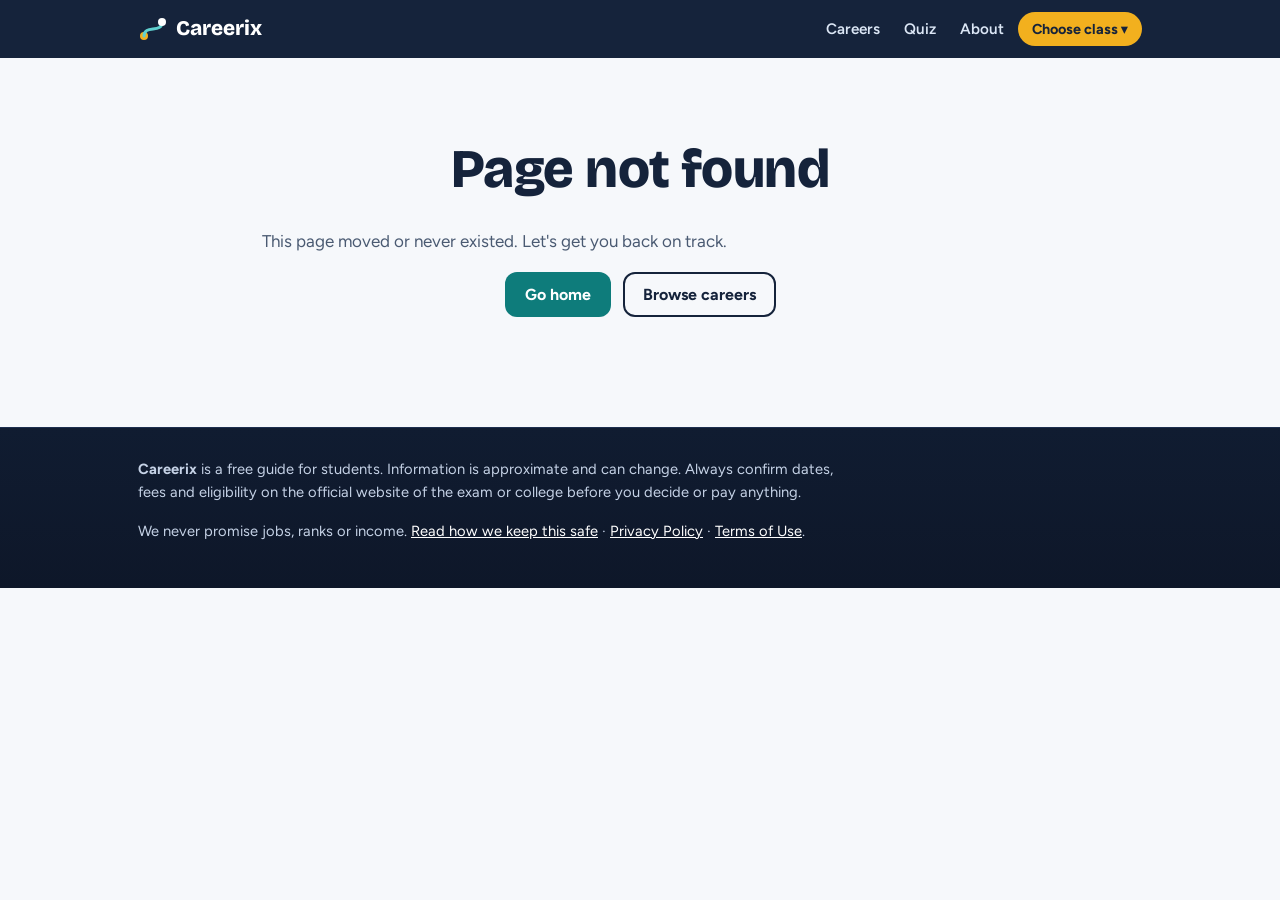
<file: 404_with_google_verification-4.html>
<!DOCTYPE html>
<html lang="en">
<head>
  <meta charset="utf-8">
  <meta name="viewport" content="width=device-width, initial-scale=1">
  <meta name="google-site-verification" content="pgcPtvPe8wboUWy4FonGk49oxaHqmCwMqP8wlRzvu7o" />
  <title>Page not found | Careerix</title>
  <link rel="icon" href="data:image/svg+xml,%3Csvg xmlns='http://www.w3.org/2000/svg' viewBox='0 0 30 30'%3E%3Ccircle cx='6' cy='22' r='4' fill='%23f2b01e'/%3E%3Cpath d='M6 22 C6 10, 24 20, 24 8' stroke='%230e7c7b' stroke-width='3' fill='none' stroke-linecap='round'/%3E%3Ccircle cx='24' cy='8' r='4' fill='%2315233b'/%3E%3C/svg%3E">
  <link href="https://fonts.googleapis.com/css2?family=Bricolage+Grotesque:wght@600;700;800&family=Figtree:wght@400;600;700&display=swap" rel="stylesheet">
  <link rel="stylesheet" href="style.css">
</head>
<body data-page="404">
  <div id="site-header"></div>
  <main class="section">
    <div class="wrap" style="text-align:center; padding: 40px 0;">
      <h1>Page not found</h1>
      <p class="muted">This page moved or never existed. Let's get you back on track.</p>
      <div class="btn-row" style="justify-content:center">
        <a class="btn btn-primary" href="index.html">Go home</a>
        <a class="btn btn-ghost" href="careers.html">Browse careers</a>
      </div>
    </div>
  </main>
  <div id="site-footer"></div>
  <script>
/*
  Careerix career data.
  To add a career: copy one block below, change the values, and add it to the list.
  Roadmap step "s" (stage) must be one of: "9", "10", "11", "12", "college", "work".
  Set verified:true only after you have checked every fact on the official websites.
*/
window.CAREERS = [
  {
    id: "doctor",
    name: "Doctor (MBBS)",
    tagline: "Diagnose and treat patients. Long study, high responsibility, respected everywhere.",
    streams: ["Science"],
    streamNote: "Science with Physics, Chemistry, Biology and English (PCB)",
    verified: true,
    updated: "September 2026",
    overview: "To become a doctor in India you complete MBBS after Class 12. Admission is only through NEET UG, so your Class 11 and 12 preparation decides everything. After MBBS you can start working or study further for a specialty.",
    roadmap: [
      { s: "9", t: "Build strong basics", d: "Focus on NCERT Science and Maths. Read the Biology chapters with curiosity. There is no exam yet, but concepts learned now make Class 11 easier." },
      { s: "10", t: "Choose Science with Biology", d: "After Class 10 pick the Science stream with Physics, Chemistry, Biology and English. Check that your school offers PCB (or PCMB)." },
      { s: "11", t: "Start NEET-focused study", d: "Study NCERT Class 11 Physics, Chemistry and Biology line by line. Take chapter tests. Decide whether you will self-study, join coaching, or use an online course." },
      { s: "12", t: "Class 12 boards and NEET UG", d: "Pass Class 12 with PCB and English. The usual minimum is 50% aggregate for General category (lower for reserved categories). Appear for NEET UG, conducted by NTA, usually in May. You must be at least 17 years old by 31 December of the admission year." },
      { s: "12", t: "Counselling and seat allotment", d: "MCC runs counselling for the 15% All India Quota and central institutes. Each state runs its own counselling for the 85% state quota seats, and state domicile rules apply. Register, fill choices, and report to your allotted college." },
      { s: "college", t: "MBBS: 5.5 years", d: "4.5 years of study plus 1 year of compulsory rotating internship in a hospital." },
      { s: "work", t: "Register and start practising", d: "After internship you register with the State Medical Council / NMC to practise as a doctor." },
      { s: "work", t: "Specialise (optional)", d: "Take NEET PG for MD/MS or diploma courses. Super-specialisation (DM/MCh) comes after that." }
    ],
    subjects: ["Physics", "Chemistry", "Biology", "English"],
    skills: ["Patience and empathy", "Strong memory and concepts", "Handling long study hours", "Calm under pressure", "Clear communication with patients"],
    exams: [
      { name: "NEET UG", body: "National Testing Agency (NTA)", note: "The only entrance for MBBS in India, including private and deemed universities." },
      { name: "NEET PG", body: "NBEMS", note: "After MBBS, for MD/MS and diploma seats." }
    ],
    courses: [
      { name: "MBBS", duration: "5.5 years (including 1 year internship)" },
      { name: "Other NEET routes: BDS, BAMS, BHMS, BSc Nursing", duration: "Around 4 to 5.5 years" }
    ],
    cost: {
      govt: "Very low in government colleges: roughly ₹1 lakh to ₹10 lakh for the whole course, depending on the state.",
      private: "Roughly ₹50 lakh to ₹1.5 crore or more for the whole course.",
      note: "Approximate. Fees differ by state and college. Check the official fee details in MCC or state counselling."
    },
    roles: [
      { title: "Government Medical Officer", pay: "Fixed pay scale plus allowances; varies by state" },
      { title: "Resident doctor (during MD/MS)", pay: "Monthly stipend; varies by college" },
      { title: "Specialist / Surgeon", pay: "Rises a lot after specialisation; varies widely" },
      { title: "Public health, medical research, teaching", pay: "Depends on institution and role" }
    ],
    salaryNote: "Early years are usually modest and pay grows after specialisation. Pay depends heavily on state, hospital and specialty. Treat any number you see online as a rough guide.",
    faqs: [
      { q: "Can I become a doctor without NEET?", a: "No. NEET UG is compulsory for MBBS in India, in government and private colleges." },
      { q: "Do I need Maths for MBBS?", a: "No. You need Physics, Chemistry, Biology and English in Class 12." },
      { q: "Government or private college?", a: "Government seats cost far less but need a much higher NEET rank. Private seats are easier to get but very expensive." },
      { q: "How many times can I attempt NEET?", a: "There is currently no limit on attempts and no upper age limit, but always confirm in the latest NEET information bulletin." },
      { q: "What if I do not get MBBS?", a: "NEET also opens BDS, AYUSH courses (BAMS, BHMS), BSc Nursing and allied health courses. You can also repeat the attempt." }
    ],
    checklist: [
      "Choose Science with Biology after Class 10",
      "Finish NCERT Biology, Chemistry and Physics line by line",
      "Read the NEET UG information bulletin when NTA releases it",
      "Solve previous year NEET papers",
      "Register for NEET UG only on the official website",
      "Keep documents ready for counselling (marksheets, ID, category certificate)",
      "Plan a backup: BDS, AYUSH, Nursing or a repeat attempt"
    ],
    sources: [
      { label: "NEET UG (NTA)", url: "https://neet.nta.nic.in" },
      { label: "National Medical Commission", url: "https://www.nmc.org.in" },
      { label: "MCC counselling", url: "https://mcc.nic.in" }
    ],
    tags: { bio: 3, people: 2, service: 2, research: 1 }
  },

  {
    id: "engineer",
    name: "Engineer",
    tagline: "Design and build machines, buildings, circuits and systems. Maths and problem solving all the way.",
    streams: ["Science"],
    streamNote: "Science with Physics, Maths compulsory, plus Chemistry (most common), Biology, Biotechnology or a vocational subject",
    verified: true,
    updated: "September 2026",
    overview: "Most engineers do a 4-year B.Tech after Class 12. JEE Main has no age limit and no minimum Class 12 marks just to appear, but admission to NITs, IIITs and GFTIs needs 75% aggregate in Class 12 (65% for SC/ST/PwD), or a top-20-percentile finish. Top government institutes (IITs) admit through JEE Advanced, which only students among the top scorers of JEE Main can attempt.",
    roadmap: [
      { s: "9", t: "Get strong in Maths and Science", d: "Build your basics in Maths and Physics. Practise problems, not just reading." },
      { s: "10", t: "Choose Science with Maths (PCM)", d: "After Class 10 pick Physics, Maths and one more subject from Chemistry, Biology, Biotechnology or a vocational subject, along with English." },
      { s: "11", t: "Start JEE-level preparation", d: "Study NCERT first, then problem books. Decide between self-study, coaching or online classes." },
      { s: "12", t: "Boards and JEE / state exams", d: "Physics and Maths are compulsory in Class 12 for JEE Main; there is no minimum percentage or age limit to appear in the exam itself. Appear for JEE Main (2 sessions, up to 6 attempts over 3 years); admission to NITs, IIITs and GFTIs needs 75% aggregate in Class 12 (65% for SC/ST/PwD). Top JEE Main scorers can then appear for JEE Advanced (for IITs), which has its own separate age condition (born on or after 1 October 2002 for General/OBC-NCL/EWS, with relaxation for SC/ST/PwD). Also check state entrance exams and private university exams such as BITSAT and VITEEE." },
      { s: "college", t: "B.Tech: 4 years", d: "Choose a branch (Computer Science, Mechanical, Civil, Electrical, Electronics and more). Do internships from the 2nd or 3rd year and build projects." },
      { s: "work", t: "Job, GATE or higher studies", d: "Options: campus placement, government/PSU jobs through GATE, M.Tech, MBA, or starting your own venture." }
    ],
    subjects: ["Physics", "Maths", "Chemistry / Biology / vocational subject", "English"],
    skills: ["Logical thinking", "Problem solving", "Basic coding", "Curiosity about how things work"],
    exams: [
      { name: "JEE Main", body: "National Testing Agency (NTA)", note: "No age limit to appear; up to 6 attempts over 3 consecutive years from your Class 12 passing year. For NITs, IIITs and GFTIs." },
      { name: "JEE Advanced", body: "Conducted by an IIT on rotation", note: "Only for the top scorers of JEE Main. Has its own age condition (born on or after 1 Oct 2002 for General/OBC-NCL/EWS, with SC/ST/PwD relaxation) — for admission to IITs." },
      { name: "State entrance exams and BITSAT / VITEEE", body: "Various", note: "For state and private colleges." },
      { name: "GATE", body: "IITs / IISc", note: "After B.Tech, for M.Tech and PSU jobs." }
    ],
    courses: [
      { name: "B.Tech / B.E.", duration: "4 years" },
      { name: "M.Tech (optional)", duration: "2 years" }
    ],
    cost: {
      govt: "Government institutes (IIT/NIT) cost roughly ₹5 lakh to ₹10 lakh for the full course.",
      private: "Private colleges roughly ₹8 lakh to ₹25 lakh or more for the full course.",
      note: "Approximate. Fees change each year and differ by college. Check the official website of each college."
    },
    roles: [
      { title: "Software / IT engineer", pay: "Entry pay varies widely by company and college" },
      { title: "Core engineer (mechanical, civil, electrical)", pay: "Usually lower at entry than IT and grows with experience" },
      { title: "PSU / government engineer", pay: "Fixed government pay scale" },
      { title: "Research, M.Tech, MBA or startup", pay: "Depends on path" }
    ],
    salaryNote: "Pay depends far more on your skills, college and branch than on the degree itself.",
    faqs: [
      { q: "Is there an age limit for JEE?", a: "JEE Main has no age limit. JEE Advanced has its own separate age condition tied to your birth date, so check the official notification if you took a long gap." },
      { q: "Do I need coaching for JEE?", a: "Not compulsory. Many students crack it through self-study or online classes. Coaching helps some people with structure and practice." },
      { q: "Can I become an engineer without JEE?", a: "Yes. Many state and private colleges admit through state exams, BITSAT, VITEEE or their own tests." },
      { q: "Is Maths compulsory?", a: "Yes. Physics and Maths are compulsory in Class 12 for JEE Main, along with one more subject from Chemistry, Biology, Biotechnology or a vocational subject." },
      { q: "Which branch should I choose?", a: "Pick by interest and by what you enjoy building or solving, not only by placement stories." }
    ],
    checklist: [
      "Choose Science with Maths after Class 10",
      "Finish NCERT Physics, Chemistry and Maths",
      "Read the JEE Main information bulletin on the official site",
      "Solve previous year JEE papers",
      "Check state entrance exams and private college exams",
      "Start a small project or learn basic coding"
    ],
    sources: [
      { label: "JEE Main (NTA)", url: "https://jeemain.nta.nic.in" },
      { label: "JEE Advanced", url: "https://jeeadv.ac.in" }
    ],
    tags: { maths: 3, tech: 2, research: 1 }
  },

  {
    id: "software-developer",
    name: "Software Developer",
    tagline: "Build apps, websites and software. You can start learning from home, even in school.",
    streams: ["Science", "Commerce", "Arts"],
    streamNote: "Any stream works. Maths helps but is not compulsory.",
    verified: true,
    updated: "September 2026",
    overview: "Software developers write the code behind apps, websites and games. You can enter through a degree (B.Tech CSE, BCA, B.Sc Computer Science) or by learning skills yourself and building a portfolio of projects. CUET has no age limit and no fixed minimum Class 12 marks from NTA, though individual universities set their own course cut-offs.",
    roadmap: [
      { s: "9", t: "Try coding for free", d: "Start with a beginner course on Python or web basics (HTML, CSS, JavaScript). Build tiny things like a calculator or a quiz page." },
      { s: "10", t: "Pick a stream that keeps options open", d: "Science with Maths gives the most options (B.Tech). Commerce or Arts with Computer Science can lead to BCA or B.Sc." },
      { s: "11", t: "Learn one language properly", d: "Go deeper in Python or JavaScript. Learn how to use GitHub and put your projects online." },
      { s: "12", t: "Choose your route", d: "Route A: B.Tech CSE through JEE or state exams. Route B: BCA / B.Sc Computer Science, often through CUET or the college's own test." },
      { s: "college", t: "Degree plus real projects", d: "3 to 4 years. Build projects, do internships, contribute to open source, and practise problem solving." },
      { s: "work", t: "First job and growth", d: "Start as a junior or intern developer, then specialise: web, mobile, backend, cloud, AI or cybersecurity." }
    ],
    subjects: ["Maths (helpful)", "Computer Science / Informatics Practices (if available)", "English"],
    skills: ["Logical thinking", "One programming language", "Problem solving", "Reading documentation", "Patience with debugging"],
    exams: [
      { name: "JEE Main / state exams", body: "NTA / states", note: "For B.Tech CSE." },
      { name: "CUET", body: "National Testing Agency (NTA)", note: "For many central universities' BCA / B.Sc programmes." },
      { name: "College's own entrance tests", body: "Various", note: "Common for BCA and private universities." }
    ],
    courses: [
      { name: "B.Tech CSE / IT", duration: "4 years" },
      { name: "BCA or B.Sc Computer Science", duration: "3 years" },
      { name: "MCA (optional)", duration: "2 years" }
    ],
    cost: {
      govt: "Government colleges are the cheapest route, roughly ₹1 lakh to ₹10 lakh depending on the course.",
      private: "Private colleges roughly ₹3 lakh to ₹20 lakh or more depending on the course and college.",
      note: "Approximate. Many free resources exist, so your skills can grow whatever college you get."
    },
    roles: [
      { title: "Frontend / Backend / Full-stack developer", pay: "Entry pay varies widely by company" },
      { title: "Mobile app developer", pay: "Varies" },
      { title: "Data or AI engineer", pay: "Varies; often needs stronger Maths" },
      { title: "Freelance developer", pay: "Not fixed; depends on skills and clients" }
    ],
    salaryNote: "Skills and projects matter more than the name of your degree. Pay varies a lot between companies. Be careful about ads promising guaranteed jobs or income.",
    faqs: [
      { q: "Can I become a developer without a B.Tech?", a: "Yes. BCA, B.Sc or self-learning with a strong portfolio can work. Some companies still prefer a degree, so keep a degree route open." },
      { q: "Which language should I start with?", a: "Python is a friendly start. JavaScript is great if you want to build websites." },
      { q: "Do I need a laptop?", a: "It helps a lot, but you can begin on a phone with browser-based coding tools and move to a laptop later." },
      { q: "Is AI going to replace developers?", a: "AI tools change how developers work, but people who understand problems and code well are still needed. Learn to use AI tools while you build strong basics." }
    ],
    checklist: [
      "Complete one free beginner course",
      "Build 3 small projects",
      "Create a GitHub account and upload your projects",
      "Learn basic problem solving (arrays, loops, logic)",
      "Choose a degree route for after Class 12",
      "Avoid paid courses that promise guaranteed jobs"
    ],
    sources: [
      { label: "CUET (NTA)", url: "https://cuet.nta.nic.in" },
      { label: "JEE Main (NTA)", url: "https://jeemain.nta.nic.in" }
    ],
    tags: { tech: 3, maths: 2, create: 1 }
  },

  {
    id: "ca-finance",
    name: "CA / Finance",
    tagline: "Work with accounts, tax, audit and money. Tough exams, strong demand.",
    streams: ["Commerce", "Science", "Arts"],
    streamNote: "Commerce is common, but students from any stream can enter.",
    verified: true,
    updated: "September 2026",
    overview: "A Chartered Accountant (CA) handles accounting, tax, auditing and financial advice. CA is a professional course run by ICAI, not a normal degree. Registration for CA Foundation needs a mandatory 4-month study gap before the exam (so register at least 4 months before your target attempt), and CA Intermediate needs an 8-month gap. Many students also do B.Com alongside. Other finance routes are CMA, CFA and CS.",
    roadmap: [
      { s: "9", t: "Get comfortable with Maths and Accounts", d: "Build number sense. If your school offers it, learn basic Commerce ideas." },
      { s: "10", t: "Choose Commerce (or another stream)", d: "Commerce with Accountancy, Business Studies and Economics is the most direct. Maths is helpful." },
      { s: "11", t: "Learn Accountancy well", d: "Practise journal entries and ledgers. Consider learning basic Excel." },
      { s: "12", t: "Register for CA Foundation", d: "Register with ICAI and take the CA Foundation exam. Check ICAI's latest rules for registration timing and eligibility." },
      { s: "college", t: "CA Intermediate, articleship, Final", d: "Pass Intermediate, complete practical training (articleship) with a practising CA, then clear the Final. Many students do B.Com or another degree in parallel." },
      { s: "work", t: "Practice, job or higher finance", d: "Options: work in a firm, corporate finance, start your own practice, or move into investment or consulting roles." }
    ],
    subjects: ["Accountancy", "Business Studies", "Economics", "Maths (helpful)"],
    skills: ["Attention to detail", "Comfort with numbers", "Discipline for long exams", "Basic Excel", "Honesty and ethics"],
    exams: [
      { name: "CA Foundation, Intermediate and Final", body: "ICAI", note: "Foundation needs a 4-month study gap after registering; Intermediate needs 8 months. Graduates (55% Commerce / 60% others) can skip Foundation via the Direct Entry route. Check ICAI for the latest scheme and attempt dates." },
      { name: "CMA / CS / CFA (alternatives)", body: "ICMAI / ICSI / CFA Institute", note: "Other finance qualifications." }
    ],
    courses: [
      { name: "CA (Foundation, Intermediate, Final)", duration: "Roughly 4.5 to 5+ years including articleship" },
      { name: "B.Com (in parallel or alone)", duration: "3 years" }
    ],
    cost: {
      govt: "CA exam fees are relatively low compared with other professional courses.",
      private: "Coaching is optional and can add a significant cost.",
      note: "Approximate and changes often. Check ICAI's official fee details."
    },
    roles: [
      { title: "Chartered Accountant (practice)", pay: "Grows with your client base and experience" },
      { title: "Auditor / Tax consultant", pay: "Varies by firm" },
      { title: "Corporate finance / CFO track", pay: "Varies by company" },
      { title: "Investment or financial analyst", pay: "Varies" }
    ],
    salaryNote: "CA fresher pay varies by firm and city and grows with experience. Pass rates are low, so consistent effort matters more than a quick result.",
    faqs: [
      { q: "Is CA very hard?", a: "Yes, pass rates are low. But steady study and practice work for many students." },
      { q: "Can I do CA and B.Com together?", a: "Many students do. Check your college's attendance rules." },
      { q: "Is CA possible from Science or Arts?", a: "Yes. The route starts with ICAI registration, which is open to students from all streams." }
    ],
    checklist: [
      "Read ICAI's latest student pages on eligibility and registration",
      "Pick Commerce or keep another stream with a plan",
      "Practise Accountancy every week",
      "Learn basic Excel",
      "Plan articleship early"
    ],
    sources: [
      { label: "ICAI (official)", url: "https://www.icai.org" }
    ],
    tags: { finance: 3, maths: 2, business: 1 }
  },

  {
    id: "lawyer",
    name: "Lawyer",
    tagline: "Argue cases, advise companies and protect people's rights. Reading, writing and speaking matter most.",
    streams: ["Arts", "Commerce", "Science"],
    streamNote: "Any stream is accepted for law entrance exams.",
    verified: true,
    updated: "September 2026",
    overview: "You can study law right after Class 12 through a 5-year integrated course (BA LLB, BBA LLB), or after graduation through a 3-year LLB. CLAT has no upper age limit and needs 45% in Class 12 (40% for SC/ST), and is held once a year (CLAT 2027 is set for 6 December 2026). To practise in court you enrol with a State Bar Council and clear the All India Bar Examination.",
    roadmap: [
      { s: "9", t: "Read and speak more", d: "Read newspapers, join debates and practise writing clearly." },
      { s: "10", t: "Any stream works", d: "Arts (History, Political Science) is common, but Commerce and Science students can also take law." },
      { s: "11", t: "Build reading and reasoning skills", d: "Read the news daily, practise logical reasoning, basic quantitative technique questions, and improve English." },
      { s: "12", t: "Law entrance exams", d: "CLAT has no age limit and needs 45% in Class 12 (40% SC/ST/PwD); it tests English, current affairs, legal reasoning, logical reasoning and quantitative techniques across 24 NLUs. Also check AILET (NLU Delhi), LSAT India or university-specific tests. Check each exam's official notification for exact dates." },
      { s: "college", t: "5-year integrated law or 3-year LLB", d: "Do moot courts, internships with lawyers and courts, and legal writing." },
      { s: "work", t: "Enrol and choose a path", d: "Enrol with a State Bar Council, clear AIBE, and choose litigation, corporate law, judiciary (judicial services exams), or legal advisory." }
    ],
    subjects: ["English", "History / Political Science (helpful)", "Any stream subjects"],
    skills: ["Reading fast and clearly", "Logical reasoning", "Basic quantitative aptitude", "Writing and speaking", "Patience and research"],
    exams: [
      { name: "CLAT", body: "Consortium of NLUs", note: "No age limit; 45% in Class 12 (40% SC/ST). For 24 National Law Universities." },
      { name: "AILET", body: "NLU Delhi", note: "For NLU Delhi." },
      { name: "AIBE", body: "Bar Council of India", note: "After law, to practise as an advocate." },
      { name: "Judicial Services exams", body: "State High Courts / PSCs", note: "To become a judge (magistrate) after LLB." }
    ],
    courses: [
      { name: "BA LLB / BBA LLB (integrated)", duration: "5 years" },
      { name: "LLB after graduation", duration: "3 years" },
      { name: "LLM (optional)", duration: "1 to 2 years" }
    ],
    cost: {
      govt: "Public law universities are relatively affordable.",
      private: "Private law universities can be very expensive.",
      note: "Approximate; check each university's official fees."
    },
    roles: [
      { title: "Litigation advocate", pay: "Modest at first; grows with experience and reputation" },
      { title: "Corporate lawyer", pay: "Often higher, especially from top law schools" },
      { title: "Judge (judicial services)", pay: "Fixed government pay scale" },
      { title: "Legal advisor / in-house counsel", pay: "Varies" }
    ],
    salaryNote: "Early litigation income is often modest and grows with time. Corporate roles from top colleges pay more. Results vary a lot.",
    faqs: [
      { q: "Is Maths needed for law?", a: "Not much. Reading, reasoning and English are more important." },
      { q: "Can I do law after graduation?", a: "Yes. You can do a 3-year LLB after any graduation degree." },
      { q: "How do I become a judge?", a: "Complete LLB and clear the Judicial Services exam of your state or the relevant high court." }
    ],
    checklist: [
      "Read a newspaper every day",
      "Practise English and logical reasoning",
      "Note CLAT dates from the official consortium website",
      "Attend a moot court or debate",
      "Find a lawyer or court intern option during college"
    ],
    sources: [
      { label: "Consortium of NLUs (CLAT)", url: "https://consortiumofnlus.ac.in" },
      { label: "Bar Council of India", url: "https://www.barcouncilofindia.org" }
    ],
    tags: { law: 3, write: 2, people: 1, service: 1 }
  },

  {
    id: "teacher",
    name: "Teacher / Professor",
    tagline: "Help others learn. Stable career with real impact on students.",
    streams: ["Arts", "Commerce", "Science"],
    streamNote: "Choose the stream of the subject you want to teach.",
    verified: true,
    updated: "September 2026",
    overview: "To teach in schools you usually need a graduation degree in your subject plus a teacher training degree (B.Ed, standardised to 2 years by NCTE), and you clear TET/CTET (no upper age limit, minimum age 17, no limit on attempts). To teach in colleges you generally complete a master's degree and clear NET, or hold a PhD.",
    roadmap: [
      { s: "9", t: "Practise explaining", d: "Help classmates with a topic. Teaching others is the best way to learn." },
      { s: "10", t: "Choose a stream by your teaching subject", d: "Pick the stream that matches the subject you love, such as Maths, Science, English or History." },
      { s: "11", t: "Go deep in your subject", d: "Build strong understanding of your favourite subject." },
      { s: "12", t: "Choose your degree route", d: "Route A: graduation in your subject, then B.Ed. Route B: an integrated teacher education programme (ITEP) if offered. CUET is used by many universities. Check the official notifications." },
      { s: "college", t: "Graduation, then teacher training", d: "Finish your degree, then B.Ed (2 years) or an integrated course. For college teaching, continue to a master's degree." },
      { s: "work", t: "TET / CTET, NET and jobs", d: "Clear TET/CTET for school jobs. Clear NET (and often PhD) for college and university jobs." }
    ],
    subjects: ["Your chosen teaching subject", "English or Hindi communication"],
    skills: ["Clear explanation", "Patience", "Subject knowledge", "Speaking and listening"],
    exams: [
      { name: "CTET / State TET", body: "CBSE / states", note: "Eligibility for school teaching jobs." },
      { name: "UGC NET", body: "NTA", note: "For assistant professor and research fellowship." },
      { name: "CUET", body: "NTA", note: "For admission to many central universities." }
    ],
    courses: [
      { name: "Graduation (B.A / B.Sc / B.Com)", duration: "3 years" },
      { name: "B.Ed", duration: "2 years" },
      { name: "M.A / M.Sc and PhD (for college teaching)", duration: "2 years plus research years" }
    ],
    cost: {
      govt: "Government colleges keep costs low.",
      private: "Private colleges cost more.",
      note: "Approximate; check the official fee pages of the institutes."
    },
    roles: [
      { title: "Primary / secondary school teacher", pay: "Varies by government or private school" },
      { title: "College / university professor", pay: "Government pay scale; private varies" },
      { title: "Coaching or online educator", pay: "Depends on students and reputation" },
      { title: "Curriculum designer / education content creator", pay: "Varies" }
    ],
    salaryNote: "Government teaching jobs have fixed scales and are considered stable. Private school pay varies a lot.",
    faqs: [
      { q: "Do I need B.Ed to teach?", a: "For most school teaching jobs, yes. Check the latest NCTE and state rules." },
      { q: "Can I teach online?", a: "Yes, but pay and stability vary. A strong subject base and communication skills matter." },
      { q: "How do I teach in college?", a: "Complete a master's degree and clear UGC NET (or hold a PhD as per rules)." }
    ],
    checklist: [
      "Decide the subject you want to teach",
      "Practise explaining a topic to someone every week",
      "Check current B.Ed and TET rules on official sites",
      "Plan your degree and B.Ed timeline"
    ],
    sources: [
      { label: "CTET", url: "https://ctet.nic.in" },
      { label: "NCTE", url: "https://ncte.gov.in" }
    ],
    tags: { teach: 3, people: 2, write: 1, service: 1 }
  },

  {
    id: "government-jobs",
    name: "Government Jobs (UPSC, SSC, Banking)",
    tagline: "Serve the country through civil services, administration, railways, banking and more.",
    streams: ["Arts", "Commerce", "Science"],
    streamNote: "Any stream. Most exams need a graduation degree first.",
    verified: true,
    updated: "September 2026",
    overview: "Government jobs are filled through exams. UPSC Civil Services (IAS, IPS, IFS and others) needs any graduation degree; age must be 21-32 for General/EWS (35 for OBC, 37 for SC/ST, up to 42 for PwBD, all as on 1 August of the exam year), with 6 attempts for General/EWS, 9 for OBC, and unlimited (within the age limit) for SC/ST. SSC, banking, railways and state PSC exams have different education and age rules. Competition is high, so a backup plan is wise.",
    roadmap: [
      { s: "9", t: "Build reading habits", d: "Read the newspaper and NCERT books. Take an interest in how the country works." },
      { s: "10", t: "Choose the stream you enjoy", d: "Any stream can lead here. Choose what you can score well in." },
      { s: "11", t: "Keep a strong base", d: "Focus on your subjects and keep reading current affairs and general knowledge." },
      { s: "12", t: "Choose your graduation degree", d: "Pick a degree you can finish well. Consider a course that helps with a backup career." },
      { s: "college", t: "Graduate and start exam preparation", d: "Study the syllabus for the exam you want (UPSC, SSC CGL, banking or state PSC). Check age limits and attempt limits on the official site." },
      { s: "work", t: "Appear for exams and keep a backup", d: "Many candidates take more than one attempt. Keep a backup job or skill while you prepare." }
    ],
    subjects: ["Any stream", "Strong NCERT base (History, Geography, Polity, Economy, Science)"],
    skills: ["Consistent study habit", "Current affairs awareness", "Answer writing", "Handling long preparation"],
    exams: [
      { name: "UPSC Civil Services Examination", body: "UPSC", note: "Prelims, Mains and Interview. Age 21-32 (General/EWS), 21-35 (OBC), 21-37 (SC/ST), as on 1 August of the exam year; always check the current notification." },
      { name: "SSC CGL and similar", body: "Staff Selection Commission", note: "For many central government posts." },
      { name: "IBPS / SBI exams", body: "IBPS / SBI", note: "For banking jobs." },
      { name: "State PSC exams", body: "State Public Service Commissions", note: "For state civil services." }
    ],
    courses: [
      { name: "Any graduation degree", duration: "3 to 4 years" }
    ],
    cost: {
      govt: "The exam fees are low. Coaching is optional.",
      private: "Coaching can cost from a small amount to a large amount depending on the programme.",
      note: "Approximate. Many students use free resources and self-study."
    },
    roles: [
      { title: "IAS / IPS / IFS and other Civil Services", pay: "Government pay scale plus allowances" },
      { title: "SSC posts (clerk, inspector, officer)", pay: "Government pay scale" },
      { title: "Bank PO / Clerk", pay: "Bank pay scale" },
      { title: "State civil services", pay: "State pay scale" }
    ],
    salaryNote: "Pay is decided by government pay scales and allowances, and the job security is a major attraction. Success is not guaranteed, so plan a backup.",
    faqs: [
      { q: "Can I prepare while studying in college?", a: "Yes. Many students start in the final years of graduation." },
      { q: "Is coaching required?", a: "Not required. Many candidates succeed with self-study." },
      { q: "How many attempts do I get for UPSC?", a: "6 attempts for General/EWS, 9 for OBC, and unlimited attempts (within the age limit) for SC/ST. Always check the latest UPSC notification for exact figures." }
    ],
    checklist: [
      "Read the official notification of your target exam",
      "Read one newspaper daily",
      "Read NCERT books",
      "Note age and attempt limits from the official site",
      "Plan a backup skill or job"
    ],
    sources: [
      { label: "UPSC", url: "https://upsc.gov.in" },
      { label: "SSC", url: "https://ssc.gov.in" }
    ],
    tags: { service: 3, law: 1, write: 1, people: 1 }
  },

  {
    id: "defence-nda",
    name: "Defence Officer (NDA)",
    tagline: "Join the Army, Navy or Air Force as an officer. Fitness, discipline and courage.",
    streams: ["Science", "Arts", "Commerce"],
    streamNote: "Army wing accepts any stream. Air Force and Navy wings need Physics and Maths in Class 12.",
    verified: true,
    updated: "September 2026",
    overview: "The National Defence Academy (NDA) exam is conducted by UPSC, twice a year, for students who are Class 12 pass or appearing (Class 11 students are not eligible). The age window is strict: 16.5 to 19.5 years, with no relaxation for any category. Since 2022, unmarried women can apply for all three wings (Army, Navy, Air Force). After NDA training you become an officer. Other routes include CDS after graduation. Physical and medical fitness are essential.",
    roadmap: [
      { s: "9", t: "Build fitness habits", d: "Run, do basic exercises and stay active. Sleep and diet matter." },
      { s: "10", t: "Choose your stream with options in mind", d: "Science with Maths keeps all NDA wings open (Army, Navy, Air Force)." },
      { s: "11", t: "Study and stay fit", d: "Prepare Maths and General Ability along with your regular subjects." },
      { s: "12", t: "Appear for NDA exam", d: "Apply through the official UPSC notification. Check age limits, eligibility and gender rules in that notification. The process includes a written exam, SSB interview and medical tests." },
      { s: "college", t: "Training at NDA, then officer training", d: "Cadets train at the NDA, then move to their service academy (IMA, Naval Academy or Air Force Academy)." },
      { s: "work", t: "Commissioned officer", d: "Serve as an officer. Other entry routes include CDS after graduation." }
    ],
    subjects: ["Maths and Physics (for Air Force and Navy wings)", "English", "General knowledge"],
    skills: ["Physical fitness", "Discipline", "Leadership", "Team spirit", "Mental strength"],
    exams: [
      { name: "NDA and NA exam", body: "UPSC", note: "Written exam, then SSB interview and medical." },
      { name: "CDS", body: "UPSC", note: "After graduation, another officer entry route." },
      { name: "Agniveer and other recruitment schemes", body: "Various", note: "Check the official notifications for the latest scheme details." }
    ],
    courses: [
      { name: "NDA training with a degree", duration: "3 years at NDA plus 1 year at a service academy" }
    ],
    cost: {
      govt: "Training and education at the academy are sponsored by the government.",
      private: "Not applicable",
      note: "Approximate. Check the official notification for details."
    },
    roles: [
      { title: "Army officer", pay: "Government pay scale plus allowances" },
      { title: "Navy officer", pay: "Government pay scale plus allowances" },
      { title: "Air Force officer / pilot", pay: "Government pay scale plus allowances" }
    ],
    salaryNote: "Officers receive a government pay scale and allowances. The job is demanding and involves postings across the country.",
    faqs: [
      { q: "Can girls apply for NDA?", a: "Yes. Women are eligible under the current rules. Check the latest official notification for details." },
      { q: "What is SSB?", a: "The Services Selection Board interview tests personality, leadership and mental strength over several days." },
      { q: "What if I do not get selected?", a: "Keep studying. CDS after graduation and other routes exist, and you should always keep a backup plan." }
    ],
    checklist: [
      "Start regular exercise and sleep habits",
      "Take Science with Maths if you want all NDA wings open",
      "Read the latest UPSC NDA notification for eligibility",
      "Practise NDA previous year papers",
      "Learn about SSB and practise communication skills"
    ],
    sources: [
      { label: "UPSC (NDA)", url: "https://upsc.gov.in" }
    ],
    tags: { physical: 3, service: 3 }
  },

  {
    id: "designer",
    name: "Designer (UI/UX, Graphic, Product)",
    tagline: "Make things look good and work well: apps, brands, posters, products.",
    streams: ["Arts", "Science", "Commerce"],
    streamNote: "Any stream. A portfolio of your work matters a lot.",
    verified: true,
    updated: "September 2026",
    overview: "Designers create the look and feel of apps, websites, brands and products. You can enter through design colleges (NID, NIFT, IIT design programmes via UCEED) or by building skills and a portfolio. Note that UCEED and NID B.Des have upper age limits tied to your birth date (similar to JEE Advanced), unlike most other design learning routes. Free tools like Canva and Figma let you start now.",
    roadmap: [
      { s: "9", t: "Start making things", d: "Draw, edit photos and try free tools like Canva. Make posters for school events." },
      { s: "10", t: "Choose a stream you can also use as backup", d: "Any stream works. Keep drawing and design projects going alongside." },
      { s: "11", t: "Build a small portfolio", d: "Collect 5 to 8 of your best designs. Learn the basics of colour, spacing and typography." },
      { s: "12", t: "Design entrance exams", d: "Check exams such as NID DAT, NIFT entrance, UCEED (for IIT design programmes) and other design colleges' tests. Read each official notification." },
      { s: "college", t: "B.Des or a related degree", d: "Typically 4 years. Do internships and grow your portfolio." },
      { s: "work", t: "Work or freelance", d: "Join a studio or company, or freelance. Specialise in UI/UX, branding, motion or product design." }
    ],
    subjects: ["Any stream", "Art or drawing (helpful)"],
    skills: ["Creativity", "Sketching or digital design", "Attention to detail", "Understanding users", "Accepting feedback"],
    exams: [
      { name: "UCEED", body: "IIT Bombay", note: "For B.Des at IIT design programmes and some others." },
      { name: "NID DAT", body: "National Institute of Design", note: "For B.Des at NID." },
      { name: "NIFT entrance", body: "NIFT", note: "For fashion and related design courses." }
    ],
    courses: [
      { name: "B.Des", duration: "4 years" },
      { name: "Design diploma or online certificates", duration: "Months to 1 to 2 years" }
    ],
    cost: {
      govt: "Public design institutes have moderate fees.",
      private: "Private design colleges can be expensive.",
      note: "Approximate. Many free learning resources exist for the skills."
    },
    roles: [
      { title: "UI/UX designer", pay: "Varies by company" },
      { title: "Graphic / brand designer", pay: "Varies" },
      { title: "Product designer", pay: "Varies" },
      { title: "Freelance designer", pay: "Not fixed; depends on clients" }
    ],
    salaryNote: "Your portfolio matters more than certificates. Freelance income is not guaranteed.",
    faqs: [
      { q: "Do I need to be good at drawing?", a: "It helps for some design fields, but UI/UX and digital design rely more on thinking and tools." },
      { q: "Can I start from my phone?", a: "Yes. Canva and Figma work in the browser or app, so you can begin right now." },
      { q: "Do I need a design degree?", a: "Not always. Strong portfolios can open doors, but a degree adds structure and networking." }
    ],
    checklist: [
      "Make 5 designs in Canva or Figma",
      "Learn basics of colour, spacing and fonts",
      "Save your best work as a small portfolio",
      "Check UCEED / NID / NIFT official notifications",
      "Ask for feedback and improve"
    ],
    sources: [
      { label: "UCEED", url: "https://www.uceed.iitb.ac.in" },
      { label: "NIFT", url: "https://www.nift.ac.in" }
    ],
    tags: { create: 3, tech: 1 }
  },

  {
    id: "data-science-ai",
    name: "Data Science / AI",
    tagline: "Use data and machine learning to find patterns and build smart systems.",
    streams: ["Science"],
    streamNote: "Science with Maths is the strongest route.",
    verified: true,
    updated: "September 2026",
    overview: "Data scientists and AI engineers use Maths, statistics and programming to work with data and build models. The usual path is B.Tech (CSE/AI), or B.Sc in Maths, Statistics or Data Science, and then an M.Tech or MS for advanced roles.",
    roadmap: [
      { s: "9", t: "Enjoy Maths and try Python", d: "Practise Maths problems and try beginner Python." },
      { s: "10", t: "Choose Science with Maths", d: "Maths is important for data science and AI." },
      { s: "11", t: "Strengthen Maths and coding", d: "Learn probability and statistics basics. Practise Python." },
      { s: "12", t: "Choose a degree", d: "B.Tech CSE/AI/Data Science through JEE or state exams, or B.Sc Maths, Statistics or Data Science through CUET or college exams." },
      { s: "college", t: "Build data projects", d: "Learn Python, SQL, statistics and machine learning. Work on real projects and datasets, and do internships." },
      { s: "work", t: "Entry role and specialise", d: "Start as an analyst or junior data scientist. Specialise in ML, NLP, computer vision or data engineering. Many roles prefer a master's degree." }
    ],
    subjects: ["Maths", "Physics", "Computer Science (if available)", "English"],
    skills: ["Maths and statistics", "Python", "SQL", "Curiosity about data", "Clear explanation of findings"],
    exams: [
      { name: "JEE Main / state exams", body: "NTA / states", note: "For B.Tech." },
      { name: "CUET", body: "NTA", note: "For B.Sc programmes at many universities." },
      { name: "GATE", body: "IITs / IISc", note: "For M.Tech in related fields." }
    ],
    courses: [
      { name: "B.Tech CSE / AI / Data Science", duration: "4 years" },
      { name: "B.Sc Maths / Statistics / Data Science", duration: "3 years" },
      { name: "M.Tech / MS / M.Sc (optional)", duration: "2 years" }
    ],
    cost: {
      govt: "Government colleges are the most affordable.",
      private: "Private colleges cost more; fees vary widely.",
      note: "Approximate. Many quality courses are free online."
    },
    roles: [
      { title: "Data analyst", pay: "Varies" },
      { title: "Data scientist", pay: "Varies; often higher with advanced degrees" },
      { title: "Machine learning engineer", pay: "Varies" },
      { title: "AI researcher", pay: "Depends on institution and degree" }
    ],
    salaryNote: "Skills, projects and degrees affect pay. The field changes quickly, so learning never stops.",
    faqs: [
      { q: "Do I need very strong Maths?", a: "You need good Maths, especially statistics, probability and linear algebra, but you can build it step by step." },
      { q: "Can I start without a laptop?", a: "You can learn theory on a phone, but coding practice is much easier on a laptop." },
      { q: "Is a master's needed?", a: "Not always, but many advanced AI research roles prefer it." }
    ],
    checklist: [
      "Practise Maths every week",
      "Learn Python basics",
      "Learn basic statistics and probability",
      "Try a small data project",
      "Choose your degree route after Class 12"
    ],
    sources: [
      { label: "CUET (NTA)", url: "https://cuet.nta.nic.in" },
      { label: "JEE Main (NTA)", url: "https://jeemain.nta.nic.in" }
    ],
    tags: { maths: 3, tech: 2, research: 2 }
  },

  {
    id: "business-mba",
    name: "Business / MBA",
    tagline: "Manage teams, run companies or start your own. People, money and decisions.",
    streams: ["Commerce", "Arts", "Science"],
    streamNote: "Any stream. Commerce is a common start.",
    verified: true,
    updated: "September 2026",
    overview: "Business careers include management, marketing, sales, operations and entrepreneurship. You can do BBA or B.Com after Class 12, then an MBA (via CAT and other exams) after graduation. Integrated 5-year IPM programmes (via IPMAT) let you start right after Class 12 too — rules vary a lot by institute: IIM Indore has no fixed minimum Class 12 percentage, while IIM Rohtak needs 60% (55% SC/ST/PwD) and caps age at 20 (25 for SC/ST/PwD).",
    roadmap: [
      { s: "9", t: "Try small business ideas", d: "Sell something at a school fair or run a small project. Learn how money and customers work." },
      { s: "10", t: "Choose the stream you can score in", d: "Commerce is common but Science and Arts can also lead to MBA later." },
      { s: "11", t: "Learn basics of business and Maths", d: "Study Economics, Business Studies or Maths. Improve English and communication." },
      { s: "12", t: "Choose BBA / B.Com or an integrated programme", d: "Options include BBA, B.Com, or integrated management programmes (for example, through IPMAT). Check each institute's official notification." },
      { s: "college", t: "Graduate and gain experience", d: "Do internships, join clubs and build leadership experience." },
      { s: "work", t: "MBA or start working", d: "MBA usually needs an entrance exam such as CAT, and many candidates work for a few years first. You can also start your own business." }
    ],
    subjects: ["Economics", "Business Studies", "Maths (helpful)", "English"],
    skills: ["Communication", "Leadership", "Decision making", "Comfort with numbers", "Teamwork"],
    exams: [
      { name: "CAT", body: "IIMs", note: "For MBA at IIMs and many other B-schools." },
      { name: "IPMAT", body: "IIM Indore / IIM Rohtak", note: "For integrated management programmes after Class 12." },
      { name: "CUET / college tests", body: "NTA / colleges", note: "For BBA and B.Com admission." }
    ],
    courses: [
      { name: "BBA / B.Com", duration: "3 years" },
      { name: "MBA / PGDM", duration: "2 years" }
    ],
    cost: {
      govt: "Public colleges are the cheapest for BBA / B.Com.",
      private: "Top MBA programmes can be very expensive.",
      note: "Approximate. Check fees and placement reports on the official websites."
    },
    roles: [
      { title: "Manager (marketing, operations, HR, finance)", pay: "Varies by company and college" },
      { title: "Consultant", pay: "Varies" },
      { title: "Sales or business development", pay: "Often a mix of fixed pay and incentives" },
      { title: "Entrepreneur", pay: "Not fixed; can be very uncertain" }
    ],
    salaryNote: "MBA pay depends heavily on the institute and your experience. Entrepreneurship has no guaranteed income.",
    faqs: [
      { q: "Do I need to be from Commerce?", a: "No. MBA accepts graduates from all streams." },
      { q: "Should I work before an MBA?", a: "Many people do, because experience helps in interviews and learning." },
      { q: "Can a student start a business?", a: "You can start small projects, but as a minor be careful about money, contracts and safety, and involve a parent or guardian." }
    ],
    checklist: [
      "Try a small project or school business",
      "Improve English and communication",
      "Learn basic Excel",
      "Check IPMAT / CAT official pages",
      "Build leadership through clubs or teams"
    ],
    sources: [
      { label: "IIM CAT", url: "https://iimcat.ac.in" }
    ],
    tags: { business: 3, people: 2, finance: 1 }
  },

  {
    id: "content-creator-media",
    name: "Content Creator / Media",
    tagline: "Tell stories through video, writing, photos and audio. Creative, but earnings are uncertain.",
    streams: ["Arts", "Commerce", "Science"],
    streamNote: "Any stream. Skills and consistency matter most.",
    verified: true,
    updated: "September 2026",
    overview: "Media and content careers include journalism, video editing, photography, writing, social media and film. You can start creating now with a phone. A degree in journalism or mass communication helps for news and media jobs.",
    roadmap: [
      { s: "9", t: "Start creating safely", d: "Write, shoot or edit for fun. Ask your parents before posting online and never share personal details." },
      { s: "10", t: "Choose a stream you enjoy", d: "Any stream works. Arts is common for journalism." },
      { s: "11", t: "Build a small body of work", d: "Create a few pieces: articles, edited videos or photos. Learn basic editing tools." },
      { s: "12", t: "Choose a media degree (optional)", d: "Options include BA in Journalism and Mass Communication (BJMC). Some institutes such as IIMC have their own entrance exams. Check official notifications." },
      { s: "college", t: "Learn, intern and build a portfolio", d: "Study media basics and get internships at newspapers, studios or agencies." },
      { s: "work", t: "Work, freelance or build your channel", d: "Options: media jobs, agency roles, freelance work, or your own channel or brand." }
    ],
    subjects: ["English or Hindi", "Any stream"],
    skills: ["Storytelling", "Writing", "Video or photo editing", "Consistency", "Understanding an audience"],
    exams: [
      { name: "IIMC entrance", body: "Indian Institute of Mass Communication", note: "For postgraduate media programmes." },
      { name: "CUET / college tests", body: "NTA / colleges", note: "For BJMC and mass communication courses." }
    ],
    courses: [
      { name: "BJMC / BA Mass Communication", duration: "3 years" },
      { name: "Diploma or PG in Journalism / Film / Media", duration: "1 to 2 years" }
    ],
    cost: {
      govt: "Public universities are affordable.",
      private: "Private media schools vary a lot.",
      note: "Approximate. You can start with free tools and a phone."
    },
    roles: [
      { title: "Journalist / Reporter", pay: "Varies by outlet" },
      { title: "Video editor / Filmmaker", pay: "Varies; often project-based" },
      { title: "Content writer / Social media manager", pay: "Varies" },
      { title: "Independent creator", pay: "Not fixed; depends on audience and brand deals" }
    ],
    salaryNote: "Creator income is uncertain and can take a long time to build. Nobody can promise earnings. Do not pay anyone who guarantees followers or income.",
    faqs: [
      { q: "Can I earn quickly as a creator?", a: "Rarely. Most creators take a long time to build an audience, and many never earn much from it. Treat it as skill-building first." },
      { q: "Is it safe for teenagers to post online?", a: "Only with parent or guardian permission. Never share personal details, location or school information." },
      { q: "Do I need a media degree?", a: "It helps for journalism and traditional media. For creators, your skills and consistency matter more." }
    ],
    checklist: [
      "Talk to a parent or guardian before posting publicly",
      "Choose one format to practise (writing, video or photos)",
      "Publish or save 10 pieces of work",
      "Learn basic editing",
      "Avoid anyone selling fake followers or guaranteed income"
    ],
    sources: [
      { label: "IIMC", url: "https://iimc.gov.in" }
    ],
    tags: { create: 3, write: 2, people: 1 }
  }
];

</script>
  <script>
/* Careerix shared code: class choice, header, footer */
(function () {
  var CLASSES = [
    { k: "9", label: "Class 9", short: "9" },
    { k: "10", label: "Class 10", short: "10" },
    { k: "11", label: "Class 11", short: "11" },
    { k: "12", label: "Class 12", short: "12" },
    { k: "college", label: "College", short: "Col." }
  ];
  var STAGE_ORDER = ["9", "10", "11", "12", "college", "work"];
  var KEY = "careerix.class";

  function getClass() {
    try { return localStorage.getItem(KEY) || ""; } catch (e) { return ""; }
  }
  function setClass(k) {
    try { localStorage.setItem(KEY, k); } catch (e) {}
    updatePill();
    document.dispatchEvent(new CustomEvent("classchange", { detail: k }));
  }
  function classLabel(k) {
    for (var i = 0; i < CLASSES.length; i++) if (CLASSES[i].k === k) return CLASSES[i].label;
    return "";
  }
  function esc(s) {
    return String(s).replace(/[&<>"']/g, function (c) {
      return { "&": "&amp;", "<": "&lt;", ">": "&gt;", '"': "&quot;", "'": "&#39;" }[c];
    });
  }

  function updatePill() {
    var pill = document.getElementById("classPill");
    if (!pill) return;
    var k = getClass();
    pill.textContent = k ? classLabel(k) + " ▾" : "Choose class ▾";
    var dlgBtns = document.querySelectorAll("#classDialog .dlg-opts button");
    dlgBtns.forEach(function (b) { b.setAttribute("aria-pressed", String(b.dataset.k === k)); });
  }

  function openClassDialog() {
    var dlg = document.getElementById("classDialog");
    if (dlg.showModal) dlg.showModal(); else dlg.setAttribute("open", "");
  }

  function buildChrome() {
    var page = document.body.getAttribute("data-page") || "";
    var header = document.getElementById("site-header");
    if (header) {
      header.className = "site-header";
      header.innerHTML =
        '<div class="wrap">' +
        '<a class="logo" href="index.html" aria-label="Careerix home">' +
        '<svg width="30" height="30" viewBox="0 0 30 30" aria-hidden="true"><circle cx="6" cy="22" r="4" fill="#f2b01e"/><path d="M6 22 C6 10, 24 20, 24 8" stroke="#5fd0cf" stroke-width="3" fill="none" stroke-linecap="round"/><circle cx="24" cy="8" r="4" fill="#fff"/></svg>' +
        'Careerix</a>' +
        '<nav class="nav" aria-label="Main">' +
        '<a href="careers.html"' + (page === "careers" ? ' aria-current="page"' : "") + '>Careers</a>' +
        '<a href="quiz.html"' + (page === "quiz" ? ' aria-current="page"' : "") + '>Quiz</a>' +
        '<a href="about.html"' + (page === "about" ? ' aria-current="page"' : "") + '>About</a>' +
        '<button class="class-pill" id="classPill" type="button" aria-haspopup="dialog">Choose class ▾</button>' +
        '</nav></div>';
    }

    var footer = document.getElementById("site-footer");
    if (footer) {
      footer.className = "site-footer";
      footer.innerHTML =
        '<div class="wrap">' +
        '<p><strong>Careerix</strong> is a free guide for students. Information is approximate and can change. ' +
        'Always confirm dates, fees and eligibility on the official website of the exam or college before you decide or pay anything.</p>' +
        '<p>We never promise jobs, ranks or income. <a href="about.html">Read how we keep this safe</a> · <a href="privacy.html">Privacy Policy</a> · <a href="terms.html">Terms of Use</a>.</p>' +
        '</div>';
    }

    var dlg = document.createElement("dialog");
    dlg.id = "classDialog";
    dlg.setAttribute("aria-labelledby", "dlgTitle");
    var opts = CLASSES.map(function (c) {
      return '<button type="button" data-k="' + c.k + '" aria-pressed="false">' + c.label + "</button>";
    }).join("");
    dlg.innerHTML =
      '<h2 id="dlgTitle">Which class are you in?</h2>' +
      '<p class="muted">We will show only the steps that are still ahead of you.</p>' +
      '<div class="dlg-opts">' + opts + "</div>" +
      '<button class="btn btn-ghost" type="button" id="dlgClose">Close</button>';
    document.body.appendChild(dlg);

    dlg.querySelectorAll(".dlg-opts button").forEach(function (b) {
      b.addEventListener("click", function () {
        setClass(b.dataset.k);
        if (dlg.close) dlg.close(); else dlg.removeAttribute("open");
      });
    });
    document.getElementById("dlgClose").addEventListener("click", function () {
      if (dlg.close) dlg.close(); else dlg.removeAttribute("open");
    });
    var pill = document.getElementById("classPill");
    if (pill) pill.addEventListener("click", openClassDialog);
    updatePill();
  }

  window.Careerix = {
    CLASSES: CLASSES,
    STAGE_ORDER: STAGE_ORDER,
    getClass: getClass,
    setClass: setClass,
    classLabel: classLabel,
    openClassDialog: openClassDialog,
    esc: esc,
    byId: function (id) {
      var list = window.CAREERS || [];
      for (var i = 0; i < list.length; i++) if (list[i].id === id) return list[i];
      return null;
    }
  };

  document.addEventListener("DOMContentLoaded", buildChrome);
})();

</script>
</body>
</html>
</file>
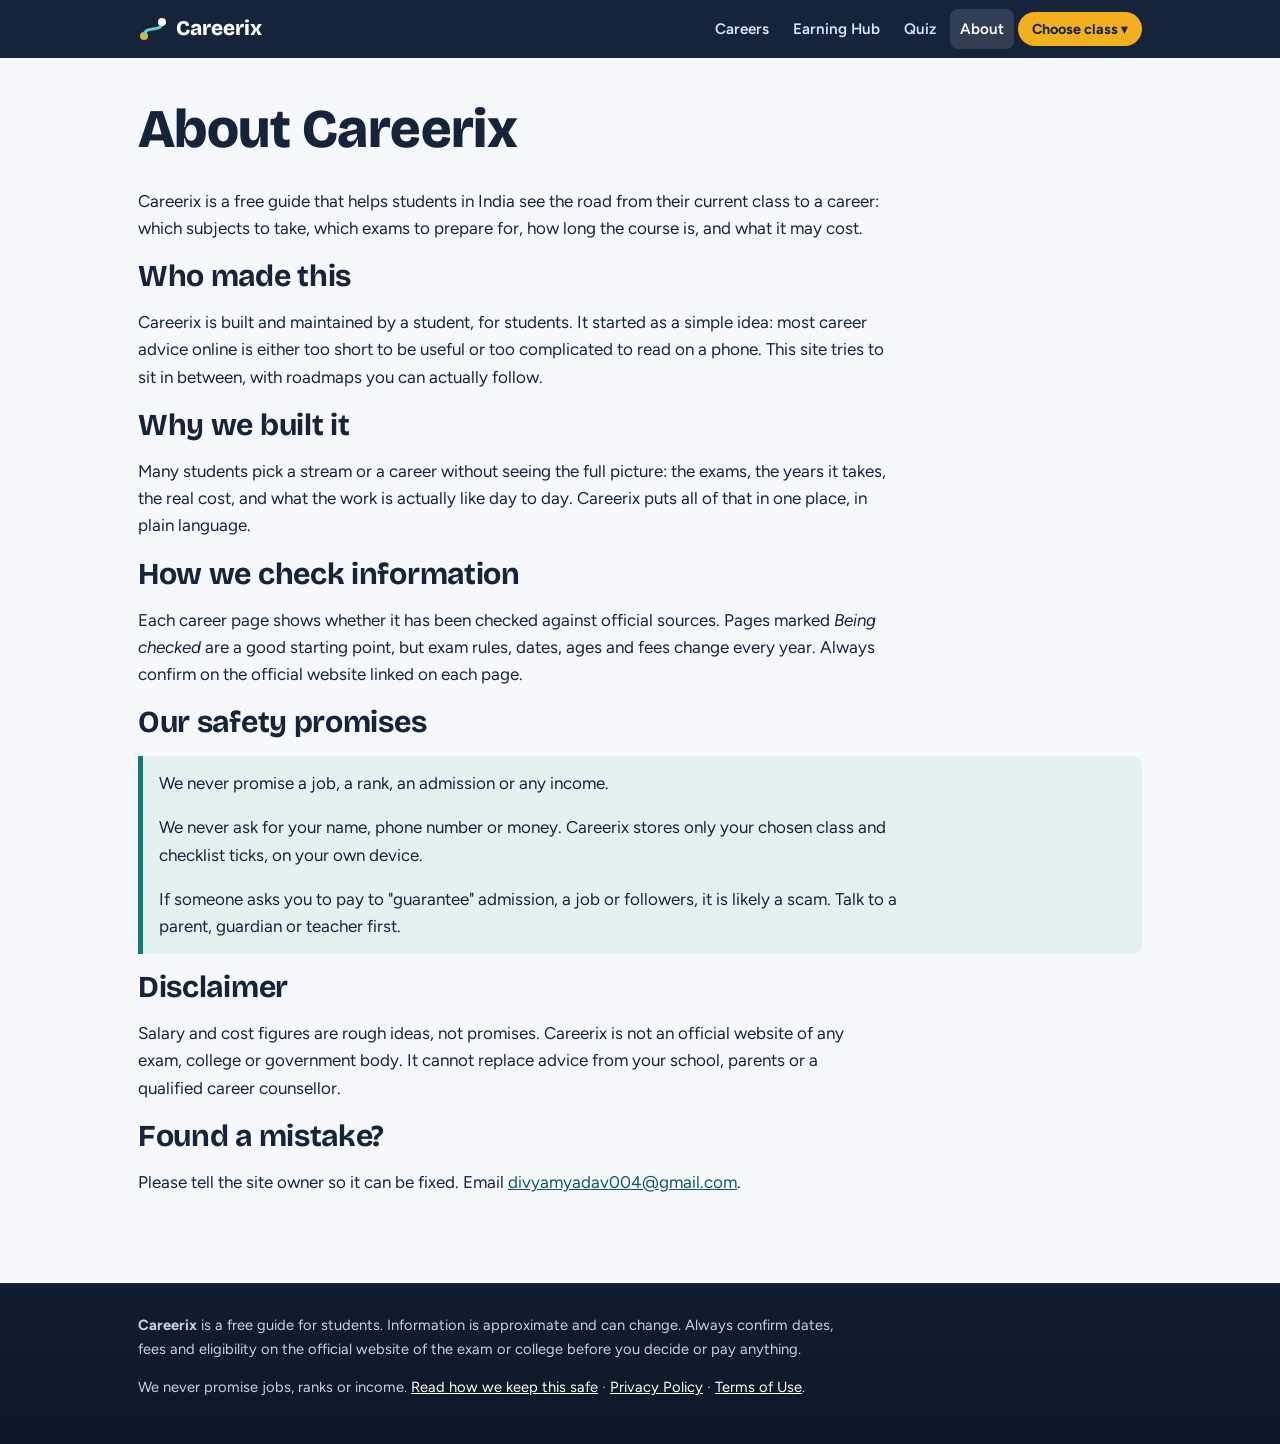
<file: about.html>
<!DOCTYPE html>
<html lang="en">
<head>
  <meta name="google-site-verification" content="pgcPtvPe8wboUWy4FonGk49oxaHqmCwMqP8wlRzvu7o" />
  <meta name="google-adsense-account" content="ca-pub-4979689090776995">
  <!-- Google tag (gtag.js), loaded after the page finishes so it never competes with rendering -->
  <script>
    window.dataLayer = window.dataLayer || [];
    function gtag(){dataLayer.push(arguments);}
    gtag('js', new Date());
    gtag('config', 'G-3VFRKDKVZB');
    function __loadGA(){
      var s = document.createElement('script');
      s.async = true;
      s.src = 'https://www.googletagmanager.com/gtag/js?id=G-3VFRKDKVZB';
      document.head.appendChild(s);
    }
    if (document.readyState === 'complete') { __loadGA(); }
    else { window.addEventListener('load', __loadGA); }
  </script>
  <meta charset="utf-8">
  <meta name="viewport" content="width=device-width, initial-scale=1">
  <title>About and safety | Careerix</title>
  <link rel="icon" href="data:image/svg+xml,%3Csvg xmlns=%27http://www.w3.org/2000/svg%27 viewBox=%270 0 30 30%27%3E%3Ccircle cx=%276%27 cy=%2722%27 r=%274%27 fill=%27%23f2b01e%27/%3E%3Cpath d=%27M6 22 C6 10, 24 20, 24 8%27 stroke=%27%230e7c7b%27 stroke-width=%273%27 fill=%27none%27 stroke-linecap=%27round%27/%3E%3Ccircle cx=%2724%27 cy=%278%27 r=%274%27 fill=%27%2315233b%27/%3E%3C/svg%3E">
  <meta name="description" content="How Careerix works, how information is checked, and our safety promises for students.">
  <link rel="preconnect" href="https://fonts.googleapis.com">
  <link rel="preconnect" href="https://fonts.gstatic.com" crossorigin>
  <link href="https://fonts.googleapis.com/css2?family=Bricolage+Grotesque:wght@600;700;800&family=Figtree:wght@400;600;700&display=swap" rel="stylesheet">
  <link rel="stylesheet" href="style.css">
</head>
<body data-page="about">
  <div id="site-header"></div>

  <main class="section">
    <div class="wrap">
      <h1>About Careerix</h1>
      <p>Careerix is a free guide that helps students in India see the road from their current class to a career: which subjects to take, which exams to prepare for, how long the course is, and what it may cost.</p>

      <h2>Who made this</h2>
      <p>Careerix is built and maintained by a student, for students. It started as a simple idea: most career advice online is either too short to be useful or too complicated to read on a phone. This site tries to sit in between, with roadmaps you can actually follow.</p>

      <h2>Why we built it</h2>
      <p>Many students pick a stream or a career without seeing the full picture: the exams, the years it takes, the real cost, and what the work is actually like day to day. Careerix puts all of that in one place, in plain language.</p>

      <h2>How we check information</h2>
      <p>Each career page shows whether it has been checked against official sources. Pages marked <em>Being checked</em> are a good starting point, but exam rules, dates, ages and fees change every year. Always confirm on the official website linked on each page.</p>

      <h2>Our safety promises</h2>
      <div class="note ok">
        <p>We never promise a job, a rank, an admission or any income.</p>
        <p>We never ask for your name, phone number or money. Careerix stores only your chosen class and checklist ticks, on your own device.</p>
        <p>If someone asks you to pay to "guarantee" admission, a job or followers, it is likely a scam. Talk to a parent, guardian or teacher first.</p>
      </div>

      <h2>Disclaimer</h2>
      <p>Salary and cost figures are rough ideas, not promises. Careerix is not an official website of any exam, college or government body. It cannot replace advice from your school, parents or a qualified career counsellor.</p>

      <h2>Found a mistake?</h2>
      <p>Please tell the site owner so it can be fixed. Email <a href="mailto:divyamyadav004@gmail.com">divyamyadav004@gmail.com</a>.</p>
    </div>
  </main>

  <div id="site-footer"></div>

  <script>
/*
  Careerix career data.
  To add a career: copy one block below, change the values, and add it to the list.
  Roadmap step "s" (stage) must be one of: "9", "10", "11", "12", "college", "work".
  Set verified:true only after you have checked every fact on the official websites.
*/
window.CAREERS = [
  {
    id: "doctor",
    name: "Doctor (MBBS)",
    tagline: "Diagnose and treat patients. Long study, high responsibility, respected everywhere.",
    streams: ["Science"],
    streamNote: "Science with Physics, Chemistry, Biology and English (PCB)",
    verified: true,
    updated: "September 2026",
    overview: "To become a doctor in India you complete MBBS after Class 12. Admission is only through NEET UG, so your Class 11 and 12 preparation decides everything. After MBBS you can start working or study further for a specialty.",
    roadmap: [
      { s: "9", t: "Build strong basics", d: "Focus on NCERT Science and Maths. Read the Biology chapters with curiosity. There is no exam yet, but concepts learned now make Class 11 easier." },
      { s: "10", t: "Choose Science with Biology", d: "After Class 10 pick the Science stream with Physics, Chemistry, Biology and English. Check that your school offers PCB (or PCMB)." },
      { s: "11", t: "Start NEET-focused study", d: "Study NCERT Class 11 Physics, Chemistry and Biology line by line. Take chapter tests. Decide whether you will self-study, join coaching, or use an online course." },
      { s: "12", t: "Class 12 boards and NEET UG", d: "Pass Class 12 with PCB and English. The usual minimum is 50% aggregate for General category (lower for reserved categories). Appear for NEET UG, conducted by NTA, usually in May. You must be at least 17 years old by 31 December of the admission year." },
      { s: "12", t: "Counselling and seat allotment", d: "MCC runs counselling for the 15% All India Quota and central institutes. Each state runs its own counselling for the 85% state quota seats, and state domicile rules apply. Register, fill choices, and report to your allotted college." },
      { s: "college", t: "MBBS: 5.5 years", d: "4.5 years of study plus 1 year of compulsory rotating internship in a hospital." },
      { s: "work", t: "Register and start practising", d: "After internship you register with the State Medical Council / NMC to practise as a doctor." },
      { s: "work", t: "Specialise (optional)", d: "Take NEET PG for MD/MS or diploma courses. Super-specialisation (DM/MCh) comes after that." }
    ],
    subjects: ["Physics", "Chemistry", "Biology", "English"],
    skills: ["Patience and empathy", "Strong memory and concepts", "Handling long study hours", "Calm under pressure", "Clear communication with patients"],
    exams: [
      { name: "NEET UG", body: "National Testing Agency (NTA)", note: "The only entrance for MBBS in India, including private and deemed universities." },
      { name: "NEET PG", body: "NBEMS", note: "After MBBS, for MD/MS and diploma seats." }
    ],
    courses: [
      { name: "MBBS", duration: "5.5 years (including 1 year internship)" },
      { name: "Other NEET routes: BDS, BAMS, BHMS, BSc Nursing", duration: "Around 4 to 5.5 years" }
    ],
    cost: {
      govt: "Very low in government colleges: roughly ₹1 lakh to ₹10 lakh for the whole course, depending on the state.",
      private: "Roughly ₹50 lakh to ₹1.5 crore or more for the whole course.",
      note: "Approximate. Fees differ by state and college. Check the official fee details in MCC or state counselling."
    },
    roles: [
      { title: "Government Medical Officer", pay: "Fixed pay scale plus allowances; varies by state" },
      { title: "Resident doctor (during MD/MS)", pay: "Monthly stipend; varies by college" },
      { title: "Specialist / Surgeon", pay: "Rises a lot after specialisation; varies widely" },
      { title: "Public health, medical research, teaching", pay: "Depends on institution and role" }
    ],
    salaryNote: "Early years are usually modest and pay grows after specialisation. Pay depends heavily on state, hospital and specialty. Treat any number you see online as a rough guide.",
    faqs: [
      { q: "Can I become a doctor without NEET?", a: "No. NEET UG is compulsory for MBBS in India, in government and private colleges." },
      { q: "Do I need Maths for MBBS?", a: "No. You need Physics, Chemistry, Biology and English in Class 12." },
      { q: "Government or private college?", a: "Government seats cost far less but need a much higher NEET rank. Private seats are easier to get but very expensive." },
      { q: "How many times can I attempt NEET?", a: "There is currently no limit on attempts and no upper age limit, but always confirm in the latest NEET information bulletin." },
      { q: "What if I do not get MBBS?", a: "NEET also opens BDS, AYUSH courses (BAMS, BHMS), BSc Nursing and allied health courses. You can also repeat the attempt." }
    ],
    checklist: [
      "Choose Science with Biology after Class 10",
      "Finish NCERT Biology, Chemistry and Physics line by line",
      "Read the NEET UG information bulletin when NTA releases it",
      "Solve previous year NEET papers",
      "Register for NEET UG only on the official website",
      "Keep documents ready for counselling (marksheets, ID, category certificate)",
      "Plan a backup: BDS, AYUSH, Nursing or a repeat attempt"
    ],
    sources: [
      { label: "NEET UG (NTA)", url: "https://neet.nta.nic.in" },
      { label: "National Medical Commission", url: "https://www.nmc.org.in" },
      { label: "MCC counselling", url: "https://mcc.nic.in" }
    ],
    tags: { bio: 3, people: 2, service: 2, research: 1 }
  },

  {
    id: "engineer",
    name: "Engineer",
    tagline: "Design and build machines, buildings, circuits and systems. Maths and problem solving all the way.",
    streams: ["Science"],
    streamNote: "Science with Physics, Maths compulsory, plus Chemistry (most common), Biology, Biotechnology or a vocational subject",
    verified: true,
    updated: "September 2026",
    overview: "Most engineers do a 4-year B.Tech after Class 12. JEE Main has no age limit and no minimum Class 12 marks just to appear, but admission to NITs, IIITs and GFTIs needs 75% aggregate in Class 12 (65% for SC/ST/PwD), or a top-20-percentile finish. Top government institutes (IITs) admit through JEE Advanced, which only students among the top scorers of JEE Main can attempt.",
    roadmap: [
      { s: "9", t: "Get strong in Maths and Science", d: "Build your basics in Maths and Physics. Practise problems, not just reading." },
      { s: "10", t: "Choose Science with Maths (PCM)", d: "After Class 10 pick Physics, Maths and one more subject from Chemistry, Biology, Biotechnology or a vocational subject, along with English." },
      { s: "11", t: "Start JEE-level preparation", d: "Study NCERT first, then problem books. Decide between self-study, coaching or online classes." },
      { s: "12", t: "Boards and JEE / state exams", d: "Physics and Maths are compulsory in Class 12 for JEE Main; there is no minimum percentage or age limit to appear in the exam itself. Appear for JEE Main (2 sessions, up to 6 attempts over 3 years); admission to NITs, IIITs and GFTIs needs 75% aggregate in Class 12 (65% for SC/ST/PwD). Top JEE Main scorers can then appear for JEE Advanced (for IITs), which has its own separate age condition (born on or after 1 October 2002 for General/OBC-NCL/EWS, with relaxation for SC/ST/PwD). Also check state entrance exams and private university exams such as BITSAT and VITEEE." },
      { s: "college", t: "B.Tech: 4 years", d: "Choose a branch (Computer Science, Mechanical, Civil, Electrical, Electronics and more). Do internships from the 2nd or 3rd year and build projects." },
      { s: "work", t: "Job, GATE or higher studies", d: "Options: campus placement, government/PSU jobs through GATE, M.Tech, MBA, or starting your own venture." }
    ],
    subjects: ["Physics", "Maths", "Chemistry / Biology / vocational subject", "English"],
    skills: ["Logical thinking", "Problem solving", "Basic coding", "Curiosity about how things work"],
    exams: [
      { name: "JEE Main", body: "National Testing Agency (NTA)", note: "No age limit to appear; up to 6 attempts over 3 consecutive years from your Class 12 passing year. For NITs, IIITs and GFTIs." },
      { name: "JEE Advanced", body: "Conducted by an IIT on rotation", note: "Only for the top scorers of JEE Main. Has its own age condition (born on or after 1 Oct 2002 for General/OBC-NCL/EWS, with SC/ST/PwD relaxation) — for admission to IITs." },
      { name: "State entrance exams and BITSAT / VITEEE", body: "Various", note: "For state and private colleges." },
      { name: "GATE", body: "IITs / IISc", note: "After B.Tech, for M.Tech and PSU jobs." }
    ],
    courses: [
      { name: "B.Tech / B.E.", duration: "4 years" },
      { name: "M.Tech (optional)", duration: "2 years" }
    ],
    cost: {
      govt: "Government institutes (IIT/NIT) cost roughly ₹5 lakh to ₹10 lakh for the full course.",
      private: "Private colleges roughly ₹8 lakh to ₹25 lakh or more for the full course.",
      note: "Approximate. Fees change each year and differ by college. Check the official website of each college."
    },
    roles: [
      { title: "Software / IT engineer", pay: "Entry pay varies widely by company and college" },
      { title: "Core engineer (mechanical, civil, electrical)", pay: "Usually lower at entry than IT and grows with experience" },
      { title: "PSU / government engineer", pay: "Fixed government pay scale" },
      { title: "Research, M.Tech, MBA or startup", pay: "Depends on path" }
    ],
    salaryNote: "Pay depends far more on your skills, college and branch than on the degree itself.",
    faqs: [
      { q: "Is there an age limit for JEE?", a: "JEE Main has no age limit. JEE Advanced has its own separate age condition tied to your birth date, so check the official notification if you took a long gap." },
      { q: "Do I need coaching for JEE?", a: "Not compulsory. Many students crack it through self-study or online classes. Coaching helps some people with structure and practice." },
      { q: "Can I become an engineer without JEE?", a: "Yes. Many state and private colleges admit through state exams, BITSAT, VITEEE or their own tests." },
      { q: "Is Maths compulsory?", a: "Yes. Physics and Maths are compulsory in Class 12 for JEE Main, along with one more subject from Chemistry, Biology, Biotechnology or a vocational subject." },
      { q: "Which branch should I choose?", a: "Pick by interest and by what you enjoy building or solving, not only by placement stories." }
    ],
    checklist: [
      "Choose Science with Maths after Class 10",
      "Finish NCERT Physics, Chemistry and Maths",
      "Read the JEE Main information bulletin on the official site",
      "Solve previous year JEE papers",
      "Check state entrance exams and private college exams",
      "Start a small project or learn basic coding"
    ],
    sources: [
      { label: "JEE Main (NTA)", url: "https://jeemain.nta.nic.in" },
      { label: "JEE Advanced", url: "https://jeeadv.ac.in" }
    ],
    tags: { maths: 3, tech: 2, research: 1 }
  },

  {
    id: "software-developer",
    name: "Software Developer",
    tagline: "Build apps, websites and software. You can start learning from home, even in school.",
    streams: ["Science", "Commerce", "Arts"],
    streamNote: "Any stream works. Maths helps but is not compulsory.",
    verified: true,
    updated: "September 2026",
    overview: "Software developers write the code behind apps, websites and games. You can enter through a degree (B.Tech CSE, BCA, B.Sc Computer Science) or by learning skills yourself and building a portfolio of projects. CUET has no age limit and no fixed minimum Class 12 marks from NTA, though individual universities set their own course cut-offs.",
    roadmap: [
      { s: "9", t: "Try coding for free", d: "Start with a beginner course on Python or web basics (HTML, CSS, JavaScript). Build tiny things like a calculator or a quiz page." },
      { s: "10", t: "Pick a stream that keeps options open", d: "Science with Maths gives the most options (B.Tech). Commerce or Arts with Computer Science can lead to BCA or B.Sc." },
      { s: "11", t: "Learn one language properly", d: "Go deeper in Python or JavaScript. Learn how to use GitHub and put your projects online." },
      { s: "12", t: "Choose your route", d: "Route A: B.Tech CSE through JEE or state exams. Route B: BCA / B.Sc Computer Science, often through CUET or the college's own test." },
      { s: "college", t: "Degree plus real projects", d: "3 to 4 years. Build projects, do internships, contribute to open source, and practise problem solving." },
      { s: "work", t: "First job and growth", d: "Start as a junior or intern developer, then specialise: web, mobile, backend, cloud, AI or cybersecurity." }
    ],
    subjects: ["Maths (helpful)", "Computer Science / Informatics Practices (if available)", "English"],
    skills: ["Logical thinking", "One programming language", "Problem solving", "Reading documentation", "Patience with debugging"],
    exams: [
      { name: "JEE Main / state exams", body: "NTA / states", note: "For B.Tech CSE." },
      { name: "CUET", body: "National Testing Agency (NTA)", note: "For many central universities' BCA / B.Sc programmes." },
      { name: "College's own entrance tests", body: "Various", note: "Common for BCA and private universities." }
    ],
    courses: [
      { name: "B.Tech CSE / IT", duration: "4 years" },
      { name: "BCA or B.Sc Computer Science", duration: "3 years" },
      { name: "MCA (optional)", duration: "2 years" }
    ],
    cost: {
      govt: "Government colleges are the cheapest route, roughly ₹1 lakh to ₹10 lakh depending on the course.",
      private: "Private colleges roughly ₹3 lakh to ₹20 lakh or more depending on the course and college.",
      note: "Approximate. Many free resources exist, so your skills can grow whatever college you get."
    },
    roles: [
      { title: "Frontend / Backend / Full-stack developer", pay: "Entry pay varies widely by company" },
      { title: "Mobile app developer", pay: "Varies" },
      { title: "Data or AI engineer", pay: "Varies; often needs stronger Maths" },
      { title: "Freelance developer", pay: "Not fixed; depends on skills and clients" }
    ],
    salaryNote: "Skills and projects matter more than the name of your degree. Pay varies a lot between companies. Be careful about ads promising guaranteed jobs or income.",
    faqs: [
      { q: "Can I become a developer without a B.Tech?", a: "Yes. BCA, B.Sc or self-learning with a strong portfolio can work. Some companies still prefer a degree, so keep a degree route open." },
      { q: "Which language should I start with?", a: "Python is a friendly start. JavaScript is great if you want to build websites." },
      { q: "Do I need a laptop?", a: "It helps a lot, but you can begin on a phone with browser-based coding tools and move to a laptop later." },
      { q: "Is AI going to replace developers?", a: "AI tools change how developers work, but people who understand problems and code well are still needed. Learn to use AI tools while you build strong basics." }
    ],
    checklist: [
      "Complete one free beginner course",
      "Build 3 small projects",
      "Create a GitHub account and upload your projects",
      "Learn basic problem solving (arrays, loops, logic)",
      "Choose a degree route for after Class 12",
      "Avoid paid courses that promise guaranteed jobs"
    ],
    sources: [
      { label: "CUET (NTA)", url: "https://cuet.nta.nic.in" },
      { label: "JEE Main (NTA)", url: "https://jeemain.nta.nic.in" }
    ],
    tags: { tech: 3, maths: 2, create: 1 }
  },

  {
    id: "ca-finance",
    name: "CA / Finance",
    tagline: "Work with accounts, tax, audit and money. Tough exams, strong demand.",
    streams: ["Commerce", "Science", "Arts"],
    streamNote: "Commerce is common, but students from any stream can enter.",
    verified: true,
    updated: "September 2026",
    overview: "A Chartered Accountant (CA) handles accounting, tax, auditing and financial advice. CA is a professional course run by ICAI, not a normal degree. Registration for CA Foundation needs a mandatory 4-month study gap before the exam (so register at least 4 months before your target attempt), and CA Intermediate needs an 8-month gap. Many students also do B.Com alongside. Other finance routes are CMA, CFA and CS.",
    roadmap: [
      { s: "9", t: "Get comfortable with Maths and Accounts", d: "Build number sense. If your school offers it, learn basic Commerce ideas." },
      { s: "10", t: "Choose Commerce (or another stream)", d: "Commerce with Accountancy, Business Studies and Economics is the most direct. Maths is helpful." },
      { s: "11", t: "Learn Accountancy well", d: "Practise journal entries and ledgers. Consider learning basic Excel." },
      { s: "12", t: "Register for CA Foundation", d: "Register with ICAI and take the CA Foundation exam. Check ICAI's latest rules for registration timing and eligibility." },
      { s: "college", t: "CA Intermediate, articleship, Final", d: "Pass Intermediate, complete practical training (articleship) with a practising CA, then clear the Final. Many students do B.Com or another degree in parallel." },
      { s: "work", t: "Practice, job or higher finance", d: "Options: work in a firm, corporate finance, start your own practice, or move into investment or consulting roles." }
    ],
    subjects: ["Accountancy", "Business Studies", "Economics", "Maths (helpful)"],
    skills: ["Attention to detail", "Comfort with numbers", "Discipline for long exams", "Basic Excel", "Honesty and ethics"],
    exams: [
      { name: "CA Foundation, Intermediate and Final", body: "ICAI", note: "Foundation needs a 4-month study gap after registering; Intermediate needs 8 months. Graduates (55% Commerce / 60% others) can skip Foundation via the Direct Entry route. Check ICAI for the latest scheme and attempt dates." },
      { name: "CMA / CS / CFA (alternatives)", body: "ICMAI / ICSI / CFA Institute", note: "Other finance qualifications." }
    ],
    courses: [
      { name: "CA (Foundation, Intermediate, Final)", duration: "Roughly 4.5 to 5+ years including articleship" },
      { name: "B.Com (in parallel or alone)", duration: "3 years" }
    ],
    cost: {
      govt: "CA exam fees are relatively low compared with other professional courses.",
      private: "Coaching is optional and can add a significant cost.",
      note: "Approximate and changes often. Check ICAI's official fee details."
    },
    roles: [
      { title: "Chartered Accountant (practice)", pay: "Grows with your client base and experience" },
      { title: "Auditor / Tax consultant", pay: "Varies by firm" },
      { title: "Corporate finance / CFO track", pay: "Varies by company" },
      { title: "Investment or financial analyst", pay: "Varies" }
    ],
    salaryNote: "CA fresher pay varies by firm and city and grows with experience. Pass rates are low, so consistent effort matters more than a quick result.",
    faqs: [
      { q: "Is CA very hard?", a: "Yes, pass rates are low. But steady study and practice work for many students." },
      { q: "Can I do CA and B.Com together?", a: "Many students do. Check your college's attendance rules." },
      { q: "Is CA possible from Science or Arts?", a: "Yes. The route starts with ICAI registration, which is open to students from all streams." }
    ],
    checklist: [
      "Read ICAI's latest student pages on eligibility and registration",
      "Pick Commerce or keep another stream with a plan",
      "Practise Accountancy every week",
      "Learn basic Excel",
      "Plan articleship early"
    ],
    sources: [
      { label: "ICAI (official)", url: "https://www.icai.org" }
    ],
    tags: { finance: 3, maths: 2, business: 1 }
  },

  {
    id: "lawyer",
    name: "Lawyer",
    tagline: "Argue cases, advise companies and protect people's rights. Reading, writing and speaking matter most.",
    streams: ["Arts", "Commerce", "Science"],
    streamNote: "Any stream is accepted for law entrance exams.",
    verified: true,
    updated: "September 2026",
    overview: "You can study law right after Class 12 through a 5-year integrated course (BA LLB, BBA LLB), or after graduation through a 3-year LLB. CLAT has no upper age limit and needs 45% in Class 12 (40% for SC/ST), and is held once a year (CLAT 2027 is set for 6 December 2026). To practise in court you enrol with a State Bar Council and clear the All India Bar Examination.",
    roadmap: [
      { s: "9", t: "Read and speak more", d: "Read newspapers, join debates and practise writing clearly." },
      { s: "10", t: "Any stream works", d: "Arts (History, Political Science) is common, but Commerce and Science students can also take law." },
      { s: "11", t: "Build reading and reasoning skills", d: "Read the news daily, practise logical reasoning, basic quantitative technique questions, and improve English." },
      { s: "12", t: "Law entrance exams", d: "CLAT has no age limit and needs 45% in Class 12 (40% SC/ST/PwD); it tests English, current affairs, legal reasoning, logical reasoning and quantitative techniques across 24 NLUs. Also check AILET (NLU Delhi), LSAT India or university-specific tests. Check each exam's official notification for exact dates." },
      { s: "college", t: "5-year integrated law or 3-year LLB", d: "Do moot courts, internships with lawyers and courts, and legal writing." },
      { s: "work", t: "Enrol and choose a path", d: "Enrol with a State Bar Council, clear AIBE, and choose litigation, corporate law, judiciary (judicial services exams), or legal advisory." }
    ],
    subjects: ["English", "History / Political Science (helpful)", "Any stream subjects"],
    skills: ["Reading fast and clearly", "Logical reasoning", "Basic quantitative aptitude", "Writing and speaking", "Patience and research"],
    exams: [
      { name: "CLAT", body: "Consortium of NLUs", note: "No age limit; 45% in Class 12 (40% SC/ST). For 24 National Law Universities." },
      { name: "AILET", body: "NLU Delhi", note: "For NLU Delhi." },
      { name: "AIBE", body: "Bar Council of India", note: "After law, to practise as an advocate." },
      { name: "Judicial Services exams", body: "State High Courts / PSCs", note: "To become a judge (magistrate) after LLB." }
    ],
    courses: [
      { name: "BA LLB / BBA LLB (integrated)", duration: "5 years" },
      { name: "LLB after graduation", duration: "3 years" },
      { name: "LLM (optional)", duration: "1 to 2 years" }
    ],
    cost: {
      govt: "Public law universities are relatively affordable.",
      private: "Private law universities can be very expensive.",
      note: "Approximate; check each university's official fees."
    },
    roles: [
      { title: "Litigation advocate", pay: "Modest at first; grows with experience and reputation" },
      { title: "Corporate lawyer", pay: "Often higher, especially from top law schools" },
      { title: "Judge (judicial services)", pay: "Fixed government pay scale" },
      { title: "Legal advisor / in-house counsel", pay: "Varies" }
    ],
    salaryNote: "Early litigation income is often modest and grows with time. Corporate roles from top colleges pay more. Results vary a lot.",
    faqs: [
      { q: "Is Maths needed for law?", a: "Not much. Reading, reasoning and English are more important." },
      { q: "Can I do law after graduation?", a: "Yes. You can do a 3-year LLB after any graduation degree." },
      { q: "How do I become a judge?", a: "Complete LLB and clear the Judicial Services exam of your state or the relevant high court." }
    ],
    checklist: [
      "Read a newspaper every day",
      "Practise English and logical reasoning",
      "Note CLAT dates from the official consortium website",
      "Attend a moot court or debate",
      "Find a lawyer or court intern option during college"
    ],
    sources: [
      { label: "Consortium of NLUs (CLAT)", url: "https://consortiumofnlus.ac.in" },
      { label: "Bar Council of India", url: "https://www.barcouncilofindia.org" }
    ],
    tags: { law: 3, write: 2, people: 1, service: 1 }
  },

  {
    id: "teacher",
    name: "Teacher / Professor",
    tagline: "Help others learn. Stable career with real impact on students.",
    streams: ["Arts", "Commerce", "Science"],
    streamNote: "Choose the stream of the subject you want to teach.",
    verified: true,
    updated: "September 2026",
    overview: "To teach in schools you usually need a graduation degree in your subject plus a teacher training degree (B.Ed, standardised to 2 years by NCTE), and you clear TET/CTET (no upper age limit, minimum age 17, no limit on attempts). To teach in colleges you generally complete a master's degree and clear NET, or hold a PhD.",
    roadmap: [
      { s: "9", t: "Practise explaining", d: "Help classmates with a topic. Teaching others is the best way to learn." },
      { s: "10", t: "Choose a stream by your teaching subject", d: "Pick the stream that matches the subject you love, such as Maths, Science, English or History." },
      { s: "11", t: "Go deep in your subject", d: "Build strong understanding of your favourite subject." },
      { s: "12", t: "Choose your degree route", d: "Route A: graduation in your subject, then B.Ed. Route B: an integrated teacher education programme (ITEP) if offered. CUET is used by many universities. Check the official notifications." },
      { s: "college", t: "Graduation, then teacher training", d: "Finish your degree, then B.Ed (2 years) or an integrated course. For college teaching, continue to a master's degree." },
      { s: "work", t: "TET / CTET, NET and jobs", d: "Clear TET/CTET for school jobs. Clear NET (and often PhD) for college and university jobs." }
    ],
    subjects: ["Your chosen teaching subject", "English or Hindi communication"],
    skills: ["Clear explanation", "Patience", "Subject knowledge", "Speaking and listening"],
    exams: [
      { name: "CTET / State TET", body: "CBSE / states", note: "Eligibility for school teaching jobs." },
      { name: "UGC NET", body: "NTA", note: "For assistant professor and research fellowship." },
      { name: "CUET", body: "NTA", note: "For admission to many central universities." }
    ],
    courses: [
      { name: "Graduation (B.A / B.Sc / B.Com)", duration: "3 years" },
      { name: "B.Ed", duration: "2 years" },
      { name: "M.A / M.Sc and PhD (for college teaching)", duration: "2 years plus research years" }
    ],
    cost: {
      govt: "Government colleges keep costs low.",
      private: "Private colleges cost more.",
      note: "Approximate; check the official fee pages of the institutes."
    },
    roles: [
      { title: "Primary / secondary school teacher", pay: "Varies by government or private school" },
      { title: "College / university professor", pay: "Government pay scale; private varies" },
      { title: "Coaching or online educator", pay: "Depends on students and reputation" },
      { title: "Curriculum designer / education content creator", pay: "Varies" }
    ],
    salaryNote: "Government teaching jobs have fixed scales and are considered stable. Private school pay varies a lot.",
    faqs: [
      { q: "Do I need B.Ed to teach?", a: "For most school teaching jobs, yes. Check the latest NCTE and state rules." },
      { q: "Can I teach online?", a: "Yes, but pay and stability vary. A strong subject base and communication skills matter." },
      { q: "How do I teach in college?", a: "Complete a master's degree and clear UGC NET (or hold a PhD as per rules)." }
    ],
    checklist: [
      "Decide the subject you want to teach",
      "Practise explaining a topic to someone every week",
      "Check current B.Ed and TET rules on official sites",
      "Plan your degree and B.Ed timeline"
    ],
    sources: [
      { label: "CTET", url: "https://ctet.nic.in" },
      { label: "NCTE", url: "https://ncte.gov.in" }
    ],
    tags: { teach: 3, people: 2, write: 1, service: 1 }
  },

  {
    id: "government-jobs",
    name: "Government Jobs (UPSC, SSC, Banking)",
    tagline: "Serve the country through civil services, administration, railways, banking and more.",
    streams: ["Arts", "Commerce", "Science"],
    streamNote: "Any stream. Most exams need a graduation degree first.",
    verified: true,
    updated: "September 2026",
    overview: "Government jobs are filled through exams. UPSC Civil Services (IAS, IPS, IFS and others) needs any graduation degree; age must be 21-32 for General/EWS (35 for OBC, 37 for SC/ST, up to 42 for PwBD, all as on 1 August of the exam year), with 6 attempts for General/EWS, 9 for OBC, and unlimited (within the age limit) for SC/ST. SSC, banking, railways and state PSC exams have different education and age rules. Competition is high, so a backup plan is wise.",
    roadmap: [
      { s: "9", t: "Build reading habits", d: "Read the newspaper and NCERT books. Take an interest in how the country works." },
      { s: "10", t: "Choose the stream you enjoy", d: "Any stream can lead here. Choose what you can score well in." },
      { s: "11", t: "Keep a strong base", d: "Focus on your subjects and keep reading current affairs and general knowledge." },
      { s: "12", t: "Choose your graduation degree", d: "Pick a degree you can finish well. Consider a course that helps with a backup career." },
      { s: "college", t: "Graduate and start exam preparation", d: "Study the syllabus for the exam you want (UPSC, SSC CGL, banking or state PSC). Check age limits and attempt limits on the official site." },
      { s: "work", t: "Appear for exams and keep a backup", d: "Many candidates take more than one attempt. Keep a backup job or skill while you prepare." }
    ],
    subjects: ["Any stream", "Strong NCERT base (History, Geography, Polity, Economy, Science)"],
    skills: ["Consistent study habit", "Current affairs awareness", "Answer writing", "Handling long preparation"],
    exams: [
      { name: "UPSC Civil Services Examination", body: "UPSC", note: "Prelims, Mains and Interview. Age 21-32 (General/EWS), 21-35 (OBC), 21-37 (SC/ST), as on 1 August of the exam year; always check the current notification." },
      { name: "SSC CGL and similar", body: "Staff Selection Commission", note: "For many central government posts." },
      { name: "IBPS / SBI exams", body: "IBPS / SBI", note: "For banking jobs." },
      { name: "State PSC exams", body: "State Public Service Commissions", note: "For state civil services." }
    ],
    courses: [
      { name: "Any graduation degree", duration: "3 to 4 years" }
    ],
    cost: {
      govt: "The exam fees are low. Coaching is optional.",
      private: "Coaching can cost from a small amount to a large amount depending on the programme.",
      note: "Approximate. Many students use free resources and self-study."
    },
    roles: [
      { title: "IAS / IPS / IFS and other Civil Services", pay: "Government pay scale plus allowances" },
      { title: "SSC posts (clerk, inspector, officer)", pay: "Government pay scale" },
      { title: "Bank PO / Clerk", pay: "Bank pay scale" },
      { title: "State civil services", pay: "State pay scale" }
    ],
    salaryNote: "Pay is decided by government pay scales and allowances, and the job security is a major attraction. Success is not guaranteed, so plan a backup.",
    faqs: [
      { q: "Can I prepare while studying in college?", a: "Yes. Many students start in the final years of graduation." },
      { q: "Is coaching required?", a: "Not required. Many candidates succeed with self-study." },
      { q: "How many attempts do I get for UPSC?", a: "6 attempts for General/EWS, 9 for OBC, and unlimited attempts (within the age limit) for SC/ST. Always check the latest UPSC notification for exact figures." }
    ],
    checklist: [
      "Read the official notification of your target exam",
      "Read one newspaper daily",
      "Read NCERT books",
      "Note age and attempt limits from the official site",
      "Plan a backup skill or job"
    ],
    sources: [
      { label: "UPSC", url: "https://upsc.gov.in" },
      { label: "SSC", url: "https://ssc.gov.in" }
    ],
    tags: { service: 3, law: 1, write: 1, people: 1 }
  },

  {
    id: "defence-nda",
    name: "Defence Officer (NDA)",
    tagline: "Join the Army, Navy or Air Force as an officer. Fitness, discipline and courage.",
    streams: ["Science", "Arts", "Commerce"],
    streamNote: "Army wing accepts any stream. Air Force and Navy wings need Physics and Maths in Class 12.",
    verified: true,
    updated: "September 2026",
    overview: "The National Defence Academy (NDA) exam is conducted by UPSC, twice a year, for students who are Class 12 pass or appearing (Class 11 students are not eligible). The age window is strict: 16.5 to 19.5 years, with no relaxation for any category. Since 2022, unmarried women can apply for all three wings (Army, Navy, Air Force). After NDA training you become an officer. Other routes include CDS after graduation. Physical and medical fitness are essential.",
    roadmap: [
      { s: "9", t: "Build fitness habits", d: "Run, do basic exercises and stay active. Sleep and diet matter." },
      { s: "10", t: "Choose your stream with options in mind", d: "Science with Maths keeps all NDA wings open (Army, Navy, Air Force)." },
      { s: "11", t: "Study and stay fit", d: "Prepare Maths and General Ability along with your regular subjects." },
      { s: "12", t: "Appear for NDA exam", d: "Apply through the official UPSC notification. Check age limits, eligibility and gender rules in that notification. The process includes a written exam, SSB interview and medical tests." },
      { s: "college", t: "Training at NDA, then officer training", d: "Cadets train at the NDA, then move to their service academy (IMA, Naval Academy or Air Force Academy)." },
      { s: "work", t: "Commissioned officer", d: "Serve as an officer. Other entry routes include CDS after graduation." }
    ],
    subjects: ["Maths and Physics (for Air Force and Navy wings)", "English", "General knowledge"],
    skills: ["Physical fitness", "Discipline", "Leadership", "Team spirit", "Mental strength"],
    exams: [
      { name: "NDA and NA exam", body: "UPSC", note: "Written exam, then SSB interview and medical." },
      { name: "CDS", body: "UPSC", note: "After graduation, another officer entry route." },
      { name: "Agniveer and other recruitment schemes", body: "Various", note: "Check the official notifications for the latest scheme details." }
    ],
    courses: [
      { name: "NDA training with a degree", duration: "3 years at NDA plus 1 year at a service academy" }
    ],
    cost: {
      govt: "Training and education at the academy are sponsored by the government.",
      private: "Not applicable",
      note: "Approximate. Check the official notification for details."
    },
    roles: [
      { title: "Army officer", pay: "Government pay scale plus allowances" },
      { title: "Navy officer", pay: "Government pay scale plus allowances" },
      { title: "Air Force officer / pilot", pay: "Government pay scale plus allowances" }
    ],
    salaryNote: "Officers receive a government pay scale and allowances. The job is demanding and involves postings across the country.",
    faqs: [
      { q: "Can girls apply for NDA?", a: "Yes. Women are eligible under the current rules. Check the latest official notification for details." },
      { q: "What is SSB?", a: "The Services Selection Board interview tests personality, leadership and mental strength over several days." },
      { q: "What if I do not get selected?", a: "Keep studying. CDS after graduation and other routes exist, and you should always keep a backup plan." }
    ],
    checklist: [
      "Start regular exercise and sleep habits",
      "Take Science with Maths if you want all NDA wings open",
      "Read the latest UPSC NDA notification for eligibility",
      "Practise NDA previous year papers",
      "Learn about SSB and practise communication skills"
    ],
    sources: [
      { label: "UPSC (NDA)", url: "https://upsc.gov.in" }
    ],
    tags: { physical: 3, service: 3 }
  },

  {
    id: "designer",
    name: "Designer (UI/UX, Graphic, Product)",
    tagline: "Make things look good and work well: apps, brands, posters, products.",
    streams: ["Arts", "Science", "Commerce"],
    streamNote: "Any stream. A portfolio of your work matters a lot.",
    verified: true,
    updated: "September 2026",
    overview: "Designers create the look and feel of apps, websites, brands and products. You can enter through design colleges (NID, NIFT, IIT design programmes via UCEED) or by building skills and a portfolio. Note that UCEED and NID B.Des have upper age limits tied to your birth date (similar to JEE Advanced), unlike most other design learning routes. Free tools like Canva and Figma let you start now.",
    roadmap: [
      { s: "9", t: "Start making things", d: "Draw, edit photos and try free tools like Canva. Make posters for school events." },
      { s: "10", t: "Choose a stream you can also use as backup", d: "Any stream works. Keep drawing and design projects going alongside." },
      { s: "11", t: "Build a small portfolio", d: "Collect 5 to 8 of your best designs. Learn the basics of colour, spacing and typography." },
      { s: "12", t: "Design entrance exams", d: "Check exams such as NID DAT, NIFT entrance, UCEED (for IIT design programmes) and other design colleges' tests. Read each official notification." },
      { s: "college", t: "B.Des or a related degree", d: "Typically 4 years. Do internships and grow your portfolio." },
      { s: "work", t: "Work or freelance", d: "Join a studio or company, or freelance. Specialise in UI/UX, branding, motion or product design." }
    ],
    subjects: ["Any stream", "Art or drawing (helpful)"],
    skills: ["Creativity", "Sketching or digital design", "Attention to detail", "Understanding users", "Accepting feedback"],
    exams: [
      { name: "UCEED", body: "IIT Bombay", note: "For B.Des at IIT design programmes and some others." },
      { name: "NID DAT", body: "National Institute of Design", note: "For B.Des at NID." },
      { name: "NIFT entrance", body: "NIFT", note: "For fashion and related design courses." }
    ],
    courses: [
      { name: "B.Des", duration: "4 years" },
      { name: "Design diploma or online certificates", duration: "Months to 1 to 2 years" }
    ],
    cost: {
      govt: "Public design institutes have moderate fees.",
      private: "Private design colleges can be expensive.",
      note: "Approximate. Many free learning resources exist for the skills."
    },
    roles: [
      { title: "UI/UX designer", pay: "Varies by company" },
      { title: "Graphic / brand designer", pay: "Varies" },
      { title: "Product designer", pay: "Varies" },
      { title: "Freelance designer", pay: "Not fixed; depends on clients" }
    ],
    salaryNote: "Your portfolio matters more than certificates. Freelance income is not guaranteed.",
    faqs: [
      { q: "Do I need to be good at drawing?", a: "It helps for some design fields, but UI/UX and digital design rely more on thinking and tools." },
      { q: "Can I start from my phone?", a: "Yes. Canva and Figma work in the browser or app, so you can begin right now." },
      { q: "Do I need a design degree?", a: "Not always. Strong portfolios can open doors, but a degree adds structure and networking." }
    ],
    checklist: [
      "Make 5 designs in Canva or Figma",
      "Learn basics of colour, spacing and fonts",
      "Save your best work as a small portfolio",
      "Check UCEED / NID / NIFT official notifications",
      "Ask for feedback and improve"
    ],
    sources: [
      { label: "UCEED", url: "https://www.uceed.iitb.ac.in" },
      { label: "NIFT", url: "https://www.nift.ac.in" }
    ],
    tags: { create: 3, tech: 1 }
  },

  {
    id: "data-science-ai",
    name: "Data Science / AI",
    tagline: "Use data and machine learning to find patterns and build smart systems.",
    streams: ["Science"],
    streamNote: "Science with Maths is the strongest route.",
    verified: true,
    updated: "September 2026",
    overview: "Data scientists and AI engineers use Maths, statistics and programming to work with data and build models. The usual path is B.Tech (CSE/AI), or B.Sc in Maths, Statistics or Data Science, and then an M.Tech or MS for advanced roles.",
    roadmap: [
      { s: "9", t: "Enjoy Maths and try Python", d: "Practise Maths problems and try beginner Python." },
      { s: "10", t: "Choose Science with Maths", d: "Maths is important for data science and AI." },
      { s: "11", t: "Strengthen Maths and coding", d: "Learn probability and statistics basics. Practise Python." },
      { s: "12", t: "Choose a degree", d: "B.Tech CSE/AI/Data Science through JEE or state exams, or B.Sc Maths, Statistics or Data Science through CUET or college exams." },
      { s: "college", t: "Build data projects", d: "Learn Python, SQL, statistics and machine learning. Work on real projects and datasets, and do internships." },
      { s: "work", t: "Entry role and specialise", d: "Start as an analyst or junior data scientist. Specialise in ML, NLP, computer vision or data engineering. Many roles prefer a master's degree." }
    ],
    subjects: ["Maths", "Physics", "Computer Science (if available)", "English"],
    skills: ["Maths and statistics", "Python", "SQL", "Curiosity about data", "Clear explanation of findings"],
    exams: [
      { name: "JEE Main / state exams", body: "NTA / states", note: "For B.Tech." },
      { name: "CUET", body: "NTA", note: "For B.Sc programmes at many universities." },
      { name: "GATE", body: "IITs / IISc", note: "For M.Tech in related fields." }
    ],
    courses: [
      { name: "B.Tech CSE / AI / Data Science", duration: "4 years" },
      { name: "B.Sc Maths / Statistics / Data Science", duration: "3 years" },
      { name: "M.Tech / MS / M.Sc (optional)", duration: "2 years" }
    ],
    cost: {
      govt: "Government colleges are the most affordable.",
      private: "Private colleges cost more; fees vary widely.",
      note: "Approximate. Many quality courses are free online."
    },
    roles: [
      { title: "Data analyst", pay: "Varies" },
      { title: "Data scientist", pay: "Varies; often higher with advanced degrees" },
      { title: "Machine learning engineer", pay: "Varies" },
      { title: "AI researcher", pay: "Depends on institution and degree" }
    ],
    salaryNote: "Skills, projects and degrees affect pay. The field changes quickly, so learning never stops.",
    faqs: [
      { q: "Do I need very strong Maths?", a: "You need good Maths, especially statistics, probability and linear algebra, but you can build it step by step." },
      { q: "Can I start without a laptop?", a: "You can learn theory on a phone, but coding practice is much easier on a laptop." },
      { q: "Is a master's needed?", a: "Not always, but many advanced AI research roles prefer it." }
    ],
    checklist: [
      "Practise Maths every week",
      "Learn Python basics",
      "Learn basic statistics and probability",
      "Try a small data project",
      "Choose your degree route after Class 12"
    ],
    sources: [
      { label: "CUET (NTA)", url: "https://cuet.nta.nic.in" },
      { label: "JEE Main (NTA)", url: "https://jeemain.nta.nic.in" }
    ],
    tags: { maths: 3, tech: 2, research: 2 }
  },

  {
    id: "business-mba",
    name: "Business / MBA",
    tagline: "Manage teams, run companies or start your own. People, money and decisions.",
    streams: ["Commerce", "Arts", "Science"],
    streamNote: "Any stream. Commerce is a common start.",
    verified: true,
    updated: "September 2026",
    overview: "Business careers include management, marketing, sales, operations and entrepreneurship. You can do BBA or B.Com after Class 12, then an MBA (via CAT and other exams) after graduation. Integrated 5-year IPM programmes (via IPMAT) let you start right after Class 12 too — rules vary a lot by institute: IIM Indore has no fixed minimum Class 12 percentage, while IIM Rohtak needs 60% (55% SC/ST/PwD) and caps age at 20 (25 for SC/ST/PwD).",
    roadmap: [
      { s: "9", t: "Try small business ideas", d: "Sell something at a school fair or run a small project. Learn how money and customers work." },
      { s: "10", t: "Choose the stream you can score in", d: "Commerce is common but Science and Arts can also lead to MBA later." },
      { s: "11", t: "Learn basics of business and Maths", d: "Study Economics, Business Studies or Maths. Improve English and communication." },
      { s: "12", t: "Choose BBA / B.Com or an integrated programme", d: "Options include BBA, B.Com, or integrated management programmes (for example, through IPMAT). Check each institute's official notification." },
      { s: "college", t: "Graduate and gain experience", d: "Do internships, join clubs and build leadership experience." },
      { s: "work", t: "MBA or start working", d: "MBA usually needs an entrance exam such as CAT, and many candidates work for a few years first. You can also start your own business." }
    ],
    subjects: ["Economics", "Business Studies", "Maths (helpful)", "English"],
    skills: ["Communication", "Leadership", "Decision making", "Comfort with numbers", "Teamwork"],
    exams: [
      { name: "CAT", body: "IIMs", note: "For MBA at IIMs and many other B-schools." },
      { name: "IPMAT", body: "IIM Indore / IIM Rohtak", note: "For integrated management programmes after Class 12." },
      { name: "CUET / college tests", body: "NTA / colleges", note: "For BBA and B.Com admission." }
    ],
    courses: [
      { name: "BBA / B.Com", duration: "3 years" },
      { name: "MBA / PGDM", duration: "2 years" }
    ],
    cost: {
      govt: "Public colleges are the cheapest for BBA / B.Com.",
      private: "Top MBA programmes can be very expensive.",
      note: "Approximate. Check fees and placement reports on the official websites."
    },
    roles: [
      { title: "Manager (marketing, operations, HR, finance)", pay: "Varies by company and college" },
      { title: "Consultant", pay: "Varies" },
      { title: "Sales or business development", pay: "Often a mix of fixed pay and incentives" },
      { title: "Entrepreneur", pay: "Not fixed; can be very uncertain" }
    ],
    salaryNote: "MBA pay depends heavily on the institute and your experience. Entrepreneurship has no guaranteed income.",
    faqs: [
      { q: "Do I need to be from Commerce?", a: "No. MBA accepts graduates from all streams." },
      { q: "Should I work before an MBA?", a: "Many people do, because experience helps in interviews and learning." },
      { q: "Can a student start a business?", a: "You can start small projects, but as a minor be careful about money, contracts and safety, and involve a parent or guardian." }
    ],
    checklist: [
      "Try a small project or school business",
      "Improve English and communication",
      "Learn basic Excel",
      "Check IPMAT / CAT official pages",
      "Build leadership through clubs or teams"
    ],
    sources: [
      { label: "IIM CAT", url: "https://iimcat.ac.in" }
    ],
    tags: { business: 3, people: 2, finance: 1 }
  },

  {
    id: "content-creator-media",
    name: "Content Creator / Media",
    tagline: "Tell stories through video, writing, photos and audio. Creative, but earnings are uncertain.",
    streams: ["Arts", "Commerce", "Science"],
    streamNote: "Any stream. Skills and consistency matter most.",
    verified: true,
    updated: "September 2026",
    overview: "Media and content careers include journalism, video editing, photography, writing, social media and film. You can start creating now with a phone. A degree in journalism or mass communication helps for news and media jobs.",
    roadmap: [
      { s: "9", t: "Start creating safely", d: "Write, shoot or edit for fun. Ask your parents before posting online and never share personal details." },
      { s: "10", t: "Choose a stream you enjoy", d: "Any stream works. Arts is common for journalism." },
      { s: "11", t: "Build a small body of work", d: "Create a few pieces: articles, edited videos or photos. Learn basic editing tools." },
      { s: "12", t: "Choose a media degree (optional)", d: "Options include BA in Journalism and Mass Communication (BJMC). Some institutes such as IIMC have their own entrance exams. Check official notifications." },
      { s: "college", t: "Learn, intern and build a portfolio", d: "Study media basics and get internships at newspapers, studios or agencies." },
      { s: "work", t: "Work, freelance or build your channel", d: "Options: media jobs, agency roles, freelance work, or your own channel or brand." }
    ],
    subjects: ["English or Hindi", "Any stream"],
    skills: ["Storytelling", "Writing", "Video or photo editing", "Consistency", "Understanding an audience"],
    exams: [
      { name: "IIMC entrance", body: "Indian Institute of Mass Communication", note: "For postgraduate media programmes." },
      { name: "CUET / college tests", body: "NTA / colleges", note: "For BJMC and mass communication courses." }
    ],
    courses: [
      { name: "BJMC / BA Mass Communication", duration: "3 years" },
      { name: "Diploma or PG in Journalism / Film / Media", duration: "1 to 2 years" }
    ],
    cost: {
      govt: "Public universities are affordable.",
      private: "Private media schools vary a lot.",
      note: "Approximate. You can start with free tools and a phone."
    },
    roles: [
      { title: "Journalist / Reporter", pay: "Varies by outlet" },
      { title: "Video editor / Filmmaker", pay: "Varies; often project-based" },
      { title: "Content writer / Social media manager", pay: "Varies" },
      { title: "Independent creator", pay: "Not fixed; depends on audience and brand deals" }
    ],
    salaryNote: "Creator income is uncertain and can take a long time to build. Nobody can promise earnings. Do not pay anyone who guarantees followers or income.",
    faqs: [
      { q: "Can I earn quickly as a creator?", a: "Rarely. Most creators take a long time to build an audience, and many never earn much from it. Treat it as skill-building first." },
      { q: "Is it safe for teenagers to post online?", a: "Only with parent or guardian permission. Never share personal details, location or school information." },
      { q: "Do I need a media degree?", a: "It helps for journalism and traditional media. For creators, your skills and consistency matter more." }
    ],
    checklist: [
      "Talk to a parent or guardian before posting publicly",
      "Choose one format to practise (writing, video or photos)",
      "Publish or save 10 pieces of work",
      "Learn basic editing",
      "Avoid anyone selling fake followers or guaranteed income"
    ],
    sources: [
      { label: "IIMC", url: "https://iimc.gov.in" }
    ],
    tags: { create: 3, write: 2, people: 1 }
  }
];

</script>
  <script>
/* Careerix shared code: class choice, header, footer */
(function () {
  var CLASSES = [
    { k: "9", label: "Class 9", short: "9" },
    { k: "10", label: "Class 10", short: "10" },
    { k: "11", label: "Class 11", short: "11" },
    { k: "12", label: "Class 12", short: "12" },
    { k: "college", label: "College", short: "Col." }
  ];
  var STAGE_ORDER = ["9", "10", "11", "12", "college", "work"];
  var KEY = "careerix.class";

  function getClass() {
    try { return localStorage.getItem(KEY) || ""; } catch (e) { return ""; }
  }
  function setClass(k) {
    try { localStorage.setItem(KEY, k); } catch (e) {}
    updatePill();
    document.dispatchEvent(new CustomEvent("classchange", { detail: k }));
  }
  function classLabel(k) {
    for (var i = 0; i < CLASSES.length; i++) if (CLASSES[i].k === k) return CLASSES[i].label;
    return "";
  }
  function esc(s) {
    return String(s).replace(/[&<>"']/g, function (c) {
      return { "&": "&amp;", "<": "&lt;", ">": "&gt;", '"': "&quot;", "'": "&#39;" }[c];
    });
  }

  function updatePill() {
    var pill = document.getElementById("classPill");
    if (!pill) return;
    var k = getClass();
    pill.textContent = k ? classLabel(k) + " ▾" : "Choose class ▾";
    var dlgBtns = document.querySelectorAll("#classDialog .dlg-opts button");
    dlgBtns.forEach(function (b) { b.setAttribute("aria-pressed", String(b.dataset.k === k)); });
  }

  function openClassDialog() {
    var dlg = document.getElementById("classDialog");
    if (dlg.showModal) dlg.showModal(); else dlg.setAttribute("open", "");
  }

  function buildChrome() {
    var page = document.body.getAttribute("data-page") || "";
    var header = document.getElementById("site-header");
    if (header) {
      header.className = "site-header";
      header.innerHTML =
        '<div class="wrap">' +
        '<a class="logo" href="index.html" aria-label="Careerix home">' +
        '<svg width="30" height="30" viewBox="0 0 30 30" aria-hidden="true"><circle cx="6" cy="22" r="4" fill="#f2b01e"/><path d="M6 22 C6 10, 24 20, 24 8" stroke="#5fd0cf" stroke-width="3" fill="none" stroke-linecap="round"/><circle cx="24" cy="8" r="4" fill="#fff"/></svg>' +
        'Careerix</a>' +
        '<nav class="nav" aria-label="Main">' +
        '<a href="careers.html"' + (page === "careers" ? ' aria-current="page"' : "") + '>Careers</a>' +
        '<a href="earning.html"' + (page === "earning" ? ' aria-current="page"' : "") + '>Earning Hub</a>' +
        '<a href="quiz.html"' + (page === "quiz" ? ' aria-current="page"' : "") + '>Quiz</a>' +
        '<a href="about.html"' + (page === "about" ? ' aria-current="page"' : "") + '>About</a>' +
        '<button class="class-pill" id="classPill" type="button" aria-haspopup="dialog">Choose class ▾</button>' +
        '</nav></div>';
    }

    var footer = document.getElementById("site-footer");
    if (footer) {
      footer.className = "site-footer";
      footer.innerHTML =
        '<div class="wrap">' +
        '<p><strong>Careerix</strong> is a free guide for students. Information is approximate and can change. ' +
        'Always confirm dates, fees and eligibility on the official website of the exam or college before you decide or pay anything.</p>' +
        '<p>We never promise jobs, ranks or income. <a href="about.html">Read how we keep this safe</a> · <a href="privacy.html">Privacy Policy</a> · <a href="terms.html">Terms of Use</a>.</p>' +
        '</div>';
    }

    var dlg = document.createElement("dialog");
    dlg.id = "classDialog";
    dlg.setAttribute("aria-labelledby", "dlgTitle");
    var opts = CLASSES.map(function (c) {
      return '<button type="button" data-k="' + c.k + '" aria-pressed="false">' + c.label + "</button>";
    }).join("");
    dlg.innerHTML =
      '<h2 id="dlgTitle">Which class are you in?</h2>' +
      '<p class="muted">We will show only the steps that are still ahead of you.</p>' +
      '<div class="dlg-opts">' + opts + "</div>" +
      '<button class="btn btn-ghost" type="button" id="dlgClose">Close</button>';
    document.body.appendChild(dlg);

    dlg.querySelectorAll(".dlg-opts button").forEach(function (b) {
      b.addEventListener("click", function () {
        setClass(b.dataset.k);
        if (dlg.close) dlg.close(); else dlg.removeAttribute("open");
      });
    });
    document.getElementById("dlgClose").addEventListener("click", function () {
      if (dlg.close) dlg.close(); else dlg.removeAttribute("open");
    });
    var pill = document.getElementById("classPill");
    if (pill) pill.addEventListener("click", openClassDialog);
    updatePill();
  }

  window.Careerix = {
    CLASSES: CLASSES,
    STAGE_ORDER: STAGE_ORDER,
    getClass: getClass,
    setClass: setClass,
    classLabel: classLabel,
    openClassDialog: openClassDialog,
    esc: esc,
    byId: function (id) {
      var list = window.CAREERS || [];
      for (var i = 0; i < list.length; i++) if (list[i].id === id) return list[i];
      return null;
    }
  };

  document.addEventListener("DOMContentLoaded", buildChrome);
})();

</script>
</body>
</html>
</file>
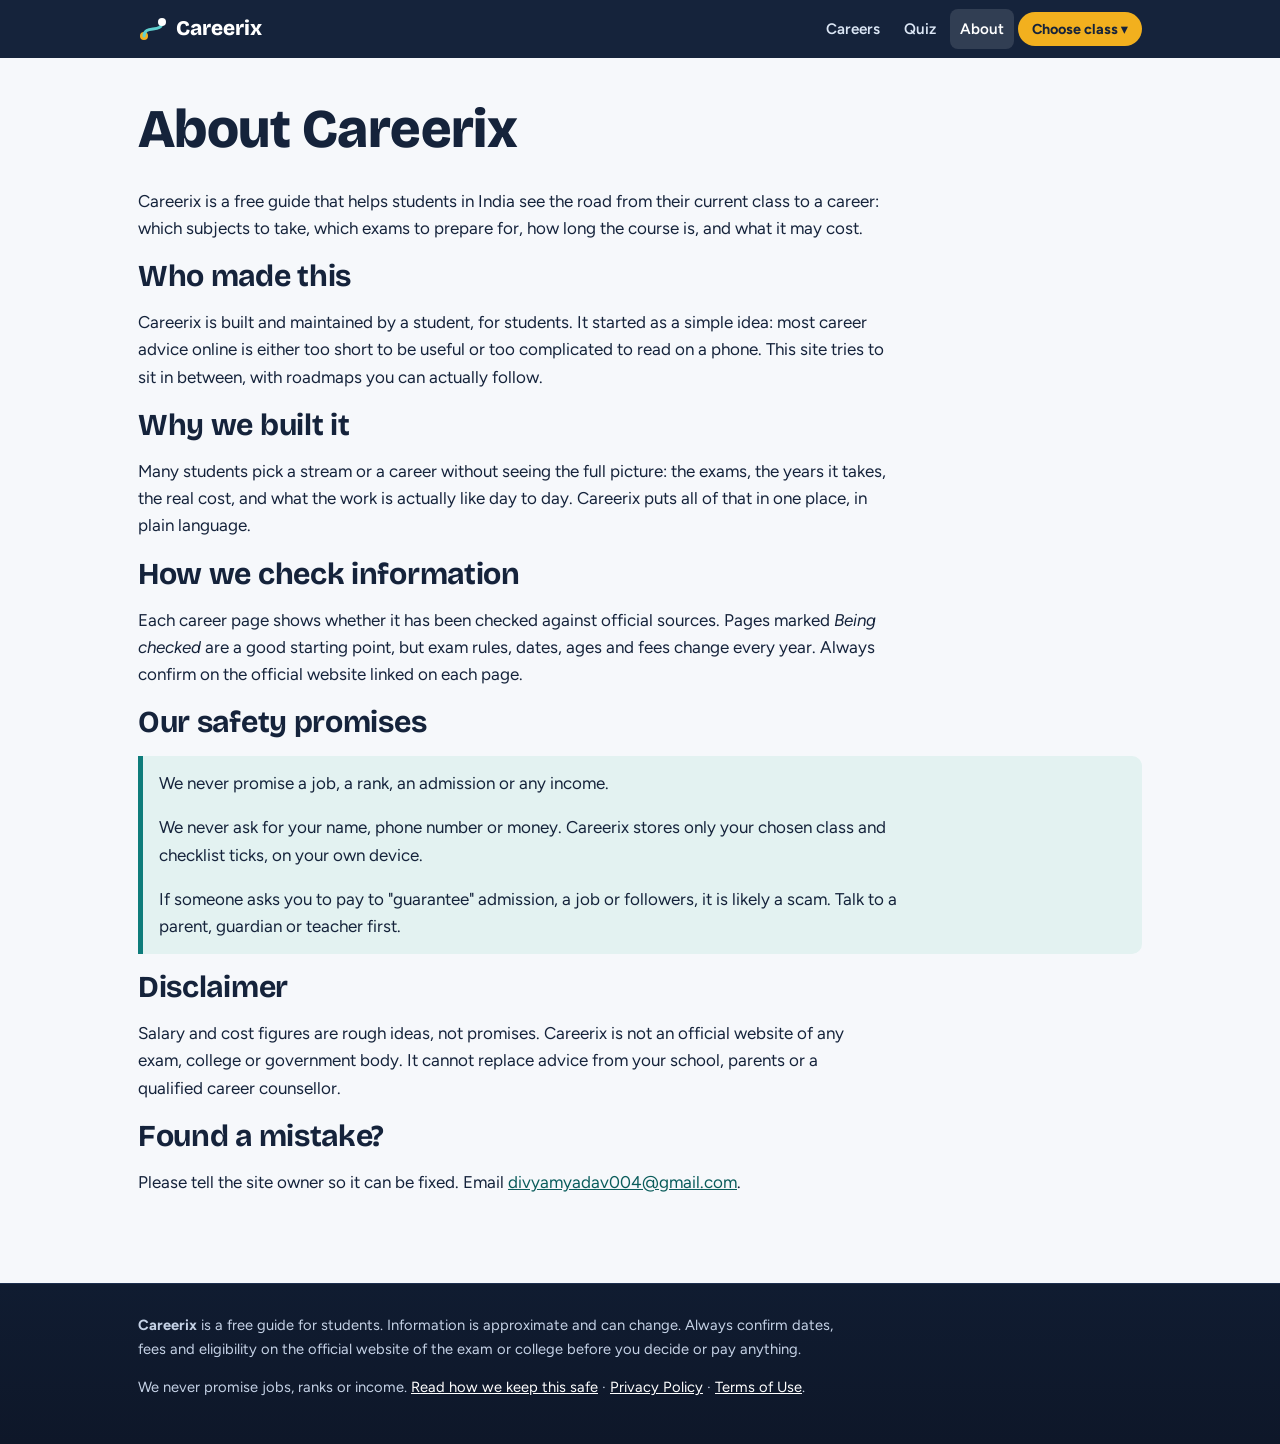
<file: about_with_google_verification-15.html>
<!DOCTYPE html>
<html lang="en">
<head>
  <meta charset="utf-8">
  <meta name="viewport" content="width=device-width, initial-scale=1">
  <meta name="google-site-verification" content="pgcPtvPe8wboUWy4FonGk49oxaHqmCwMqP8wlRzvu7o" />
  <title>About and safety | Careerix</title>
  <link rel="icon" href="data:image/svg+xml,%3Csvg xmlns=%27http://www.w3.org/2000/svg%27 viewBox=%270 0 30 30%27%3E%3Ccircle cx=%276%27 cy=%2722%27 r=%274%27 fill=%27%23f2b01e%27/%3E%3Cpath d=%27M6 22 C6 10, 24 20, 24 8%27 stroke=%27%230e7c7b%27 stroke-width=%273%27 fill=%27none%27 stroke-linecap=%27round%27/%3E%3Ccircle cx=%2724%27 cy=%278%27 r=%274%27 fill=%27%2315233b%27/%3E%3C/svg%3E">
  <meta name="description" content="How Careerix works, how information is checked, and our safety promises for students.">
  <link rel="preconnect" href="https://fonts.googleapis.com">
  <link rel="preconnect" href="https://fonts.gstatic.com" crossorigin>
  <link href="https://fonts.googleapis.com/css2?family=Bricolage+Grotesque:wght@600;700;800&family=Figtree:wght@400;600;700&display=swap" rel="stylesheet">
  <link rel="stylesheet" href="style.css">
</head>
<body data-page="about">
  <div id="site-header"></div>

  <main class="section">
    <div class="wrap">
      <h1>About Careerix</h1>
      <p>Careerix is a free guide that helps students in India see the road from their current class to a career: which subjects to take, which exams to prepare for, how long the course is, and what it may cost.</p>

      <h2>Who made this</h2>
      <p>Careerix is built and maintained by a student, for students. It started as a simple idea: most career advice online is either too short to be useful or too complicated to read on a phone. This site tries to sit in between, with roadmaps you can actually follow.</p>

      <h2>Why we built it</h2>
      <p>Many students pick a stream or a career without seeing the full picture: the exams, the years it takes, the real cost, and what the work is actually like day to day. Careerix puts all of that in one place, in plain language.</p>

      <h2>How we check information</h2>
      <p>Each career page shows whether it has been checked against official sources. Pages marked <em>Being checked</em> are a good starting point, but exam rules, dates, ages and fees change every year. Always confirm on the official website linked on each page.</p>

      <h2>Our safety promises</h2>
      <div class="note ok">
        <p>We never promise a job, a rank, an admission or any income.</p>
        <p>We never ask for your name, phone number or money. Careerix stores only your chosen class and checklist ticks, on your own device.</p>
        <p>If someone asks you to pay to "guarantee" admission, a job or followers, it is likely a scam. Talk to a parent, guardian or teacher first.</p>
      </div>

      <h2>Disclaimer</h2>
      <p>Salary and cost figures are rough ideas, not promises. Careerix is not an official website of any exam, college or government body. It cannot replace advice from your school, parents or a qualified career counsellor.</p>

      <h2>Found a mistake?</h2>
      <p>Please tell the site owner so it can be fixed. Email <a href="mailto:divyamyadav004@gmail.com">divyamyadav004@gmail.com</a>.</p>
    </div>
  </main>

  <div id="site-footer"></div>

  <script>
/*
  Careerix career data.
  To add a career: copy one block below, change the values, and add it to the list.
  Roadmap step "s" (stage) must be one of: "9", "10", "11", "12", "college", "work".
  Set verified:true only after you have checked every fact on the official websites.
*/
window.CAREERS = [
  {
    id: "doctor",
    name: "Doctor (MBBS)",
    tagline: "Diagnose and treat patients. Long study, high responsibility, respected everywhere.",
    streams: ["Science"],
    streamNote: "Science with Physics, Chemistry, Biology and English (PCB)",
    verified: true,
    updated: "September 2026",
    overview: "To become a doctor in India you complete MBBS after Class 12. Admission is only through NEET UG, so your Class 11 and 12 preparation decides everything. After MBBS you can start working or study further for a specialty.",
    roadmap: [
      { s: "9", t: "Build strong basics", d: "Focus on NCERT Science and Maths. Read the Biology chapters with curiosity. There is no exam yet, but concepts learned now make Class 11 easier." },
      { s: "10", t: "Choose Science with Biology", d: "After Class 10 pick the Science stream with Physics, Chemistry, Biology and English. Check that your school offers PCB (or PCMB)." },
      { s: "11", t: "Start NEET-focused study", d: "Study NCERT Class 11 Physics, Chemistry and Biology line by line. Take chapter tests. Decide whether you will self-study, join coaching, or use an online course." },
      { s: "12", t: "Class 12 boards and NEET UG", d: "Pass Class 12 with PCB and English. The usual minimum is 50% aggregate for General category (lower for reserved categories). Appear for NEET UG, conducted by NTA, usually in May. You must be at least 17 years old by 31 December of the admission year." },
      { s: "12", t: "Counselling and seat allotment", d: "MCC runs counselling for the 15% All India Quota and central institutes. Each state runs its own counselling for the 85% state quota seats, and state domicile rules apply. Register, fill choices, and report to your allotted college." },
      { s: "college", t: "MBBS: 5.5 years", d: "4.5 years of study plus 1 year of compulsory rotating internship in a hospital." },
      { s: "work", t: "Register and start practising", d: "After internship you register with the State Medical Council / NMC to practise as a doctor." },
      { s: "work", t: "Specialise (optional)", d: "Take NEET PG for MD/MS or diploma courses. Super-specialisation (DM/MCh) comes after that." }
    ],
    subjects: ["Physics", "Chemistry", "Biology", "English"],
    skills: ["Patience and empathy", "Strong memory and concepts", "Handling long study hours", "Calm under pressure", "Clear communication with patients"],
    exams: [
      { name: "NEET UG", body: "National Testing Agency (NTA)", note: "The only entrance for MBBS in India, including private and deemed universities." },
      { name: "NEET PG", body: "NBEMS", note: "After MBBS, for MD/MS and diploma seats." }
    ],
    courses: [
      { name: "MBBS", duration: "5.5 years (including 1 year internship)" },
      { name: "Other NEET routes: BDS, BAMS, BHMS, BSc Nursing", duration: "Around 4 to 5.5 years" }
    ],
    cost: {
      govt: "Very low in government colleges: roughly ₹1 lakh to ₹10 lakh for the whole course, depending on the state.",
      private: "Roughly ₹50 lakh to ₹1.5 crore or more for the whole course.",
      note: "Approximate. Fees differ by state and college. Check the official fee details in MCC or state counselling."
    },
    roles: [
      { title: "Government Medical Officer", pay: "Fixed pay scale plus allowances; varies by state" },
      { title: "Resident doctor (during MD/MS)", pay: "Monthly stipend; varies by college" },
      { title: "Specialist / Surgeon", pay: "Rises a lot after specialisation; varies widely" },
      { title: "Public health, medical research, teaching", pay: "Depends on institution and role" }
    ],
    salaryNote: "Early years are usually modest and pay grows after specialisation. Pay depends heavily on state, hospital and specialty. Treat any number you see online as a rough guide.",
    faqs: [
      { q: "Can I become a doctor without NEET?", a: "No. NEET UG is compulsory for MBBS in India, in government and private colleges." },
      { q: "Do I need Maths for MBBS?", a: "No. You need Physics, Chemistry, Biology and English in Class 12." },
      { q: "Government or private college?", a: "Government seats cost far less but need a much higher NEET rank. Private seats are easier to get but very expensive." },
      { q: "How many times can I attempt NEET?", a: "There is currently no limit on attempts and no upper age limit, but always confirm in the latest NEET information bulletin." },
      { q: "What if I do not get MBBS?", a: "NEET also opens BDS, AYUSH courses (BAMS, BHMS), BSc Nursing and allied health courses. You can also repeat the attempt." }
    ],
    checklist: [
      "Choose Science with Biology after Class 10",
      "Finish NCERT Biology, Chemistry and Physics line by line",
      "Read the NEET UG information bulletin when NTA releases it",
      "Solve previous year NEET papers",
      "Register for NEET UG only on the official website",
      "Keep documents ready for counselling (marksheets, ID, category certificate)",
      "Plan a backup: BDS, AYUSH, Nursing or a repeat attempt"
    ],
    sources: [
      { label: "NEET UG (NTA)", url: "https://neet.nta.nic.in" },
      { label: "National Medical Commission", url: "https://www.nmc.org.in" },
      { label: "MCC counselling", url: "https://mcc.nic.in" }
    ],
    tags: { bio: 3, people: 2, service: 2, research: 1 }
  },

  {
    id: "engineer",
    name: "Engineer",
    tagline: "Design and build machines, buildings, circuits and systems. Maths and problem solving all the way.",
    streams: ["Science"],
    streamNote: "Science with Physics, Maths compulsory, plus Chemistry (most common), Biology, Biotechnology or a vocational subject",
    verified: true,
    updated: "September 2026",
    overview: "Most engineers do a 4-year B.Tech after Class 12. JEE Main has no age limit and no minimum Class 12 marks just to appear, but admission to NITs, IIITs and GFTIs needs 75% aggregate in Class 12 (65% for SC/ST/PwD), or a top-20-percentile finish. Top government institutes (IITs) admit through JEE Advanced, which only students among the top scorers of JEE Main can attempt.",
    roadmap: [
      { s: "9", t: "Get strong in Maths and Science", d: "Build your basics in Maths and Physics. Practise problems, not just reading." },
      { s: "10", t: "Choose Science with Maths (PCM)", d: "After Class 10 pick Physics, Maths and one more subject from Chemistry, Biology, Biotechnology or a vocational subject, along with English." },
      { s: "11", t: "Start JEE-level preparation", d: "Study NCERT first, then problem books. Decide between self-study, coaching or online classes." },
      { s: "12", t: "Boards and JEE / state exams", d: "Physics and Maths are compulsory in Class 12 for JEE Main; there is no minimum percentage or age limit to appear in the exam itself. Appear for JEE Main (2 sessions, up to 6 attempts over 3 years); admission to NITs, IIITs and GFTIs needs 75% aggregate in Class 12 (65% for SC/ST/PwD). Top JEE Main scorers can then appear for JEE Advanced (for IITs), which has its own separate age condition (born on or after 1 October 2002 for General/OBC-NCL/EWS, with relaxation for SC/ST/PwD). Also check state entrance exams and private university exams such as BITSAT and VITEEE." },
      { s: "college", t: "B.Tech: 4 years", d: "Choose a branch (Computer Science, Mechanical, Civil, Electrical, Electronics and more). Do internships from the 2nd or 3rd year and build projects." },
      { s: "work", t: "Job, GATE or higher studies", d: "Options: campus placement, government/PSU jobs through GATE, M.Tech, MBA, or starting your own venture." }
    ],
    subjects: ["Physics", "Maths", "Chemistry / Biology / vocational subject", "English"],
    skills: ["Logical thinking", "Problem solving", "Basic coding", "Curiosity about how things work"],
    exams: [
      { name: "JEE Main", body: "National Testing Agency (NTA)", note: "No age limit to appear; up to 6 attempts over 3 consecutive years from your Class 12 passing year. For NITs, IIITs and GFTIs." },
      { name: "JEE Advanced", body: "Conducted by an IIT on rotation", note: "Only for the top scorers of JEE Main. Has its own age condition (born on or after 1 Oct 2002 for General/OBC-NCL/EWS, with SC/ST/PwD relaxation) — for admission to IITs." },
      { name: "State entrance exams and BITSAT / VITEEE", body: "Various", note: "For state and private colleges." },
      { name: "GATE", body: "IITs / IISc", note: "After B.Tech, for M.Tech and PSU jobs." }
    ],
    courses: [
      { name: "B.Tech / B.E.", duration: "4 years" },
      { name: "M.Tech (optional)", duration: "2 years" }
    ],
    cost: {
      govt: "Government institutes (IIT/NIT) cost roughly ₹5 lakh to ₹10 lakh for the full course.",
      private: "Private colleges roughly ₹8 lakh to ₹25 lakh or more for the full course.",
      note: "Approximate. Fees change each year and differ by college. Check the official website of each college."
    },
    roles: [
      { title: "Software / IT engineer", pay: "Entry pay varies widely by company and college" },
      { title: "Core engineer (mechanical, civil, electrical)", pay: "Usually lower at entry than IT and grows with experience" },
      { title: "PSU / government engineer", pay: "Fixed government pay scale" },
      { title: "Research, M.Tech, MBA or startup", pay: "Depends on path" }
    ],
    salaryNote: "Pay depends far more on your skills, college and branch than on the degree itself.",
    faqs: [
      { q: "Is there an age limit for JEE?", a: "JEE Main has no age limit. JEE Advanced has its own separate age condition tied to your birth date, so check the official notification if you took a long gap." },
      { q: "Do I need coaching for JEE?", a: "Not compulsory. Many students crack it through self-study or online classes. Coaching helps some people with structure and practice." },
      { q: "Can I become an engineer without JEE?", a: "Yes. Many state and private colleges admit through state exams, BITSAT, VITEEE or their own tests." },
      { q: "Is Maths compulsory?", a: "Yes. Physics and Maths are compulsory in Class 12 for JEE Main, along with one more subject from Chemistry, Biology, Biotechnology or a vocational subject." },
      { q: "Which branch should I choose?", a: "Pick by interest and by what you enjoy building or solving, not only by placement stories." }
    ],
    checklist: [
      "Choose Science with Maths after Class 10",
      "Finish NCERT Physics, Chemistry and Maths",
      "Read the JEE Main information bulletin on the official site",
      "Solve previous year JEE papers",
      "Check state entrance exams and private college exams",
      "Start a small project or learn basic coding"
    ],
    sources: [
      { label: "JEE Main (NTA)", url: "https://jeemain.nta.nic.in" },
      { label: "JEE Advanced", url: "https://jeeadv.ac.in" }
    ],
    tags: { maths: 3, tech: 2, research: 1 }
  },

  {
    id: "software-developer",
    name: "Software Developer",
    tagline: "Build apps, websites and software. You can start learning from home, even in school.",
    streams: ["Science", "Commerce", "Arts"],
    streamNote: "Any stream works. Maths helps but is not compulsory.",
    verified: true,
    updated: "September 2026",
    overview: "Software developers write the code behind apps, websites and games. You can enter through a degree (B.Tech CSE, BCA, B.Sc Computer Science) or by learning skills yourself and building a portfolio of projects. CUET has no age limit and no fixed minimum Class 12 marks from NTA, though individual universities set their own course cut-offs.",
    roadmap: [
      { s: "9", t: "Try coding for free", d: "Start with a beginner course on Python or web basics (HTML, CSS, JavaScript). Build tiny things like a calculator or a quiz page." },
      { s: "10", t: "Pick a stream that keeps options open", d: "Science with Maths gives the most options (B.Tech). Commerce or Arts with Computer Science can lead to BCA or B.Sc." },
      { s: "11", t: "Learn one language properly", d: "Go deeper in Python or JavaScript. Learn how to use GitHub and put your projects online." },
      { s: "12", t: "Choose your route", d: "Route A: B.Tech CSE through JEE or state exams. Route B: BCA / B.Sc Computer Science, often through CUET or the college's own test." },
      { s: "college", t: "Degree plus real projects", d: "3 to 4 years. Build projects, do internships, contribute to open source, and practise problem solving." },
      { s: "work", t: "First job and growth", d: "Start as a junior or intern developer, then specialise: web, mobile, backend, cloud, AI or cybersecurity." }
    ],
    subjects: ["Maths (helpful)", "Computer Science / Informatics Practices (if available)", "English"],
    skills: ["Logical thinking", "One programming language", "Problem solving", "Reading documentation", "Patience with debugging"],
    exams: [
      { name: "JEE Main / state exams", body: "NTA / states", note: "For B.Tech CSE." },
      { name: "CUET", body: "National Testing Agency (NTA)", note: "For many central universities' BCA / B.Sc programmes." },
      { name: "College's own entrance tests", body: "Various", note: "Common for BCA and private universities." }
    ],
    courses: [
      { name: "B.Tech CSE / IT", duration: "4 years" },
      { name: "BCA or B.Sc Computer Science", duration: "3 years" },
      { name: "MCA (optional)", duration: "2 years" }
    ],
    cost: {
      govt: "Government colleges are the cheapest route, roughly ₹1 lakh to ₹10 lakh depending on the course.",
      private: "Private colleges roughly ₹3 lakh to ₹20 lakh or more depending on the course and college.",
      note: "Approximate. Many free resources exist, so your skills can grow whatever college you get."
    },
    roles: [
      { title: "Frontend / Backend / Full-stack developer", pay: "Entry pay varies widely by company" },
      { title: "Mobile app developer", pay: "Varies" },
      { title: "Data or AI engineer", pay: "Varies; often needs stronger Maths" },
      { title: "Freelance developer", pay: "Not fixed; depends on skills and clients" }
    ],
    salaryNote: "Skills and projects matter more than the name of your degree. Pay varies a lot between companies. Be careful about ads promising guaranteed jobs or income.",
    faqs: [
      { q: "Can I become a developer without a B.Tech?", a: "Yes. BCA, B.Sc or self-learning with a strong portfolio can work. Some companies still prefer a degree, so keep a degree route open." },
      { q: "Which language should I start with?", a: "Python is a friendly start. JavaScript is great if you want to build websites." },
      { q: "Do I need a laptop?", a: "It helps a lot, but you can begin on a phone with browser-based coding tools and move to a laptop later." },
      { q: "Is AI going to replace developers?", a: "AI tools change how developers work, but people who understand problems and code well are still needed. Learn to use AI tools while you build strong basics." }
    ],
    checklist: [
      "Complete one free beginner course",
      "Build 3 small projects",
      "Create a GitHub account and upload your projects",
      "Learn basic problem solving (arrays, loops, logic)",
      "Choose a degree route for after Class 12",
      "Avoid paid courses that promise guaranteed jobs"
    ],
    sources: [
      { label: "CUET (NTA)", url: "https://cuet.nta.nic.in" },
      { label: "JEE Main (NTA)", url: "https://jeemain.nta.nic.in" }
    ],
    tags: { tech: 3, maths: 2, create: 1 }
  },

  {
    id: "ca-finance",
    name: "CA / Finance",
    tagline: "Work with accounts, tax, audit and money. Tough exams, strong demand.",
    streams: ["Commerce", "Science", "Arts"],
    streamNote: "Commerce is common, but students from any stream can enter.",
    verified: true,
    updated: "September 2026",
    overview: "A Chartered Accountant (CA) handles accounting, tax, auditing and financial advice. CA is a professional course run by ICAI, not a normal degree. Registration for CA Foundation needs a mandatory 4-month study gap before the exam (so register at least 4 months before your target attempt), and CA Intermediate needs an 8-month gap. Many students also do B.Com alongside. Other finance routes are CMA, CFA and CS.",
    roadmap: [
      { s: "9", t: "Get comfortable with Maths and Accounts", d: "Build number sense. If your school offers it, learn basic Commerce ideas." },
      { s: "10", t: "Choose Commerce (or another stream)", d: "Commerce with Accountancy, Business Studies and Economics is the most direct. Maths is helpful." },
      { s: "11", t: "Learn Accountancy well", d: "Practise journal entries and ledgers. Consider learning basic Excel." },
      { s: "12", t: "Register for CA Foundation", d: "Register with ICAI and take the CA Foundation exam. Check ICAI's latest rules for registration timing and eligibility." },
      { s: "college", t: "CA Intermediate, articleship, Final", d: "Pass Intermediate, complete practical training (articleship) with a practising CA, then clear the Final. Many students do B.Com or another degree in parallel." },
      { s: "work", t: "Practice, job or higher finance", d: "Options: work in a firm, corporate finance, start your own practice, or move into investment or consulting roles." }
    ],
    subjects: ["Accountancy", "Business Studies", "Economics", "Maths (helpful)"],
    skills: ["Attention to detail", "Comfort with numbers", "Discipline for long exams", "Basic Excel", "Honesty and ethics"],
    exams: [
      { name: "CA Foundation, Intermediate and Final", body: "ICAI", note: "Foundation needs a 4-month study gap after registering; Intermediate needs 8 months. Graduates (55% Commerce / 60% others) can skip Foundation via the Direct Entry route. Check ICAI for the latest scheme and attempt dates." },
      { name: "CMA / CS / CFA (alternatives)", body: "ICMAI / ICSI / CFA Institute", note: "Other finance qualifications." }
    ],
    courses: [
      { name: "CA (Foundation, Intermediate, Final)", duration: "Roughly 4.5 to 5+ years including articleship" },
      { name: "B.Com (in parallel or alone)", duration: "3 years" }
    ],
    cost: {
      govt: "CA exam fees are relatively low compared with other professional courses.",
      private: "Coaching is optional and can add a significant cost.",
      note: "Approximate and changes often. Check ICAI's official fee details."
    },
    roles: [
      { title: "Chartered Accountant (practice)", pay: "Grows with your client base and experience" },
      { title: "Auditor / Tax consultant", pay: "Varies by firm" },
      { title: "Corporate finance / CFO track", pay: "Varies by company" },
      { title: "Investment or financial analyst", pay: "Varies" }
    ],
    salaryNote: "CA fresher pay varies by firm and city and grows with experience. Pass rates are low, so consistent effort matters more than a quick result.",
    faqs: [
      { q: "Is CA very hard?", a: "Yes, pass rates are low. But steady study and practice work for many students." },
      { q: "Can I do CA and B.Com together?", a: "Many students do. Check your college's attendance rules." },
      { q: "Is CA possible from Science or Arts?", a: "Yes. The route starts with ICAI registration, which is open to students from all streams." }
    ],
    checklist: [
      "Read ICAI's latest student pages on eligibility and registration",
      "Pick Commerce or keep another stream with a plan",
      "Practise Accountancy every week",
      "Learn basic Excel",
      "Plan articleship early"
    ],
    sources: [
      { label: "ICAI (official)", url: "https://www.icai.org" }
    ],
    tags: { finance: 3, maths: 2, business: 1 }
  },

  {
    id: "lawyer",
    name: "Lawyer",
    tagline: "Argue cases, advise companies and protect people's rights. Reading, writing and speaking matter most.",
    streams: ["Arts", "Commerce", "Science"],
    streamNote: "Any stream is accepted for law entrance exams.",
    verified: true,
    updated: "September 2026",
    overview: "You can study law right after Class 12 through a 5-year integrated course (BA LLB, BBA LLB), or after graduation through a 3-year LLB. CLAT has no upper age limit and needs 45% in Class 12 (40% for SC/ST), and is held once a year (CLAT 2027 is set for 6 December 2026). To practise in court you enrol with a State Bar Council and clear the All India Bar Examination.",
    roadmap: [
      { s: "9", t: "Read and speak more", d: "Read newspapers, join debates and practise writing clearly." },
      { s: "10", t: "Any stream works", d: "Arts (History, Political Science) is common, but Commerce and Science students can also take law." },
      { s: "11", t: "Build reading and reasoning skills", d: "Read the news daily, practise logical reasoning, basic quantitative technique questions, and improve English." },
      { s: "12", t: "Law entrance exams", d: "CLAT has no age limit and needs 45% in Class 12 (40% SC/ST/PwD); it tests English, current affairs, legal reasoning, logical reasoning and quantitative techniques across 24 NLUs. Also check AILET (NLU Delhi), LSAT India or university-specific tests. Check each exam's official notification for exact dates." },
      { s: "college", t: "5-year integrated law or 3-year LLB", d: "Do moot courts, internships with lawyers and courts, and legal writing." },
      { s: "work", t: "Enrol and choose a path", d: "Enrol with a State Bar Council, clear AIBE, and choose litigation, corporate law, judiciary (judicial services exams), or legal advisory." }
    ],
    subjects: ["English", "History / Political Science (helpful)", "Any stream subjects"],
    skills: ["Reading fast and clearly", "Logical reasoning", "Basic quantitative aptitude", "Writing and speaking", "Patience and research"],
    exams: [
      { name: "CLAT", body: "Consortium of NLUs", note: "No age limit; 45% in Class 12 (40% SC/ST). For 24 National Law Universities." },
      { name: "AILET", body: "NLU Delhi", note: "For NLU Delhi." },
      { name: "AIBE", body: "Bar Council of India", note: "After law, to practise as an advocate." },
      { name: "Judicial Services exams", body: "State High Courts / PSCs", note: "To become a judge (magistrate) after LLB." }
    ],
    courses: [
      { name: "BA LLB / BBA LLB (integrated)", duration: "5 years" },
      { name: "LLB after graduation", duration: "3 years" },
      { name: "LLM (optional)", duration: "1 to 2 years" }
    ],
    cost: {
      govt: "Public law universities are relatively affordable.",
      private: "Private law universities can be very expensive.",
      note: "Approximate; check each university's official fees."
    },
    roles: [
      { title: "Litigation advocate", pay: "Modest at first; grows with experience and reputation" },
      { title: "Corporate lawyer", pay: "Often higher, especially from top law schools" },
      { title: "Judge (judicial services)", pay: "Fixed government pay scale" },
      { title: "Legal advisor / in-house counsel", pay: "Varies" }
    ],
    salaryNote: "Early litigation income is often modest and grows with time. Corporate roles from top colleges pay more. Results vary a lot.",
    faqs: [
      { q: "Is Maths needed for law?", a: "Not much. Reading, reasoning and English are more important." },
      { q: "Can I do law after graduation?", a: "Yes. You can do a 3-year LLB after any graduation degree." },
      { q: "How do I become a judge?", a: "Complete LLB and clear the Judicial Services exam of your state or the relevant high court." }
    ],
    checklist: [
      "Read a newspaper every day",
      "Practise English and logical reasoning",
      "Note CLAT dates from the official consortium website",
      "Attend a moot court or debate",
      "Find a lawyer or court intern option during college"
    ],
    sources: [
      { label: "Consortium of NLUs (CLAT)", url: "https://consortiumofnlus.ac.in" },
      { label: "Bar Council of India", url: "https://www.barcouncilofindia.org" }
    ],
    tags: { law: 3, write: 2, people: 1, service: 1 }
  },

  {
    id: "teacher",
    name: "Teacher / Professor",
    tagline: "Help others learn. Stable career with real impact on students.",
    streams: ["Arts", "Commerce", "Science"],
    streamNote: "Choose the stream of the subject you want to teach.",
    verified: true,
    updated: "September 2026",
    overview: "To teach in schools you usually need a graduation degree in your subject plus a teacher training degree (B.Ed, standardised to 2 years by NCTE), and you clear TET/CTET (no upper age limit, minimum age 17, no limit on attempts). To teach in colleges you generally complete a master's degree and clear NET, or hold a PhD.",
    roadmap: [
      { s: "9", t: "Practise explaining", d: "Help classmates with a topic. Teaching others is the best way to learn." },
      { s: "10", t: "Choose a stream by your teaching subject", d: "Pick the stream that matches the subject you love, such as Maths, Science, English or History." },
      { s: "11", t: "Go deep in your subject", d: "Build strong understanding of your favourite subject." },
      { s: "12", t: "Choose your degree route", d: "Route A: graduation in your subject, then B.Ed. Route B: an integrated teacher education programme (ITEP) if offered. CUET is used by many universities. Check the official notifications." },
      { s: "college", t: "Graduation, then teacher training", d: "Finish your degree, then B.Ed (2 years) or an integrated course. For college teaching, continue to a master's degree." },
      { s: "work", t: "TET / CTET, NET and jobs", d: "Clear TET/CTET for school jobs. Clear NET (and often PhD) for college and university jobs." }
    ],
    subjects: ["Your chosen teaching subject", "English or Hindi communication"],
    skills: ["Clear explanation", "Patience", "Subject knowledge", "Speaking and listening"],
    exams: [
      { name: "CTET / State TET", body: "CBSE / states", note: "Eligibility for school teaching jobs." },
      { name: "UGC NET", body: "NTA", note: "For assistant professor and research fellowship." },
      { name: "CUET", body: "NTA", note: "For admission to many central universities." }
    ],
    courses: [
      { name: "Graduation (B.A / B.Sc / B.Com)", duration: "3 years" },
      { name: "B.Ed", duration: "2 years" },
      { name: "M.A / M.Sc and PhD (for college teaching)", duration: "2 years plus research years" }
    ],
    cost: {
      govt: "Government colleges keep costs low.",
      private: "Private colleges cost more.",
      note: "Approximate; check the official fee pages of the institutes."
    },
    roles: [
      { title: "Primary / secondary school teacher", pay: "Varies by government or private school" },
      { title: "College / university professor", pay: "Government pay scale; private varies" },
      { title: "Coaching or online educator", pay: "Depends on students and reputation" },
      { title: "Curriculum designer / education content creator", pay: "Varies" }
    ],
    salaryNote: "Government teaching jobs have fixed scales and are considered stable. Private school pay varies a lot.",
    faqs: [
      { q: "Do I need B.Ed to teach?", a: "For most school teaching jobs, yes. Check the latest NCTE and state rules." },
      { q: "Can I teach online?", a: "Yes, but pay and stability vary. A strong subject base and communication skills matter." },
      { q: "How do I teach in college?", a: "Complete a master's degree and clear UGC NET (or hold a PhD as per rules)." }
    ],
    checklist: [
      "Decide the subject you want to teach",
      "Practise explaining a topic to someone every week",
      "Check current B.Ed and TET rules on official sites",
      "Plan your degree and B.Ed timeline"
    ],
    sources: [
      { label: "CTET", url: "https://ctet.nic.in" },
      { label: "NCTE", url: "https://ncte.gov.in" }
    ],
    tags: { teach: 3, people: 2, write: 1, service: 1 }
  },

  {
    id: "government-jobs",
    name: "Government Jobs (UPSC, SSC, Banking)",
    tagline: "Serve the country through civil services, administration, railways, banking and more.",
    streams: ["Arts", "Commerce", "Science"],
    streamNote: "Any stream. Most exams need a graduation degree first.",
    verified: true,
    updated: "September 2026",
    overview: "Government jobs are filled through exams. UPSC Civil Services (IAS, IPS, IFS and others) needs any graduation degree; age must be 21-32 for General/EWS (35 for OBC, 37 for SC/ST, up to 42 for PwBD, all as on 1 August of the exam year), with 6 attempts for General/EWS, 9 for OBC, and unlimited (within the age limit) for SC/ST. SSC, banking, railways and state PSC exams have different education and age rules. Competition is high, so a backup plan is wise.",
    roadmap: [
      { s: "9", t: "Build reading habits", d: "Read the newspaper and NCERT books. Take an interest in how the country works." },
      { s: "10", t: "Choose the stream you enjoy", d: "Any stream can lead here. Choose what you can score well in." },
      { s: "11", t: "Keep a strong base", d: "Focus on your subjects and keep reading current affairs and general knowledge." },
      { s: "12", t: "Choose your graduation degree", d: "Pick a degree you can finish well. Consider a course that helps with a backup career." },
      { s: "college", t: "Graduate and start exam preparation", d: "Study the syllabus for the exam you want (UPSC, SSC CGL, banking or state PSC). Check age limits and attempt limits on the official site." },
      { s: "work", t: "Appear for exams and keep a backup", d: "Many candidates take more than one attempt. Keep a backup job or skill while you prepare." }
    ],
    subjects: ["Any stream", "Strong NCERT base (History, Geography, Polity, Economy, Science)"],
    skills: ["Consistent study habit", "Current affairs awareness", "Answer writing", "Handling long preparation"],
    exams: [
      { name: "UPSC Civil Services Examination", body: "UPSC", note: "Prelims, Mains and Interview. Age 21-32 (General/EWS), 21-35 (OBC), 21-37 (SC/ST), as on 1 August of the exam year; always check the current notification." },
      { name: "SSC CGL and similar", body: "Staff Selection Commission", note: "For many central government posts." },
      { name: "IBPS / SBI exams", body: "IBPS / SBI", note: "For banking jobs." },
      { name: "State PSC exams", body: "State Public Service Commissions", note: "For state civil services." }
    ],
    courses: [
      { name: "Any graduation degree", duration: "3 to 4 years" }
    ],
    cost: {
      govt: "The exam fees are low. Coaching is optional.",
      private: "Coaching can cost from a small amount to a large amount depending on the programme.",
      note: "Approximate. Many students use free resources and self-study."
    },
    roles: [
      { title: "IAS / IPS / IFS and other Civil Services", pay: "Government pay scale plus allowances" },
      { title: "SSC posts (clerk, inspector, officer)", pay: "Government pay scale" },
      { title: "Bank PO / Clerk", pay: "Bank pay scale" },
      { title: "State civil services", pay: "State pay scale" }
    ],
    salaryNote: "Pay is decided by government pay scales and allowances, and the job security is a major attraction. Success is not guaranteed, so plan a backup.",
    faqs: [
      { q: "Can I prepare while studying in college?", a: "Yes. Many students start in the final years of graduation." },
      { q: "Is coaching required?", a: "Not required. Many candidates succeed with self-study." },
      { q: "How many attempts do I get for UPSC?", a: "6 attempts for General/EWS, 9 for OBC, and unlimited attempts (within the age limit) for SC/ST. Always check the latest UPSC notification for exact figures." }
    ],
    checklist: [
      "Read the official notification of your target exam",
      "Read one newspaper daily",
      "Read NCERT books",
      "Note age and attempt limits from the official site",
      "Plan a backup skill or job"
    ],
    sources: [
      { label: "UPSC", url: "https://upsc.gov.in" },
      { label: "SSC", url: "https://ssc.gov.in" }
    ],
    tags: { service: 3, law: 1, write: 1, people: 1 }
  },

  {
    id: "defence-nda",
    name: "Defence Officer (NDA)",
    tagline: "Join the Army, Navy or Air Force as an officer. Fitness, discipline and courage.",
    streams: ["Science", "Arts", "Commerce"],
    streamNote: "Army wing accepts any stream. Air Force and Navy wings need Physics and Maths in Class 12.",
    verified: true,
    updated: "September 2026",
    overview: "The National Defence Academy (NDA) exam is conducted by UPSC, twice a year, for students who are Class 12 pass or appearing (Class 11 students are not eligible). The age window is strict: 16.5 to 19.5 years, with no relaxation for any category. Since 2022, unmarried women can apply for all three wings (Army, Navy, Air Force). After NDA training you become an officer. Other routes include CDS after graduation. Physical and medical fitness are essential.",
    roadmap: [
      { s: "9", t: "Build fitness habits", d: "Run, do basic exercises and stay active. Sleep and diet matter." },
      { s: "10", t: "Choose your stream with options in mind", d: "Science with Maths keeps all NDA wings open (Army, Navy, Air Force)." },
      { s: "11", t: "Study and stay fit", d: "Prepare Maths and General Ability along with your regular subjects." },
      { s: "12", t: "Appear for NDA exam", d: "Apply through the official UPSC notification. Check age limits, eligibility and gender rules in that notification. The process includes a written exam, SSB interview and medical tests." },
      { s: "college", t: "Training at NDA, then officer training", d: "Cadets train at the NDA, then move to their service academy (IMA, Naval Academy or Air Force Academy)." },
      { s: "work", t: "Commissioned officer", d: "Serve as an officer. Other entry routes include CDS after graduation." }
    ],
    subjects: ["Maths and Physics (for Air Force and Navy wings)", "English", "General knowledge"],
    skills: ["Physical fitness", "Discipline", "Leadership", "Team spirit", "Mental strength"],
    exams: [
      { name: "NDA and NA exam", body: "UPSC", note: "Written exam, then SSB interview and medical." },
      { name: "CDS", body: "UPSC", note: "After graduation, another officer entry route." },
      { name: "Agniveer and other recruitment schemes", body: "Various", note: "Check the official notifications for the latest scheme details." }
    ],
    courses: [
      { name: "NDA training with a degree", duration: "3 years at NDA plus 1 year at a service academy" }
    ],
    cost: {
      govt: "Training and education at the academy are sponsored by the government.",
      private: "Not applicable",
      note: "Approximate. Check the official notification for details."
    },
    roles: [
      { title: "Army officer", pay: "Government pay scale plus allowances" },
      { title: "Navy officer", pay: "Government pay scale plus allowances" },
      { title: "Air Force officer / pilot", pay: "Government pay scale plus allowances" }
    ],
    salaryNote: "Officers receive a government pay scale and allowances. The job is demanding and involves postings across the country.",
    faqs: [
      { q: "Can girls apply for NDA?", a: "Yes. Women are eligible under the current rules. Check the latest official notification for details." },
      { q: "What is SSB?", a: "The Services Selection Board interview tests personality, leadership and mental strength over several days." },
      { q: "What if I do not get selected?", a: "Keep studying. CDS after graduation and other routes exist, and you should always keep a backup plan." }
    ],
    checklist: [
      "Start regular exercise and sleep habits",
      "Take Science with Maths if you want all NDA wings open",
      "Read the latest UPSC NDA notification for eligibility",
      "Practise NDA previous year papers",
      "Learn about SSB and practise communication skills"
    ],
    sources: [
      { label: "UPSC (NDA)", url: "https://upsc.gov.in" }
    ],
    tags: { physical: 3, service: 3 }
  },

  {
    id: "designer",
    name: "Designer (UI/UX, Graphic, Product)",
    tagline: "Make things look good and work well: apps, brands, posters, products.",
    streams: ["Arts", "Science", "Commerce"],
    streamNote: "Any stream. A portfolio of your work matters a lot.",
    verified: true,
    updated: "September 2026",
    overview: "Designers create the look and feel of apps, websites, brands and products. You can enter through design colleges (NID, NIFT, IIT design programmes via UCEED) or by building skills and a portfolio. Note that UCEED and NID B.Des have upper age limits tied to your birth date (similar to JEE Advanced), unlike most other design learning routes. Free tools like Canva and Figma let you start now.",
    roadmap: [
      { s: "9", t: "Start making things", d: "Draw, edit photos and try free tools like Canva. Make posters for school events." },
      { s: "10", t: "Choose a stream you can also use as backup", d: "Any stream works. Keep drawing and design projects going alongside." },
      { s: "11", t: "Build a small portfolio", d: "Collect 5 to 8 of your best designs. Learn the basics of colour, spacing and typography." },
      { s: "12", t: "Design entrance exams", d: "Check exams such as NID DAT, NIFT entrance, UCEED (for IIT design programmes) and other design colleges' tests. Read each official notification." },
      { s: "college", t: "B.Des or a related degree", d: "Typically 4 years. Do internships and grow your portfolio." },
      { s: "work", t: "Work or freelance", d: "Join a studio or company, or freelance. Specialise in UI/UX, branding, motion or product design." }
    ],
    subjects: ["Any stream", "Art or drawing (helpful)"],
    skills: ["Creativity", "Sketching or digital design", "Attention to detail", "Understanding users", "Accepting feedback"],
    exams: [
      { name: "UCEED", body: "IIT Bombay", note: "For B.Des at IIT design programmes and some others." },
      { name: "NID DAT", body: "National Institute of Design", note: "For B.Des at NID." },
      { name: "NIFT entrance", body: "NIFT", note: "For fashion and related design courses." }
    ],
    courses: [
      { name: "B.Des", duration: "4 years" },
      { name: "Design diploma or online certificates", duration: "Months to 1 to 2 years" }
    ],
    cost: {
      govt: "Public design institutes have moderate fees.",
      private: "Private design colleges can be expensive.",
      note: "Approximate. Many free learning resources exist for the skills."
    },
    roles: [
      { title: "UI/UX designer", pay: "Varies by company" },
      { title: "Graphic / brand designer", pay: "Varies" },
      { title: "Product designer", pay: "Varies" },
      { title: "Freelance designer", pay: "Not fixed; depends on clients" }
    ],
    salaryNote: "Your portfolio matters more than certificates. Freelance income is not guaranteed.",
    faqs: [
      { q: "Do I need to be good at drawing?", a: "It helps for some design fields, but UI/UX and digital design rely more on thinking and tools." },
      { q: "Can I start from my phone?", a: "Yes. Canva and Figma work in the browser or app, so you can begin right now." },
      { q: "Do I need a design degree?", a: "Not always. Strong portfolios can open doors, but a degree adds structure and networking." }
    ],
    checklist: [
      "Make 5 designs in Canva or Figma",
      "Learn basics of colour, spacing and fonts",
      "Save your best work as a small portfolio",
      "Check UCEED / NID / NIFT official notifications",
      "Ask for feedback and improve"
    ],
    sources: [
      { label: "UCEED", url: "https://www.uceed.iitb.ac.in" },
      { label: "NIFT", url: "https://www.nift.ac.in" }
    ],
    tags: { create: 3, tech: 1 }
  },

  {
    id: "data-science-ai",
    name: "Data Science / AI",
    tagline: "Use data and machine learning to find patterns and build smart systems.",
    streams: ["Science"],
    streamNote: "Science with Maths is the strongest route.",
    verified: true,
    updated: "September 2026",
    overview: "Data scientists and AI engineers use Maths, statistics and programming to work with data and build models. The usual path is B.Tech (CSE/AI), or B.Sc in Maths, Statistics or Data Science, and then an M.Tech or MS for advanced roles.",
    roadmap: [
      { s: "9", t: "Enjoy Maths and try Python", d: "Practise Maths problems and try beginner Python." },
      { s: "10", t: "Choose Science with Maths", d: "Maths is important for data science and AI." },
      { s: "11", t: "Strengthen Maths and coding", d: "Learn probability and statistics basics. Practise Python." },
      { s: "12", t: "Choose a degree", d: "B.Tech CSE/AI/Data Science through JEE or state exams, or B.Sc Maths, Statistics or Data Science through CUET or college exams." },
      { s: "college", t: "Build data projects", d: "Learn Python, SQL, statistics and machine learning. Work on real projects and datasets, and do internships." },
      { s: "work", t: "Entry role and specialise", d: "Start as an analyst or junior data scientist. Specialise in ML, NLP, computer vision or data engineering. Many roles prefer a master's degree." }
    ],
    subjects: ["Maths", "Physics", "Computer Science (if available)", "English"],
    skills: ["Maths and statistics", "Python", "SQL", "Curiosity about data", "Clear explanation of findings"],
    exams: [
      { name: "JEE Main / state exams", body: "NTA / states", note: "For B.Tech." },
      { name: "CUET", body: "NTA", note: "For B.Sc programmes at many universities." },
      { name: "GATE", body: "IITs / IISc", note: "For M.Tech in related fields." }
    ],
    courses: [
      { name: "B.Tech CSE / AI / Data Science", duration: "4 years" },
      { name: "B.Sc Maths / Statistics / Data Science", duration: "3 years" },
      { name: "M.Tech / MS / M.Sc (optional)", duration: "2 years" }
    ],
    cost: {
      govt: "Government colleges are the most affordable.",
      private: "Private colleges cost more; fees vary widely.",
      note: "Approximate. Many quality courses are free online."
    },
    roles: [
      { title: "Data analyst", pay: "Varies" },
      { title: "Data scientist", pay: "Varies; often higher with advanced degrees" },
      { title: "Machine learning engineer", pay: "Varies" },
      { title: "AI researcher", pay: "Depends on institution and degree" }
    ],
    salaryNote: "Skills, projects and degrees affect pay. The field changes quickly, so learning never stops.",
    faqs: [
      { q: "Do I need very strong Maths?", a: "You need good Maths, especially statistics, probability and linear algebra, but you can build it step by step." },
      { q: "Can I start without a laptop?", a: "You can learn theory on a phone, but coding practice is much easier on a laptop." },
      { q: "Is a master's needed?", a: "Not always, but many advanced AI research roles prefer it." }
    ],
    checklist: [
      "Practise Maths every week",
      "Learn Python basics",
      "Learn basic statistics and probability",
      "Try a small data project",
      "Choose your degree route after Class 12"
    ],
    sources: [
      { label: "CUET (NTA)", url: "https://cuet.nta.nic.in" },
      { label: "JEE Main (NTA)", url: "https://jeemain.nta.nic.in" }
    ],
    tags: { maths: 3, tech: 2, research: 2 }
  },

  {
    id: "business-mba",
    name: "Business / MBA",
    tagline: "Manage teams, run companies or start your own. People, money and decisions.",
    streams: ["Commerce", "Arts", "Science"],
    streamNote: "Any stream. Commerce is a common start.",
    verified: true,
    updated: "September 2026",
    overview: "Business careers include management, marketing, sales, operations and entrepreneurship. You can do BBA or B.Com after Class 12, then an MBA (via CAT and other exams) after graduation. Integrated 5-year IPM programmes (via IPMAT) let you start right after Class 12 too — rules vary a lot by institute: IIM Indore has no fixed minimum Class 12 percentage, while IIM Rohtak needs 60% (55% SC/ST/PwD) and caps age at 20 (25 for SC/ST/PwD).",
    roadmap: [
      { s: "9", t: "Try small business ideas", d: "Sell something at a school fair or run a small project. Learn how money and customers work." },
      { s: "10", t: "Choose the stream you can score in", d: "Commerce is common but Science and Arts can also lead to MBA later." },
      { s: "11", t: "Learn basics of business and Maths", d: "Study Economics, Business Studies or Maths. Improve English and communication." },
      { s: "12", t: "Choose BBA / B.Com or an integrated programme", d: "Options include BBA, B.Com, or integrated management programmes (for example, through IPMAT). Check each institute's official notification." },
      { s: "college", t: "Graduate and gain experience", d: "Do internships, join clubs and build leadership experience." },
      { s: "work", t: "MBA or start working", d: "MBA usually needs an entrance exam such as CAT, and many candidates work for a few years first. You can also start your own business." }
    ],
    subjects: ["Economics", "Business Studies", "Maths (helpful)", "English"],
    skills: ["Communication", "Leadership", "Decision making", "Comfort with numbers", "Teamwork"],
    exams: [
      { name: "CAT", body: "IIMs", note: "For MBA at IIMs and many other B-schools." },
      { name: "IPMAT", body: "IIM Indore / IIM Rohtak", note: "For integrated management programmes after Class 12." },
      { name: "CUET / college tests", body: "NTA / colleges", note: "For BBA and B.Com admission." }
    ],
    courses: [
      { name: "BBA / B.Com", duration: "3 years" },
      { name: "MBA / PGDM", duration: "2 years" }
    ],
    cost: {
      govt: "Public colleges are the cheapest for BBA / B.Com.",
      private: "Top MBA programmes can be very expensive.",
      note: "Approximate. Check fees and placement reports on the official websites."
    },
    roles: [
      { title: "Manager (marketing, operations, HR, finance)", pay: "Varies by company and college" },
      { title: "Consultant", pay: "Varies" },
      { title: "Sales or business development", pay: "Often a mix of fixed pay and incentives" },
      { title: "Entrepreneur", pay: "Not fixed; can be very uncertain" }
    ],
    salaryNote: "MBA pay depends heavily on the institute and your experience. Entrepreneurship has no guaranteed income.",
    faqs: [
      { q: "Do I need to be from Commerce?", a: "No. MBA accepts graduates from all streams." },
      { q: "Should I work before an MBA?", a: "Many people do, because experience helps in interviews and learning." },
      { q: "Can a student start a business?", a: "You can start small projects, but as a minor be careful about money, contracts and safety, and involve a parent or guardian." }
    ],
    checklist: [
      "Try a small project or school business",
      "Improve English and communication",
      "Learn basic Excel",
      "Check IPMAT / CAT official pages",
      "Build leadership through clubs or teams"
    ],
    sources: [
      { label: "IIM CAT", url: "https://iimcat.ac.in" }
    ],
    tags: { business: 3, people: 2, finance: 1 }
  },

  {
    id: "content-creator-media",
    name: "Content Creator / Media",
    tagline: "Tell stories through video, writing, photos and audio. Creative, but earnings are uncertain.",
    streams: ["Arts", "Commerce", "Science"],
    streamNote: "Any stream. Skills and consistency matter most.",
    verified: true,
    updated: "September 2026",
    overview: "Media and content careers include journalism, video editing, photography, writing, social media and film. You can start creating now with a phone. A degree in journalism or mass communication helps for news and media jobs.",
    roadmap: [
      { s: "9", t: "Start creating safely", d: "Write, shoot or edit for fun. Ask your parents before posting online and never share personal details." },
      { s: "10", t: "Choose a stream you enjoy", d: "Any stream works. Arts is common for journalism." },
      { s: "11", t: "Build a small body of work", d: "Create a few pieces: articles, edited videos or photos. Learn basic editing tools." },
      { s: "12", t: "Choose a media degree (optional)", d: "Options include BA in Journalism and Mass Communication (BJMC). Some institutes such as IIMC have their own entrance exams. Check official notifications." },
      { s: "college", t: "Learn, intern and build a portfolio", d: "Study media basics and get internships at newspapers, studios or agencies." },
      { s: "work", t: "Work, freelance or build your channel", d: "Options: media jobs, agency roles, freelance work, or your own channel or brand." }
    ],
    subjects: ["English or Hindi", "Any stream"],
    skills: ["Storytelling", "Writing", "Video or photo editing", "Consistency", "Understanding an audience"],
    exams: [
      { name: "IIMC entrance", body: "Indian Institute of Mass Communication", note: "For postgraduate media programmes." },
      { name: "CUET / college tests", body: "NTA / colleges", note: "For BJMC and mass communication courses." }
    ],
    courses: [
      { name: "BJMC / BA Mass Communication", duration: "3 years" },
      { name: "Diploma or PG in Journalism / Film / Media", duration: "1 to 2 years" }
    ],
    cost: {
      govt: "Public universities are affordable.",
      private: "Private media schools vary a lot.",
      note: "Approximate. You can start with free tools and a phone."
    },
    roles: [
      { title: "Journalist / Reporter", pay: "Varies by outlet" },
      { title: "Video editor / Filmmaker", pay: "Varies; often project-based" },
      { title: "Content writer / Social media manager", pay: "Varies" },
      { title: "Independent creator", pay: "Not fixed; depends on audience and brand deals" }
    ],
    salaryNote: "Creator income is uncertain and can take a long time to build. Nobody can promise earnings. Do not pay anyone who guarantees followers or income.",
    faqs: [
      { q: "Can I earn quickly as a creator?", a: "Rarely. Most creators take a long time to build an audience, and many never earn much from it. Treat it as skill-building first." },
      { q: "Is it safe for teenagers to post online?", a: "Only with parent or guardian permission. Never share personal details, location or school information." },
      { q: "Do I need a media degree?", a: "It helps for journalism and traditional media. For creators, your skills and consistency matter more." }
    ],
    checklist: [
      "Talk to a parent or guardian before posting publicly",
      "Choose one format to practise (writing, video or photos)",
      "Publish or save 10 pieces of work",
      "Learn basic editing",
      "Avoid anyone selling fake followers or guaranteed income"
    ],
    sources: [
      { label: "IIMC", url: "https://iimc.gov.in" }
    ],
    tags: { create: 3, write: 2, people: 1 }
  }
];

</script>
  <script>
/* Careerix shared code: class choice, header, footer */
(function () {
  var CLASSES = [
    { k: "9", label: "Class 9", short: "9" },
    { k: "10", label: "Class 10", short: "10" },
    { k: "11", label: "Class 11", short: "11" },
    { k: "12", label: "Class 12", short: "12" },
    { k: "college", label: "College", short: "Col." }
  ];
  var STAGE_ORDER = ["9", "10", "11", "12", "college", "work"];
  var KEY = "careerix.class";

  function getClass() {
    try { return localStorage.getItem(KEY) || ""; } catch (e) { return ""; }
  }
  function setClass(k) {
    try { localStorage.setItem(KEY, k); } catch (e) {}
    updatePill();
    document.dispatchEvent(new CustomEvent("classchange", { detail: k }));
  }
  function classLabel(k) {
    for (var i = 0; i < CLASSES.length; i++) if (CLASSES[i].k === k) return CLASSES[i].label;
    return "";
  }
  function esc(s) {
    return String(s).replace(/[&<>"']/g, function (c) {
      return { "&": "&amp;", "<": "&lt;", ">": "&gt;", '"': "&quot;", "'": "&#39;" }[c];
    });
  }

  function updatePill() {
    var pill = document.getElementById("classPill");
    if (!pill) return;
    var k = getClass();
    pill.textContent = k ? classLabel(k) + " ▾" : "Choose class ▾";
    var dlgBtns = document.querySelectorAll("#classDialog .dlg-opts button");
    dlgBtns.forEach(function (b) { b.setAttribute("aria-pressed", String(b.dataset.k === k)); });
  }

  function openClassDialog() {
    var dlg = document.getElementById("classDialog");
    if (dlg.showModal) dlg.showModal(); else dlg.setAttribute("open", "");
  }

  function buildChrome() {
    var page = document.body.getAttribute("data-page") || "";
    var header = document.getElementById("site-header");
    if (header) {
      header.className = "site-header";
      header.innerHTML =
        '<div class="wrap">' +
        '<a class="logo" href="index.html" aria-label="Careerix home">' +
        '<svg width="30" height="30" viewBox="0 0 30 30" aria-hidden="true"><circle cx="6" cy="22" r="4" fill="#f2b01e"/><path d="M6 22 C6 10, 24 20, 24 8" stroke="#5fd0cf" stroke-width="3" fill="none" stroke-linecap="round"/><circle cx="24" cy="8" r="4" fill="#fff"/></svg>' +
        'Careerix</a>' +
        '<nav class="nav" aria-label="Main">' +
        '<a href="careers.html"' + (page === "careers" ? ' aria-current="page"' : "") + '>Careers</a>' +
        '<a href="quiz.html"' + (page === "quiz" ? ' aria-current="page"' : "") + '>Quiz</a>' +
        '<a href="about.html"' + (page === "about" ? ' aria-current="page"' : "") + '>About</a>' +
        '<button class="class-pill" id="classPill" type="button" aria-haspopup="dialog">Choose class ▾</button>' +
        '</nav></div>';
    }

    var footer = document.getElementById("site-footer");
    if (footer) {
      footer.className = "site-footer";
      footer.innerHTML =
        '<div class="wrap">' +
        '<p><strong>Careerix</strong> is a free guide for students. Information is approximate and can change. ' +
        'Always confirm dates, fees and eligibility on the official website of the exam or college before you decide or pay anything.</p>' +
        '<p>We never promise jobs, ranks or income. <a href="about.html">Read how we keep this safe</a> · <a href="privacy.html">Privacy Policy</a> · <a href="terms.html">Terms of Use</a>.</p>' +
        '</div>';
    }

    var dlg = document.createElement("dialog");
    dlg.id = "classDialog";
    dlg.setAttribute("aria-labelledby", "dlgTitle");
    var opts = CLASSES.map(function (c) {
      return '<button type="button" data-k="' + c.k + '" aria-pressed="false">' + c.label + "</button>";
    }).join("");
    dlg.innerHTML =
      '<h2 id="dlgTitle">Which class are you in?</h2>' +
      '<p class="muted">We will show only the steps that are still ahead of you.</p>' +
      '<div class="dlg-opts">' + opts + "</div>" +
      '<button class="btn btn-ghost" type="button" id="dlgClose">Close</button>';
    document.body.appendChild(dlg);

    dlg.querySelectorAll(".dlg-opts button").forEach(function (b) {
      b.addEventListener("click", function () {
        setClass(b.dataset.k);
        if (dlg.close) dlg.close(); else dlg.removeAttribute("open");
      });
    });
    document.getElementById("dlgClose").addEventListener("click", function () {
      if (dlg.close) dlg.close(); else dlg.removeAttribute("open");
    });
    var pill = document.getElementById("classPill");
    if (pill) pill.addEventListener("click", openClassDialog);
    updatePill();
  }

  window.Careerix = {
    CLASSES: CLASSES,
    STAGE_ORDER: STAGE_ORDER,
    getClass: getClass,
    setClass: setClass,
    classLabel: classLabel,
    openClassDialog: openClassDialog,
    esc: esc,
    byId: function (id) {
      var list = window.CAREERS || [];
      for (var i = 0; i < list.length; i++) if (list[i].id === id) return list[i];
      return null;
    }
  };

  document.addEventListener("DOMContentLoaded", buildChrome);
})();

</script>
</body>
</html>
</file>
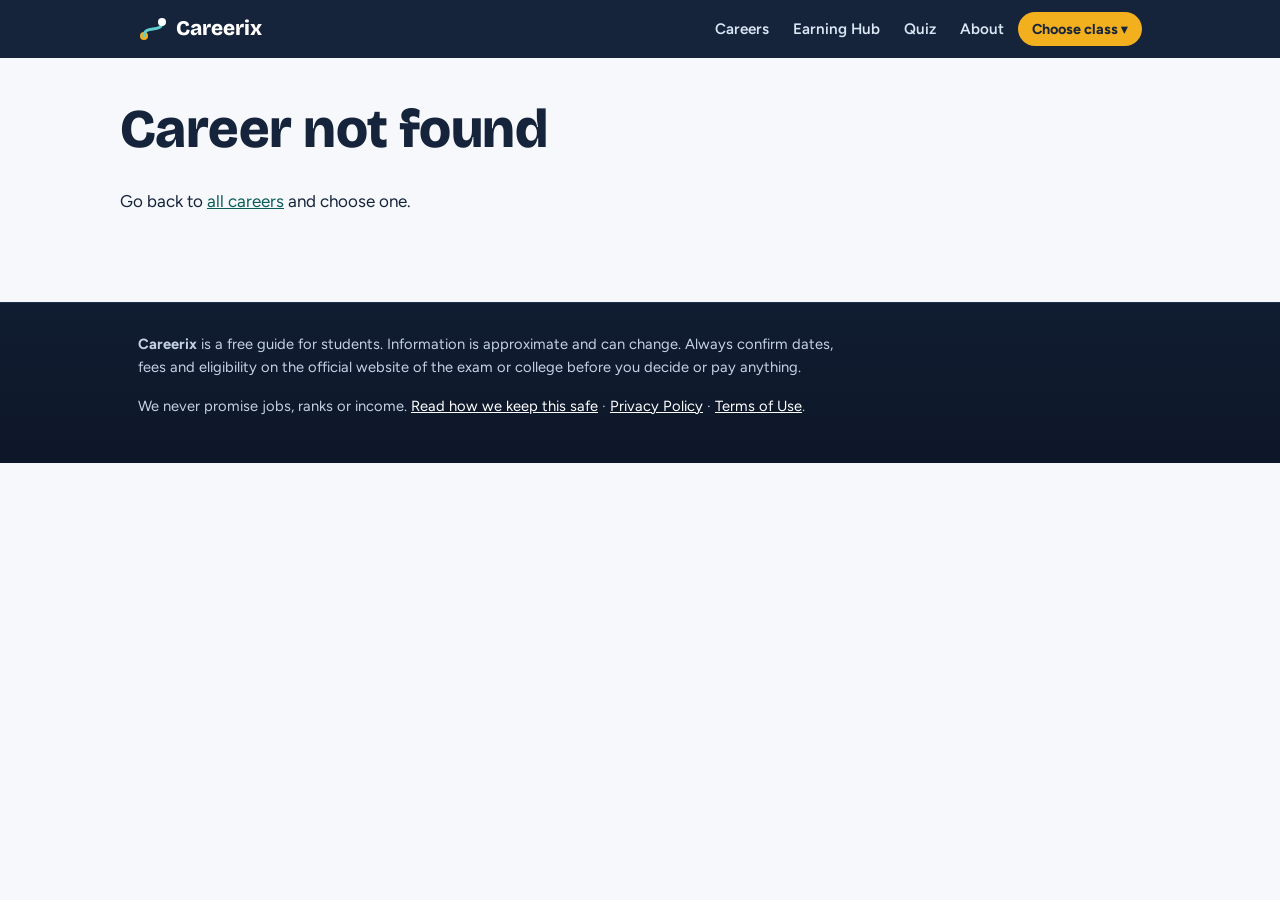
<file: career.html>
<!DOCTYPE html>
<html lang="en">
<head>
  <meta name="google-site-verification" content="pgcPtvPe8wboUWy4FonGk49oxaHqmCwMqP8wlRzvu7o" />
  <meta name="google-adsense-account" content="ca-pub-4979689090776995">
  <!-- Google tag (gtag.js), loaded after the page finishes so it never competes with rendering -->
  <script>
    window.dataLayer = window.dataLayer || [];
    function gtag(){dataLayer.push(arguments);}
    gtag('js', new Date());
    gtag('config', 'G-3VFRKDKVZB');
    function __loadGA(){
      var s = document.createElement('script');
      s.async = true;
      s.src = 'https://www.googletagmanager.com/gtag/js?id=G-3VFRKDKVZB';
      document.head.appendChild(s);
    }
    if (document.readyState === 'complete') { __loadGA(); }
    else { window.addEventListener('load', __loadGA); }
  </script>
  <meta charset="utf-8">
  <meta name="viewport" content="width=device-width, initial-scale=1">
  <title>Career roadmap | Careerix</title>
  <link rel="icon" href="data:image/svg+xml,%3Csvg xmlns=%27http://www.w3.org/2000/svg%27 viewBox=%270 0 30 30%27%3E%3Ccircle cx=%276%27 cy=%2722%27 r=%274%27 fill=%27%23f2b01e%27/%3E%3Cpath d=%27M6 22 C6 10, 24 20, 24 8%27 stroke=%27%230e7c7b%27 stroke-width=%273%27 fill=%27none%27 stroke-linecap=%27round%27/%3E%3Ccircle cx=%2724%27 cy=%278%27 r=%274%27 fill=%27%2315233b%27/%3E%3C/svg%3E">
  <meta name="description" content="Step by step career roadmap with exams, courses, costs and a checklist.">
  <link rel="canonical" href="https://careerix.me/career.html">
  <link rel="preconnect" href="https://fonts.googleapis.com">
  <link rel="preconnect" href="https://fonts.gstatic.com" crossorigin>
  <link href="https://fonts.googleapis.com/css2?family=Bricolage+Grotesque:wght@600;700;800&family=Figtree:wght@400;600;700&display=swap" rel="stylesheet">
  <link rel="stylesheet" href="style.css">
</head>
<body data-page="career">
  <div id="site-header"></div>

  <main id="career"></main>

  <div id="site-footer"></div>

  <script>
/*
  Careerix career data.
  To add a career: copy one block below, change the values, and add it to the list.
  Roadmap step "s" (stage) must be one of: "9", "10", "11", "12", "college", "work".
  Set verified:true only after you have checked every fact on the official websites.
*/
window.CAREERS = [
  {
    id: "doctor",
    name: "Doctor (MBBS)",
    tagline: "Diagnose and treat patients. Long study, high responsibility, respected everywhere.",
    streams: ["Science"],
    streamNote: "Science with Physics, Chemistry, Biology and English (PCB)",
    verified: true,
    updated: "September 2026",
    overview: "To become a doctor in India you complete MBBS after Class 12. Admission is only through NEET UG, so your Class 11 and 12 preparation decides everything. After MBBS you can start working or study further for a specialty.",
    roadmap: [
      { s: "9", t: "Build strong basics", d: "Focus on NCERT Science and Maths. Read the Biology chapters with curiosity. There is no exam yet, but concepts learned now make Class 11 easier." },
      { s: "10", t: "Choose Science with Biology", d: "After Class 10 pick the Science stream with Physics, Chemistry, Biology and English. Check that your school offers PCB (or PCMB)." },
      { s: "11", t: "Start NEET-focused study", d: "Study NCERT Class 11 Physics, Chemistry and Biology line by line. Take chapter tests. Decide whether you will self-study, join coaching, or use an online course." },
      { s: "12", t: "Class 12 boards and NEET UG", d: "Pass Class 12 with PCB and English. The usual minimum is 50% aggregate for General category (lower for reserved categories). Appear for NEET UG, conducted by NTA, usually in May. You must be at least 17 years old by 31 December of the admission year." },
      { s: "12", t: "Counselling and seat allotment", d: "MCC runs counselling for the 15% All India Quota and central institutes. Each state runs its own counselling for the 85% state quota seats, and state domicile rules apply. Register, fill choices, and report to your allotted college." },
      { s: "college", t: "MBBS: 5.5 years", d: "4.5 years of study plus 1 year of compulsory rotating internship in a hospital." },
      { s: "work", t: "Register and start practising", d: "After internship you register with the State Medical Council / NMC to practise as a doctor." },
      { s: "work", t: "Specialise (optional)", d: "Take NEET PG for MD/MS or diploma courses. Super-specialisation (DM/MCh) comes after that." }
    ],
    subjects: ["Physics", "Chemistry", "Biology", "English"],
    skills: ["Patience and empathy", "Strong memory and concepts", "Handling long study hours", "Calm under pressure", "Clear communication with patients"],
    exams: [
      { name: "NEET UG", body: "National Testing Agency (NTA)", note: "The only entrance for MBBS in India, including private and deemed universities." },
      { name: "NEET PG", body: "NBEMS", note: "After MBBS, for MD/MS and diploma seats." }
    ],
    courses: [
      { name: "MBBS", duration: "5.5 years (including 1 year internship)" },
      { name: "Other NEET routes: BDS, BAMS, BHMS, BSc Nursing", duration: "Around 4 to 5.5 years" }
    ],
    cost: {
      govt: "Very low in government colleges: roughly ₹1 lakh to ₹10 lakh for the whole course, depending on the state.",
      private: "Roughly ₹50 lakh to ₹1.5 crore or more for the whole course.",
      note: "Approximate. Fees differ by state and college. Check the official fee details in MCC or state counselling."
    },
    roles: [
      { title: "Government Medical Officer", pay: "Fixed pay scale plus allowances; varies by state" },
      { title: "Resident doctor (during MD/MS)", pay: "Monthly stipend; varies by college" },
      { title: "Specialist / Surgeon", pay: "Rises a lot after specialisation; varies widely" },
      { title: "Public health, medical research, teaching", pay: "Depends on institution and role" }
    ],
    salaryNote: "Early years are usually modest and pay grows after specialisation. Pay depends heavily on state, hospital and specialty. Treat any number you see online as a rough guide.",
    faqs: [
      { q: "Can I become a doctor without NEET?", a: "No. NEET UG is compulsory for MBBS in India, in government and private colleges." },
      { q: "Do I need Maths for MBBS?", a: "No. You need Physics, Chemistry, Biology and English in Class 12." },
      { q: "Government or private college?", a: "Government seats cost far less but need a much higher NEET rank. Private seats are easier to get but very expensive." },
      { q: "How many times can I attempt NEET?", a: "There is currently no limit on attempts and no upper age limit, but always confirm in the latest NEET information bulletin." },
      { q: "What if I do not get MBBS?", a: "NEET also opens BDS, AYUSH courses (BAMS, BHMS), BSc Nursing and allied health courses. You can also repeat the attempt." }
    ],
    checklist: [
      "Choose Science with Biology after Class 10",
      "Finish NCERT Biology, Chemistry and Physics line by line",
      "Read the NEET UG information bulletin when NTA releases it",
      "Solve previous year NEET papers",
      "Register for NEET UG only on the official website",
      "Keep documents ready for counselling (marksheets, ID, category certificate)",
      "Plan a backup: BDS, AYUSH, Nursing or a repeat attempt"
    ],
    sources: [
      { label: "NEET UG (NTA)", url: "https://neet.nta.nic.in" },
      { label: "National Medical Commission", url: "https://www.nmc.org.in" },
      { label: "MCC counselling", url: "https://mcc.nic.in" }
    ],
    tags: { bio: 3, people: 2, service: 2, research: 1 }
  },

  {
    id: "engineer",
    name: "Engineer",
    tagline: "Design and build machines, buildings, circuits and systems. Maths and problem solving all the way.",
    streams: ["Science"],
    streamNote: "Science with Physics, Maths compulsory, plus Chemistry (most common), Biology, Biotechnology or a vocational subject",
    verified: true,
    updated: "September 2026",
    overview: "Most engineers do a 4-year B.Tech after Class 12. JEE Main has no age limit and no minimum Class 12 marks just to appear, but admission to NITs, IIITs and GFTIs needs 75% aggregate in Class 12 (65% for SC/ST/PwD), or a top-20-percentile finish. Top government institutes (IITs) admit through JEE Advanced, which only students among the top scorers of JEE Main can attempt.",
    roadmap: [
      { s: "9", t: "Get strong in Maths and Science", d: "Build your basics in Maths and Physics. Practise problems, not just reading." },
      { s: "10", t: "Choose Science with Maths (PCM)", d: "After Class 10 pick Physics, Maths and one more subject from Chemistry, Biology, Biotechnology or a vocational subject, along with English." },
      { s: "11", t: "Start JEE-level preparation", d: "Study NCERT first, then problem books. Decide between self-study, coaching or online classes." },
      { s: "12", t: "Boards and JEE / state exams", d: "Physics and Maths are compulsory in Class 12 for JEE Main; there is no minimum percentage or age limit to appear in the exam itself. Appear for JEE Main (2 sessions, up to 6 attempts over 3 years); admission to NITs, IIITs and GFTIs needs 75% aggregate in Class 12 (65% for SC/ST/PwD). Top JEE Main scorers can then appear for JEE Advanced (for IITs), which has its own separate age condition (born on or after 1 October 2002 for General/OBC-NCL/EWS, with relaxation for SC/ST/PwD). Also check state entrance exams and private university exams such as BITSAT and VITEEE." },
      { s: "college", t: "B.Tech: 4 years", d: "Choose a branch (Computer Science, Mechanical, Civil, Electrical, Electronics and more). Do internships from the 2nd or 3rd year and build projects." },
      { s: "work", t: "Job, GATE or higher studies", d: "Options: campus placement, government/PSU jobs through GATE, M.Tech, MBA, or starting your own venture." }
    ],
    subjects: ["Physics", "Maths", "Chemistry / Biology / vocational subject", "English"],
    skills: ["Logical thinking", "Problem solving", "Basic coding", "Curiosity about how things work"],
    exams: [
      { name: "JEE Main", body: "National Testing Agency (NTA)", note: "No age limit to appear; up to 6 attempts over 3 consecutive years from your Class 12 passing year. For NITs, IIITs and GFTIs." },
      { name: "JEE Advanced", body: "Conducted by an IIT on rotation", note: "Only for the top scorers of JEE Main. Has its own age condition (born on or after 1 Oct 2002 for General/OBC-NCL/EWS, with SC/ST/PwD relaxation) — for admission to IITs." },
      { name: "State entrance exams and BITSAT / VITEEE", body: "Various", note: "For state and private colleges." },
      { name: "GATE", body: "IITs / IISc", note: "After B.Tech, for M.Tech and PSU jobs." }
    ],
    courses: [
      { name: "B.Tech / B.E.", duration: "4 years" },
      { name: "M.Tech (optional)", duration: "2 years" }
    ],
    cost: {
      govt: "Government institutes (IIT/NIT) cost roughly ₹5 lakh to ₹10 lakh for the full course.",
      private: "Private colleges roughly ₹8 lakh to ₹25 lakh or more for the full course.",
      note: "Approximate. Fees change each year and differ by college. Check the official website of each college."
    },
    roles: [
      { title: "Software / IT engineer", pay: "Entry pay varies widely by company and college" },
      { title: "Core engineer (mechanical, civil, electrical)", pay: "Usually lower at entry than IT and grows with experience" },
      { title: "PSU / government engineer", pay: "Fixed government pay scale" },
      { title: "Research, M.Tech, MBA or startup", pay: "Depends on path" }
    ],
    salaryNote: "Pay depends far more on your skills, college and branch than on the degree itself.",
    faqs: [
      { q: "Is there an age limit for JEE?", a: "JEE Main has no age limit. JEE Advanced has its own separate age condition tied to your birth date, so check the official notification if you took a long gap." },
      { q: "Do I need coaching for JEE?", a: "Not compulsory. Many students crack it through self-study or online classes. Coaching helps some people with structure and practice." },
      { q: "Can I become an engineer without JEE?", a: "Yes. Many state and private colleges admit through state exams, BITSAT, VITEEE or their own tests." },
      { q: "Is Maths compulsory?", a: "Yes. Physics and Maths are compulsory in Class 12 for JEE Main, along with one more subject from Chemistry, Biology, Biotechnology or a vocational subject." },
      { q: "Which branch should I choose?", a: "Pick by interest and by what you enjoy building or solving, not only by placement stories." }
    ],
    checklist: [
      "Choose Science with Maths after Class 10",
      "Finish NCERT Physics, Chemistry and Maths",
      "Read the JEE Main information bulletin on the official site",
      "Solve previous year JEE papers",
      "Check state entrance exams and private college exams",
      "Start a small project or learn basic coding"
    ],
    sources: [
      { label: "JEE Main (NTA)", url: "https://jeemain.nta.nic.in" },
      { label: "JEE Advanced", url: "https://jeeadv.ac.in" }
    ],
    tags: { maths: 3, tech: 2, research: 1 }
  },

  {
    id: "software-developer",
    name: "Software Developer",
    tagline: "Build apps, websites and software. You can start learning from home, even in school.",
    streams: ["Science", "Commerce", "Arts"],
    streamNote: "Any stream works. Maths helps but is not compulsory.",
    verified: true,
    updated: "September 2026",
    overview: "Software developers write the code behind apps, websites and games. You can enter through a degree (B.Tech CSE, BCA, B.Sc Computer Science) or by learning skills yourself and building a portfolio of projects. CUET has no age limit and no fixed minimum Class 12 marks from NTA, though individual universities set their own course cut-offs.",
    roadmap: [
      { s: "9", t: "Try coding for free", d: "Start with a beginner course on Python or web basics (HTML, CSS, JavaScript). Build tiny things like a calculator or a quiz page." },
      { s: "10", t: "Pick a stream that keeps options open", d: "Science with Maths gives the most options (B.Tech). Commerce or Arts with Computer Science can lead to BCA or B.Sc." },
      { s: "11", t: "Learn one language properly", d: "Go deeper in Python or JavaScript. Learn how to use GitHub and put your projects online." },
      { s: "12", t: "Choose your route", d: "Route A: B.Tech CSE through JEE or state exams. Route B: BCA / B.Sc Computer Science, often through CUET or the college's own test." },
      { s: "college", t: "Degree plus real projects", d: "3 to 4 years. Build projects, do internships, contribute to open source, and practise problem solving." },
      { s: "work", t: "First job and growth", d: "Start as a junior or intern developer, then specialise: web, mobile, backend, cloud, AI or cybersecurity." }
    ],
    subjects: ["Maths (helpful)", "Computer Science / Informatics Practices (if available)", "English"],
    skills: ["Logical thinking", "One programming language", "Problem solving", "Reading documentation", "Patience with debugging"],
    exams: [
      { name: "JEE Main / state exams", body: "NTA / states", note: "For B.Tech CSE." },
      { name: "CUET", body: "National Testing Agency (NTA)", note: "For many central universities' BCA / B.Sc programmes." },
      { name: "College's own entrance tests", body: "Various", note: "Common for BCA and private universities." }
    ],
    courses: [
      { name: "B.Tech CSE / IT", duration: "4 years" },
      { name: "BCA or B.Sc Computer Science", duration: "3 years" },
      { name: "MCA (optional)", duration: "2 years" }
    ],
    cost: {
      govt: "Government colleges are the cheapest route, roughly ₹1 lakh to ₹10 lakh depending on the course.",
      private: "Private colleges roughly ₹3 lakh to ₹20 lakh or more depending on the course and college.",
      note: "Approximate. Many free resources exist, so your skills can grow whatever college you get."
    },
    roles: [
      { title: "Frontend / Backend / Full-stack developer", pay: "Entry pay varies widely by company" },
      { title: "Mobile app developer", pay: "Varies" },
      { title: "Data or AI engineer", pay: "Varies; often needs stronger Maths" },
      { title: "Freelance developer", pay: "Not fixed; depends on skills and clients" }
    ],
    salaryNote: "Skills and projects matter more than the name of your degree. Pay varies a lot between companies. Be careful about ads promising guaranteed jobs or income.",
    faqs: [
      { q: "Can I become a developer without a B.Tech?", a: "Yes. BCA, B.Sc or self-learning with a strong portfolio can work. Some companies still prefer a degree, so keep a degree route open." },
      { q: "Which language should I start with?", a: "Python is a friendly start. JavaScript is great if you want to build websites." },
      { q: "Do I need a laptop?", a: "It helps a lot, but you can begin on a phone with browser-based coding tools and move to a laptop later." },
      { q: "Is AI going to replace developers?", a: "AI tools change how developers work, but people who understand problems and code well are still needed. Learn to use AI tools while you build strong basics." }
    ],
    checklist: [
      "Complete one free beginner course",
      "Build 3 small projects",
      "Create a GitHub account and upload your projects",
      "Learn basic problem solving (arrays, loops, logic)",
      "Choose a degree route for after Class 12",
      "Avoid paid courses that promise guaranteed jobs"
    ],
    sources: [
      { label: "CUET (NTA)", url: "https://cuet.nta.nic.in" },
      { label: "JEE Main (NTA)", url: "https://jeemain.nta.nic.in" }
    ],
    tags: { tech: 3, maths: 2, create: 1 }
  },

  {
    id: "ca-finance",
    name: "CA / Finance",
    tagline: "Work with accounts, tax, audit and money. Tough exams, strong demand.",
    streams: ["Commerce", "Science", "Arts"],
    streamNote: "Commerce is common, but students from any stream can enter.",
    verified: true,
    updated: "September 2026",
    overview: "A Chartered Accountant (CA) handles accounting, tax, auditing and financial advice. CA is a professional course run by ICAI, not a normal degree. Registration for CA Foundation needs a mandatory 4-month study gap before the exam (so register at least 4 months before your target attempt), and CA Intermediate needs an 8-month gap. Many students also do B.Com alongside. Other finance routes are CMA, CFA and CS.",
    roadmap: [
      { s: "9", t: "Get comfortable with Maths and Accounts", d: "Build number sense. If your school offers it, learn basic Commerce ideas." },
      { s: "10", t: "Choose Commerce (or another stream)", d: "Commerce with Accountancy, Business Studies and Economics is the most direct. Maths is helpful." },
      { s: "11", t: "Learn Accountancy well", d: "Practise journal entries and ledgers. Consider learning basic Excel." },
      { s: "12", t: "Register for CA Foundation", d: "Register with ICAI and take the CA Foundation exam. Check ICAI's latest rules for registration timing and eligibility." },
      { s: "college", t: "CA Intermediate, articleship, Final", d: "Pass Intermediate, complete practical training (articleship) with a practising CA, then clear the Final. Many students do B.Com or another degree in parallel." },
      { s: "work", t: "Practice, job or higher finance", d: "Options: work in a firm, corporate finance, start your own practice, or move into investment or consulting roles." }
    ],
    subjects: ["Accountancy", "Business Studies", "Economics", "Maths (helpful)"],
    skills: ["Attention to detail", "Comfort with numbers", "Discipline for long exams", "Basic Excel", "Honesty and ethics"],
    exams: [
      { name: "CA Foundation, Intermediate and Final", body: "ICAI", note: "Foundation needs a 4-month study gap after registering; Intermediate needs 8 months. Graduates (55% Commerce / 60% others) can skip Foundation via the Direct Entry route. Check ICAI for the latest scheme and attempt dates." },
      { name: "CMA / CS / CFA (alternatives)", body: "ICMAI / ICSI / CFA Institute", note: "Other finance qualifications." }
    ],
    courses: [
      { name: "CA (Foundation, Intermediate, Final)", duration: "Roughly 4.5 to 5+ years including articleship" },
      { name: "B.Com (in parallel or alone)", duration: "3 years" }
    ],
    cost: {
      govt: "CA exam fees are relatively low compared with other professional courses.",
      private: "Coaching is optional and can add a significant cost.",
      note: "Approximate and changes often. Check ICAI's official fee details."
    },
    roles: [
      { title: "Chartered Accountant (practice)", pay: "Grows with your client base and experience" },
      { title: "Auditor / Tax consultant", pay: "Varies by firm" },
      { title: "Corporate finance / CFO track", pay: "Varies by company" },
      { title: "Investment or financial analyst", pay: "Varies" }
    ],
    salaryNote: "CA fresher pay varies by firm and city and grows with experience. Pass rates are low, so consistent effort matters more than a quick result.",
    faqs: [
      { q: "Is CA very hard?", a: "Yes, pass rates are low. But steady study and practice work for many students." },
      { q: "Can I do CA and B.Com together?", a: "Many students do. Check your college's attendance rules." },
      { q: "Is CA possible from Science or Arts?", a: "Yes. The route starts with ICAI registration, which is open to students from all streams." }
    ],
    checklist: [
      "Read ICAI's latest student pages on eligibility and registration",
      "Pick Commerce or keep another stream with a plan",
      "Practise Accountancy every week",
      "Learn basic Excel",
      "Plan articleship early"
    ],
    sources: [
      { label: "ICAI (official)", url: "https://www.icai.org" }
    ],
    tags: { finance: 3, maths: 2, business: 1 }
  },

  {
    id: "lawyer",
    name: "Lawyer",
    tagline: "Argue cases, advise companies and protect people's rights. Reading, writing and speaking matter most.",
    streams: ["Arts", "Commerce", "Science"],
    streamNote: "Any stream is accepted for law entrance exams.",
    verified: true,
    updated: "September 2026",
    overview: "You can study law right after Class 12 through a 5-year integrated course (BA LLB, BBA LLB), or after graduation through a 3-year LLB. CLAT has no upper age limit and needs 45% in Class 12 (40% for SC/ST), and is held once a year (CLAT 2027 is set for 6 December 2026). To practise in court you enrol with a State Bar Council and clear the All India Bar Examination.",
    roadmap: [
      { s: "9", t: "Read and speak more", d: "Read newspapers, join debates and practise writing clearly." },
      { s: "10", t: "Any stream works", d: "Arts (History, Political Science) is common, but Commerce and Science students can also take law." },
      { s: "11", t: "Build reading and reasoning skills", d: "Read the news daily, practise logical reasoning, basic quantitative technique questions, and improve English." },
      { s: "12", t: "Law entrance exams", d: "CLAT has no age limit and needs 45% in Class 12 (40% SC/ST/PwD); it tests English, current affairs, legal reasoning, logical reasoning and quantitative techniques across 24 NLUs. Also check AILET (NLU Delhi), LSAT India or university-specific tests. Check each exam's official notification for exact dates." },
      { s: "college", t: "5-year integrated law or 3-year LLB", d: "Do moot courts, internships with lawyers and courts, and legal writing." },
      { s: "work", t: "Enrol and choose a path", d: "Enrol with a State Bar Council, clear AIBE, and choose litigation, corporate law, judiciary (judicial services exams), or legal advisory." }
    ],
    subjects: ["English", "History / Political Science (helpful)", "Any stream subjects"],
    skills: ["Reading fast and clearly", "Logical reasoning", "Basic quantitative aptitude", "Writing and speaking", "Patience and research"],
    exams: [
      { name: "CLAT", body: "Consortium of NLUs", note: "No age limit; 45% in Class 12 (40% SC/ST). For 24 National Law Universities." },
      { name: "AILET", body: "NLU Delhi", note: "For NLU Delhi." },
      { name: "AIBE", body: "Bar Council of India", note: "After law, to practise as an advocate." },
      { name: "Judicial Services exams", body: "State High Courts / PSCs", note: "To become a judge (magistrate) after LLB." }
    ],
    courses: [
      { name: "BA LLB / BBA LLB (integrated)", duration: "5 years" },
      { name: "LLB after graduation", duration: "3 years" },
      { name: "LLM (optional)", duration: "1 to 2 years" }
    ],
    cost: {
      govt: "Public law universities are relatively affordable.",
      private: "Private law universities can be very expensive.",
      note: "Approximate; check each university's official fees."
    },
    roles: [
      { title: "Litigation advocate", pay: "Modest at first; grows with experience and reputation" },
      { title: "Corporate lawyer", pay: "Often higher, especially from top law schools" },
      { title: "Judge (judicial services)", pay: "Fixed government pay scale" },
      { title: "Legal advisor / in-house counsel", pay: "Varies" }
    ],
    salaryNote: "Early litigation income is often modest and grows with time. Corporate roles from top colleges pay more. Results vary a lot.",
    faqs: [
      { q: "Is Maths needed for law?", a: "Not much. Reading, reasoning and English are more important." },
      { q: "Can I do law after graduation?", a: "Yes. You can do a 3-year LLB after any graduation degree." },
      { q: "How do I become a judge?", a: "Complete LLB and clear the Judicial Services exam of your state or the relevant high court." }
    ],
    checklist: [
      "Read a newspaper every day",
      "Practise English and logical reasoning",
      "Note CLAT dates from the official consortium website",
      "Attend a moot court or debate",
      "Find a lawyer or court intern option during college"
    ],
    sources: [
      { label: "Consortium of NLUs (CLAT)", url: "https://consortiumofnlus.ac.in" },
      { label: "Bar Council of India", url: "https://www.barcouncilofindia.org" }
    ],
    tags: { law: 3, write: 2, people: 1, service: 1 }
  },

  {
    id: "teacher",
    name: "Teacher / Professor",
    tagline: "Help others learn. Stable career with real impact on students.",
    streams: ["Arts", "Commerce", "Science"],
    streamNote: "Choose the stream of the subject you want to teach.",
    verified: true,
    updated: "September 2026",
    overview: "To teach in schools you usually need a graduation degree in your subject plus a teacher training degree (B.Ed, standardised to 2 years by NCTE), and you clear TET/CTET (no upper age limit, minimum age 17, no limit on attempts). To teach in colleges you generally complete a master's degree and clear NET, or hold a PhD.",
    roadmap: [
      { s: "9", t: "Practise explaining", d: "Help classmates with a topic. Teaching others is the best way to learn." },
      { s: "10", t: "Choose a stream by your teaching subject", d: "Pick the stream that matches the subject you love, such as Maths, Science, English or History." },
      { s: "11", t: "Go deep in your subject", d: "Build strong understanding of your favourite subject." },
      { s: "12", t: "Choose your degree route", d: "Route A: graduation in your subject, then B.Ed. Route B: an integrated teacher education programme (ITEP) if offered. CUET is used by many universities. Check the official notifications." },
      { s: "college", t: "Graduation, then teacher training", d: "Finish your degree, then B.Ed (2 years) or an integrated course. For college teaching, continue to a master's degree." },
      { s: "work", t: "TET / CTET, NET and jobs", d: "Clear TET/CTET for school jobs. Clear NET (and often PhD) for college and university jobs." }
    ],
    subjects: ["Your chosen teaching subject", "English or Hindi communication"],
    skills: ["Clear explanation", "Patience", "Subject knowledge", "Speaking and listening"],
    exams: [
      { name: "CTET / State TET", body: "CBSE / states", note: "Eligibility for school teaching jobs." },
      { name: "UGC NET", body: "NTA", note: "For assistant professor and research fellowship." },
      { name: "CUET", body: "NTA", note: "For admission to many central universities." }
    ],
    courses: [
      { name: "Graduation (B.A / B.Sc / B.Com)", duration: "3 years" },
      { name: "B.Ed", duration: "2 years" },
      { name: "M.A / M.Sc and PhD (for college teaching)", duration: "2 years plus research years" }
    ],
    cost: {
      govt: "Government colleges keep costs low.",
      private: "Private colleges cost more.",
      note: "Approximate; check the official fee pages of the institutes."
    },
    roles: [
      { title: "Primary / secondary school teacher", pay: "Varies by government or private school" },
      { title: "College / university professor", pay: "Government pay scale; private varies" },
      { title: "Coaching or online educator", pay: "Depends on students and reputation" },
      { title: "Curriculum designer / education content creator", pay: "Varies" }
    ],
    salaryNote: "Government teaching jobs have fixed scales and are considered stable. Private school pay varies a lot.",
    faqs: [
      { q: "Do I need B.Ed to teach?", a: "For most school teaching jobs, yes. Check the latest NCTE and state rules." },
      { q: "Can I teach online?", a: "Yes, but pay and stability vary. A strong subject base and communication skills matter." },
      { q: "How do I teach in college?", a: "Complete a master's degree and clear UGC NET (or hold a PhD as per rules)." }
    ],
    checklist: [
      "Decide the subject you want to teach",
      "Practise explaining a topic to someone every week",
      "Check current B.Ed and TET rules on official sites",
      "Plan your degree and B.Ed timeline"
    ],
    sources: [
      { label: "CTET", url: "https://ctet.nic.in" },
      { label: "NCTE", url: "https://ncte.gov.in" }
    ],
    tags: { teach: 3, people: 2, write: 1, service: 1 }
  },

  {
    id: "government-jobs",
    name: "Government Jobs (UPSC, SSC, Banking)",
    tagline: "Serve the country through civil services, administration, railways, banking and more.",
    streams: ["Arts", "Commerce", "Science"],
    streamNote: "Any stream. Most exams need a graduation degree first.",
    verified: true,
    updated: "September 2026",
    overview: "Government jobs are filled through exams. UPSC Civil Services (IAS, IPS, IFS and others) needs any graduation degree; age must be 21-32 for General/EWS (35 for OBC, 37 for SC/ST, up to 42 for PwBD, all as on 1 August of the exam year), with 6 attempts for General/EWS, 9 for OBC, and unlimited (within the age limit) for SC/ST. SSC, banking, railways and state PSC exams have different education and age rules. Competition is high, so a backup plan is wise.",
    roadmap: [
      { s: "9", t: "Build reading habits", d: "Read the newspaper and NCERT books. Take an interest in how the country works." },
      { s: "10", t: "Choose the stream you enjoy", d: "Any stream can lead here. Choose what you can score well in." },
      { s: "11", t: "Keep a strong base", d: "Focus on your subjects and keep reading current affairs and general knowledge." },
      { s: "12", t: "Choose your graduation degree", d: "Pick a degree you can finish well. Consider a course that helps with a backup career." },
      { s: "college", t: "Graduate and start exam preparation", d: "Study the syllabus for the exam you want (UPSC, SSC CGL, banking or state PSC). Check age limits and attempt limits on the official site." },
      { s: "work", t: "Appear for exams and keep a backup", d: "Many candidates take more than one attempt. Keep a backup job or skill while you prepare." }
    ],
    subjects: ["Any stream", "Strong NCERT base (History, Geography, Polity, Economy, Science)"],
    skills: ["Consistent study habit", "Current affairs awareness", "Answer writing", "Handling long preparation"],
    exams: [
      { name: "UPSC Civil Services Examination", body: "UPSC", note: "Prelims, Mains and Interview. Age 21-32 (General/EWS), 21-35 (OBC), 21-37 (SC/ST), as on 1 August of the exam year; always check the current notification." },
      { name: "SSC CGL and similar", body: "Staff Selection Commission", note: "For many central government posts." },
      { name: "IBPS / SBI exams", body: "IBPS / SBI", note: "For banking jobs." },
      { name: "State PSC exams", body: "State Public Service Commissions", note: "For state civil services." }
    ],
    courses: [
      { name: "Any graduation degree", duration: "3 to 4 years" }
    ],
    cost: {
      govt: "The exam fees are low. Coaching is optional.",
      private: "Coaching can cost from a small amount to a large amount depending on the programme.",
      note: "Approximate. Many students use free resources and self-study."
    },
    roles: [
      { title: "IAS / IPS / IFS and other Civil Services", pay: "Government pay scale plus allowances" },
      { title: "SSC posts (clerk, inspector, officer)", pay: "Government pay scale" },
      { title: "Bank PO / Clerk", pay: "Bank pay scale" },
      { title: "State civil services", pay: "State pay scale" }
    ],
    salaryNote: "Pay is decided by government pay scales and allowances, and the job security is a major attraction. Success is not guaranteed, so plan a backup.",
    faqs: [
      { q: "Can I prepare while studying in college?", a: "Yes. Many students start in the final years of graduation." },
      { q: "Is coaching required?", a: "Not required. Many candidates succeed with self-study." },
      { q: "How many attempts do I get for UPSC?", a: "6 attempts for General/EWS, 9 for OBC, and unlimited attempts (within the age limit) for SC/ST. Always check the latest UPSC notification for exact figures." }
    ],
    checklist: [
      "Read the official notification of your target exam",
      "Read one newspaper daily",
      "Read NCERT books",
      "Note age and attempt limits from the official site",
      "Plan a backup skill or job"
    ],
    sources: [
      { label: "UPSC", url: "https://upsc.gov.in" },
      { label: "SSC", url: "https://ssc.gov.in" }
    ],
    tags: { service: 3, law: 1, write: 1, people: 1 }
  },

  {
    id: "defence-nda",
    name: "Defence Officer (NDA)",
    tagline: "Join the Army, Navy or Air Force as an officer. Fitness, discipline and courage.",
    streams: ["Science", "Arts", "Commerce"],
    streamNote: "Army wing accepts any stream. Air Force and Navy wings need Physics and Maths in Class 12.",
    verified: true,
    updated: "September 2026",
    overview: "The National Defence Academy (NDA) exam is conducted by UPSC, twice a year, for students who are Class 12 pass or appearing (Class 11 students are not eligible). The age window is strict: 16.5 to 19.5 years, with no relaxation for any category. Since 2022, unmarried women can apply for all three wings (Army, Navy, Air Force). After NDA training you become an officer. Other routes include CDS after graduation. Physical and medical fitness are essential.",
    roadmap: [
      { s: "9", t: "Build fitness habits", d: "Run, do basic exercises and stay active. Sleep and diet matter." },
      { s: "10", t: "Choose your stream with options in mind", d: "Science with Maths keeps all NDA wings open (Army, Navy, Air Force)." },
      { s: "11", t: "Study and stay fit", d: "Prepare Maths and General Ability along with your regular subjects." },
      { s: "12", t: "Appear for NDA exam", d: "Apply through the official UPSC notification. Check age limits, eligibility and gender rules in that notification. The process includes a written exam, SSB interview and medical tests." },
      { s: "college", t: "Training at NDA, then officer training", d: "Cadets train at the NDA, then move to their service academy (IMA, Naval Academy or Air Force Academy)." },
      { s: "work", t: "Commissioned officer", d: "Serve as an officer. Other entry routes include CDS after graduation." }
    ],
    subjects: ["Maths and Physics (for Air Force and Navy wings)", "English", "General knowledge"],
    skills: ["Physical fitness", "Discipline", "Leadership", "Team spirit", "Mental strength"],
    exams: [
      { name: "NDA and NA exam", body: "UPSC", note: "Written exam, then SSB interview and medical." },
      { name: "CDS", body: "UPSC", note: "After graduation, another officer entry route." },
      { name: "Agniveer and other recruitment schemes", body: "Various", note: "Check the official notifications for the latest scheme details." }
    ],
    courses: [
      { name: "NDA training with a degree", duration: "3 years at NDA plus 1 year at a service academy" }
    ],
    cost: {
      govt: "Training and education at the academy are sponsored by the government.",
      private: "Not applicable",
      note: "Approximate. Check the official notification for details."
    },
    roles: [
      { title: "Army officer", pay: "Government pay scale plus allowances" },
      { title: "Navy officer", pay: "Government pay scale plus allowances" },
      { title: "Air Force officer / pilot", pay: "Government pay scale plus allowances" }
    ],
    salaryNote: "Officers receive a government pay scale and allowances. The job is demanding and involves postings across the country.",
    faqs: [
      { q: "Can girls apply for NDA?", a: "Yes. Women are eligible under the current rules. Check the latest official notification for details." },
      { q: "What is SSB?", a: "The Services Selection Board interview tests personality, leadership and mental strength over several days." },
      { q: "What if I do not get selected?", a: "Keep studying. CDS after graduation and other routes exist, and you should always keep a backup plan." }
    ],
    checklist: [
      "Start regular exercise and sleep habits",
      "Take Science with Maths if you want all NDA wings open",
      "Read the latest UPSC NDA notification for eligibility",
      "Practise NDA previous year papers",
      "Learn about SSB and practise communication skills"
    ],
    sources: [
      { label: "UPSC (NDA)", url: "https://upsc.gov.in" }
    ],
    tags: { physical: 3, service: 3 }
  },

  {
    id: "designer",
    name: "Designer (UI/UX, Graphic, Product)",
    tagline: "Make things look good and work well: apps, brands, posters, products.",
    streams: ["Arts", "Science", "Commerce"],
    streamNote: "Any stream. A portfolio of your work matters a lot.",
    verified: true,
    updated: "September 2026",
    overview: "Designers create the look and feel of apps, websites, brands and products. You can enter through design colleges (NID, NIFT, IIT design programmes via UCEED) or by building skills and a portfolio. Note that UCEED and NID B.Des have upper age limits tied to your birth date (similar to JEE Advanced), unlike most other design learning routes. Free tools like Canva and Figma let you start now.",
    roadmap: [
      { s: "9", t: "Start making things", d: "Draw, edit photos and try free tools like Canva. Make posters for school events." },
      { s: "10", t: "Choose a stream you can also use as backup", d: "Any stream works. Keep drawing and design projects going alongside." },
      { s: "11", t: "Build a small portfolio", d: "Collect 5 to 8 of your best designs. Learn the basics of colour, spacing and typography." },
      { s: "12", t: "Design entrance exams", d: "Check exams such as NID DAT, NIFT entrance, UCEED (for IIT design programmes) and other design colleges' tests. Read each official notification." },
      { s: "college", t: "B.Des or a related degree", d: "Typically 4 years. Do internships and grow your portfolio." },
      { s: "work", t: "Work or freelance", d: "Join a studio or company, or freelance. Specialise in UI/UX, branding, motion or product design." }
    ],
    subjects: ["Any stream", "Art or drawing (helpful)"],
    skills: ["Creativity", "Sketching or digital design", "Attention to detail", "Understanding users", "Accepting feedback"],
    exams: [
      { name: "UCEED", body: "IIT Bombay", note: "For B.Des at IIT design programmes and some others." },
      { name: "NID DAT", body: "National Institute of Design", note: "For B.Des at NID." },
      { name: "NIFT entrance", body: "NIFT", note: "For fashion and related design courses." }
    ],
    courses: [
      { name: "B.Des", duration: "4 years" },
      { name: "Design diploma or online certificates", duration: "Months to 1 to 2 years" }
    ],
    cost: {
      govt: "Public design institutes have moderate fees.",
      private: "Private design colleges can be expensive.",
      note: "Approximate. Many free learning resources exist for the skills."
    },
    roles: [
      { title: "UI/UX designer", pay: "Varies by company" },
      { title: "Graphic / brand designer", pay: "Varies" },
      { title: "Product designer", pay: "Varies" },
      { title: "Freelance designer", pay: "Not fixed; depends on clients" }
    ],
    salaryNote: "Your portfolio matters more than certificates. Freelance income is not guaranteed.",
    faqs: [
      { q: "Do I need to be good at drawing?", a: "It helps for some design fields, but UI/UX and digital design rely more on thinking and tools." },
      { q: "Can I start from my phone?", a: "Yes. Canva and Figma work in the browser or app, so you can begin right now." },
      { q: "Do I need a design degree?", a: "Not always. Strong portfolios can open doors, but a degree adds structure and networking." }
    ],
    checklist: [
      "Make 5 designs in Canva or Figma",
      "Learn basics of colour, spacing and fonts",
      "Save your best work as a small portfolio",
      "Check UCEED / NID / NIFT official notifications",
      "Ask for feedback and improve"
    ],
    sources: [
      { label: "UCEED", url: "https://www.uceed.iitb.ac.in" },
      { label: "NIFT", url: "https://www.nift.ac.in" }
    ],
    tags: { create: 3, tech: 1 }
  },

  {
    id: "data-science-ai",
    name: "Data Science / AI",
    tagline: "Use data and machine learning to find patterns and build smart systems.",
    streams: ["Science"],
    streamNote: "Science with Maths is the strongest route.",
    verified: true,
    updated: "September 2026",
    overview: "Data scientists and AI engineers use Maths, statistics and programming to work with data and build models. The usual path is B.Tech (CSE/AI), or B.Sc in Maths, Statistics or Data Science, and then an M.Tech or MS for advanced roles.",
    roadmap: [
      { s: "9", t: "Enjoy Maths and try Python", d: "Practise Maths problems and try beginner Python." },
      { s: "10", t: "Choose Science with Maths", d: "Maths is important for data science and AI." },
      { s: "11", t: "Strengthen Maths and coding", d: "Learn probability and statistics basics. Practise Python." },
      { s: "12", t: "Choose a degree", d: "B.Tech CSE/AI/Data Science through JEE or state exams, or B.Sc Maths, Statistics or Data Science through CUET or college exams." },
      { s: "college", t: "Build data projects", d: "Learn Python, SQL, statistics and machine learning. Work on real projects and datasets, and do internships." },
      { s: "work", t: "Entry role and specialise", d: "Start as an analyst or junior data scientist. Specialise in ML, NLP, computer vision or data engineering. Many roles prefer a master's degree." }
    ],
    subjects: ["Maths", "Physics", "Computer Science (if available)", "English"],
    skills: ["Maths and statistics", "Python", "SQL", "Curiosity about data", "Clear explanation of findings"],
    exams: [
      { name: "JEE Main / state exams", body: "NTA / states", note: "For B.Tech." },
      { name: "CUET", body: "NTA", note: "For B.Sc programmes at many universities." },
      { name: "GATE", body: "IITs / IISc", note: "For M.Tech in related fields." }
    ],
    courses: [
      { name: "B.Tech CSE / AI / Data Science", duration: "4 years" },
      { name: "B.Sc Maths / Statistics / Data Science", duration: "3 years" },
      { name: "M.Tech / MS / M.Sc (optional)", duration: "2 years" }
    ],
    cost: {
      govt: "Government colleges are the most affordable.",
      private: "Private colleges cost more; fees vary widely.",
      note: "Approximate. Many quality courses are free online."
    },
    roles: [
      { title: "Data analyst", pay: "Varies" },
      { title: "Data scientist", pay: "Varies; often higher with advanced degrees" },
      { title: "Machine learning engineer", pay: "Varies" },
      { title: "AI researcher", pay: "Depends on institution and degree" }
    ],
    salaryNote: "Skills, projects and degrees affect pay. The field changes quickly, so learning never stops.",
    faqs: [
      { q: "Do I need very strong Maths?", a: "You need good Maths, especially statistics, probability and linear algebra, but you can build it step by step." },
      { q: "Can I start without a laptop?", a: "You can learn theory on a phone, but coding practice is much easier on a laptop." },
      { q: "Is a master's needed?", a: "Not always, but many advanced AI research roles prefer it." }
    ],
    checklist: [
      "Practise Maths every week",
      "Learn Python basics",
      "Learn basic statistics and probability",
      "Try a small data project",
      "Choose your degree route after Class 12"
    ],
    sources: [
      { label: "CUET (NTA)", url: "https://cuet.nta.nic.in" },
      { label: "JEE Main (NTA)", url: "https://jeemain.nta.nic.in" }
    ],
    tags: { maths: 3, tech: 2, research: 2 }
  },

  {
    id: "business-mba",
    name: "Business / MBA",
    tagline: "Manage teams, run companies or start your own. People, money and decisions.",
    streams: ["Commerce", "Arts", "Science"],
    streamNote: "Any stream. Commerce is a common start.",
    verified: true,
    updated: "September 2026",
    overview: "Business careers include management, marketing, sales, operations and entrepreneurship. You can do BBA or B.Com after Class 12, then an MBA (via CAT and other exams) after graduation. Integrated 5-year IPM programmes (via IPMAT) let you start right after Class 12 too — rules vary a lot by institute: IIM Indore has no fixed minimum Class 12 percentage, while IIM Rohtak needs 60% (55% SC/ST/PwD) and caps age at 20 (25 for SC/ST/PwD).",
    roadmap: [
      { s: "9", t: "Try small business ideas", d: "Sell something at a school fair or run a small project. Learn how money and customers work." },
      { s: "10", t: "Choose the stream you can score in", d: "Commerce is common but Science and Arts can also lead to MBA later." },
      { s: "11", t: "Learn basics of business and Maths", d: "Study Economics, Business Studies or Maths. Improve English and communication." },
      { s: "12", t: "Choose BBA / B.Com or an integrated programme", d: "Options include BBA, B.Com, or integrated management programmes (for example, through IPMAT). Check each institute's official notification." },
      { s: "college", t: "Graduate and gain experience", d: "Do internships, join clubs and build leadership experience." },
      { s: "work", t: "MBA or start working", d: "MBA usually needs an entrance exam such as CAT, and many candidates work for a few years first. You can also start your own business." }
    ],
    subjects: ["Economics", "Business Studies", "Maths (helpful)", "English"],
    skills: ["Communication", "Leadership", "Decision making", "Comfort with numbers", "Teamwork"],
    exams: [
      { name: "CAT", body: "IIMs", note: "For MBA at IIMs and many other B-schools." },
      { name: "IPMAT", body: "IIM Indore / IIM Rohtak", note: "For integrated management programmes after Class 12." },
      { name: "CUET / college tests", body: "NTA / colleges", note: "For BBA and B.Com admission." }
    ],
    courses: [
      { name: "BBA / B.Com", duration: "3 years" },
      { name: "MBA / PGDM", duration: "2 years" }
    ],
    cost: {
      govt: "Public colleges are the cheapest for BBA / B.Com.",
      private: "Top MBA programmes can be very expensive.",
      note: "Approximate. Check fees and placement reports on the official websites."
    },
    roles: [
      { title: "Manager (marketing, operations, HR, finance)", pay: "Varies by company and college" },
      { title: "Consultant", pay: "Varies" },
      { title: "Sales or business development", pay: "Often a mix of fixed pay and incentives" },
      { title: "Entrepreneur", pay: "Not fixed; can be very uncertain" }
    ],
    salaryNote: "MBA pay depends heavily on the institute and your experience. Entrepreneurship has no guaranteed income.",
    faqs: [
      { q: "Do I need to be from Commerce?", a: "No. MBA accepts graduates from all streams." },
      { q: "Should I work before an MBA?", a: "Many people do, because experience helps in interviews and learning." },
      { q: "Can a student start a business?", a: "You can start small projects, but as a minor be careful about money, contracts and safety, and involve a parent or guardian." }
    ],
    checklist: [
      "Try a small project or school business",
      "Improve English and communication",
      "Learn basic Excel",
      "Check IPMAT / CAT official pages",
      "Build leadership through clubs or teams"
    ],
    sources: [
      { label: "IIM CAT", url: "https://iimcat.ac.in" }
    ],
    tags: { business: 3, people: 2, finance: 1 }
  },

  {
    id: "content-creator-media",
    name: "Content Creator / Media",
    tagline: "Tell stories through video, writing, photos and audio. Creative, but earnings are uncertain.",
    streams: ["Arts", "Commerce", "Science"],
    streamNote: "Any stream. Skills and consistency matter most.",
    verified: true,
    updated: "September 2026",
    overview: "Media and content careers include journalism, video editing, photography, writing, social media and film. You can start creating now with a phone. A degree in journalism or mass communication helps for news and media jobs.",
    roadmap: [
      { s: "9", t: "Start creating safely", d: "Write, shoot or edit for fun. Ask your parents before posting online and never share personal details." },
      { s: "10", t: "Choose a stream you enjoy", d: "Any stream works. Arts is common for journalism." },
      { s: "11", t: "Build a small body of work", d: "Create a few pieces: articles, edited videos or photos. Learn basic editing tools." },
      { s: "12", t: "Choose a media degree (optional)", d: "Options include BA in Journalism and Mass Communication (BJMC). Some institutes such as IIMC have their own entrance exams. Check official notifications." },
      { s: "college", t: "Learn, intern and build a portfolio", d: "Study media basics and get internships at newspapers, studios or agencies." },
      { s: "work", t: "Work, freelance or build your channel", d: "Options: media jobs, agency roles, freelance work, or your own channel or brand." }
    ],
    subjects: ["English or Hindi", "Any stream"],
    skills: ["Storytelling", "Writing", "Video or photo editing", "Consistency", "Understanding an audience"],
    exams: [
      { name: "IIMC entrance", body: "Indian Institute of Mass Communication", note: "For postgraduate media programmes." },
      { name: "CUET / college tests", body: "NTA / colleges", note: "For BJMC and mass communication courses." }
    ],
    courses: [
      { name: "BJMC / BA Mass Communication", duration: "3 years" },
      { name: "Diploma or PG in Journalism / Film / Media", duration: "1 to 2 years" }
    ],
    cost: {
      govt: "Public universities are affordable.",
      private: "Private media schools vary a lot.",
      note: "Approximate. You can start with free tools and a phone."
    },
    roles: [
      { title: "Journalist / Reporter", pay: "Varies by outlet" },
      { title: "Video editor / Filmmaker", pay: "Varies; often project-based" },
      { title: "Content writer / Social media manager", pay: "Varies" },
      { title: "Independent creator", pay: "Not fixed; depends on audience and brand deals" }
    ],
    salaryNote: "Creator income is uncertain and can take a long time to build. Nobody can promise earnings. Do not pay anyone who guarantees followers or income.",
    faqs: [
      { q: "Can I earn quickly as a creator?", a: "Rarely. Most creators take a long time to build an audience, and many never earn much from it. Treat it as skill-building first." },
      { q: "Is it safe for teenagers to post online?", a: "Only with parent or guardian permission. Never share personal details, location or school information." },
      { q: "Do I need a media degree?", a: "It helps for journalism and traditional media. For creators, your skills and consistency matter more." }
    ],
    checklist: [
      "Talk to a parent or guardian before posting publicly",
      "Choose one format to practise (writing, video or photos)",
      "Publish or save 10 pieces of work",
      "Learn basic editing",
      "Avoid anyone selling fake followers or guaranteed income"
    ],
    sources: [
      { label: "IIMC", url: "https://iimc.gov.in" }
    ],
    tags: { create: 3, write: 2, people: 1 }
  }
];

</script>
  <script>
/*
  Extra detail for each career: day in life, good and hard parts, colleges,
  class-wise plan, myths vs facts, and backup options.
  Colleges are examples, not a ranking. Admission rules change, so always check official sites.
*/
window.CAREER_EXTRA = {
  "doctor": {
    day: "A junior doctor's day often starts with hospital rounds: checking patients, reading reports and updating notes. Then come OPD hours, tests, small procedures and talking to worried families. Shifts can be long and include nights and emergencies. Senior doctors spend more time on complex cases, teaching and big decisions.",
    pros: ["Direct chance to help people", "Respected and needed in every city and village", "Many specialities to choose from", "Both government and private routes"],
    cons: ["Very long study years (MBBS plus usually PG)", "Tough competition for NEET seats", "Long hours and night duties", "Emotionally heavy work", "Private MBBS is very expensive"],
    colleges: [
      { n: "AIIMS institutes", note: "Admission through NEET UG counselling" },
      { n: "JIPMER, Puducherry", note: "NEET UG based" },
      { n: "Maulana Azad Medical College, Delhi", note: "NEET UG (MCC counselling)" },
      { n: "Armed Forces Medical College, Pune", note: "NEET UG plus its own selection steps" },
      { n: "CMC Vellore", note: "NEET based with its own process; check its official site" },
      { n: "Government medical colleges in your state", note: "Usually the best value for money" }
    ],
    plan: {
      "9": ["Read NCERT Science with understanding, not just for marks", "Build a daily study habit of 1 to 2 hours", "Ask a doctor or teacher what the job is really like"],
      "10": ["Score well in boards, especially Science", "Confirm your school offers Physics, Chemistry and Biology", "Read about NEET on the official site"],
      "11": ["Finish Class 11 NCERT Biology and Chemistry line by line", "Give weekly tests and keep a notebook of your mistakes", "Decide how you will study: self, coaching or online"],
      "12": ["Balance boards and NEET, and revise NCERT again and again", "Practise full-length mock tests", "Register only on the official NEET site and keep documents ready"],
      "college": ["Build clinical skills steadily during MBBS", "Start NEET PG preparation early if you want a speciality", "Choose your internship place carefully"]
    },
    myths: [
      { m: "Only toppers become doctors.", f: "Steady preparation matters most, and there is no attempt limit for NEET. But seats are limited, so keep a backup plan." },
      { m: "You cannot crack NEET without coaching.", f: "Coaching is optional. Many students succeed with NCERT, mock tests and discipline." },
      { m: "Doctors become rich right after MBBS.", f: "Early years are usually modest. Income grows with speciality and experience." }
    ],
    backup: ["BDS (dental)", "BAMS / BHMS (AYUSH)", "BSc Nursing", "Physiotherapy", "Pharmacy", "Biotechnology and life sciences", "Medical lab technology"]
  },

  "engineer": {
    day: "It depends on the branch. A software engineer writes and tests code and joins team meetings. A civil engineer visits sites, checks drawings and manages materials. A mechanical engineer designs parts, runs tests or supervises production. Most days mix desk work, teamwork and solving problems under deadlines.",
    pros: ["Many branches to choose from", "Demand in many sectors", "Government and PSU routes exist", "Good base for MBA or higher studies", "Builds strong problem solving"],
    cons: ["JEE competition is very high", "Quality varies a lot between colleges", "Core jobs can start with modest pay", "You must keep learning new skills", "A degree alone is not enough"],
    colleges: [
      { n: "IITs", note: "JEE Main then JEE Advanced" },
      { n: "NITs and IIITs", note: "JEE Main based counselling (JoSAA)" },
      { n: "BITS Pilani", note: "Own exam (BITSAT)" },
      { n: "Delhi Technological University", note: "Through JEE Main counselling" },
      { n: "State government engineering colleges", note: "Often through state entrance exams" }
    ],
    plan: {
      "9": ["Get strong in Maths and Physics basics", "Solve problems daily, do not only read", "Try a small project, like a simple circuit or a beginner code"],
      "10": ["Score well in Maths and Science", "Choose Science with Maths (PCM)", "Learn what JEE is and how it works"],
      "11": ["Study NCERT first, then problem books", "Keep a regular weekly test schedule", "Learn basic coding if you are curious"],
      "12": ["Balance boards and JEE Main", "Solve previous year papers under time limit", "Check state exams and private university exams as backups"],
      "college": ["Choose electives and projects by interest", "Do internships from the 2nd or 3rd year", "Build a portfolio or GitHub profile"]
    },
    myths: [
      { m: "Only IIT gives a good career.", f: "Skills, projects and internships matter a lot. Good engineers come from many colleges." },
      { m: "You need coaching for JEE.", f: "It is optional. Some students crack JEE with self-study and online resources." },
      { m: "Computer Science is the only good branch.", f: "Choose by interest. Every branch has strong paths." }
    ],
    backup: ["BCA or B.Sc in Computer Science", "Diploma, then lateral entry into B.Tech", "Architecture (through NATA)", "Design", "Applied sciences and research"]
  },

  "software-developer": {
    day: "You check tasks with your team, then write code, fix bugs and test features. You read other people's code, ask for reviews and learn new tools. Some days are deep focus coding; others are meetings and planning. Deadlines can be stressful, and learning never stops.",
    pros: ["You can start learning free, even in school", "Freelance and remote options exist", "Every industry needs software", "Skills can matter more than the college name", "Good growth for those who keep learning"],
    cons: ["Technology changes fast", "Entry-level competition is high", "Long screen hours", "There is no shortcut, it needs practice", "Many scams sell paid courses that promise guaranteed jobs"],
    colleges: [
      { n: "IITs, NITs and IIITs (Computer Science)", note: "Through JEE Main and Advanced" },
      { n: "BITS Pilani", note: "Own exam (BITSAT)" },
      { n: "Delhi Technological University", note: "Through JEE Main counselling" },
      { n: "University of Delhi (BCA / B.Sc courses)", note: "Through CUET, check each course" },
      { n: "State universities and colleges", note: "Check their official admission pages" }
    ],
    plan: {
      "9": ["Try a free beginner Python or web course", "Build tiny things, like a calculator or quiz page", "Learn how a computer and the internet work"],
      "10": ["Choose a stream that keeps options open", "Practise logic puzzles and basic Maths", "Make 2 small projects"],
      "11": ["Go deeper in one language (Python or JavaScript)", "Learn GitHub and put projects online", "Try beginner problem-solving questions"],
      "12": ["Decide your route: B.Tech, BCA or B.Sc", "Check entrance exams for that route", "Keep building projects alongside boards"],
      "college": ["Build real projects and a portfolio", "Do internships and contribute to open source", "Practise data structures and problem solving"]
    },
    myths: [
      { m: "You must be a Maths genius.", f: "Logic and practice matter more. Some fields need more Maths, but web and app development do not need advanced Maths." },
      { m: "AI will remove all coding jobs.", f: "AI tools change how developers work. People who understand problems and code still matter. Learn to use AI tools while building strong basics." },
      { m: "Only B.Tech students get jobs.", f: "BCA, B.Sc and self-learners also get jobs, especially with strong projects. Keep a degree route open too." }
    ],
    backup: ["Data analyst", "Digital marketing", "UI/UX design", "IT support and networking", "Teaching computer science"]
  },

  "ca-finance": {
    day: "A CA may prepare accounts, file tax returns, audit company records and advise clients. During tax and audit seasons the work is heavy with long hours. During articleship you work under a practising CA and learn real work, usually for a modest stipend.",
    pros: ["Respected profession", "Many paths: audit, tax, corporate finance, own practice", "Strong demand for accounting and tax skills", "You can build your own practice", "Skills useful in any business"],
    cons: ["Low pass rates", "Many years of exams", "Articleship stipend is modest", "Heavy workload near deadlines", "Needs a lot of self-study"],
    colleges: [
      { n: "ICAI (Institute of Chartered Accountants of India)", note: "CA is run by ICAI, not by a normal college" },
      { n: "Shri Ram College of Commerce, Delhi", note: "B.Com through CUET" },
      { n: "Hansraj College, Delhi", note: "B.Com through CUET" },
      { n: "St. Xavier's College, Kolkata", note: "B.Com, check its admission process" },
      { n: "Christ University, Bengaluru", note: "Own entrance and process" }
    ],
    plan: {
      "9": ["Get comfortable with Maths and number work", "Notice how money, tax and bills work around you", "Build a study habit"],
      "10": ["Pick Commerce, or keep another stream with a plan", "Read basic Accountancy ideas", "Learn to use a spreadsheet"],
      "11": ["Learn Accountancy well and practise entries daily", "Study Economics and Business Studies with examples", "Read ICAI's student pages"],
      "12": ["Register for CA Foundation as per ICAI rules", "Balance boards and CA Foundation study", "Choose a degree like B.Com in parallel"],
      "college": ["Plan Intermediate, articleship and Final in order", "Choose articleship with real learning", "Keep a study routine that survives busy periods"]
    },
    myths: [
      { m: "Only Commerce students can do CA.", f: "Students from any stream can register. Commerce just makes the early part easier." },
      { m: "CA means instant high salary.", f: "Pay grows with experience and firm. Early years can be modest." },
      { m: "You get only one chance.", f: "The exams have multiple attempts. Check ICAI's latest rules." }
    ],
    backup: ["CMA", "Company Secretary (CS)", "B.Com and MBA", "Banking", "Financial analyst"]
  },

  "lawyer": {
    day: "A litigation lawyer reads case files, drafts petitions, goes to court, argues, and meets clients. A corporate lawyer reviews contracts, advises companies and handles compliance. The work needs heavy reading and writing, patience, and the ability to meet deadlines.",
    pros: ["Many paths: court, corporate, judiciary, advisory", "Respected profession", "Builds strong reasoning and writing", "You can work independently", "A chance to help people get justice"],
    cons: ["Early income is modest for many", "Court cases can take a long time", "Competitive, and networks matter in litigation", "Heavy paperwork", "Long hours near hearings and deadlines"],
    colleges: [
      { n: "National Law School of India University (NLSIU), Bengaluru", note: "Through CLAT" },
      { n: "NALSAR, Hyderabad", note: "Through CLAT" },
      { n: "National Law University, Delhi", note: "Through AILET" },
      { n: "WBNUJS, Kolkata", note: "Through CLAT" },
      { n: "Faculty of Law, University of Delhi", note: "Check its official admission route" },
      { n: "Government Law College, Mumbai", note: "Through the state CET, check the official site" }
    ],
    plan: {
      "9": ["Read a newspaper daily", "Join debates or speaking activities", "Practise writing short clear paragraphs"],
      "10": ["Choose any stream you can score in", "Improve English reading speed", "Learn how courts and laws work in simple terms"],
      "11": ["Practise logical reasoning and reading comprehension", "Read current affairs regularly", "Note CLAT dates from the official site"],
      "12": ["Prepare for CLAT and other law entrance exams", "Solve previous year papers", "Keep documents ready for counselling"],
      "college": ["Do moot courts and legal writing", "Intern with lawyers and courts", "Choose your speciality early"]
    },
    myths: [
      { m: "Law is only for Arts students.", f: "Students from any stream can join law." },
      { m: "Only National Law Universities matter.", f: "Many good law colleges exist. Your skills and internships matter too." },
      { m: "Lawyers spend all day arguing in court.", f: "Most of the work is reading, research and writing." }
    ],
    backup: ["Company Secretary", "Journalism", "Public policy and research", "HR and compliance", "Civil services"]
  },

  "teacher": {
    day: "A school teacher plans lessons, teaches classes, checks notebooks and supports students one to one. Outside class there are exams, parent meetings and admin work. A college professor also does research, publishes papers and guides students.",
    pros: ["Real impact on students' lives", "Stable government teaching jobs exist", "Respected profession", "Options for tutoring or online teaching", "You keep learning your subject"],
    cons: ["Private school pay can be low", "Large classes and heavy paperwork", "Government vacancies are competitive", "Promotion can be slow", "Emotionally tiring on hard days"],
    colleges: [
      { n: "Regional Institutes of Education (NCERT)", note: "Teacher education programmes, check official admission" },
      { n: "University of Delhi", note: "Education and subject courses, via CUET" },
      { n: "Jamia Millia Islamia", note: "Check its official admission process" },
      { n: "Banaras Hindu University", note: "Via CUET, check each course" },
      { n: "State university B.Ed colleges approved by NCTE", note: "Check NCTE approval before joining" }
    ],
    plan: {
      "9": ["Help classmates understand a topic", "Notice which teachers explain well and why", "Read more in the subject you love"],
      "10": ["Choose the stream matching your teaching subject", "Improve your speaking and writing", "Try tutoring a younger student"],
      "11": ["Go deep in your favourite subject", "Practise explaining ideas in simple words", "Learn about B.Ed and TET rules"],
      "12": ["Choose your degree and route (graduation plus B.Ed, or an integrated course)", "Check CUET and university notifications", "Keep documents ready"],
      "college": ["Finish your degree with good marks", "Plan B.Ed, then TET or CTET", "For college teaching, plan a master's degree and NET"]
    },
    myths: [
      { m: "Teaching is an easy job.", f: "It needs planning, patience and constant learning." },
      { m: "Only people who fail elsewhere become teachers.", f: "Strong subject knowledge and communication skills are needed." },
      { m: "Online teaching earns big money quickly.", f: "Income is uncertain and takes time to build." }
    ],
    backup: ["Education content writing", "Corporate training", "Curriculum design", "Counselling (with the right degree)", "Civil services"]
  },

  "government-jobs": {
    day: "It depends on the post. An officer may handle files, meetings, field visits and public complaints. A bank employee deals with customers, accounts and loans. Work involves rules, paperwork and responsibility, and postings can change from place to place.",
    pros: ["Job security", "Fixed pay scales and allowances", "Chance to serve the public", "Many posts across different exams", "Benefits as per government rules"],
    cons: ["Competition is very intense", "Long preparation with an uncertain result", "Transfers to different places", "Slow processes and paperwork", "Age and attempt limits apply"],
    colleges: [
      { n: "LBSNAA, Mussoorie", note: "Training academy for IAS officers after selection" },
      { n: "SVPNPA, Hyderabad", note: "Training academy for IPS officers after selection" },
      { n: "Your graduation college", note: "Any recognised degree works for most exams" },
      { n: "Public libraries and free online resources", note: "Many aspirants prepare through self-study" }
    ],
    plan: {
      "9": ["Read the newspaper and NCERT books", "Take interest in how government works", "Build a habit of daily reading"],
      "10": ["Choose the stream you enjoy and can score in", "Improve English and writing", "Learn what exams like UPSC and SSC are"],
      "11": ["Keep a strong base in your subjects", "Read current affairs weekly", "Practise clear writing"],
      "12": ["Choose a graduation degree you can finish well", "Read about the age and attempt limits on official sites", "Consider a degree that also gives a backup career"],
      "college": ["Start exam preparation in the final years", "Read the official syllabus of your target exam", "Keep a backup job plan"]
    },
    myths: [
      { m: "You must go to Delhi and join coaching.", f: "Many candidates succeed with self-study and online resources." },
      { m: "Only toppers clear these exams.", f: "A steady plan and consistent revision matter more." },
      { m: "A government job means no work.", f: "Many posts carry heavy responsibility." }
    ],
    backup: ["State PSC exams", "SSC exams", "Banking exams", "Teaching jobs", "Private sector jobs"]
  },

  "defence-nda": {
    day: "Training days start early with exercise, drills, classes and sports. Officers learn leadership, weapons handling, strategy and teamwork. Later life includes postings in different places, responsibility for soldiers, and sometimes tough conditions.",
    pros: ["Pride in serving the country", "Builds discipline and leadership", "Training and education at the academy", "Adventure and travel", "Benefits as per rules"],
    cons: ["Strict lifestyle", "Time away from family", "Physical risk", "Frequent transfers", "Medical rejection is possible"],
    colleges: [
      { n: "National Defence Academy (NDA), Khadakwasla", note: "Through the UPSC NDA exam" },
      { n: "Indian Military Academy, Dehradun", note: "Army officer training" },
      { n: "Indian Naval Academy, Ezhimala", note: "Navy officer training" },
      { n: "Air Force Academy, Dundigal", note: "Air Force officer training" },
      { n: "Officers Training Academy, Chennai", note: "Officer training for other entries" }
    ],
    plan: {
      "9": ["Build a daily exercise habit", "Sleep and eat well", "Learn about the three forces"],
      "10": ["Keep Science with Maths open for all NDA wings", "Keep improving stamina", "Read general knowledge regularly"],
      "11": ["Study Maths and General Ability seriously", "Read NDA notifications on the UPSC site", "Learn about SSB and its stages"],
      "12": ["Appear for the NDA exam as per the official notification", "Prepare for the written test, SSB and medical", "Keep a backup study plan"],
      "college": ["Look at CDS and other officer entries", "Stay physically fit", "Keep your degree studies strong"]
    },
    myths: [
      { m: "Only Science students can join.", f: "The Army wing accepts any stream. Air Force and Navy wings need Physics and Maths." },
      { m: "Failing the medical ends your career.", f: "Other routes and careers exist, so always keep a backup." },
      { m: "It is only about physical strength.", f: "Written tests and SSB check personality, leadership and mental strength." }
    ],
    backup: ["CDS after graduation", "Central Armed Police Forces", "State police services", "Sports careers", "Civil services"]
  },

  "designer": {
    day: "You begin with a brief from a client or team, sketch ideas, make designs in tools like Figma, share them and improve them after feedback. You also research users and test designs. Deadlines and feedback are part of daily life.",
    pros: ["Creative work", "Freelance options", "A portfolio can speak louder than a degree", "Many fields: UI/UX, branding, product, motion", "You can start free with tools like Canva"],
    cons: ["Income can be uncertain at the start", "Lots of feedback and revisions", "You must keep learning tools and trends", "Freelance competition is high", "Design colleges can be expensive"],
    colleges: [
      { n: "National Institute of Design (NID)", note: "Through NID DAT" },
      { n: "IDC School of Design, IIT Bombay", note: "Through UCEED (B.Des) or CEED (postgraduate)" },
      { n: "IIT Delhi and IIT Guwahati design programmes", note: "Check UCEED and CEED notifications" },
      { n: "NIFT campuses", note: "Fashion and related design, via NIFT entrance" },
      { n: "MIT Institute of Design, Pune", note: "Own process, check its official site" }
    ],
    plan: {
      "9": ["Draw, edit photos or try Canva", "Make posters for school events", "Notice good and bad design around you"],
      "10": ["Choose any stream, keeping design practice alive", "Learn colour, spacing and simple fonts", "Save your best 5 designs"],
      "11": ["Build a small portfolio", "Try Figma for app screens", "Get feedback from a teacher or friend"],
      "12": ["Check UCEED, NID DAT and NIFT notifications", "Practise sketching and design aptitude questions", "Keep your portfolio ready"],
      "college": ["Do internships and real client projects", "Choose a speciality: UI/UX, branding or product", "Keep improving your portfolio"]
    },
    myths: [
      { m: "You must draw perfectly.", f: "UI/UX and digital design depend more on thinking and tools." },
      { m: "A design degree is compulsory.", f: "A strong portfolio matters a lot, though a degree adds structure and networking." },
      { m: "Design is just decoration.", f: "Good design solves problems for users." }
    ],
    backup: ["Architecture", "Animation and VFX", "Marketing", "Media and film", "Fine arts"]
  },

  "data-science-ai": {
    day: "You clean and explore data, build charts, train models and test them. You explain the results to people who do not know the technical details. A lot of time goes to cleaning and checking data, not only building fancy models.",
    pros: ["High-demand skill", "A mix of Maths and coding", "Used in many industries", "Research options", "You can learn a lot free online"],
    cons: ["Needs strong Maths and coding", "The field changes fast", "Many roles prefer advanced degrees", "Data is often messy", "Entry-level competition is high"],
    colleges: [
      { n: "IITs and NITs (CSE, AI and Data Science)", note: "Through JEE Main and Advanced" },
      { n: "IISc Bengaluru", note: "Advanced programmes, check official routes" },
      { n: "Indian Statistical Institute, Kolkata", note: "Own entrance test" },
      { n: "Chennai Mathematical Institute", note: "Own entrance test" },
      { n: "IIIT Hyderabad", note: "Check its official admission route" }
    ],
    plan: {
      "9": ["Enjoy Maths and try puzzles", "Try beginner Python", "Learn to read simple charts"],
      "10": ["Choose Science with Maths", "Strengthen algebra and statistics basics", "Make one small data project, like a class survey"],
      "11": ["Learn probability and statistics basics", "Practise Python regularly", "Try a beginner data analysis course"],
      "12": ["Choose a degree route: B.Tech, B.Sc Maths, Statistics or Data Science", "Check entrance exams for that route", "Keep a project portfolio"],
      "college": ["Learn Python, SQL, statistics and machine learning", "Do real datasets and internships", "Consider a master's degree for advanced roles"]
    },
    myths: [
      { m: "You need a PhD.", f: "Not for all roles. Many analyst and junior roles need a strong degree and projects." },
      { m: "Only Computer Science students can do it.", f: "Maths and statistics students are strong candidates too." },
      { m: "AI is magic.", f: "It is Maths, code and good data." }
    ],
    backup: ["Data analyst", "Software developer", "Statistician", "Actuarial science", "Business analytics"]
  },

  "business-mba": {
    day: "A manager plans work, runs meetings, checks numbers, talks to customers or teams and solves problems. Sales roles involve targets and client calls. Entrepreneurs do everything from making a product to managing money.",
    pros: ["Options across all industries", "Leadership growth", "You can start your own business later", "Builds people and money skills", "Strong network from good MBA programmes"],
    cons: ["Top MBA seats are limited and costly", "Targets and work stress", "Results depend on experience", "Entrepreneurship is risky", "A degree alone is not enough"],
    colleges: [
      { n: "Indian Institutes of Management (IIMs)", note: "MBA through CAT" },
      { n: "IIM Indore and IIM Rohtak", note: "Integrated programmes through IPMAT" },
      { n: "Faculty of Management Studies (FMS), Delhi", note: "MBA through CAT" },
      { n: "XLRI, Jamshedpur", note: "Through XAT and other steps" },
      { n: "Shri Ram College of Commerce (SRCC), Delhi", note: "Commerce degree through CUET" }
    ],
    plan: {
      "9": ["Try a small school project, like a stall or a fundraiser", "Learn how profit and loss work", "Practise speaking in front of a group"],
      "10": ["Choose the stream you can score in", "Read about businesses and startups", "Improve English communication"],
      "11": ["Study Economics or Business Studies if available", "Learn basic Excel", "Join a club and lead a small activity"],
      "12": ["Choose BBA, B.Com or an integrated programme", "Check IPMAT and CUET notifications", "Keep documents ready"],
      "college": ["Do internships and lead projects", "Plan CAT or other MBA exams", "Consider working for a few years first"]
    },
    myths: [
      { m: "An MBA guarantees a big job.", f: "The institute, your skills and experience matter more." },
      { m: "You must be from Commerce.", f: "MBA accepts graduates from every stream." },
      { m: "You should start a business right after school.", f: "Learn, practise and gain experience first. As a minor, involve a parent or guardian in money matters." }
    ],
    backup: ["CA or CMA", "Marketing", "HR", "Sales", "Starting a business later"]
  },

  "content-creator-media": {
    day: "A creator plans ideas, writes scripts, shoots, edits, posts and then reads audience feedback. A journalist chases stories, checks facts, interviews people and writes to deadlines. The work is irregular and needs steady learning.",
    pros: ["Creative freedom", "Low cost to start", "You learn many skills", "Freelance work or your own brand is possible", "Portfolio based, not only degree based"],
    cons: ["Income is very uncertain", "Algorithms and trends keep changing", "Online criticism", "Irregular hours", "Privacy and safety risks for teenagers"],
    colleges: [
      { n: "Indian Institute of Mass Communication (IIMC)", note: "Own entrance exam" },
      { n: "Symbiosis Institute of Media and Communication, Pune", note: "Own entrance process" },
      { n: "Asian College of Journalism, Chennai", note: "Own selection process" },
      { n: "Film and Television Institute of India (FTII), Pune", note: "For film and TV, own entrance" },
      { n: "Jamia Millia Islamia (media courses)", note: "Check its official admission process" }
    ],
    plan: {
      "9": ["Write, draw or edit for fun", "Ask your parents before posting anything online", "Never share personal details or location"],
      "10": ["Choose a stream you enjoy", "Learn basic editing on a free app", "Read good writing every day"],
      "11": ["Create 5 to 10 pieces of work", "Learn storytelling basics", "Start a private portfolio folder"],
      "12": ["Choose a media degree, or another degree plus your skills", "Check entrance exams for media courses", "Keep improving your work"],
      "college": ["Do internships in media houses or studios", "Build a portfolio", "Learn business basics like pricing and contracts"]
    },
    myths: [
      { m: "Views mean money.", f: "Most creators earn very little for a long time." },
      { m: "You need an expensive camera.", f: "A phone is enough to start. Skill and consistency matter more." },
      { m: "You must have a media degree.", f: "It helps for journalism, but creators are judged by their work." }
    ],
    backup: ["Marketing and PR", "Graphic design", "Teaching", "Content writing", "Corporate communications"]
  }
};

// Merge the extra details into the main career list
(function () {
  var list = window.CAREERS || [];
  list.forEach(function (c) {
    var x = window.CAREER_EXTRA[c.id];
    if (x) { Object.keys(x).forEach(function (k) { c[k] = x[k]; }); }
  });
})();

</script>
  <script>
/* Careerix shared code: class choice, header, footer */
(function () {
  var CLASSES = [
    { k: "9", label: "Class 9", short: "9" },
    { k: "10", label: "Class 10", short: "10" },
    { k: "11", label: "Class 11", short: "11" },
    { k: "12", label: "Class 12", short: "12" },
    { k: "college", label: "College", short: "Col." }
  ];
  var STAGE_ORDER = ["9", "10", "11", "12", "college", "work"];
  var KEY = "careerix.class";

  function getClass() {
    try { return localStorage.getItem(KEY) || ""; } catch (e) { return ""; }
  }
  function setClass(k) {
    try { localStorage.setItem(KEY, k); } catch (e) {}
    updatePill();
    document.dispatchEvent(new CustomEvent("classchange", { detail: k }));
  }
  function classLabel(k) {
    for (var i = 0; i < CLASSES.length; i++) if (CLASSES[i].k === k) return CLASSES[i].label;
    return "";
  }
  function esc(s) {
    return String(s).replace(/[&<>"']/g, function (c) {
      return { "&": "&amp;", "<": "&lt;", ">": "&gt;", '"': "&quot;", "'": "&#39;" }[c];
    });
  }

  function updatePill() {
    var pill = document.getElementById("classPill");
    if (!pill) return;
    var k = getClass();
    pill.textContent = k ? classLabel(k) + " ▾" : "Choose class ▾";
    var dlgBtns = document.querySelectorAll("#classDialog .dlg-opts button");
    dlgBtns.forEach(function (b) { b.setAttribute("aria-pressed", String(b.dataset.k === k)); });
  }

  function openClassDialog() {
    var dlg = document.getElementById("classDialog");
    if (dlg.showModal) dlg.showModal(); else dlg.setAttribute("open", "");
  }

  function buildChrome() {
    var page = document.body.getAttribute("data-page") || "";
    var header = document.getElementById("site-header");
    if (header) {
      header.className = "site-header";
      header.innerHTML =
        '<div class="wrap">' +
        '<a class="logo" href="index.html" aria-label="Careerix home">' +
        '<svg width="30" height="30" viewBox="0 0 30 30" aria-hidden="true"><circle cx="6" cy="22" r="4" fill="#f2b01e"/><path d="M6 22 C6 10, 24 20, 24 8" stroke="#5fd0cf" stroke-width="3" fill="none" stroke-linecap="round"/><circle cx="24" cy="8" r="4" fill="#fff"/></svg>' +
        'Careerix</a>' +
        '<nav class="nav" aria-label="Main">' +
        '<a href="careers.html"' + (page === "careers" ? ' aria-current="page"' : "") + '>Careers</a>' +
        '<a href="earning.html"' + (page === "earning" ? ' aria-current="page"' : "") + '>Earning Hub</a>' +
        '<a href="quiz.html"' + (page === "quiz" ? ' aria-current="page"' : "") + '>Quiz</a>' +
        '<a href="about.html"' + (page === "about" ? ' aria-current="page"' : "") + '>About</a>' +
        '<button class="class-pill" id="classPill" type="button" aria-haspopup="dialog">Choose class ▾</button>' +
        '</nav></div>';
    }

    var footer = document.getElementById("site-footer");
    if (footer) {
      footer.className = "site-footer";
      footer.innerHTML =
        '<div class="wrap">' +
        '<p><strong>Careerix</strong> is a free guide for students. Information is approximate and can change. ' +
        'Always confirm dates, fees and eligibility on the official website of the exam or college before you decide or pay anything.</p>' +
        '<p>We never promise jobs, ranks or income. <a href="about.html">Read how we keep this safe</a> · <a href="privacy.html">Privacy Policy</a> · <a href="terms.html">Terms of Use</a>.</p>' +
        '</div>';
    }

    var dlg = document.createElement("dialog");
    dlg.id = "classDialog";
    dlg.setAttribute("aria-labelledby", "dlgTitle");
    var opts = CLASSES.map(function (c) {
      return '<button type="button" data-k="' + c.k + '" aria-pressed="false">' + c.label + "</button>";
    }).join("");
    dlg.innerHTML =
      '<h2 id="dlgTitle">Which class are you in?</h2>' +
      '<p class="muted">We will show only the steps that are still ahead of you.</p>' +
      '<div class="dlg-opts">' + opts + "</div>" +
      '<button class="btn btn-ghost" type="button" id="dlgClose">Close</button>';
    document.body.appendChild(dlg);

    dlg.querySelectorAll(".dlg-opts button").forEach(function (b) {
      b.addEventListener("click", function () {
        setClass(b.dataset.k);
        if (dlg.close) dlg.close(); else dlg.removeAttribute("open");
      });
    });
    document.getElementById("dlgClose").addEventListener("click", function () {
      if (dlg.close) dlg.close(); else dlg.removeAttribute("open");
    });
    var pill = document.getElementById("classPill");
    if (pill) pill.addEventListener("click", openClassDialog);
    updatePill();
  }

  window.Careerix = {
    CLASSES: CLASSES,
    STAGE_ORDER: STAGE_ORDER,
    getClass: getClass,
    setClass: setClass,
    classLabel: classLabel,
    openClassDialog: openClassDialog,
    esc: esc,
    byId: function (id) {
      var list = window.CAREERS || [];
      for (var i = 0; i < list.length; i++) if (list[i].id === id) return list[i];
      return null;
    }
  };

  document.addEventListener("DOMContentLoaded", buildChrome);
})();

</script>
  <script>
/* Career detail page */
(function () {
  var C = window.Careerix;
  var e = C.esc;

  var STAGE_LABEL = {
    "9": "Class 9",
    "10": "Class 10",
    "11": "Class 11",
    "12": "Class 12",
    "college": "College years",
    "work": "After college"
  };
  var GUIDE_BY_ID = {
    "doctor": {
      who: ["Students who care about helping people", "Learners who can stay consistent for long preparation cycles", "Students comfortable with biology-heavy study"],
      explore: ["Speak to a doctor or medical student about daily reality", "Join school health awareness or science activities", "Read the NEET bulletin before paying for coaching"],
      specializations: ["General Medicine", "Surgery", "Pediatrics", "Radiology", "Psychiatry", "Dermatology"],
      related: ["teacher", "government-jobs", "data-science-ai"]
    },
    "engineer": {
      who: ["Students who enjoy Maths and practical problem solving", "Learners curious about how products and systems work", "Students willing to learn by projects, not only theory"],
      explore: ["Build one mini project each month", "Compare engineering branches before choosing", "Read JEE and state exam official notifications directly"],
      specializations: ["Computer Science", "Mechanical", "Civil", "Electrical", "Electronics", "Chemical"],
      related: ["software-developer", "data-science-ai", "designer"]
    },
    "software-developer": {
      who: ["Students who enjoy coding and debugging", "Learners ready for continuous upskilling", "Students who like building digital products"],
      explore: ["Publish 3 beginner projects on GitHub", "Join coding communities or hackathons", "Practice reading documentation and solving bugs"],
      specializations: ["Frontend", "Backend", "Mobile Apps", "Cloud", "Cybersecurity", "AI/ML"],
      related: ["engineer", "data-science-ai", "designer"]
    },
    "ca-finance": {
      who: ["Students comfortable with accountancy and numbers", "Learners who can follow long exam timelines", "Students interested in tax, audit, and compliance"],
      explore: ["Learn practical Excel basics for accounting", "Track one company annual report summary", "Review ICAI official student guidance before enrollment"],
      specializations: ["Audit", "Taxation", "Corporate Finance", "Forensic Accounting", "Risk and Compliance"],
      related: ["business-management", "government-jobs", "lawyer"]
    },
    "lawyer": {
      who: ["Students who enjoy reading, writing, and argument building", "Learners interested in justice and public systems", "Students willing to improve communication consistently"],
      explore: ["Read legal current affairs weekly", "Practice debate or public speaking", "Check CLAT/AILET official syllabi and papers"],
      specializations: ["Litigation", "Corporate Law", "Criminal Law", "IPR", "Tax Law", "Constitutional Law"],
      related: ["government-jobs", "teacher", "media-content"]
    },
    "teacher": {
      who: ["Students who enjoy explaining concepts", "Learners with patience and empathy", "Students motivated by long-term impact on others"],
      explore: ["Tutor juniors in one subject weekly", "Create short topic explainers", "Volunteer in peer-learning activities"],
      specializations: ["Primary Teaching", "Secondary Subject Teaching", "Special Education", "Higher Education", "Curriculum Design"],
      related: ["government-jobs", "lawyer", "media-content"]
    },
    "government-jobs": {
      who: ["Students interested in public service roles", "Learners with discipline for long preparation cycles", "Students who can plan backups while preparing"],
      explore: ["Read one exam syllabus in detail", "Build a daily current affairs note habit", "Choose graduation with both interest and backup value"],
      specializations: ["Civil Services", "SSC Roles", "Banking Roles", "Railway Roles", "State PSC Roles"],
      related: ["lawyer", "teacher", "defence-nda"]
    },
    "defence-nda": {
      who: ["Students motivated by service, discipline, and leadership", "Learners willing to maintain consistent physical fitness", "Students comfortable with structured training environments"],
      explore: ["Start and track a weekly fitness routine", "Read UPSC NDA notification every cycle", "Practice SSB communication and teamwork tasks"],
      specializations: ["Army Officer Track", "Navy Officer Track", "Air Force Officer Track"],
      related: ["government-jobs", "engineer", "lawyer"]
    },
    "designer": {
      who: ["Students who enjoy visual problem solving", "Learners open to feedback and iteration", "Students interested in user behavior and aesthetics"],
      explore: ["Redesign one screen or poster each week", "Build a beginner portfolio in Figma/Canva", "Observe real products to learn usability"],
      specializations: ["UI/UX", "Product Design", "Graphic and Brand Design", "Fashion Design", "Animation"],
      related: ["software-developer", "media-content", "engineer"]
    },
    "data-science-ai": {
      who: ["Students strong in Maths and logic", "Learners curious about data patterns", "Students who like combining coding with analysis"],
      explore: ["Do one small data project monthly", "Practice Python and SQL basics", "Explain charts in simple language to others"],
      specializations: ["Machine Learning", "NLP", "Computer Vision", "Data Engineering", "Business Analytics", "MLOps"],
      related: ["software-developer", "engineer", "business-management"]
    },
    "business-management": {
      who: ["Students interested in business decisions and teams", "Learners who enjoy communication and planning", "Students motivated by leadership and entrepreneurship"],
      explore: ["Run a mini school project with budget tracking", "Read Indian business case studies", "Practice presentations and negotiation basics"],
      specializations: ["Marketing", "Finance", "Operations", "HR", "Business Analytics", "Entrepreneurship"],
      related: ["ca-finance", "government-jobs", "media-content"]
    },
    "media-content": {
      who: ["Students who enjoy storytelling and communication", "Learners open to portfolio-based growth", "Students ready for consistent creative output"],
      explore: ["Create 10 quality pieces in one format", "Practice safe digital publishing habits", "Analyze audience feedback and improve content"],
      specializations: ["Journalism", "Video Production", "Social Media Strategy", "Content Writing", "Photography", "Public Relations"],
      related: ["designer", "teacher", "business-management"]
    }
  };

  function stageIdx(s) { return C.STAGE_ORDER.indexOf(s); }

  function stepHtml(st, here) {
    return (
      '<li class="rstep' + (here ? " here" : "") + '">' +
      '<span class="pin" aria-hidden="true"></span>' +
      '<div class="when">' + e(STAGE_LABEL[st.s] || st.s) + (here ? '<span class="here-tag">You are here</span>' : "") + "</div>" +
      "<h3>" + e(st.t) + "</h3>" +
      "<p>" + e(st.d) + "</p></li>"
    );
  }

  function roadmapHtml(c) {
    var k = C.getClass();
    var idx = k ? stageIdx(k) : -1;
    var earlier = [], ahead = [];
    c.roadmap.forEach(function (st) {
      if (idx >= 0 && stageIdx(st.s) < idx) earlier.push(st); else ahead.push(st);
    });
    var html = "";
    if (earlier.length) {
      html +=
        '<details class="earlier"><summary>Steps you have already passed (' + earlier.length + ")</summary>" +
        '<ol class="roadmap">' + earlier.map(function (s) { return stepHtml(s, false); }).join("") + "</ol></details>";
    }
    html += '<ol class="roadmap">' +
      ahead.map(function (s, i) { return stepHtml(s, idx >= 0 && i === 0); }).join("") + "</ol>";
    return html;
  }

  function banner(c) {
    var k = C.getClass();
    if (k) {
      return '<div class="class-banner"><span>Showing your roadmap from ' + e(C.classLabel(k)) + ' onward.</span>' +
        '<button type="button" id="changeClass">Change class</button></div>';
    }
    return '<div class="class-banner"><span>Choose your class to hide steps you have already passed.</span>' +
      '<button type="button" id="changeClass">Choose class</button></div>';
  }

  function setSeo(c) {
    document.title = c.name + " roadmap after Class 10 and 12 | Careerix";
    var meta = document.querySelector('meta[name="description"]');
    if (meta) meta.setAttribute("content", "Learn what " + c.name + " involves, who it may suit, subjects after Class 10, education and entrance routes, skills, beginner roadmap, FAQs and related careers.");
    var canonical = document.querySelector('link[rel="canonical"]');
    if (canonical) canonical.setAttribute("href", "https://careerix.me/career.html?id=" + encodeURIComponent(c.id));
  }

  function table(headers, rows) {
    return '<div class="table-scroll"><table class="simple"><thead><tr>' +
      headers.map(function (h) { return "<th>" + e(h) + "</th>"; }).join("") +
      "</tr></thead><tbody>" +
      rows.map(function (r) { return "<tr>" + r.map(function (x) { return "<td>" + e(x) + "</td>"; }).join("") + "</tr>"; }).join("") +
      "</tbody></table></div>";
  }

  function tagList(list) {
    return '<ul class="tags">' + list.map(function (x) { return "<li>" + e(x) + "</li>"; }).join("") + "</ul>";
  }

  function prosConsHtml(c) {
    if (!c.pros || !c.cons) return "";
    return '<section class="block"><h2>Good parts and hard parts</h2><div class="two-col">' +
      '<div class="panel"><h3>What people enjoy</h3><ul>' + c.pros.map(function (p) { return "<li>" + e(p) + "</li>"; }).join("") + "</ul></div>" +
      '<div class="panel"><h3>What is genuinely hard</h3><ul>' + c.cons.map(function (p) { return "<li>" + e(p) + "</li>"; }).join("") + "</ul></div>" +
      "</div></section>";
  }

  function dayHtml(c) {
    if (!c.day) return "";
    return '<section class="block"><h2>A day in this career</h2><div class="panel"><p>' + e(c.day) + "</p></div></section>";
  }

  function collegesHtml(c) {
    if (!c.colleges || !c.colleges.length) return "";
    return '<section class="block"><h2>Colleges to look at</h2>' +
      '<p class="muted">Examples only, not a ranking. Check each college\u2019s official site for admission rules.</p>' +
      table(["College", "How admission usually works"], c.colleges.map(function (x) { return [x.n, x.note]; })) +
      "</section>";
  }

  function planHtml(c) {
    if (!c.plan) return "";
    var order = ["9", "10", "11", "12", "college"];
    var items = order.filter(function (k) { return c.plan[k]; }).map(function (k) {
      return '<div class="panel"><h3>' + e(STAGE_LABEL[k] || k) + "</h3><ul>" +
        c.plan[k].map(function (t) { return "<li>" + e(t) + "</li>"; }).join("") + "</ul></div>";
    }).join("");
    return '<section class="block"><h2>What to do, class by class</h2><div class="two-col">' + items + "</div></section>";
  }

  function mythsHtml(c) {
    if (!c.myths || !c.myths.length) return "";
    return '<section class="block"><h2>Myth vs fact</h2>' +
      c.myths.map(function (m) {
        return '<div class="panel" style="margin-bottom:10px"><p style="margin-bottom:6px"><strong>Myth:</strong> ' + e(m.m) + "</p>" +
          '<p style="margin-bottom:0"><strong>Fact:</strong> ' + e(m.f) + "</p></div>";
      }).join("") + "</section>";
  }

  function backupHtml(c) {
    if (!c.backup || !c.backup.length) return "";
    return '<section class="block"><h2>Backup options</h2><p class="muted">Good to know in case your first plan does not work out.</p>' +
      tagList(c.backup) + "</section>";
  }

  function whoHtml(c) {
    var g = GUIDE_BY_ID[c.id];
    if (!g || !g.who || !g.who.length) return "";
    return '<section class="block"><h2>Who this career may suit</h2><ul>' + g.who.map(function (x) { return "<li>" + e(x) + "</li>"; }).join("") + "</ul></section>";
  }

  function exploreHtml(c) {
    var g = GUIDE_BY_ID[c.id];
    if (!g || !g.explore || !g.explore.length) return "";
    return '<section class="block"><h2>How students can explore this career now</h2><ul>' + g.explore.map(function (x) { return "<li>" + e(x) + "</li>"; }).join("") + "</ul></section>";
  }

  function specializationsHtml(c) {
    var g = GUIDE_BY_ID[c.id];
    if (!g || !g.specializations || !g.specializations.length) return "";
    return '<section class="block"><h2>Popular specializations</h2>' + tagList(g.specializations) + "</section>";
  }

  function relatedHtml(c) {
    var g = GUIDE_BY_ID[c.id];
    if (!g || !g.related || !g.related.length) return "";
    var links = g.related.map(function (id) {
      var item = C.byId(id);
      if (!item) return "";
      return '<li><a href="career.html?id=' + encodeURIComponent(item.id) + '">' + e(item.name) + "</a></li>";
    }).filter(Boolean).join("");
    if (!links) return "";
    return '<section class="block"><h2>Related careers</h2><ul>' + links + "</ul></section>";
  }

  function checklistHtml(c) {
    return '<div class="progress" aria-hidden="true"><div id="bar"></div></div><p class="muted" id="progressText"></p>' +
      c.checklist.map(function (t, i) {
        return '<label class="check"><input type="checkbox" data-i="' + i + '"><span>' + e(t) + "</span></label>";
      }).join("");
  }

  function loadChecks(id) {
    try { return JSON.parse(localStorage.getItem("careerix.check." + id) || "[]"); } catch (x) { return []; }
  }
  function saveChecks(id, arr) {
    try { localStorage.setItem("careerix.check." + id, JSON.stringify(arr)); } catch (x) {}
  }

  function wireChecklist(c) {
    var saved = loadChecks(c.id);
    var boxes = document.querySelectorAll(".check input");
    function refresh() {
      var done = 0;
      boxes.forEach(function (b) {
        if (b.checked) done++;
        b.parentElement.classList.toggle("done", b.checked);
      });
      document.getElementById("bar").style.width = Math.round((done / boxes.length) * 100) + "%";
      document.getElementById("progressText").textContent = done + " of " + boxes.length + " done";
    }
    boxes.forEach(function (b) {
      b.checked = saved.indexOf(Number(b.dataset.i)) !== -1;
      b.addEventListener("change", function () {
        var arr = [];
        boxes.forEach(function (x) { if (x.checked) arr.push(Number(x.dataset.i)); });
        saveChecks(c.id, arr);
        refresh();
      });
    });
    refresh();
  }

  function injectFaqSchema(c) {
    var old = document.getElementById("faqSchema");
    if (old) old.remove();
    if (!c.faqs || !c.faqs.length) return;
    var schema = {
      "@context": "https://schema.org",
      "@type": "FAQPage",
      "mainEntity": c.faqs.map(function (f) {
        return {
          "@type": "Question",
          "name": f.q,
          "acceptedAnswer": { "@type": "Answer", "text": f.a }
        };
      })
    };
    var s = document.createElement("script");
    s.type = "application/ld+json";
    s.id = "faqSchema";
    s.textContent = JSON.stringify(schema);
    document.head.appendChild(s);
  }

  function render() {
    var params = new URLSearchParams(location.search);
    var c = C.byId(params.get("id"));
    var root = document.getElementById("career");
    if (!c) {
      root.innerHTML = '<div class="wrap section"><h1>Career not found</h1><p>Go back to <a href="careers.html">all careers</a> and choose one.</p></div>';
      return;
    }
    setSeo(c);

    var status = c.verified
      ? '<span class="badge">Checked ' + e(c.updated) + "</span>"
      : '<span class="badge warn">Being checked</span>';

    var warn = c.verified ? "" :
      '<div class="note"><p><strong>This page is still being checked.</strong> Exam names and steps are a good starting point, but fees, dates, ages and eligibility can change. Confirm everything on the official websites listed at the bottom before you decide.</p></div>';

    root.innerHTML =
      '<div class="career-head"><div class="wrap">' +
      '<div class="crumbs"><a href="careers.html">All careers</a></div>' +
      status +
      "<h1>" + e(c.name) + "</h1>" +
      '<p class="muted">' + e(c.tagline) + "</p>" +
      "<p>" + e(c.overview) + "</p>" +
      banner(c) +
      "</div></div>" +

      '<div class="wrap">' + warn +

      whoHtml(c) +

      '<section class="block"><h2>Your roadmap</h2>' + roadmapHtml(c) + "</section>" +

      planHtml(c) +
      dayHtml(c) +
      prosConsHtml(c) +
      exploreHtml(c) +

      '<section class="block"><h2>Subjects and skills</h2>' +
      '<p class="muted">' + e(c.streamNote) + "</p>" +
      '<div class="two-col">' +
      '<div class="panel"><h3>Subjects</h3>' + tagList(c.subjects) + "</div>" +
      '<div class="panel"><h3>Skills that help</h3>' + tagList(c.skills) + "</div>" +
      "</div></section>" +
      specializationsHtml(c) +

      '<section class="block"><h2>Entrance exams</h2>' +
      table(["Exam", "Conducted by", "What it is for"], c.exams.map(function (x) { return [x.name, x.body, x.note]; })) +
      "</section>" +

      '<section class="block"><h2>Courses and duration</h2>' +
      table(["Course", "Duration"], c.courses.map(function (x) { return [x.name, x.duration]; })) +
      "</section>" +

      collegesHtml(c) +

      '<section class="block"><h2>Approximate cost</h2>' +
      '<div class="two-col">' +
      '<div class="panel"><h3>Government route</h3><p>' + e(c.cost.govt) + "</p></div>" +
      '<div class="panel"><h3>Private route</h3><p>' + e(c.cost.private) + "</p></div>" +
      "</div>" +
      '<div class="note"><p>' + e(c.cost.note) + "</p></div></section>" +

      '<section class="block"><h2>Jobs and pay</h2>' +
      table(["Role", "Pay idea"], c.roles.map(function (x) { return [x.title, x.pay]; })) +
      '<div class="note alert"><p>' + e(c.salaryNote) + "</p></div></section>" +

      mythsHtml(c) +
      backupHtml(c) +
      relatedHtml(c) +

      '<section class="block"><h2>Common questions</h2>' +
      c.faqs.map(function (f) { return '<details class="faq"><summary>' + e(f.q) + "</summary><p>" + e(f.a) + "</p></details>"; }).join("") +
      "</section>" +

      '<section class="block"><h2>Your preparation checklist</h2>' + checklistHtml(c) + "</section>" +

      '<section class="block"><h2>Official sources</h2>' +
      '<p class="muted">Confirm dates, fees and eligibility here before you decide.</p>' +
      "<ul>" + c.sources.map(function (s) {
        return '<li><a href="' + e(s.url) + '" target="_blank" rel="noopener noreferrer">' + e(s.label) + "</a></li>";
      }).join("") + "</ul></section>" +
      "</div>";

    wireChecklist(c);
    injectFaqSchema(c);
    var btn = document.getElementById("changeClass");
    if (btn) btn.addEventListener("click", C.openClassDialog);
  }

  document.addEventListener("DOMContentLoaded", render);
  document.addEventListener("classchange", render);
})();

</script>
</body>
</html>
</file>
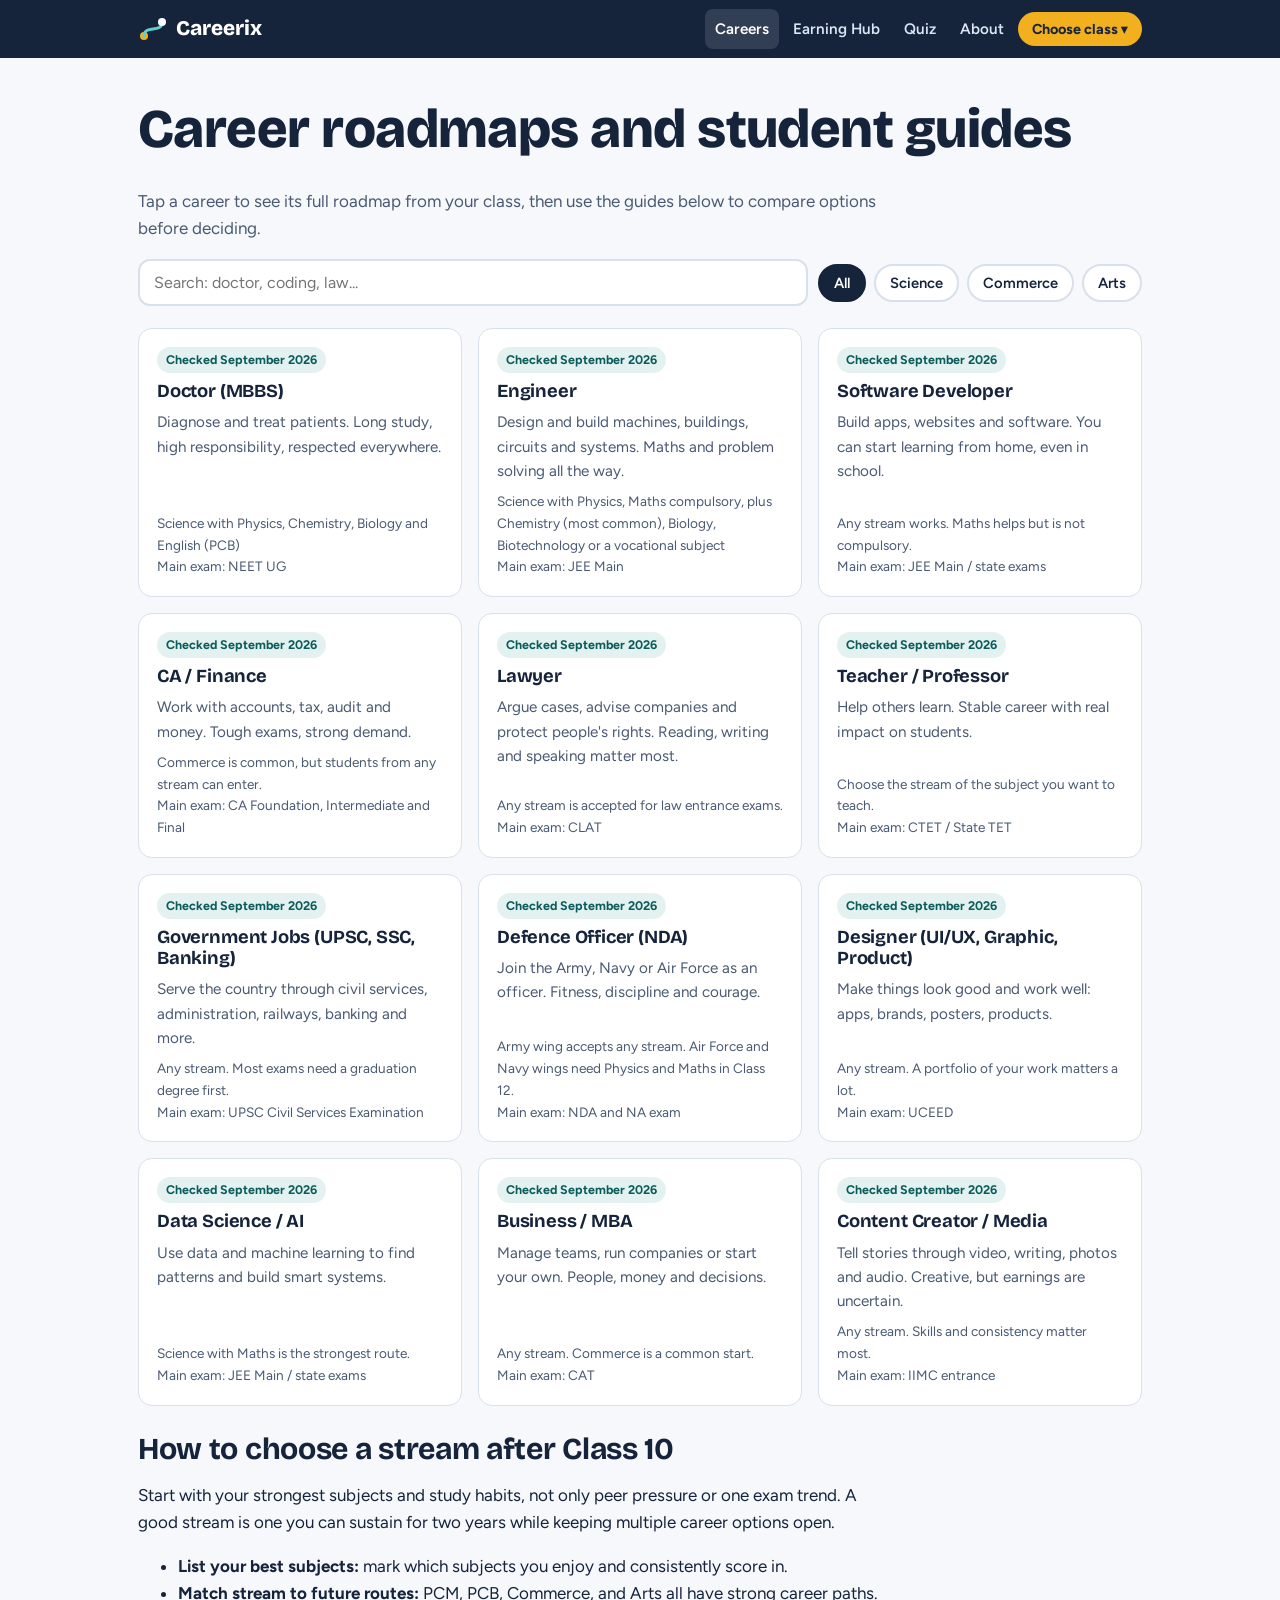
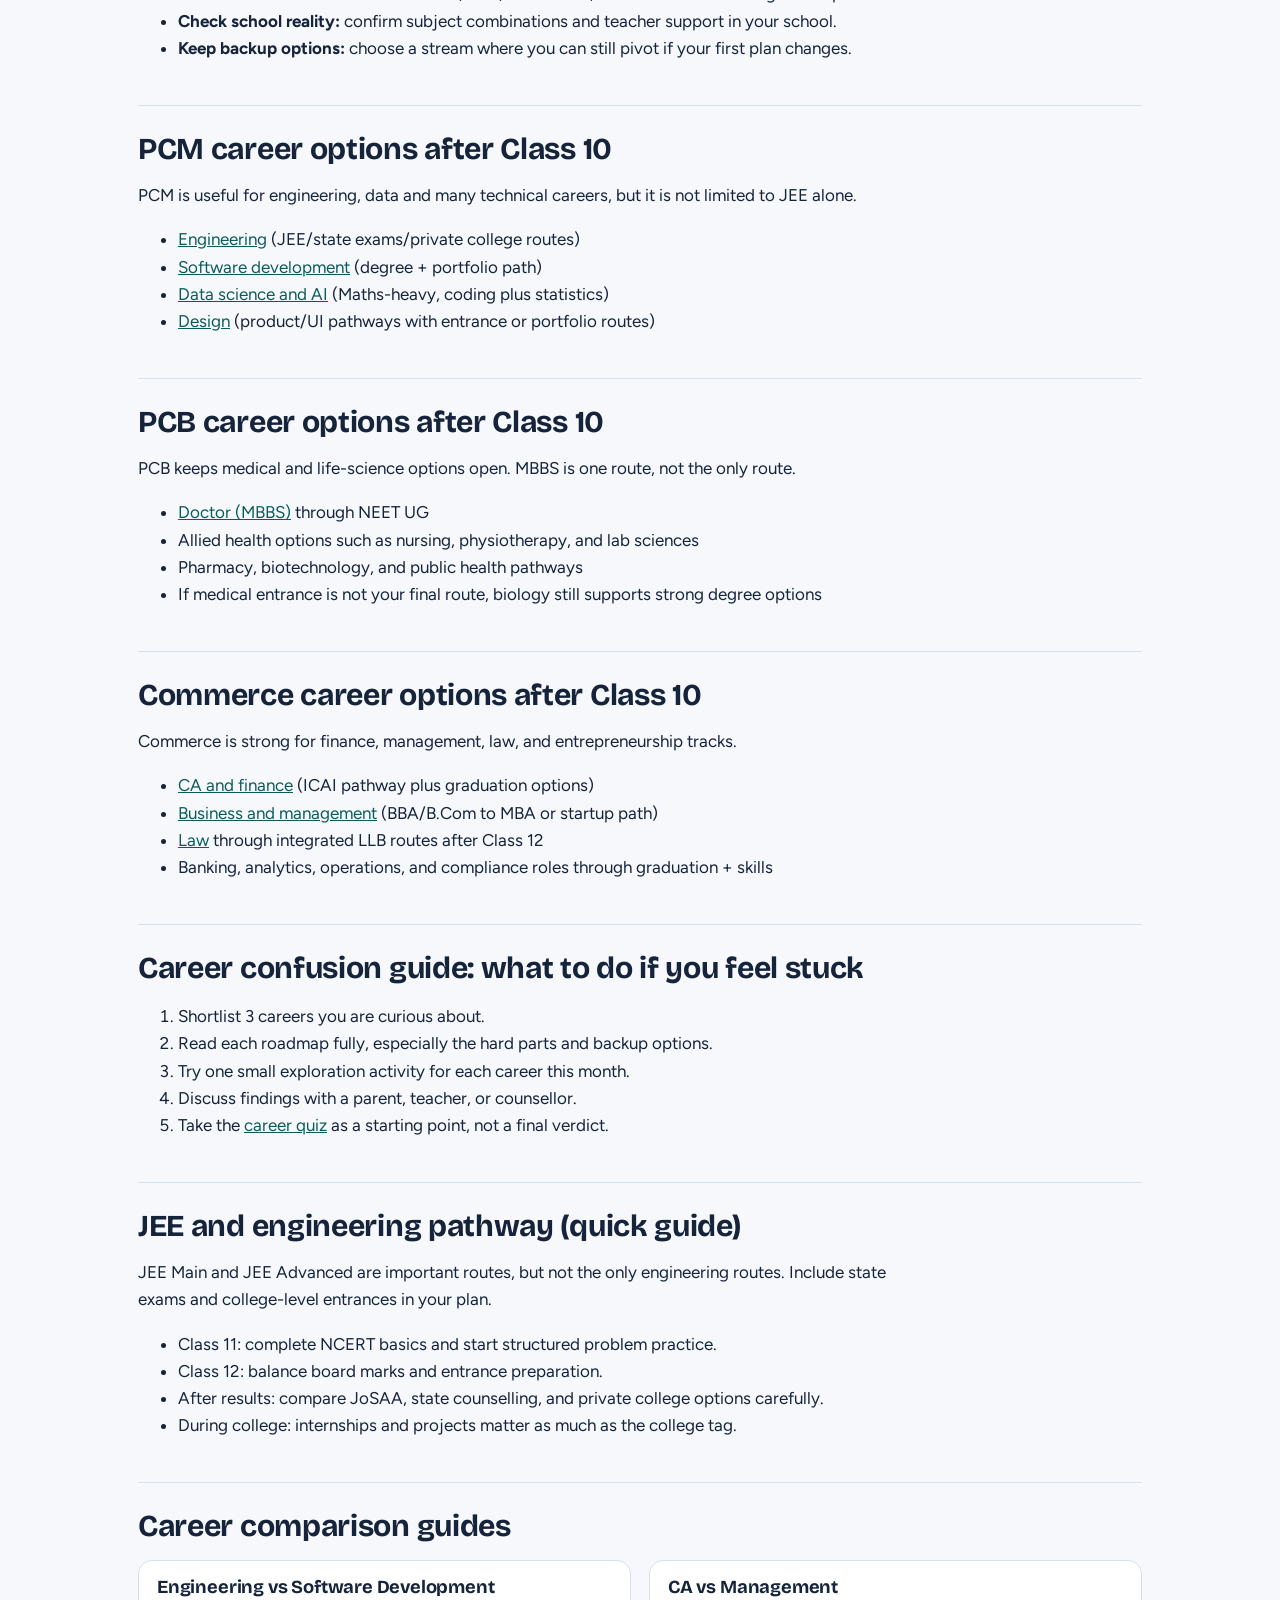
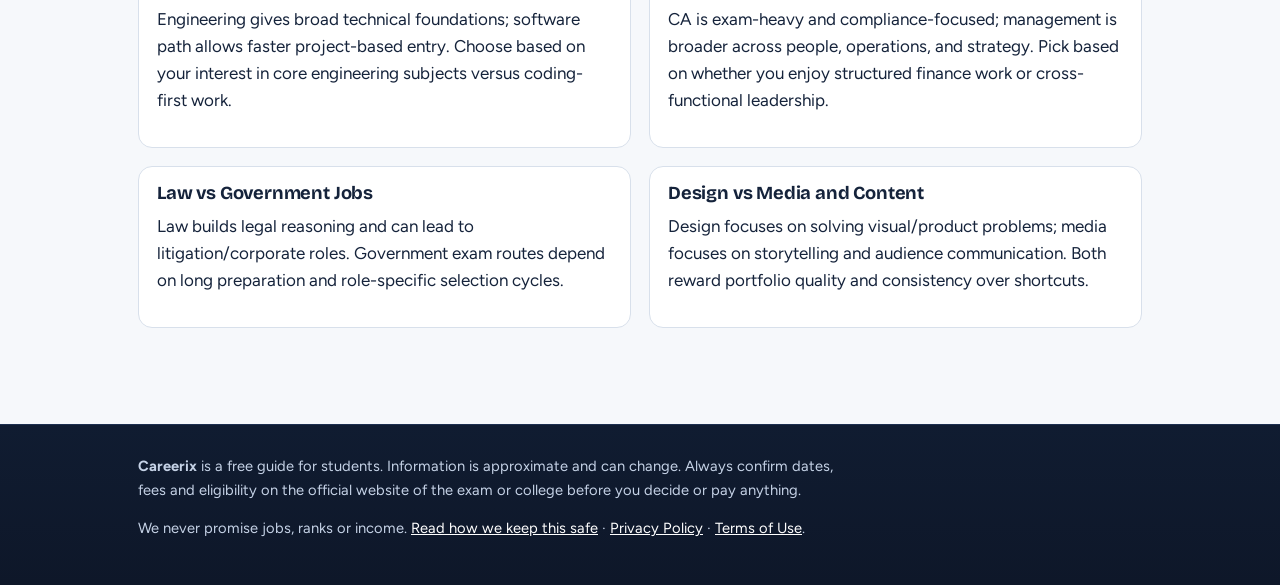
<file: careers.html>
<!DOCTYPE html>
<html lang="en">
<head>
  <meta name="google-site-verification" content="pgcPtvPe8wboUWy4FonGk49oxaHqmCwMqP8wlRzvu7o" />
  <meta name="google-adsense-account" content="ca-pub-4979689090776995">
  <!-- Google tag (gtag.js), loaded after the page finishes so it never competes with rendering -->
  <script>
    window.dataLayer = window.dataLayer || [];
    function gtag(){dataLayer.push(arguments);}
    gtag('js', new Date());
    gtag('config', 'G-3VFRKDKVZB');
    function __loadGA(){
      var s = document.createElement('script');
      s.async = true;
      s.src = 'https://www.googletagmanager.com/gtag/js?id=G-3VFRKDKVZB';
      document.head.appendChild(s);
    }
    if (document.readyState === 'complete') { __loadGA(); }
    else { window.addEventListener('load', __loadGA); }
  </script>
  <meta charset="utf-8">
  <meta name="viewport" content="width=device-width, initial-scale=1">
  <title>Career roadmaps and student guides | Careerix</title>
  <link rel="icon" href="data:image/svg+xml,%3Csvg xmlns=%27http://www.w3.org/2000/svg%27 viewBox=%270 0 30 30%27%3E%3Ccircle cx=%276%27 cy=%2722%27 r=%274%27 fill=%27%23f2b01e%27/%3E%3Cpath d=%27M6 22 C6 10, 24 20, 24 8%27 stroke=%27%230e7c7b%27 stroke-width=%273%27 fill=%27none%27 stroke-linecap=%27round%27/%3E%3Ccircle cx=%2724%27 cy=%278%27 r=%274%27 fill=%27%2315233b%27/%3E%3C/svg%3E">
  <meta name="description" content="Browse career roadmaps and practical student guides on stream selection, PCM/PCB/Commerce options, JEE pathway, and career comparisons.">
  <link rel="canonical" href="https://careerix.me/careers.html">
  <link rel="preconnect" href="https://fonts.googleapis.com">
  <link rel="preconnect" href="https://fonts.gstatic.com" crossorigin>
  <link href="https://fonts.googleapis.com/css2?family=Bricolage+Grotesque:wght@600;700;800&family=Figtree:wght@400;600;700&display=swap" rel="stylesheet">
  <link rel="stylesheet" href="style.css">
</head>
<body data-page="careers">
  <div id="site-header"></div>

  <main class="section">
    <div class="wrap">
      <h1>Career roadmaps and student guides</h1>
      <p class="muted">Tap a career to see its full roadmap from your class, then use the guides below to compare options before deciding.</p>

      <div class="toolbar">
        <label class="sr-only" for="q">Search careers</label>
        <input class="search" id="q" type="search" placeholder="Search: doctor, coding, law...">
        <div class="chips" id="chips" role="group" aria-label="Filter by stream">
          <button class="chip" type="button" data-f="All" aria-pressed="true">All</button>
          <button class="chip" type="button" data-f="Science" aria-pressed="false">Science</button>
          <button class="chip" type="button" data-f="Commerce" aria-pressed="false">Commerce</button>
          <button class="chip" type="button" data-f="Arts" aria-pressed="false">Arts</button>
        </div>
      </div>

      <div class="grid" id="list"></div>
      <p id="empty" class="muted" hidden>No careers match. Try a different word or choose All.</p>

      <section class="block" id="stream-guide">
        <h2>How to choose a stream after Class 10</h2>
        <p>Start with your strongest subjects and study habits, not only peer pressure or one exam trend. A good stream is one you can sustain for two years while keeping multiple career options open.</p>
        <ul>
          <li><strong>List your best subjects:</strong> mark which subjects you enjoy and consistently score in.</li>
          <li><strong>Match stream to future routes:</strong> PCM, PCB, Commerce, and Arts all have strong career paths.</li>
          <li><strong>Check school reality:</strong> confirm subject combinations and teacher support in your school.</li>
          <li><strong>Keep backup options:</strong> choose a stream where you can still pivot if your first plan changes.</li>
        </ul>
      </section>

      <section class="block" id="pcm-options">
        <h2>PCM career options after Class 10</h2>
        <p>PCM is useful for engineering, data and many technical careers, but it is not limited to JEE alone.</p>
        <ul>
          <li><a href="career.html?id=engineer">Engineering</a> (JEE/state exams/private college routes)</li>
          <li><a href="career.html?id=software-developer">Software development</a> (degree + portfolio path)</li>
          <li><a href="career.html?id=data-science-ai">Data science and AI</a> (Maths-heavy, coding plus statistics)</li>
          <li><a href="career.html?id=designer">Design</a> (product/UI pathways with entrance or portfolio routes)</li>
        </ul>
      </section>

      <section class="block" id="pcb-options">
        <h2>PCB career options after Class 10</h2>
        <p>PCB keeps medical and life-science options open. MBBS is one route, not the only route.</p>
        <ul>
          <li><a href="career.html?id=doctor">Doctor (MBBS)</a> through NEET UG</li>
          <li>Allied health options such as nursing, physiotherapy, and lab sciences</li>
          <li>Pharmacy, biotechnology, and public health pathways</li>
          <li>If medical entrance is not your final route, biology still supports strong degree options</li>
        </ul>
      </section>

      <section class="block" id="commerce-options">
        <h2>Commerce career options after Class 10</h2>
        <p>Commerce is strong for finance, management, law, and entrepreneurship tracks.</p>
        <ul>
          <li><a href="career.html?id=ca-finance">CA and finance</a> (ICAI pathway plus graduation options)</li>
          <li><a href="career.html?id=business-management">Business and management</a> (BBA/B.Com to MBA or startup path)</li>
          <li><a href="career.html?id=lawyer">Law</a> through integrated LLB routes after Class 12</li>
          <li>Banking, analytics, operations, and compliance roles through graduation + skills</li>
        </ul>
      </section>

      <section class="block" id="career-confusion-guide">
        <h2>Career confusion guide: what to do if you feel stuck</h2>
        <ol>
          <li>Shortlist 3 careers you are curious about.</li>
          <li>Read each roadmap fully, especially the hard parts and backup options.</li>
          <li>Try one small exploration activity for each career this month.</li>
          <li>Discuss findings with a parent, teacher, or counsellor.</li>
          <li>Take the <a href="quiz.html">career quiz</a> as a starting point, not a final verdict.</li>
        </ol>
      </section>

      <section class="block" id="jee-guide">
        <h2>JEE and engineering pathway (quick guide)</h2>
        <p>JEE Main and JEE Advanced are important routes, but not the only engineering routes. Include state exams and college-level entrances in your plan.</p>
        <ul>
          <li>Class 11: complete NCERT basics and start structured problem practice.</li>
          <li>Class 12: balance board marks and entrance preparation.</li>
          <li>After results: compare JoSAA, state counselling, and private college options carefully.</li>
          <li>During college: internships and projects matter as much as the college tag.</li>
        </ul>
      </section>

      <section class="block" id="career-comparisons">
        <h2>Career comparison guides</h2>
        <div class="two-col">
          <div class="panel">
            <h3>Engineering vs Software Development</h3>
            <p>Engineering gives broad technical foundations; software path allows faster project-based entry. Choose based on your interest in core engineering subjects versus coding-first work.</p>
          </div>
          <div class="panel">
            <h3>CA vs Management</h3>
            <p>CA is exam-heavy and compliance-focused; management is broader across people, operations, and strategy. Pick based on whether you enjoy structured finance work or cross-functional leadership.</p>
          </div>
          <div class="panel">
            <h3>Law vs Government Jobs</h3>
            <p>Law builds legal reasoning and can lead to litigation/corporate roles. Government exam routes depend on long preparation and role-specific selection cycles.</p>
          </div>
          <div class="panel">
            <h3>Design vs Media and Content</h3>
            <p>Design focuses on solving visual/product problems; media focuses on storytelling and audience communication. Both reward portfolio quality and consistency over shortcuts.</p>
          </div>
        </div>
      </section>
    </div>
  </main>

  <div id="site-footer"></div>

  <script>
/*
  Careerix career data.
  To add a career: copy one block below, change the values, and add it to the list.
  Roadmap step "s" (stage) must be one of: "9", "10", "11", "12", "college", "work".
  Set verified:true only after you have checked every fact on the official websites.
*/
window.CAREERS = [
  {
    id: "doctor",
    name: "Doctor (MBBS)",
    tagline: "Diagnose and treat patients. Long study, high responsibility, respected everywhere.",
    streams: ["Science"],
    streamNote: "Science with Physics, Chemistry, Biology and English (PCB)",
    verified: true,
    updated: "September 2026",
    overview: "To become a doctor in India you complete MBBS after Class 12. Admission is only through NEET UG, so your Class 11 and 12 preparation decides everything. After MBBS you can start working or study further for a specialty.",
    roadmap: [
      { s: "9", t: "Build strong basics", d: "Focus on NCERT Science and Maths. Read the Biology chapters with curiosity. There is no exam yet, but concepts learned now make Class 11 easier." },
      { s: "10", t: "Choose Science with Biology", d: "After Class 10 pick the Science stream with Physics, Chemistry, Biology and English. Check that your school offers PCB (or PCMB)." },
      { s: "11", t: "Start NEET-focused study", d: "Study NCERT Class 11 Physics, Chemistry and Biology line by line. Take chapter tests. Decide whether you will self-study, join coaching, or use an online course." },
      { s: "12", t: "Class 12 boards and NEET UG", d: "Pass Class 12 with PCB and English. The usual minimum is 50% aggregate for General category (lower for reserved categories). Appear for NEET UG, conducted by NTA, usually in May. You must be at least 17 years old by 31 December of the admission year." },
      { s: "12", t: "Counselling and seat allotment", d: "MCC runs counselling for the 15% All India Quota and central institutes. Each state runs its own counselling for the 85% state quota seats, and state domicile rules apply. Register, fill choices, and report to your allotted college." },
      { s: "college", t: "MBBS: 5.5 years", d: "4.5 years of study plus 1 year of compulsory rotating internship in a hospital." },
      { s: "work", t: "Register and start practising", d: "After internship you register with the State Medical Council / NMC to practise as a doctor." },
      { s: "work", t: "Specialise (optional)", d: "Take NEET PG for MD/MS or diploma courses. Super-specialisation (DM/MCh) comes after that." }
    ],
    subjects: ["Physics", "Chemistry", "Biology", "English"],
    skills: ["Patience and empathy", "Strong memory and concepts", "Handling long study hours", "Calm under pressure", "Clear communication with patients"],
    exams: [
      { name: "NEET UG", body: "National Testing Agency (NTA)", note: "The only entrance for MBBS in India, including private and deemed universities." },
      { name: "NEET PG", body: "NBEMS", note: "After MBBS, for MD/MS and diploma seats." }
    ],
    courses: [
      { name: "MBBS", duration: "5.5 years (including 1 year internship)" },
      { name: "Other NEET routes: BDS, BAMS, BHMS, BSc Nursing", duration: "Around 4 to 5.5 years" }
    ],
    cost: {
      govt: "Very low in government colleges: roughly ₹1 lakh to ₹10 lakh for the whole course, depending on the state.",
      private: "Roughly ₹50 lakh to ₹1.5 crore or more for the whole course.",
      note: "Approximate. Fees differ by state and college. Check the official fee details in MCC or state counselling."
    },
    roles: [
      { title: "Government Medical Officer", pay: "Fixed pay scale plus allowances; varies by state" },
      { title: "Resident doctor (during MD/MS)", pay: "Monthly stipend; varies by college" },
      { title: "Specialist / Surgeon", pay: "Rises a lot after specialisation; varies widely" },
      { title: "Public health, medical research, teaching", pay: "Depends on institution and role" }
    ],
    salaryNote: "Early years are usually modest and pay grows after specialisation. Pay depends heavily on state, hospital and specialty. Treat any number you see online as a rough guide.",
    faqs: [
      { q: "Can I become a doctor without NEET?", a: "No. NEET UG is compulsory for MBBS in India, in government and private colleges." },
      { q: "Do I need Maths for MBBS?", a: "No. You need Physics, Chemistry, Biology and English in Class 12." },
      { q: "Government or private college?", a: "Government seats cost far less but need a much higher NEET rank. Private seats are easier to get but very expensive." },
      { q: "How many times can I attempt NEET?", a: "There is currently no limit on attempts and no upper age limit, but always confirm in the latest NEET information bulletin." },
      { q: "What if I do not get MBBS?", a: "NEET also opens BDS, AYUSH courses (BAMS, BHMS), BSc Nursing and allied health courses. You can also repeat the attempt." }
    ],
    checklist: [
      "Choose Science with Biology after Class 10",
      "Finish NCERT Biology, Chemistry and Physics line by line",
      "Read the NEET UG information bulletin when NTA releases it",
      "Solve previous year NEET papers",
      "Register for NEET UG only on the official website",
      "Keep documents ready for counselling (marksheets, ID, category certificate)",
      "Plan a backup: BDS, AYUSH, Nursing or a repeat attempt"
    ],
    sources: [
      { label: "NEET UG (NTA)", url: "https://neet.nta.nic.in" },
      { label: "National Medical Commission", url: "https://www.nmc.org.in" },
      { label: "MCC counselling", url: "https://mcc.nic.in" }
    ],
    tags: { bio: 3, people: 2, service: 2, research: 1 }
  },

  {
    id: "engineer",
    name: "Engineer",
    tagline: "Design and build machines, buildings, circuits and systems. Maths and problem solving all the way.",
    streams: ["Science"],
    streamNote: "Science with Physics, Maths compulsory, plus Chemistry (most common), Biology, Biotechnology or a vocational subject",
    verified: true,
    updated: "September 2026",
    overview: "Most engineers do a 4-year B.Tech after Class 12. JEE Main has no age limit and no minimum Class 12 marks just to appear, but admission to NITs, IIITs and GFTIs needs 75% aggregate in Class 12 (65% for SC/ST/PwD), or a top-20-percentile finish. Top government institutes (IITs) admit through JEE Advanced, which only students among the top scorers of JEE Main can attempt.",
    roadmap: [
      { s: "9", t: "Get strong in Maths and Science", d: "Build your basics in Maths and Physics. Practise problems, not just reading." },
      { s: "10", t: "Choose Science with Maths (PCM)", d: "After Class 10 pick Physics, Maths and one more subject from Chemistry, Biology, Biotechnology or a vocational subject, along with English." },
      { s: "11", t: "Start JEE-level preparation", d: "Study NCERT first, then problem books. Decide between self-study, coaching or online classes." },
      { s: "12", t: "Boards and JEE / state exams", d: "Physics and Maths are compulsory in Class 12 for JEE Main; there is no minimum percentage or age limit to appear in the exam itself. Appear for JEE Main (2 sessions, up to 6 attempts over 3 years); admission to NITs, IIITs and GFTIs needs 75% aggregate in Class 12 (65% for SC/ST/PwD). Top JEE Main scorers can then appear for JEE Advanced (for IITs), which has its own separate age condition (born on or after 1 October 2002 for General/OBC-NCL/EWS, with relaxation for SC/ST/PwD). Also check state entrance exams and private university exams such as BITSAT and VITEEE." },
      { s: "college", t: "B.Tech: 4 years", d: "Choose a branch (Computer Science, Mechanical, Civil, Electrical, Electronics and more). Do internships from the 2nd or 3rd year and build projects." },
      { s: "work", t: "Job, GATE or higher studies", d: "Options: campus placement, government/PSU jobs through GATE, M.Tech, MBA, or starting your own venture." }
    ],
    subjects: ["Physics", "Maths", "Chemistry / Biology / vocational subject", "English"],
    skills: ["Logical thinking", "Problem solving", "Basic coding", "Curiosity about how things work"],
    exams: [
      { name: "JEE Main", body: "National Testing Agency (NTA)", note: "No age limit to appear; up to 6 attempts over 3 consecutive years from your Class 12 passing year. For NITs, IIITs and GFTIs." },
      { name: "JEE Advanced", body: "Conducted by an IIT on rotation", note: "Only for the top scorers of JEE Main. Has its own age condition (born on or after 1 Oct 2002 for General/OBC-NCL/EWS, with SC/ST/PwD relaxation) — for admission to IITs." },
      { name: "State entrance exams and BITSAT / VITEEE", body: "Various", note: "For state and private colleges." },
      { name: "GATE", body: "IITs / IISc", note: "After B.Tech, for M.Tech and PSU jobs." }
    ],
    courses: [
      { name: "B.Tech / B.E.", duration: "4 years" },
      { name: "M.Tech (optional)", duration: "2 years" }
    ],
    cost: {
      govt: "Government institutes (IIT/NIT) cost roughly ₹5 lakh to ₹10 lakh for the full course.",
      private: "Private colleges roughly ₹8 lakh to ₹25 lakh or more for the full course.",
      note: "Approximate. Fees change each year and differ by college. Check the official website of each college."
    },
    roles: [
      { title: "Software / IT engineer", pay: "Entry pay varies widely by company and college" },
      { title: "Core engineer (mechanical, civil, electrical)", pay: "Usually lower at entry than IT and grows with experience" },
      { title: "PSU / government engineer", pay: "Fixed government pay scale" },
      { title: "Research, M.Tech, MBA or startup", pay: "Depends on path" }
    ],
    salaryNote: "Pay depends far more on your skills, college and branch than on the degree itself.",
    faqs: [
      { q: "Is there an age limit for JEE?", a: "JEE Main has no age limit. JEE Advanced has its own separate age condition tied to your birth date, so check the official notification if you took a long gap." },
      { q: "Do I need coaching for JEE?", a: "Not compulsory. Many students crack it through self-study or online classes. Coaching helps some people with structure and practice." },
      { q: "Can I become an engineer without JEE?", a: "Yes. Many state and private colleges admit through state exams, BITSAT, VITEEE or their own tests." },
      { q: "Is Maths compulsory?", a: "Yes. Physics and Maths are compulsory in Class 12 for JEE Main, along with one more subject from Chemistry, Biology, Biotechnology or a vocational subject." },
      { q: "Which branch should I choose?", a: "Pick by interest and by what you enjoy building or solving, not only by placement stories." }
    ],
    checklist: [
      "Choose Science with Maths after Class 10",
      "Finish NCERT Physics, Chemistry and Maths",
      "Read the JEE Main information bulletin on the official site",
      "Solve previous year JEE papers",
      "Check state entrance exams and private college exams",
      "Start a small project or learn basic coding"
    ],
    sources: [
      { label: "JEE Main (NTA)", url: "https://jeemain.nta.nic.in" },
      { label: "JEE Advanced", url: "https://jeeadv.ac.in" }
    ],
    tags: { maths: 3, tech: 2, research: 1 }
  },

  {
    id: "software-developer",
    name: "Software Developer",
    tagline: "Build apps, websites and software. You can start learning from home, even in school.",
    streams: ["Science", "Commerce", "Arts"],
    streamNote: "Any stream works. Maths helps but is not compulsory.",
    verified: true,
    updated: "September 2026",
    overview: "Software developers write the code behind apps, websites and games. You can enter through a degree (B.Tech CSE, BCA, B.Sc Computer Science) or by learning skills yourself and building a portfolio of projects. CUET has no age limit and no fixed minimum Class 12 marks from NTA, though individual universities set their own course cut-offs.",
    roadmap: [
      { s: "9", t: "Try coding for free", d: "Start with a beginner course on Python or web basics (HTML, CSS, JavaScript). Build tiny things like a calculator or a quiz page." },
      { s: "10", t: "Pick a stream that keeps options open", d: "Science with Maths gives the most options (B.Tech). Commerce or Arts with Computer Science can lead to BCA or B.Sc." },
      { s: "11", t: "Learn one language properly", d: "Go deeper in Python or JavaScript. Learn how to use GitHub and put your projects online." },
      { s: "12", t: "Choose your route", d: "Route A: B.Tech CSE through JEE or state exams. Route B: BCA / B.Sc Computer Science, often through CUET or the college's own test." },
      { s: "college", t: "Degree plus real projects", d: "3 to 4 years. Build projects, do internships, contribute to open source, and practise problem solving." },
      { s: "work", t: "First job and growth", d: "Start as a junior or intern developer, then specialise: web, mobile, backend, cloud, AI or cybersecurity." }
    ],
    subjects: ["Maths (helpful)", "Computer Science / Informatics Practices (if available)", "English"],
    skills: ["Logical thinking", "One programming language", "Problem solving", "Reading documentation", "Patience with debugging"],
    exams: [
      { name: "JEE Main / state exams", body: "NTA / states", note: "For B.Tech CSE." },
      { name: "CUET", body: "National Testing Agency (NTA)", note: "For many central universities' BCA / B.Sc programmes." },
      { name: "College's own entrance tests", body: "Various", note: "Common for BCA and private universities." }
    ],
    courses: [
      { name: "B.Tech CSE / IT", duration: "4 years" },
      { name: "BCA or B.Sc Computer Science", duration: "3 years" },
      { name: "MCA (optional)", duration: "2 years" }
    ],
    cost: {
      govt: "Government colleges are the cheapest route, roughly ₹1 lakh to ₹10 lakh depending on the course.",
      private: "Private colleges roughly ₹3 lakh to ₹20 lakh or more depending on the course and college.",
      note: "Approximate. Many free resources exist, so your skills can grow whatever college you get."
    },
    roles: [
      { title: "Frontend / Backend / Full-stack developer", pay: "Entry pay varies widely by company" },
      { title: "Mobile app developer", pay: "Varies" },
      { title: "Data or AI engineer", pay: "Varies; often needs stronger Maths" },
      { title: "Freelance developer", pay: "Not fixed; depends on skills and clients" }
    ],
    salaryNote: "Skills and projects matter more than the name of your degree. Pay varies a lot between companies. Be careful about ads promising guaranteed jobs or income.",
    faqs: [
      { q: "Can I become a developer without a B.Tech?", a: "Yes. BCA, B.Sc or self-learning with a strong portfolio can work. Some companies still prefer a degree, so keep a degree route open." },
      { q: "Which language should I start with?", a: "Python is a friendly start. JavaScript is great if you want to build websites." },
      { q: "Do I need a laptop?", a: "It helps a lot, but you can begin on a phone with browser-based coding tools and move to a laptop later." },
      { q: "Is AI going to replace developers?", a: "AI tools change how developers work, but people who understand problems and code well are still needed. Learn to use AI tools while you build strong basics." }
    ],
    checklist: [
      "Complete one free beginner course",
      "Build 3 small projects",
      "Create a GitHub account and upload your projects",
      "Learn basic problem solving (arrays, loops, logic)",
      "Choose a degree route for after Class 12",
      "Avoid paid courses that promise guaranteed jobs"
    ],
    sources: [
      { label: "CUET (NTA)", url: "https://cuet.nta.nic.in" },
      { label: "JEE Main (NTA)", url: "https://jeemain.nta.nic.in" }
    ],
    tags: { tech: 3, maths: 2, create: 1 }
  },

  {
    id: "ca-finance",
    name: "CA / Finance",
    tagline: "Work with accounts, tax, audit and money. Tough exams, strong demand.",
    streams: ["Commerce", "Science", "Arts"],
    streamNote: "Commerce is common, but students from any stream can enter.",
    verified: true,
    updated: "September 2026",
    overview: "A Chartered Accountant (CA) handles accounting, tax, auditing and financial advice. CA is a professional course run by ICAI, not a normal degree. Registration for CA Foundation needs a mandatory 4-month study gap before the exam (so register at least 4 months before your target attempt), and CA Intermediate needs an 8-month gap. Many students also do B.Com alongside. Other finance routes are CMA, CFA and CS.",
    roadmap: [
      { s: "9", t: "Get comfortable with Maths and Accounts", d: "Build number sense. If your school offers it, learn basic Commerce ideas." },
      { s: "10", t: "Choose Commerce (or another stream)", d: "Commerce with Accountancy, Business Studies and Economics is the most direct. Maths is helpful." },
      { s: "11", t: "Learn Accountancy well", d: "Practise journal entries and ledgers. Consider learning basic Excel." },
      { s: "12", t: "Register for CA Foundation", d: "Register with ICAI and take the CA Foundation exam. Check ICAI's latest rules for registration timing and eligibility." },
      { s: "college", t: "CA Intermediate, articleship, Final", d: "Pass Intermediate, complete practical training (articleship) with a practising CA, then clear the Final. Many students do B.Com or another degree in parallel." },
      { s: "work", t: "Practice, job or higher finance", d: "Options: work in a firm, corporate finance, start your own practice, or move into investment or consulting roles." }
    ],
    subjects: ["Accountancy", "Business Studies", "Economics", "Maths (helpful)"],
    skills: ["Attention to detail", "Comfort with numbers", "Discipline for long exams", "Basic Excel", "Honesty and ethics"],
    exams: [
      { name: "CA Foundation, Intermediate and Final", body: "ICAI", note: "Foundation needs a 4-month study gap after registering; Intermediate needs 8 months. Graduates (55% Commerce / 60% others) can skip Foundation via the Direct Entry route. Check ICAI for the latest scheme and attempt dates." },
      { name: "CMA / CS / CFA (alternatives)", body: "ICMAI / ICSI / CFA Institute", note: "Other finance qualifications." }
    ],
    courses: [
      { name: "CA (Foundation, Intermediate, Final)", duration: "Roughly 4.5 to 5+ years including articleship" },
      { name: "B.Com (in parallel or alone)", duration: "3 years" }
    ],
    cost: {
      govt: "CA exam fees are relatively low compared with other professional courses.",
      private: "Coaching is optional and can add a significant cost.",
      note: "Approximate and changes often. Check ICAI's official fee details."
    },
    roles: [
      { title: "Chartered Accountant (practice)", pay: "Grows with your client base and experience" },
      { title: "Auditor / Tax consultant", pay: "Varies by firm" },
      { title: "Corporate finance / CFO track", pay: "Varies by company" },
      { title: "Investment or financial analyst", pay: "Varies" }
    ],
    salaryNote: "CA fresher pay varies by firm and city and grows with experience. Pass rates are low, so consistent effort matters more than a quick result.",
    faqs: [
      { q: "Is CA very hard?", a: "Yes, pass rates are low. But steady study and practice work for many students." },
      { q: "Can I do CA and B.Com together?", a: "Many students do. Check your college's attendance rules." },
      { q: "Is CA possible from Science or Arts?", a: "Yes. The route starts with ICAI registration, which is open to students from all streams." }
    ],
    checklist: [
      "Read ICAI's latest student pages on eligibility and registration",
      "Pick Commerce or keep another stream with a plan",
      "Practise Accountancy every week",
      "Learn basic Excel",
      "Plan articleship early"
    ],
    sources: [
      { label: "ICAI (official)", url: "https://www.icai.org" }
    ],
    tags: { finance: 3, maths: 2, business: 1 }
  },

  {
    id: "lawyer",
    name: "Lawyer",
    tagline: "Argue cases, advise companies and protect people's rights. Reading, writing and speaking matter most.",
    streams: ["Arts", "Commerce", "Science"],
    streamNote: "Any stream is accepted for law entrance exams.",
    verified: true,
    updated: "September 2026",
    overview: "You can study law right after Class 12 through a 5-year integrated course (BA LLB, BBA LLB), or after graduation through a 3-year LLB. CLAT has no upper age limit and needs 45% in Class 12 (40% for SC/ST), and is held once a year (CLAT 2027 is set for 6 December 2026). To practise in court you enrol with a State Bar Council and clear the All India Bar Examination.",
    roadmap: [
      { s: "9", t: "Read and speak more", d: "Read newspapers, join debates and practise writing clearly." },
      { s: "10", t: "Any stream works", d: "Arts (History, Political Science) is common, but Commerce and Science students can also take law." },
      { s: "11", t: "Build reading and reasoning skills", d: "Read the news daily, practise logical reasoning, basic quantitative technique questions, and improve English." },
      { s: "12", t: "Law entrance exams", d: "CLAT has no age limit and needs 45% in Class 12 (40% SC/ST/PwD); it tests English, current affairs, legal reasoning, logical reasoning and quantitative techniques across 24 NLUs. Also check AILET (NLU Delhi), LSAT India or university-specific tests. Check each exam's official notification for exact dates." },
      { s: "college", t: "5-year integrated law or 3-year LLB", d: "Do moot courts, internships with lawyers and courts, and legal writing." },
      { s: "work", t: "Enrol and choose a path", d: "Enrol with a State Bar Council, clear AIBE, and choose litigation, corporate law, judiciary (judicial services exams), or legal advisory." }
    ],
    subjects: ["English", "History / Political Science (helpful)", "Any stream subjects"],
    skills: ["Reading fast and clearly", "Logical reasoning", "Basic quantitative aptitude", "Writing and speaking", "Patience and research"],
    exams: [
      { name: "CLAT", body: "Consortium of NLUs", note: "No age limit; 45% in Class 12 (40% SC/ST). For 24 National Law Universities." },
      { name: "AILET", body: "NLU Delhi", note: "For NLU Delhi." },
      { name: "AIBE", body: "Bar Council of India", note: "After law, to practise as an advocate." },
      { name: "Judicial Services exams", body: "State High Courts / PSCs", note: "To become a judge (magistrate) after LLB." }
    ],
    courses: [
      { name: "BA LLB / BBA LLB (integrated)", duration: "5 years" },
      { name: "LLB after graduation", duration: "3 years" },
      { name: "LLM (optional)", duration: "1 to 2 years" }
    ],
    cost: {
      govt: "Public law universities are relatively affordable.",
      private: "Private law universities can be very expensive.",
      note: "Approximate; check each university's official fees."
    },
    roles: [
      { title: "Litigation advocate", pay: "Modest at first; grows with experience and reputation" },
      { title: "Corporate lawyer", pay: "Often higher, especially from top law schools" },
      { title: "Judge (judicial services)", pay: "Fixed government pay scale" },
      { title: "Legal advisor / in-house counsel", pay: "Varies" }
    ],
    salaryNote: "Early litigation income is often modest and grows with time. Corporate roles from top colleges pay more. Results vary a lot.",
    faqs: [
      { q: "Is Maths needed for law?", a: "Not much. Reading, reasoning and English are more important." },
      { q: "Can I do law after graduation?", a: "Yes. You can do a 3-year LLB after any graduation degree." },
      { q: "How do I become a judge?", a: "Complete LLB and clear the Judicial Services exam of your state or the relevant high court." }
    ],
    checklist: [
      "Read a newspaper every day",
      "Practise English and logical reasoning",
      "Note CLAT dates from the official consortium website",
      "Attend a moot court or debate",
      "Find a lawyer or court intern option during college"
    ],
    sources: [
      { label: "Consortium of NLUs (CLAT)", url: "https://consortiumofnlus.ac.in" },
      { label: "Bar Council of India", url: "https://www.barcouncilofindia.org" }
    ],
    tags: { law: 3, write: 2, people: 1, service: 1 }
  },

  {
    id: "teacher",
    name: "Teacher / Professor",
    tagline: "Help others learn. Stable career with real impact on students.",
    streams: ["Arts", "Commerce", "Science"],
    streamNote: "Choose the stream of the subject you want to teach.",
    verified: true,
    updated: "September 2026",
    overview: "To teach in schools you usually need a graduation degree in your subject plus a teacher training degree (B.Ed, standardised to 2 years by NCTE), and you clear TET/CTET (no upper age limit, minimum age 17, no limit on attempts). To teach in colleges you generally complete a master's degree and clear NET, or hold a PhD.",
    roadmap: [
      { s: "9", t: "Practise explaining", d: "Help classmates with a topic. Teaching others is the best way to learn." },
      { s: "10", t: "Choose a stream by your teaching subject", d: "Pick the stream that matches the subject you love, such as Maths, Science, English or History." },
      { s: "11", t: "Go deep in your subject", d: "Build strong understanding of your favourite subject." },
      { s: "12", t: "Choose your degree route", d: "Route A: graduation in your subject, then B.Ed. Route B: an integrated teacher education programme (ITEP) if offered. CUET is used by many universities. Check the official notifications." },
      { s: "college", t: "Graduation, then teacher training", d: "Finish your degree, then B.Ed (2 years) or an integrated course. For college teaching, continue to a master's degree." },
      { s: "work", t: "TET / CTET, NET and jobs", d: "Clear TET/CTET for school jobs. Clear NET (and often PhD) for college and university jobs." }
    ],
    subjects: ["Your chosen teaching subject", "English or Hindi communication"],
    skills: ["Clear explanation", "Patience", "Subject knowledge", "Speaking and listening"],
    exams: [
      { name: "CTET / State TET", body: "CBSE / states", note: "Eligibility for school teaching jobs." },
      { name: "UGC NET", body: "NTA", note: "For assistant professor and research fellowship." },
      { name: "CUET", body: "NTA", note: "For admission to many central universities." }
    ],
    courses: [
      { name: "Graduation (B.A / B.Sc / B.Com)", duration: "3 years" },
      { name: "B.Ed", duration: "2 years" },
      { name: "M.A / M.Sc and PhD (for college teaching)", duration: "2 years plus research years" }
    ],
    cost: {
      govt: "Government colleges keep costs low.",
      private: "Private colleges cost more.",
      note: "Approximate; check the official fee pages of the institutes."
    },
    roles: [
      { title: "Primary / secondary school teacher", pay: "Varies by government or private school" },
      { title: "College / university professor", pay: "Government pay scale; private varies" },
      { title: "Coaching or online educator", pay: "Depends on students and reputation" },
      { title: "Curriculum designer / education content creator", pay: "Varies" }
    ],
    salaryNote: "Government teaching jobs have fixed scales and are considered stable. Private school pay varies a lot.",
    faqs: [
      { q: "Do I need B.Ed to teach?", a: "For most school teaching jobs, yes. Check the latest NCTE and state rules." },
      { q: "Can I teach online?", a: "Yes, but pay and stability vary. A strong subject base and communication skills matter." },
      { q: "How do I teach in college?", a: "Complete a master's degree and clear UGC NET (or hold a PhD as per rules)." }
    ],
    checklist: [
      "Decide the subject you want to teach",
      "Practise explaining a topic to someone every week",
      "Check current B.Ed and TET rules on official sites",
      "Plan your degree and B.Ed timeline"
    ],
    sources: [
      { label: "CTET", url: "https://ctet.nic.in" },
      { label: "NCTE", url: "https://ncte.gov.in" }
    ],
    tags: { teach: 3, people: 2, write: 1, service: 1 }
  },

  {
    id: "government-jobs",
    name: "Government Jobs (UPSC, SSC, Banking)",
    tagline: "Serve the country through civil services, administration, railways, banking and more.",
    streams: ["Arts", "Commerce", "Science"],
    streamNote: "Any stream. Most exams need a graduation degree first.",
    verified: true,
    updated: "September 2026",
    overview: "Government jobs are filled through exams. UPSC Civil Services (IAS, IPS, IFS and others) needs any graduation degree; age must be 21-32 for General/EWS (35 for OBC, 37 for SC/ST, up to 42 for PwBD, all as on 1 August of the exam year), with 6 attempts for General/EWS, 9 for OBC, and unlimited (within the age limit) for SC/ST. SSC, banking, railways and state PSC exams have different education and age rules. Competition is high, so a backup plan is wise.",
    roadmap: [
      { s: "9", t: "Build reading habits", d: "Read the newspaper and NCERT books. Take an interest in how the country works." },
      { s: "10", t: "Choose the stream you enjoy", d: "Any stream can lead here. Choose what you can score well in." },
      { s: "11", t: "Keep a strong base", d: "Focus on your subjects and keep reading current affairs and general knowledge." },
      { s: "12", t: "Choose your graduation degree", d: "Pick a degree you can finish well. Consider a course that helps with a backup career." },
      { s: "college", t: "Graduate and start exam preparation", d: "Study the syllabus for the exam you want (UPSC, SSC CGL, banking or state PSC). Check age limits and attempt limits on the official site." },
      { s: "work", t: "Appear for exams and keep a backup", d: "Many candidates take more than one attempt. Keep a backup job or skill while you prepare." }
    ],
    subjects: ["Any stream", "Strong NCERT base (History, Geography, Polity, Economy, Science)"],
    skills: ["Consistent study habit", "Current affairs awareness", "Answer writing", "Handling long preparation"],
    exams: [
      { name: "UPSC Civil Services Examination", body: "UPSC", note: "Prelims, Mains and Interview. Age 21-32 (General/EWS), 21-35 (OBC), 21-37 (SC/ST), as on 1 August of the exam year; always check the current notification." },
      { name: "SSC CGL and similar", body: "Staff Selection Commission", note: "For many central government posts." },
      { name: "IBPS / SBI exams", body: "IBPS / SBI", note: "For banking jobs." },
      { name: "State PSC exams", body: "State Public Service Commissions", note: "For state civil services." }
    ],
    courses: [
      { name: "Any graduation degree", duration: "3 to 4 years" }
    ],
    cost: {
      govt: "The exam fees are low. Coaching is optional.",
      private: "Coaching can cost from a small amount to a large amount depending on the programme.",
      note: "Approximate. Many students use free resources and self-study."
    },
    roles: [
      { title: "IAS / IPS / IFS and other Civil Services", pay: "Government pay scale plus allowances" },
      { title: "SSC posts (clerk, inspector, officer)", pay: "Government pay scale" },
      { title: "Bank PO / Clerk", pay: "Bank pay scale" },
      { title: "State civil services", pay: "State pay scale" }
    ],
    salaryNote: "Pay is decided by government pay scales and allowances, and the job security is a major attraction. Success is not guaranteed, so plan a backup.",
    faqs: [
      { q: "Can I prepare while studying in college?", a: "Yes. Many students start in the final years of graduation." },
      { q: "Is coaching required?", a: "Not required. Many candidates succeed with self-study." },
      { q: "How many attempts do I get for UPSC?", a: "6 attempts for General/EWS, 9 for OBC, and unlimited attempts (within the age limit) for SC/ST. Always check the latest UPSC notification for exact figures." }
    ],
    checklist: [
      "Read the official notification of your target exam",
      "Read one newspaper daily",
      "Read NCERT books",
      "Note age and attempt limits from the official site",
      "Plan a backup skill or job"
    ],
    sources: [
      { label: "UPSC", url: "https://upsc.gov.in" },
      { label: "SSC", url: "https://ssc.gov.in" }
    ],
    tags: { service: 3, law: 1, write: 1, people: 1 }
  },

  {
    id: "defence-nda",
    name: "Defence Officer (NDA)",
    tagline: "Join the Army, Navy or Air Force as an officer. Fitness, discipline and courage.",
    streams: ["Science", "Arts", "Commerce"],
    streamNote: "Army wing accepts any stream. Air Force and Navy wings need Physics and Maths in Class 12.",
    verified: true,
    updated: "September 2026",
    overview: "The National Defence Academy (NDA) exam is conducted by UPSC, twice a year, for students who are Class 12 pass or appearing (Class 11 students are not eligible). The age window is strict: 16.5 to 19.5 years, with no relaxation for any category. Since 2022, unmarried women can apply for all three wings (Army, Navy, Air Force). After NDA training you become an officer. Other routes include CDS after graduation. Physical and medical fitness are essential.",
    roadmap: [
      { s: "9", t: "Build fitness habits", d: "Run, do basic exercises and stay active. Sleep and diet matter." },
      { s: "10", t: "Choose your stream with options in mind", d: "Science with Maths keeps all NDA wings open (Army, Navy, Air Force)." },
      { s: "11", t: "Study and stay fit", d: "Prepare Maths and General Ability along with your regular subjects." },
      { s: "12", t: "Appear for NDA exam", d: "Apply through the official UPSC notification. Check age limits, eligibility and gender rules in that notification. The process includes a written exam, SSB interview and medical tests." },
      { s: "college", t: "Training at NDA, then officer training", d: "Cadets train at the NDA, then move to their service academy (IMA, Naval Academy or Air Force Academy)." },
      { s: "work", t: "Commissioned officer", d: "Serve as an officer. Other entry routes include CDS after graduation." }
    ],
    subjects: ["Maths and Physics (for Air Force and Navy wings)", "English", "General knowledge"],
    skills: ["Physical fitness", "Discipline", "Leadership", "Team spirit", "Mental strength"],
    exams: [
      { name: "NDA and NA exam", body: "UPSC", note: "Written exam, then SSB interview and medical." },
      { name: "CDS", body: "UPSC", note: "After graduation, another officer entry route." },
      { name: "Agniveer and other recruitment schemes", body: "Various", note: "Check the official notifications for the latest scheme details." }
    ],
    courses: [
      { name: "NDA training with a degree", duration: "3 years at NDA plus 1 year at a service academy" }
    ],
    cost: {
      govt: "Training and education at the academy are sponsored by the government.",
      private: "Not applicable",
      note: "Approximate. Check the official notification for details."
    },
    roles: [
      { title: "Army officer", pay: "Government pay scale plus allowances" },
      { title: "Navy officer", pay: "Government pay scale plus allowances" },
      { title: "Air Force officer / pilot", pay: "Government pay scale plus allowances" }
    ],
    salaryNote: "Officers receive a government pay scale and allowances. The job is demanding and involves postings across the country.",
    faqs: [
      { q: "Can girls apply for NDA?", a: "Yes. Women are eligible under the current rules. Check the latest official notification for details." },
      { q: "What is SSB?", a: "The Services Selection Board interview tests personality, leadership and mental strength over several days." },
      { q: "What if I do not get selected?", a: "Keep studying. CDS after graduation and other routes exist, and you should always keep a backup plan." }
    ],
    checklist: [
      "Start regular exercise and sleep habits",
      "Take Science with Maths if you want all NDA wings open",
      "Read the latest UPSC NDA notification for eligibility",
      "Practise NDA previous year papers",
      "Learn about SSB and practise communication skills"
    ],
    sources: [
      { label: "UPSC (NDA)", url: "https://upsc.gov.in" }
    ],
    tags: { physical: 3, service: 3 }
  },

  {
    id: "designer",
    name: "Designer (UI/UX, Graphic, Product)",
    tagline: "Make things look good and work well: apps, brands, posters, products.",
    streams: ["Arts", "Science", "Commerce"],
    streamNote: "Any stream. A portfolio of your work matters a lot.",
    verified: true,
    updated: "September 2026",
    overview: "Designers create the look and feel of apps, websites, brands and products. You can enter through design colleges (NID, NIFT, IIT design programmes via UCEED) or by building skills and a portfolio. Note that UCEED and NID B.Des have upper age limits tied to your birth date (similar to JEE Advanced), unlike most other design learning routes. Free tools like Canva and Figma let you start now.",
    roadmap: [
      { s: "9", t: "Start making things", d: "Draw, edit photos and try free tools like Canva. Make posters for school events." },
      { s: "10", t: "Choose a stream you can also use as backup", d: "Any stream works. Keep drawing and design projects going alongside." },
      { s: "11", t: "Build a small portfolio", d: "Collect 5 to 8 of your best designs. Learn the basics of colour, spacing and typography." },
      { s: "12", t: "Design entrance exams", d: "Check exams such as NID DAT, NIFT entrance, UCEED (for IIT design programmes) and other design colleges' tests. Read each official notification." },
      { s: "college", t: "B.Des or a related degree", d: "Typically 4 years. Do internships and grow your portfolio." },
      { s: "work", t: "Work or freelance", d: "Join a studio or company, or freelance. Specialise in UI/UX, branding, motion or product design." }
    ],
    subjects: ["Any stream", "Art or drawing (helpful)"],
    skills: ["Creativity", "Sketching or digital design", "Attention to detail", "Understanding users", "Accepting feedback"],
    exams: [
      { name: "UCEED", body: "IIT Bombay", note: "For B.Des at IIT design programmes and some others." },
      { name: "NID DAT", body: "National Institute of Design", note: "For B.Des at NID." },
      { name: "NIFT entrance", body: "NIFT", note: "For fashion and related design courses." }
    ],
    courses: [
      { name: "B.Des", duration: "4 years" },
      { name: "Design diploma or online certificates", duration: "Months to 1 to 2 years" }
    ],
    cost: {
      govt: "Public design institutes have moderate fees.",
      private: "Private design colleges can be expensive.",
      note: "Approximate. Many free learning resources exist for the skills."
    },
    roles: [
      { title: "UI/UX designer", pay: "Varies by company" },
      { title: "Graphic / brand designer", pay: "Varies" },
      { title: "Product designer", pay: "Varies" },
      { title: "Freelance designer", pay: "Not fixed; depends on clients" }
    ],
    salaryNote: "Your portfolio matters more than certificates. Freelance income is not guaranteed.",
    faqs: [
      { q: "Do I need to be good at drawing?", a: "It helps for some design fields, but UI/UX and digital design rely more on thinking and tools." },
      { q: "Can I start from my phone?", a: "Yes. Canva and Figma work in the browser or app, so you can begin right now." },
      { q: "Do I need a design degree?", a: "Not always. Strong portfolios can open doors, but a degree adds structure and networking." }
    ],
    checklist: [
      "Make 5 designs in Canva or Figma",
      "Learn basics of colour, spacing and fonts",
      "Save your best work as a small portfolio",
      "Check UCEED / NID / NIFT official notifications",
      "Ask for feedback and improve"
    ],
    sources: [
      { label: "UCEED", url: "https://www.uceed.iitb.ac.in" },
      { label: "NIFT", url: "https://www.nift.ac.in" }
    ],
    tags: { create: 3, tech: 1 }
  },

  {
    id: "data-science-ai",
    name: "Data Science / AI",
    tagline: "Use data and machine learning to find patterns and build smart systems.",
    streams: ["Science"],
    streamNote: "Science with Maths is the strongest route.",
    verified: true,
    updated: "September 2026",
    overview: "Data scientists and AI engineers use Maths, statistics and programming to work with data and build models. The usual path is B.Tech (CSE/AI), or B.Sc in Maths, Statistics or Data Science, and then an M.Tech or MS for advanced roles.",
    roadmap: [
      { s: "9", t: "Enjoy Maths and try Python", d: "Practise Maths problems and try beginner Python." },
      { s: "10", t: "Choose Science with Maths", d: "Maths is important for data science and AI." },
      { s: "11", t: "Strengthen Maths and coding", d: "Learn probability and statistics basics. Practise Python." },
      { s: "12", t: "Choose a degree", d: "B.Tech CSE/AI/Data Science through JEE or state exams, or B.Sc Maths, Statistics or Data Science through CUET or college exams." },
      { s: "college", t: "Build data projects", d: "Learn Python, SQL, statistics and machine learning. Work on real projects and datasets, and do internships." },
      { s: "work", t: "Entry role and specialise", d: "Start as an analyst or junior data scientist. Specialise in ML, NLP, computer vision or data engineering. Many roles prefer a master's degree." }
    ],
    subjects: ["Maths", "Physics", "Computer Science (if available)", "English"],
    skills: ["Maths and statistics", "Python", "SQL", "Curiosity about data", "Clear explanation of findings"],
    exams: [
      { name: "JEE Main / state exams", body: "NTA / states", note: "For B.Tech." },
      { name: "CUET", body: "NTA", note: "For B.Sc programmes at many universities." },
      { name: "GATE", body: "IITs / IISc", note: "For M.Tech in related fields." }
    ],
    courses: [
      { name: "B.Tech CSE / AI / Data Science", duration: "4 years" },
      { name: "B.Sc Maths / Statistics / Data Science", duration: "3 years" },
      { name: "M.Tech / MS / M.Sc (optional)", duration: "2 years" }
    ],
    cost: {
      govt: "Government colleges are the most affordable.",
      private: "Private colleges cost more; fees vary widely.",
      note: "Approximate. Many quality courses are free online."
    },
    roles: [
      { title: "Data analyst", pay: "Varies" },
      { title: "Data scientist", pay: "Varies; often higher with advanced degrees" },
      { title: "Machine learning engineer", pay: "Varies" },
      { title: "AI researcher", pay: "Depends on institution and degree" }
    ],
    salaryNote: "Skills, projects and degrees affect pay. The field changes quickly, so learning never stops.",
    faqs: [
      { q: "Do I need very strong Maths?", a: "You need good Maths, especially statistics, probability and linear algebra, but you can build it step by step." },
      { q: "Can I start without a laptop?", a: "You can learn theory on a phone, but coding practice is much easier on a laptop." },
      { q: "Is a master's needed?", a: "Not always, but many advanced AI research roles prefer it." }
    ],
    checklist: [
      "Practise Maths every week",
      "Learn Python basics",
      "Learn basic statistics and probability",
      "Try a small data project",
      "Choose your degree route after Class 12"
    ],
    sources: [
      { label: "CUET (NTA)", url: "https://cuet.nta.nic.in" },
      { label: "JEE Main (NTA)", url: "https://jeemain.nta.nic.in" }
    ],
    tags: { maths: 3, tech: 2, research: 2 }
  },

  {
    id: "business-mba",
    name: "Business / MBA",
    tagline: "Manage teams, run companies or start your own. People, money and decisions.",
    streams: ["Commerce", "Arts", "Science"],
    streamNote: "Any stream. Commerce is a common start.",
    verified: true,
    updated: "September 2026",
    overview: "Business careers include management, marketing, sales, operations and entrepreneurship. You can do BBA or B.Com after Class 12, then an MBA (via CAT and other exams) after graduation. Integrated 5-year IPM programmes (via IPMAT) let you start right after Class 12 too — rules vary a lot by institute: IIM Indore has no fixed minimum Class 12 percentage, while IIM Rohtak needs 60% (55% SC/ST/PwD) and caps age at 20 (25 for SC/ST/PwD).",
    roadmap: [
      { s: "9", t: "Try small business ideas", d: "Sell something at a school fair or run a small project. Learn how money and customers work." },
      { s: "10", t: "Choose the stream you can score in", d: "Commerce is common but Science and Arts can also lead to MBA later." },
      { s: "11", t: "Learn basics of business and Maths", d: "Study Economics, Business Studies or Maths. Improve English and communication." },
      { s: "12", t: "Choose BBA / B.Com or an integrated programme", d: "Options include BBA, B.Com, or integrated management programmes (for example, through IPMAT). Check each institute's official notification." },
      { s: "college", t: "Graduate and gain experience", d: "Do internships, join clubs and build leadership experience." },
      { s: "work", t: "MBA or start working", d: "MBA usually needs an entrance exam such as CAT, and many candidates work for a few years first. You can also start your own business." }
    ],
    subjects: ["Economics", "Business Studies", "Maths (helpful)", "English"],
    skills: ["Communication", "Leadership", "Decision making", "Comfort with numbers", "Teamwork"],
    exams: [
      { name: "CAT", body: "IIMs", note: "For MBA at IIMs and many other B-schools." },
      { name: "IPMAT", body: "IIM Indore / IIM Rohtak", note: "For integrated management programmes after Class 12." },
      { name: "CUET / college tests", body: "NTA / colleges", note: "For BBA and B.Com admission." }
    ],
    courses: [
      { name: "BBA / B.Com", duration: "3 years" },
      { name: "MBA / PGDM", duration: "2 years" }
    ],
    cost: {
      govt: "Public colleges are the cheapest for BBA / B.Com.",
      private: "Top MBA programmes can be very expensive.",
      note: "Approximate. Check fees and placement reports on the official websites."
    },
    roles: [
      { title: "Manager (marketing, operations, HR, finance)", pay: "Varies by company and college" },
      { title: "Consultant", pay: "Varies" },
      { title: "Sales or business development", pay: "Often a mix of fixed pay and incentives" },
      { title: "Entrepreneur", pay: "Not fixed; can be very uncertain" }
    ],
    salaryNote: "MBA pay depends heavily on the institute and your experience. Entrepreneurship has no guaranteed income.",
    faqs: [
      { q: "Do I need to be from Commerce?", a: "No. MBA accepts graduates from all streams." },
      { q: "Should I work before an MBA?", a: "Many people do, because experience helps in interviews and learning." },
      { q: "Can a student start a business?", a: "You can start small projects, but as a minor be careful about money, contracts and safety, and involve a parent or guardian." }
    ],
    checklist: [
      "Try a small project or school business",
      "Improve English and communication",
      "Learn basic Excel",
      "Check IPMAT / CAT official pages",
      "Build leadership through clubs or teams"
    ],
    sources: [
      { label: "IIM CAT", url: "https://iimcat.ac.in" }
    ],
    tags: { business: 3, people: 2, finance: 1 }
  },

  {
    id: "content-creator-media",
    name: "Content Creator / Media",
    tagline: "Tell stories through video, writing, photos and audio. Creative, but earnings are uncertain.",
    streams: ["Arts", "Commerce", "Science"],
    streamNote: "Any stream. Skills and consistency matter most.",
    verified: true,
    updated: "September 2026",
    overview: "Media and content careers include journalism, video editing, photography, writing, social media and film. You can start creating now with a phone. A degree in journalism or mass communication helps for news and media jobs.",
    roadmap: [
      { s: "9", t: "Start creating safely", d: "Write, shoot or edit for fun. Ask your parents before posting online and never share personal details." },
      { s: "10", t: "Choose a stream you enjoy", d: "Any stream works. Arts is common for journalism." },
      { s: "11", t: "Build a small body of work", d: "Create a few pieces: articles, edited videos or photos. Learn basic editing tools." },
      { s: "12", t: "Choose a media degree (optional)", d: "Options include BA in Journalism and Mass Communication (BJMC). Some institutes such as IIMC have their own entrance exams. Check official notifications." },
      { s: "college", t: "Learn, intern and build a portfolio", d: "Study media basics and get internships at newspapers, studios or agencies." },
      { s: "work", t: "Work, freelance or build your channel", d: "Options: media jobs, agency roles, freelance work, or your own channel or brand." }
    ],
    subjects: ["English or Hindi", "Any stream"],
    skills: ["Storytelling", "Writing", "Video or photo editing", "Consistency", "Understanding an audience"],
    exams: [
      { name: "IIMC entrance", body: "Indian Institute of Mass Communication", note: "For postgraduate media programmes." },
      { name: "CUET / college tests", body: "NTA / colleges", note: "For BJMC and mass communication courses." }
    ],
    courses: [
      { name: "BJMC / BA Mass Communication", duration: "3 years" },
      { name: "Diploma or PG in Journalism / Film / Media", duration: "1 to 2 years" }
    ],
    cost: {
      govt: "Public universities are affordable.",
      private: "Private media schools vary a lot.",
      note: "Approximate. You can start with free tools and a phone."
    },
    roles: [
      { title: "Journalist / Reporter", pay: "Varies by outlet" },
      { title: "Video editor / Filmmaker", pay: "Varies; often project-based" },
      { title: "Content writer / Social media manager", pay: "Varies" },
      { title: "Independent creator", pay: "Not fixed; depends on audience and brand deals" }
    ],
    salaryNote: "Creator income is uncertain and can take a long time to build. Nobody can promise earnings. Do not pay anyone who guarantees followers or income.",
    faqs: [
      { q: "Can I earn quickly as a creator?", a: "Rarely. Most creators take a long time to build an audience, and many never earn much from it. Treat it as skill-building first." },
      { q: "Is it safe for teenagers to post online?", a: "Only with parent or guardian permission. Never share personal details, location or school information." },
      { q: "Do I need a media degree?", a: "It helps for journalism and traditional media. For creators, your skills and consistency matter more." }
    ],
    checklist: [
      "Talk to a parent or guardian before posting publicly",
      "Choose one format to practise (writing, video or photos)",
      "Publish or save 10 pieces of work",
      "Learn basic editing",
      "Avoid anyone selling fake followers or guaranteed income"
    ],
    sources: [
      { label: "IIMC", url: "https://iimc.gov.in" }
    ],
    tags: { create: 3, write: 2, people: 1 }
  }
];

</script>
  <script>
/* Careerix shared code: class choice, header, footer */
(function () {
  var CLASSES = [
    { k: "9", label: "Class 9", short: "9" },
    { k: "10", label: "Class 10", short: "10" },
    { k: "11", label: "Class 11", short: "11" },
    { k: "12", label: "Class 12", short: "12" },
    { k: "college", label: "College", short: "Col." }
  ];
  var STAGE_ORDER = ["9", "10", "11", "12", "college", "work"];
  var KEY = "careerix.class";

  function getClass() {
    try { return localStorage.getItem(KEY) || ""; } catch (e) { return ""; }
  }
  function setClass(k) {
    try { localStorage.setItem(KEY, k); } catch (e) {}
    updatePill();
    document.dispatchEvent(new CustomEvent("classchange", { detail: k }));
  }
  function classLabel(k) {
    for (var i = 0; i < CLASSES.length; i++) if (CLASSES[i].k === k) return CLASSES[i].label;
    return "";
  }
  function esc(s) {
    return String(s).replace(/[&<>"']/g, function (c) {
      return { "&": "&amp;", "<": "&lt;", ">": "&gt;", '"': "&quot;", "'": "&#39;" }[c];
    });
  }

  function updatePill() {
    var pill = document.getElementById("classPill");
    if (!pill) return;
    var k = getClass();
    pill.textContent = k ? classLabel(k) + " ▾" : "Choose class ▾";
    var dlgBtns = document.querySelectorAll("#classDialog .dlg-opts button");
    dlgBtns.forEach(function (b) { b.setAttribute("aria-pressed", String(b.dataset.k === k)); });
  }

  function openClassDialog() {
    var dlg = document.getElementById("classDialog");
    if (dlg.showModal) dlg.showModal(); else dlg.setAttribute("open", "");
  }

  function buildChrome() {
    var page = document.body.getAttribute("data-page") || "";
    var header = document.getElementById("site-header");
    if (header) {
      header.className = "site-header";
      header.innerHTML =
        '<div class="wrap">' +
        '<a class="logo" href="index.html" aria-label="Careerix home">' +
        '<svg width="30" height="30" viewBox="0 0 30 30" aria-hidden="true"><circle cx="6" cy="22" r="4" fill="#f2b01e"/><path d="M6 22 C6 10, 24 20, 24 8" stroke="#5fd0cf" stroke-width="3" fill="none" stroke-linecap="round"/><circle cx="24" cy="8" r="4" fill="#fff"/></svg>' +
        'Careerix</a>' +
        '<nav class="nav" aria-label="Main">' +
        '<a href="careers.html"' + (page === "careers" ? ' aria-current="page"' : "") + '>Careers</a>' +
        '<a href="earning.html"' + (page === "earning" ? ' aria-current="page"' : "") + '>Earning Hub</a>' +
        '<a href="quiz.html"' + (page === "quiz" ? ' aria-current="page"' : "") + '>Quiz</a>' +
        '<a href="about.html"' + (page === "about" ? ' aria-current="page"' : "") + '>About</a>' +
        '<button class="class-pill" id="classPill" type="button" aria-haspopup="dialog">Choose class ▾</button>' +
        '</nav></div>';
    }

    var footer = document.getElementById("site-footer");
    if (footer) {
      footer.className = "site-footer";
      footer.innerHTML =
        '<div class="wrap">' +
        '<p><strong>Careerix</strong> is a free guide for students. Information is approximate and can change. ' +
        'Always confirm dates, fees and eligibility on the official website of the exam or college before you decide or pay anything.</p>' +
        '<p>We never promise jobs, ranks or income. <a href="about.html">Read how we keep this safe</a> · <a href="privacy.html">Privacy Policy</a> · <a href="terms.html">Terms of Use</a>.</p>' +
        '</div>';
    }

    var dlg = document.createElement("dialog");
    dlg.id = "classDialog";
    dlg.setAttribute("aria-labelledby", "dlgTitle");
    var opts = CLASSES.map(function (c) {
      return '<button type="button" data-k="' + c.k + '" aria-pressed="false">' + c.label + "</button>";
    }).join("");
    dlg.innerHTML =
      '<h2 id="dlgTitle">Which class are you in?</h2>' +
      '<p class="muted">We will show only the steps that are still ahead of you.</p>' +
      '<div class="dlg-opts">' + opts + "</div>" +
      '<button class="btn btn-ghost" type="button" id="dlgClose">Close</button>';
    document.body.appendChild(dlg);

    dlg.querySelectorAll(".dlg-opts button").forEach(function (b) {
      b.addEventListener("click", function () {
        setClass(b.dataset.k);
        if (dlg.close) dlg.close(); else dlg.removeAttribute("open");
      });
    });
    document.getElementById("dlgClose").addEventListener("click", function () {
      if (dlg.close) dlg.close(); else dlg.removeAttribute("open");
    });
    var pill = document.getElementById("classPill");
    if (pill) pill.addEventListener("click", openClassDialog);
    updatePill();
  }

  window.Careerix = {
    CLASSES: CLASSES,
    STAGE_ORDER: STAGE_ORDER,
    getClass: getClass,
    setClass: setClass,
    classLabel: classLabel,
    openClassDialog: openClassDialog,
    esc: esc,
    byId: function (id) {
      var list = window.CAREERS || [];
      for (var i = 0; i < list.length; i++) if (list[i].id === id) return list[i];
      return null;
    }
  };

  document.addEventListener("DOMContentLoaded", buildChrome);
})();

</script>
  <script>
/* Home page + shared card builder */
(function () {
  var C = window.Careerix;

  C.card = function (c, extra) {
    var badge = c.verified
      ? '<span class="badge">Checked ' + C.esc(c.updated) + "</span>"
      : '<span class="badge warn">Being checked. Confirm on official sites</span>';
    var firstExam = c.exams && c.exams[0] ? "Main exam: " + C.esc(c.exams[0].name) : "";
    return (
      '<a class="card" href="career.html?id=' + encodeURIComponent(c.id) + '">' +
      badge +
      "<h3>" + C.esc(c.name) + "</h3>" +
      "<p>" + C.esc(c.tagline) + "</p>" +
      '<span class="meta">' + C.esc(c.streamNote) + (firstExam ? "<br>" + firstExam : "") + "</span>" +
      (extra || "") +
      "</a>"
    );
  };

  function renderRoute() {
    var list = document.getElementById("route");
    if (!list) return;
    var current = C.getClass();
    list.innerHTML = C.CLASSES.map(function (c) {
      var isOn = c.k === current;
      var dotText = c.k === "college" ? "★" : c.k;
      return (
        '<li><button type="button" data-k="' + c.k + '" aria-pressed="' + isOn + '" aria-label="' + c.label + '">' +
        '<span class="dot">' + dotText + '</span><span class="lbl">' + (c.k === "college" ? "College" : "Class " + c.k) + "</span>" +
        "</button></li>"
      );
    }).join("");
    list.querySelectorAll("button").forEach(function (b) {
      b.addEventListener("click", function () { C.setClass(b.dataset.k); });
    });
    var msg = document.getElementById("routeMsg");
    if (msg) {
      msg.textContent = current
        ? "You are in " + C.classLabel(current) + ". Every roadmap will start from here."
        : "Tap your class to begin.";
    }
  }

  function renderFeatured() {
    var box = document.getElementById("featured");
    if (!box) return;
    var list = (window.CAREERS || []).slice(0, 6);
    box.innerHTML = list.map(function (c) { return C.card(c); }).join("");
  }

  document.addEventListener("DOMContentLoaded", function () {
    renderRoute();
    renderFeatured();
  });
  document.addEventListener("classchange", renderRoute);
})();

</script>
  <script>
    (function () {
      var C = window.Careerix;
      var filter = "All";
      function render() {
        var q = document.getElementById("q").value.trim().toLowerCase();
        var out = (window.CAREERS || []).filter(function (c) {
          var okStream = filter === "All" || c.streams.indexOf(filter) !== -1;
          var text = (c.name + " " + c.tagline + " " + c.overview).toLowerCase();
          return okStream && (!q || text.indexOf(q) !== -1);
        });
        document.getElementById("list").innerHTML = out.map(function (c) { return C.card(c); }).join("");
        document.getElementById("empty").hidden = out.length > 0;
      }
      document.addEventListener("DOMContentLoaded", function () {
        document.getElementById("q").addEventListener("input", render);
        document.querySelectorAll("#chips .chip").forEach(function (b) {
          b.addEventListener("click", function () {
            filter = b.dataset.f;
            document.querySelectorAll("#chips .chip").forEach(function (x) {
              x.setAttribute("aria-pressed", String(x === b));
            });
            render();
          });
        });
        render();
      });
    })();
  </script>
</body>
</html>
</file>
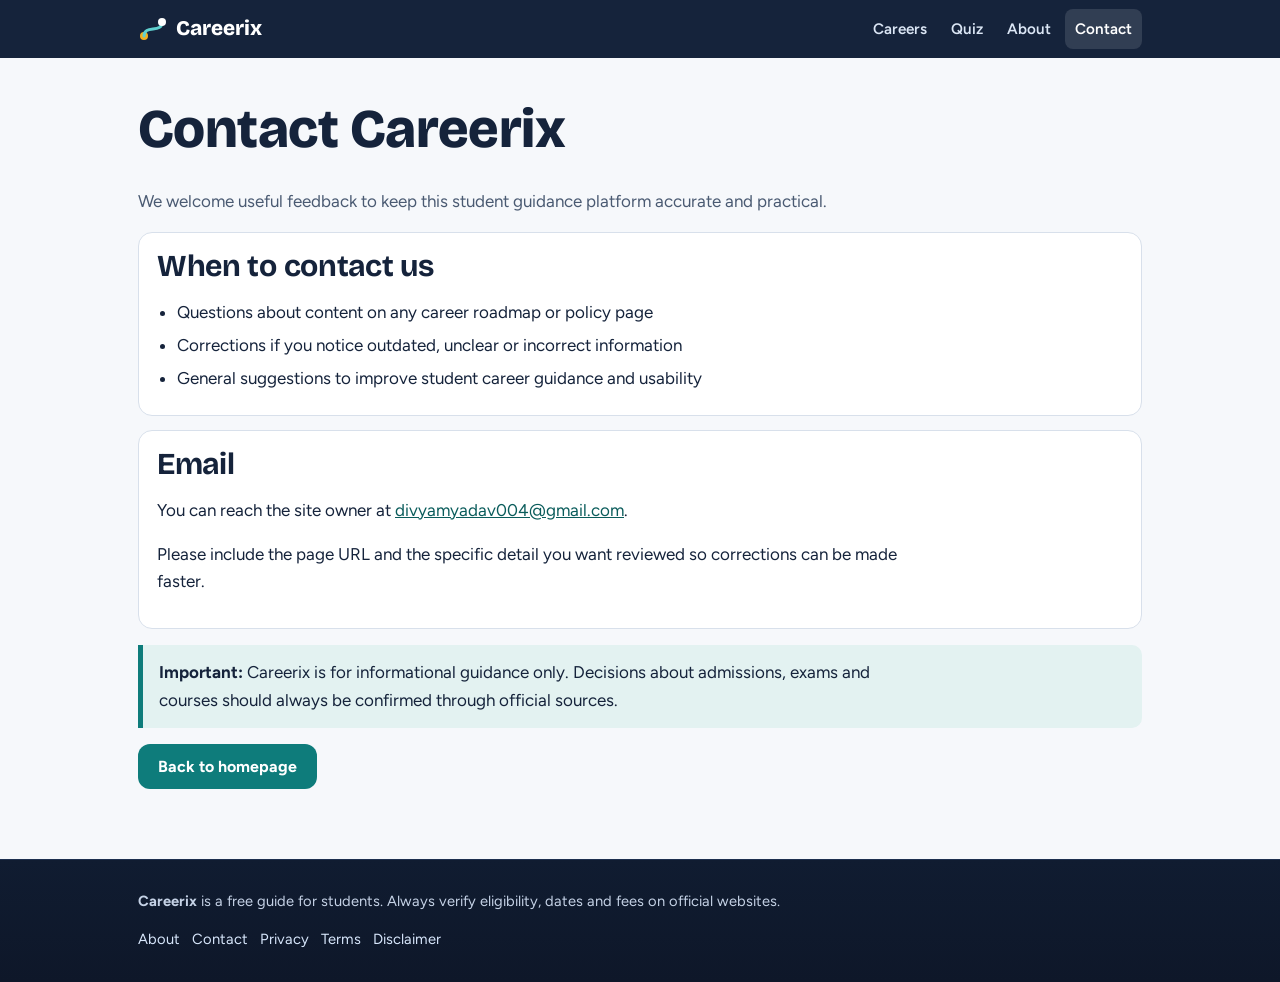
<file: contact.html>
<!DOCTYPE html>
<html lang="en">
<head>
  <meta name="google-site-verification" content="pgcPtvPe8wboUWy4FonGk49oxaHqmCwMqP8wlRzvu7o" />
  <meta name="google-adsense-account" content="ca-pub-4979689090776995">
  <!-- Google tag (gtag.js), loaded after the page finishes so it never competes with rendering -->
  <script>
    window.dataLayer = window.dataLayer || [];
    function gtag(){dataLayer.push(arguments);}
    gtag('js', new Date());
    gtag('config', 'G-3VFRKDKVZB');
    function __loadGA(){
      var s = document.createElement('script');
      s.async = true;
      s.src = 'https://www.googletagmanager.com/gtag/js?id=G-3VFRKDKVZB';
      document.head.appendChild(s);
    }
    if (document.readyState === 'complete') { __loadGA(); }
    else { window.addEventListener('load', __loadGA); }
  </script>
  <meta charset="utf-8">
  <meta name="viewport" content="width=device-width, initial-scale=1">
  <title>Contact Careerix | Questions, feedback and corrections</title>
  <meta name="description" content="Contact Careerix for feedback, questions and corrections related to student career guidance content.">
  <link rel="icon" href="data:image/svg+xml,%3Csvg xmlns='http://www.w3.org/2000/svg' viewBox='0 0 30 30'%3E%3Ccircle cx='6' cy='22' r='4' fill='%23f2b01e'/%3E%3Cpath d='M6 22 C6 10, 24 20, 24 8' stroke='%230e7c7b' stroke-width='3' fill='none' stroke-linecap='round'/%3E%3Ccircle cx='24' cy='8' r='4' fill='%2315233b'/%3E%3C/svg%3E">
  <link rel="preconnect" href="https://fonts.googleapis.com">
  <link rel="preconnect" href="https://fonts.gstatic.com" crossorigin>
  <link href="https://fonts.googleapis.com/css2?family=Bricolage+Grotesque:wght@600;700;800&family=Figtree:wght@400;600;700&display=swap" rel="stylesheet">
  <link rel="stylesheet" href="style.css">
</head>
<body data-page="contact">
  <header class="site-header">
    <div class="wrap">
      <a class="logo" href="index.html" aria-label="Careerix home">
        <svg width="30" height="30" viewBox="0 0 30 30" aria-hidden="true"><circle cx="6" cy="22" r="4" fill="#f2b01e"/><path d="M6 22 C6 10, 24 20, 24 8" stroke="#5fd0cf" stroke-width="3" fill="none" stroke-linecap="round"/><circle cx="24" cy="8" r="4" fill="#fff"/></svg>
        Careerix
      </a>
      <nav class="nav" aria-label="Main">
        <a href="careers.html">Careers</a>
        <a href="quiz.html">Quiz</a>
        <a href="about.html">About</a>
        <a href="contact.html" aria-current="page">Contact</a>
      </nav>
    </div>
  </header>

  <main class="section">
    <div class="wrap">
      <h1>Contact Careerix</h1>
      <p class="muted">We welcome useful feedback to keep this student guidance platform accurate and practical.</p>

      <div class="panel">
        <h2>When to contact us</h2>
        <ul>
          <li>Questions about content on any career roadmap or policy page</li>
          <li>Corrections if you notice outdated, unclear or incorrect information</li>
          <li>General suggestions to improve student career guidance and usability</li>
        </ul>
      </div>

      <div class="panel" style="margin-top:14px">
        <h2>Email</h2>
        <p>You can reach the site owner at <a href="mailto:divyamyadav004@gmail.com">divyamyadav004@gmail.com</a>.</p>
        <p>Please include the page URL and the specific detail you want reviewed so corrections can be made faster.</p>
      </div>

      <div class="note ok">
        <p><strong>Important:</strong> Careerix is for informational guidance only. Decisions about admissions, exams and courses should always be confirmed through official sources.</p>
      </div>

      <div class="btn-row">
        <a class="btn btn-primary" href="index.html">Back to homepage</a>
      </div>
    </div>
  </main>

  <footer class="site-footer">
    <div class="wrap">
      <p><strong>Careerix</strong> is a free guide for students. Always verify eligibility, dates and fees on official websites.</p>
      <ul class="site-footer-links">
        <li><a href="about.html">About</a></li>
        <li><a href="contact.html">Contact</a></li>
        <li><a href="privacy.html">Privacy</a></li>
        <li><a href="terms.html">Terms</a></li>
        <li><a href="disclaimer.html">Disclaimer</a></li>
      </ul>
    </div>
  </footer>
</body>
</html>
</file>
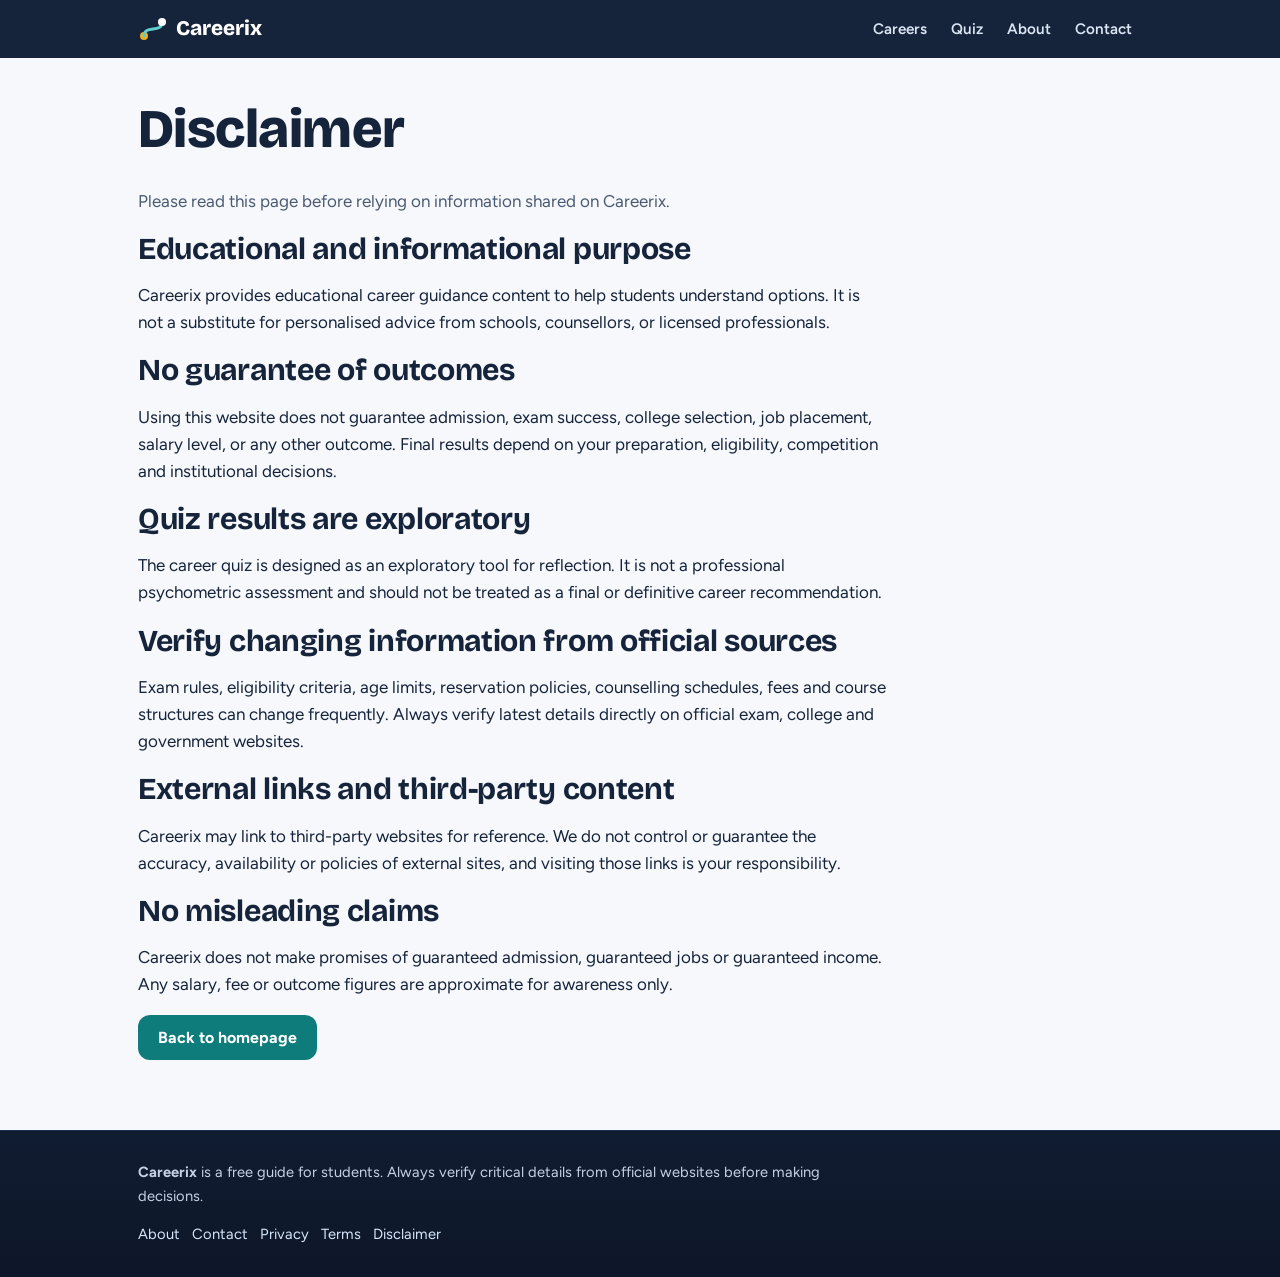
<file: disclaimer.html>
<!DOCTYPE html>
<html lang="en">
<head>
  <meta name="google-site-verification" content="pgcPtvPe8wboUWy4FonGk49oxaHqmCwMqP8wlRzvu7o" />
  <meta name="google-adsense-account" content="ca-pub-4979689090776995">
  <!-- Google tag (gtag.js), loaded after the page finishes so it never competes with rendering -->
  <script>
    window.dataLayer = window.dataLayer || [];
    function gtag(){dataLayer.push(arguments);}
    gtag('js', new Date());
    gtag('config', 'G-3VFRKDKVZB');
    function __loadGA(){
      var s = document.createElement('script');
      s.async = true;
      s.src = 'https://www.googletagmanager.com/gtag/js?id=G-3VFRKDKVZB';
      document.head.appendChild(s);
    }
    if (document.readyState === 'complete') { __loadGA(); }
    else { window.addEventListener('load', __loadGA); }
  </script>
  <meta charset="utf-8">
  <meta name="viewport" content="width=device-width, initial-scale=1">
  <title>Disclaimer | Careerix student guidance</title>
  <meta name="description" content="Careerix disclaimer: educational information only, no guarantee of admission, job, salary or outcomes.">
  <link rel="icon" href="data:image/svg+xml,%3Csvg xmlns='http://www.w3.org/2000/svg' viewBox='0 0 30 30'%3E%3Ccircle cx='6' cy='22' r='4' fill='%23f2b01e'/%3E%3Cpath d='M6 22 C6 10, 24 20, 24 8' stroke='%230e7c7b' stroke-width='3' fill='none' stroke-linecap='round'/%3E%3Ccircle cx='24' cy='8' r='4' fill='%2315233b'/%3E%3C/svg%3E">
  <link rel="preconnect" href="https://fonts.googleapis.com">
  <link rel="preconnect" href="https://fonts.gstatic.com" crossorigin>
  <link href="https://fonts.googleapis.com/css2?family=Bricolage+Grotesque:wght@600;700;800&family=Figtree:wght@400;600;700&display=swap" rel="stylesheet">
  <link rel="stylesheet" href="style.css">
</head>
<body data-page="disclaimer">
  <header class="site-header">
    <div class="wrap">
      <a class="logo" href="index.html" aria-label="Careerix home">
        <svg width="30" height="30" viewBox="0 0 30 30" aria-hidden="true"><circle cx="6" cy="22" r="4" fill="#f2b01e"/><path d="M6 22 C6 10, 24 20, 24 8" stroke="#5fd0cf" stroke-width="3" fill="none" stroke-linecap="round"/><circle cx="24" cy="8" r="4" fill="#fff"/></svg>
        Careerix
      </a>
      <nav class="nav" aria-label="Main">
        <a href="careers.html">Careers</a>
        <a href="quiz.html">Quiz</a>
        <a href="about.html">About</a>
        <a href="contact.html">Contact</a>
      </nav>
    </div>
  </header>

  <main class="section">
    <div class="wrap">
      <h1>Disclaimer</h1>
      <p class="muted">Please read this page before relying on information shared on Careerix.</p>

      <h2>Educational and informational purpose</h2>
      <p>Careerix provides educational career guidance content to help students understand options. It is not a substitute for personalised advice from schools, counsellors, or licensed professionals.</p>

      <h2>No guarantee of outcomes</h2>
      <p>Using this website does not guarantee admission, exam success, college selection, job placement, salary level, or any other outcome. Final results depend on your preparation, eligibility, competition and institutional decisions.</p>

      <h2>Quiz results are exploratory</h2>
      <p>The career quiz is designed as an exploratory tool for reflection. It is not a professional psychometric assessment and should not be treated as a final or definitive career recommendation.</p>

      <h2>Verify changing information from official sources</h2>
      <p>Exam rules, eligibility criteria, age limits, reservation policies, counselling schedules, fees and course structures can change frequently. Always verify latest details directly on official exam, college and government websites.</p>

      <h2>External links and third-party content</h2>
      <p>Careerix may link to third-party websites for reference. We do not control or guarantee the accuracy, availability or policies of external sites, and visiting those links is your responsibility.</p>

      <h2>No misleading claims</h2>
      <p>Careerix does not make promises of guaranteed admission, guaranteed jobs or guaranteed income. Any salary, fee or outcome figures are approximate for awareness only.</p>

      <div class="btn-row">
        <a class="btn btn-primary" href="index.html">Back to homepage</a>
      </div>
    </div>
  </main>

  <footer class="site-footer">
    <div class="wrap">
      <p><strong>Careerix</strong> is a free guide for students. Always verify critical details from official websites before making decisions.</p>
      <ul class="site-footer-links">
        <li><a href="about.html">About</a></li>
        <li><a href="contact.html">Contact</a></li>
        <li><a href="privacy.html">Privacy</a></li>
        <li><a href="terms.html">Terms</a></li>
        <li><a href="disclaimer.html">Disclaimer</a></li>
      </ul>
    </div>
  </footer>
</body>
</html>
</file>
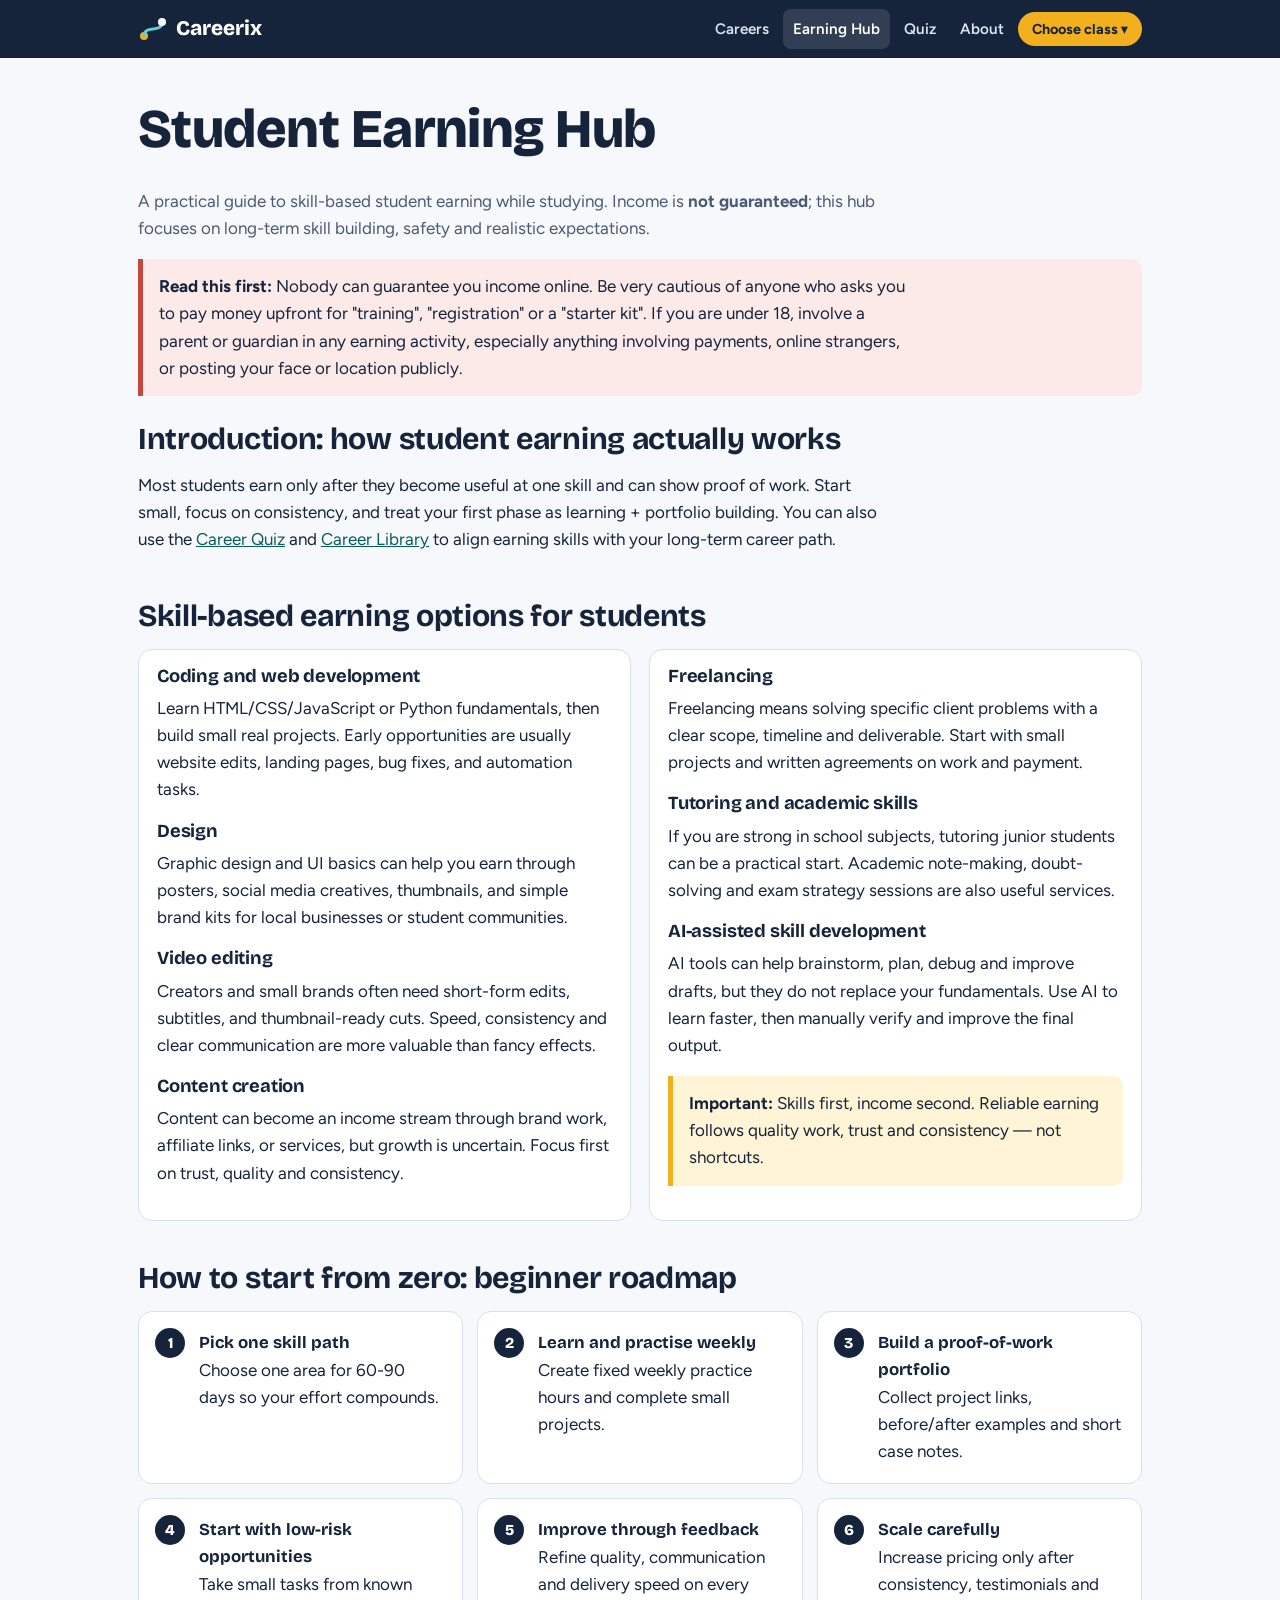
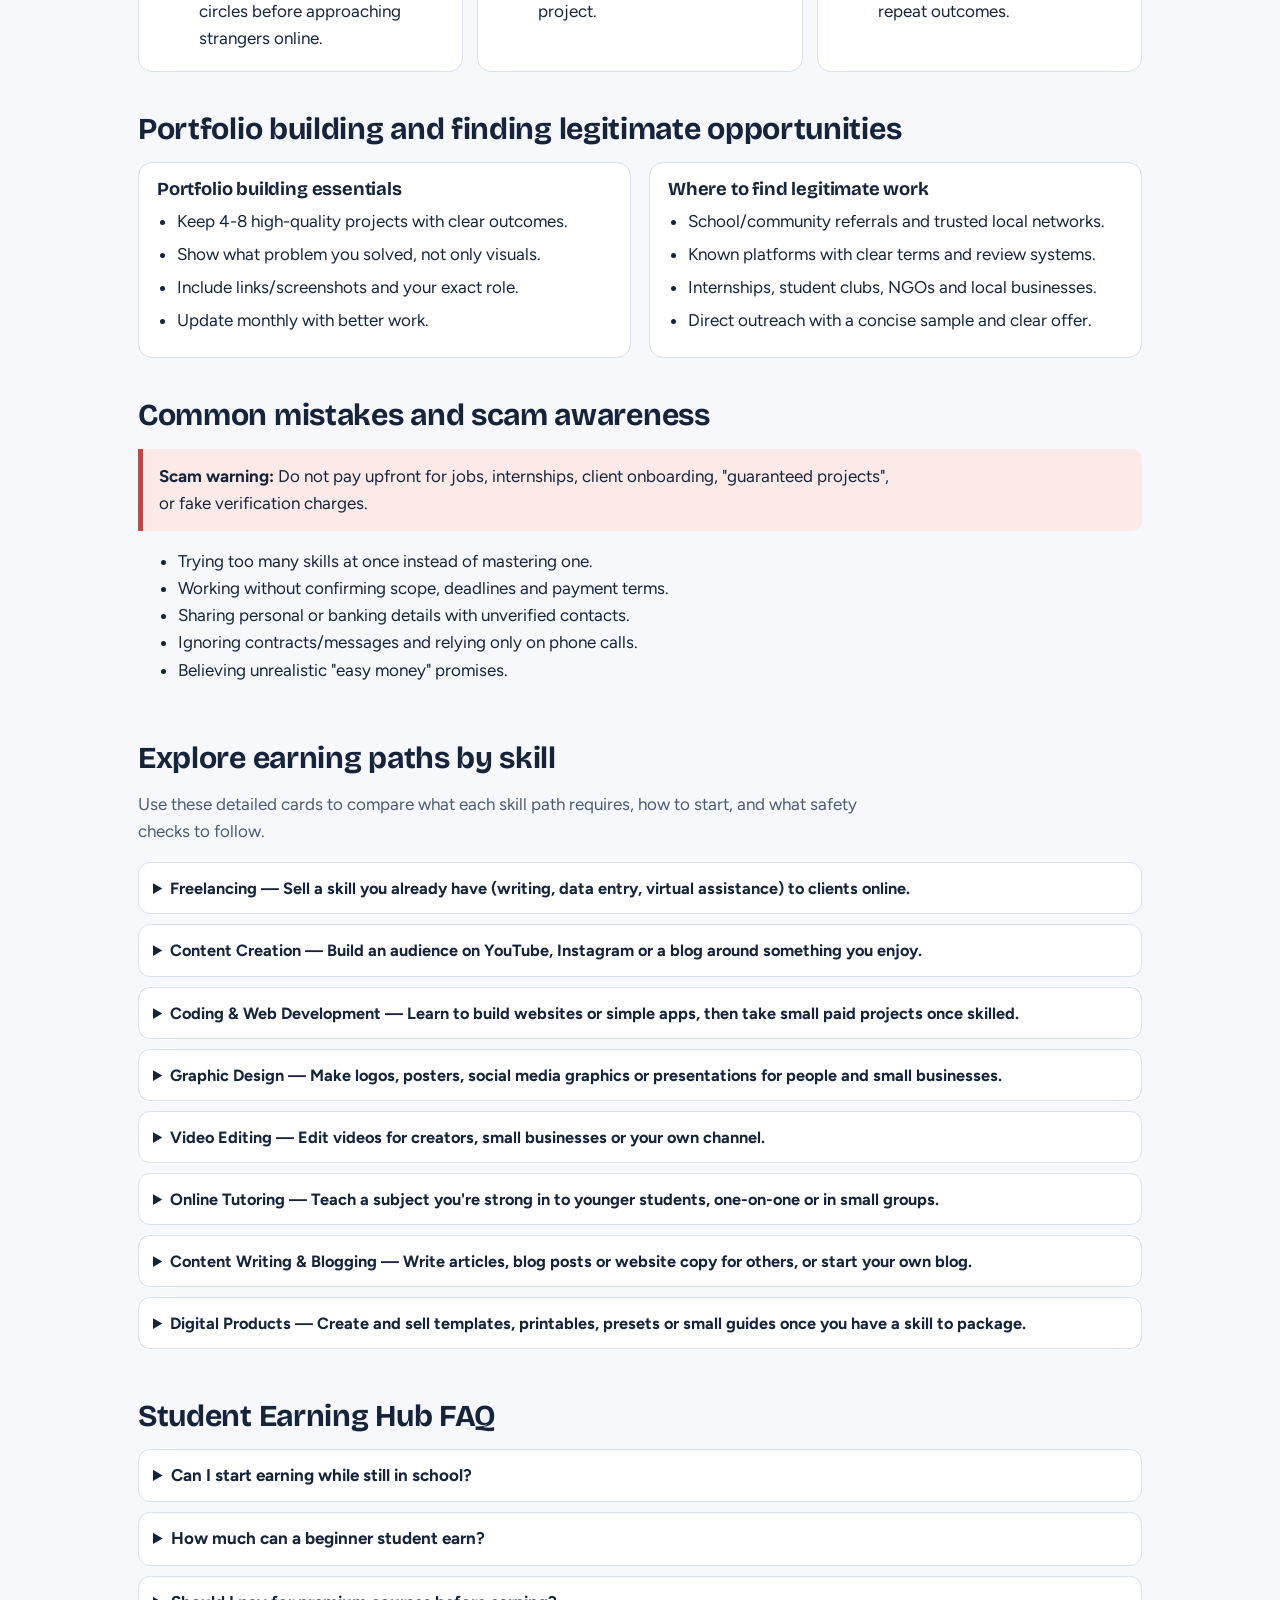
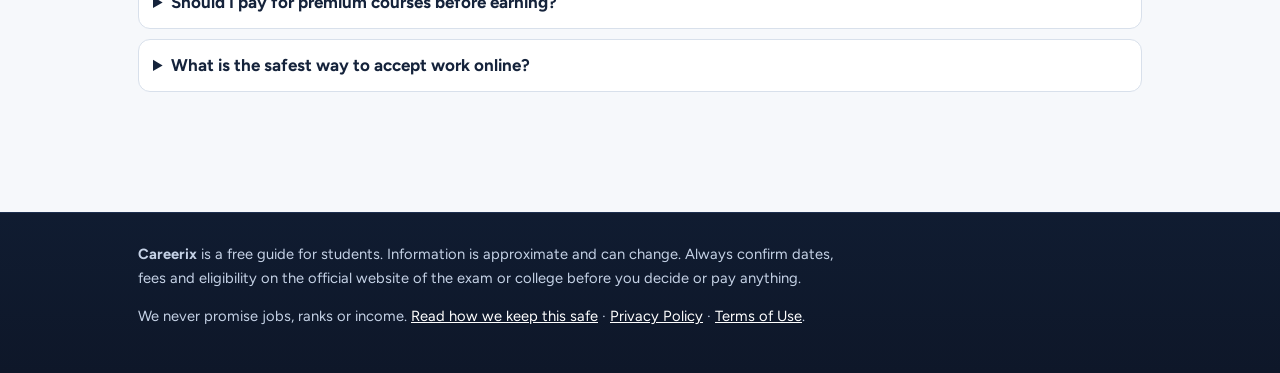
<file: earning.html>
<!DOCTYPE html>
<html lang="en">
<head>
  <meta name="google-site-verification" content="pgcPtvPe8wboUWy4FonGk49oxaHqmCwMqP8wlRzvu7o" />
  <meta name="google-adsense-account" content="ca-pub-4979689090776995">
  <!-- Google tag (gtag.js), loaded after the page finishes so it never competes with rendering -->
  <script>
    window.dataLayer = window.dataLayer || [];
    function gtag(){dataLayer.push(arguments);}
    gtag('js', new Date());
    gtag('config', 'G-3VFRKDKVZB');
    function __loadGA(){
      var s = document.createElement('script');
      s.async = true;
      s.src = 'https://www.googletagmanager.com/gtag/js?id=G-3VFRKDKVZB';
      document.head.appendChild(s);
    }
    if (document.readyState === 'complete') { __loadGA(); }
    else { window.addEventListener('load', __loadGA); }
  </script>
  <meta charset="utf-8">
  <meta name="viewport" content="width=device-width, initial-scale=1">
  <title>Student Earning Hub | Skill-Based Earning Guide for Students | Careerix</title>
  <meta name="description" content="Detailed student earning guide: coding, design, video editing, content creation, freelancing, tutoring, AI-assisted learning, beginner roadmap, scam safety, and FAQs.">
  <link rel="icon" href="data:image/svg+xml,%3Csvg xmlns='http://www.w3.org/2000/svg' viewBox='0 0 30 30'%3E%3Ccircle cx='6' cy='22' r='4' fill='%23f2b01e'/%3E%3Cpath d='M6 22 C6 10, 24 20, 24 8' stroke='%230e7c7b' stroke-width='3' fill='none' stroke-linecap='round'/%3E%3Ccircle cx='24' cy='8' r='4' fill='%2315233b'/%3E%3C/svg%3E">
  <link rel="preconnect" href="https://fonts.googleapis.com">
  <link rel="preconnect" href="https://fonts.gstatic.com" crossorigin>
  <link href="https://fonts.googleapis.com/css2?family=Bricolage+Grotesque:wght@600;700;800&family=Figtree:wght@400;600;700&display=swap" rel="stylesheet">
  <link rel="stylesheet" href="style.css">
</head>
<body data-page="earning">
  <div id="site-header"></div>

  <main class="section">
    <div class="wrap">
      <h1>Student Earning Hub</h1>
      <p class="muted">A practical guide to skill-based student earning while studying. Income is <strong>not guaranteed</strong>; this hub focuses on long-term skill building, safety and realistic expectations.</p>

      <div class="note alert">
        <p><strong>Read this first:</strong> Nobody can guarantee you income online. Be very cautious of anyone who asks you to pay money upfront for "training", "registration" or a "starter kit". If you are under 18, involve a parent or guardian in any earning activity, especially anything involving payments, online strangers, or posting your face or location publicly.</p>
      </div>

      <section class="section" style="padding:10px 0 28px">
        <h2>Introduction: how student earning actually works</h2>
        <p>Most students earn only after they become useful at one skill and can show proof of work. Start small, focus on consistency, and treat your first phase as learning + portfolio building. You can also use the <a href="quiz.html">Career Quiz</a> and <a href="careers.html">Career Library</a> to align earning skills with your long-term career path.</p>
      </section>

      <section class="section" style="padding-top:0">
        <h2>Skill-based earning options for students</h2>
        <div class="two-col">
          <article class="panel">
            <h3>Coding and web development</h3>
            <p>Learn HTML/CSS/JavaScript or Python fundamentals, then build small real projects. Early opportunities are usually website edits, landing pages, bug fixes, and automation tasks.</p>
            <h3>Design</h3>
            <p>Graphic design and UI basics can help you earn through posters, social media creatives, thumbnails, and simple brand kits for local businesses or student communities.</p>
            <h3>Video editing</h3>
            <p>Creators and small brands often need short-form edits, subtitles, and thumbnail-ready cuts. Speed, consistency and clear communication are more valuable than fancy effects.</p>
            <h3>Content creation</h3>
            <p>Content can become an income stream through brand work, affiliate links, or services, but growth is uncertain. Focus first on trust, quality and consistency.</p>
          </article>
          <article class="panel">
            <h3>Freelancing</h3>
            <p>Freelancing means solving specific client problems with a clear scope, timeline and deliverable. Start with small projects and written agreements on work and payment.</p>
            <h3>Tutoring and academic skills</h3>
            <p>If you are strong in school subjects, tutoring junior students can be a practical start. Academic note-making, doubt-solving and exam strategy sessions are also useful services.</p>
            <h3>AI-assisted skill development</h3>
            <p>AI tools can help brainstorm, plan, debug and improve drafts, but they do not replace your fundamentals. Use AI to learn faster, then manually verify and improve the final output.</p>
            <div class="note">
              <p><strong>Important:</strong> Skills first, income second. Reliable earning follows quality work, trust and consistency — not shortcuts.</p>
            </div>
          </article>
        </div>
      </section>

      <section class="section" style="padding-top:0">
        <h2>How to start from zero: beginner roadmap</h2>
        <ol class="steps">
          <li><strong>Pick one skill path</strong>Choose one area for 60-90 days so your effort compounds.</li>
          <li><strong>Learn and practise weekly</strong>Create fixed weekly practice hours and complete small projects.</li>
          <li><strong>Build a proof-of-work portfolio</strong>Collect project links, before/after examples and short case notes.</li>
          <li><strong>Start with low-risk opportunities</strong>Take small tasks from known circles before approaching strangers online.</li>
          <li><strong>Improve through feedback</strong>Refine quality, communication and delivery speed on every project.</li>
          <li><strong>Scale carefully</strong>Increase pricing only after consistency, testimonials and repeat outcomes.</li>
        </ol>
      </section>

      <section class="section" style="padding-top:0">
        <h2>Portfolio building and finding legitimate opportunities</h2>
        <div class="two-col">
          <article class="panel">
            <h3>Portfolio building essentials</h3>
            <ul>
              <li>Keep 4-8 high-quality projects with clear outcomes.</li>
              <li>Show what problem you solved, not only visuals.</li>
              <li>Include links/screenshots and your exact role.</li>
              <li>Update monthly with better work.</li>
            </ul>
          </article>
          <article class="panel">
            <h3>Where to find legitimate work</h3>
            <ul>
              <li>School/community referrals and trusted local networks.</li>
              <li>Known platforms with clear terms and review systems.</li>
              <li>Internships, student clubs, NGOs and local businesses.</li>
              <li>Direct outreach with a concise sample and clear offer.</li>
            </ul>
          </article>
        </div>
      </section>

      <section class="section" style="padding-top:0">
        <h2>Common mistakes and scam awareness</h2>
        <div class="note alert">
          <p><strong>Scam warning:</strong> Do not pay upfront for jobs, internships, client onboarding, "guaranteed projects", or fake verification charges.</p>
        </div>
        <ul>
          <li>Trying too many skills at once instead of mastering one.</li>
          <li>Working without confirming scope, deadlines and payment terms.</li>
          <li>Sharing personal or banking details with unverified contacts.</li>
          <li>Ignoring contracts/messages and relying only on phone calls.</li>
          <li>Believing unrealistic "easy money" promises.</li>
        </ul>
      </section>

      <section class="section" style="padding-top:0">
        <h2>Explore earning paths by skill</h2>
        <p class="muted">Use these detailed cards to compare what each skill path requires, how to start, and what safety checks to follow.</p>
        <div id="earningList"></div>
      </section>

      <section class="section" style="padding-top:0">
        <h2>Student Earning Hub FAQ</h2>
        <details class="faq">
          <summary>Can I start earning while still in school?</summary>
          <p>Yes, but start with safe, manageable work and keep academics as your primary priority. If you are under 18, involve a parent or guardian in all payment and client interactions.</p>
        </details>
        <details class="faq">
          <summary>How much can a beginner student earn?</summary>
          <p>There is no guaranteed amount. Early earnings are usually low and inconsistent; your first goal should be building real skills and a credible portfolio.</p>
        </details>
        <details class="faq">
          <summary>Should I pay for premium courses before earning?</summary>
          <p>Usually no. Start with free resources and only invest later if a paid tool or course directly improves your workflow. Never pay anyone who promises guaranteed jobs or income.</p>
        </details>
        <details class="faq">
          <summary>What is the safest way to accept work online?</summary>
          <p>Use trusted platforms or known referrals, keep written scope/payment terms, avoid upfront fees, and verify identity before sharing personal details or final files.</p>
        </details>
      </section>
    </div>
  </main>

  <div id="site-footer"></div>

  <script>
/*
  Careerix career data.
  To add a career: copy one block below, change the values, and add it to the list.
  Roadmap step "s" (stage) must be one of: "9", "10", "11", "12", "college", "work".
  Set verified:true only after you have checked every fact on the official websites.
*/
window.CAREERS = [
  {
    id: "doctor",
    name: "Doctor (MBBS)",
    tagline: "Diagnose and treat patients. Long study, high responsibility, respected everywhere.",
    streams: ["Science"],
    streamNote: "Science with Physics, Chemistry, Biology and English (PCB)",
    verified: true,
    updated: "September 2026",
    overview: "To become a doctor in India you complete MBBS after Class 12. Admission is only through NEET UG, so your Class 11 and 12 preparation decides everything. After MBBS you can start working or study further for a specialty.",
    roadmap: [
      { s: "9", t: "Build strong basics", d: "Focus on NCERT Science and Maths. Read the Biology chapters with curiosity. There is no exam yet, but concepts learned now make Class 11 easier." },
      { s: "10", t: "Choose Science with Biology", d: "After Class 10 pick the Science stream with Physics, Chemistry, Biology and English. Check that your school offers PCB (or PCMB)." },
      { s: "11", t: "Start NEET-focused study", d: "Study NCERT Class 11 Physics, Chemistry and Biology line by line. Take chapter tests. Decide whether you will self-study, join coaching, or use an online course." },
      { s: "12", t: "Class 12 boards and NEET UG", d: "Pass Class 12 with PCB and English. The usual minimum is 50% aggregate for General category (lower for reserved categories). Appear for NEET UG, conducted by NTA, usually in May. You must be at least 17 years old by 31 December of the admission year." },
      { s: "12", t: "Counselling and seat allotment", d: "MCC runs counselling for the 15% All India Quota and central institutes. Each state runs its own counselling for the 85% state quota seats, and state domicile rules apply. Register, fill choices, and report to your allotted college." },
      { s: "college", t: "MBBS: 5.5 years", d: "4.5 years of study plus 1 year of compulsory rotating internship in a hospital." },
      { s: "work", t: "Register and start practising", d: "After internship you register with the State Medical Council / NMC to practise as a doctor." },
      { s: "work", t: "Specialise (optional)", d: "Take NEET PG for MD/MS or diploma courses. Super-specialisation (DM/MCh) comes after that." }
    ],
    subjects: ["Physics", "Chemistry", "Biology", "English"],
    skills: ["Patience and empathy", "Strong memory and concepts", "Handling long study hours", "Calm under pressure", "Clear communication with patients"],
    exams: [
      { name: "NEET UG", body: "National Testing Agency (NTA)", note: "The only entrance for MBBS in India, including private and deemed universities." },
      { name: "NEET PG", body: "NBEMS", note: "After MBBS, for MD/MS and diploma seats." }
    ],
    courses: [
      { name: "MBBS", duration: "5.5 years (including 1 year internship)" },
      { name: "Other NEET routes: BDS, BAMS, BHMS, BSc Nursing", duration: "Around 4 to 5.5 years" }
    ],
    cost: {
      govt: "Very low in government colleges: roughly ₹1 lakh to ₹10 lakh for the whole course, depending on the state.",
      private: "Roughly ₹50 lakh to ₹1.5 crore or more for the whole course.",
      note: "Approximate. Fees differ by state and college. Check the official fee details in MCC or state counselling."
    },
    roles: [
      { title: "Government Medical Officer", pay: "Fixed pay scale plus allowances; varies by state" },
      { title: "Resident doctor (during MD/MS)", pay: "Monthly stipend; varies by college" },
      { title: "Specialist / Surgeon", pay: "Rises a lot after specialisation; varies widely" },
      { title: "Public health, medical research, teaching", pay: "Depends on institution and role" }
    ],
    salaryNote: "Early years are usually modest and pay grows after specialisation. Pay depends heavily on state, hospital and specialty. Treat any number you see online as a rough guide.",
    faqs: [
      { q: "Can I become a doctor without NEET?", a: "No. NEET UG is compulsory for MBBS in India, in government and private colleges." },
      { q: "Do I need Maths for MBBS?", a: "No. You need Physics, Chemistry, Biology and English in Class 12." },
      { q: "Government or private college?", a: "Government seats cost far less but need a much higher NEET rank. Private seats are easier to get but very expensive." },
      { q: "How many times can I attempt NEET?", a: "There is currently no limit on attempts and no upper age limit, but always confirm in the latest NEET information bulletin." },
      { q: "What if I do not get MBBS?", a: "NEET also opens BDS, AYUSH courses (BAMS, BHMS), BSc Nursing and allied health courses. You can also repeat the attempt." }
    ],
    checklist: [
      "Choose Science with Biology after Class 10",
      "Finish NCERT Biology, Chemistry and Physics line by line",
      "Read the NEET UG information bulletin when NTA releases it",
      "Solve previous year NEET papers",
      "Register for NEET UG only on the official website",
      "Keep documents ready for counselling (marksheets, ID, category certificate)",
      "Plan a backup: BDS, AYUSH, Nursing or a repeat attempt"
    ],
    sources: [
      { label: "NEET UG (NTA)", url: "https://neet.nta.nic.in" },
      { label: "National Medical Commission", url: "https://www.nmc.org.in" },
      { label: "MCC counselling", url: "https://mcc.nic.in" }
    ],
    tags: { bio: 3, people: 2, service: 2, research: 1 }
  },

  {
    id: "engineer",
    name: "Engineer",
    tagline: "Design and build machines, buildings, circuits and systems. Maths and problem solving all the way.",
    streams: ["Science"],
    streamNote: "Science with Physics, Maths compulsory, plus Chemistry (most common), Biology, Biotechnology or a vocational subject",
    verified: true,
    updated: "September 2026",
    overview: "Most engineers do a 4-year B.Tech after Class 12. JEE Main has no age limit and no minimum Class 12 marks just to appear, but admission to NITs, IIITs and GFTIs needs 75% aggregate in Class 12 (65% for SC/ST/PwD), or a top-20-percentile finish. Top government institutes (IITs) admit through JEE Advanced, which only students among the top scorers of JEE Main can attempt.",
    roadmap: [
      { s: "9", t: "Get strong in Maths and Science", d: "Build your basics in Maths and Physics. Practise problems, not just reading." },
      { s: "10", t: "Choose Science with Maths (PCM)", d: "After Class 10 pick Physics, Maths and one more subject from Chemistry, Biology, Biotechnology or a vocational subject, along with English." },
      { s: "11", t: "Start JEE-level preparation", d: "Study NCERT first, then problem books. Decide between self-study, coaching or online classes." },
      { s: "12", t: "Boards and JEE / state exams", d: "Physics and Maths are compulsory in Class 12 for JEE Main; there is no minimum percentage or age limit to appear in the exam itself. Appear for JEE Main (2 sessions, up to 6 attempts over 3 years); admission to NITs, IIITs and GFTIs needs 75% aggregate in Class 12 (65% for SC/ST/PwD). Top JEE Main scorers can then appear for JEE Advanced (for IITs), which has its own separate age condition (born on or after 1 October 2002 for General/OBC-NCL/EWS, with relaxation for SC/ST/PwD). Also check state entrance exams and private university exams such as BITSAT and VITEEE." },
      { s: "college", t: "B.Tech: 4 years", d: "Choose a branch (Computer Science, Mechanical, Civil, Electrical, Electronics and more). Do internships from the 2nd or 3rd year and build projects." },
      { s: "work", t: "Job, GATE or higher studies", d: "Options: campus placement, government/PSU jobs through GATE, M.Tech, MBA, or starting your own venture." }
    ],
    subjects: ["Physics", "Maths", "Chemistry / Biology / vocational subject", "English"],
    skills: ["Logical thinking", "Problem solving", "Basic coding", "Curiosity about how things work"],
    exams: [
      { name: "JEE Main", body: "National Testing Agency (NTA)", note: "No age limit to appear; up to 6 attempts over 3 consecutive years from your Class 12 passing year. For NITs, IIITs and GFTIs." },
      { name: "JEE Advanced", body: "Conducted by an IIT on rotation", note: "Only for the top scorers of JEE Main. Has its own age condition (born on or after 1 Oct 2002 for General/OBC-NCL/EWS, with SC/ST/PwD relaxation) — for admission to IITs." },
      { name: "State entrance exams and BITSAT / VITEEE", body: "Various", note: "For state and private colleges." },
      { name: "GATE", body: "IITs / IISc", note: "After B.Tech, for M.Tech and PSU jobs." }
    ],
    courses: [
      { name: "B.Tech / B.E.", duration: "4 years" },
      { name: "M.Tech (optional)", duration: "2 years" }
    ],
    cost: {
      govt: "Government institutes (IIT/NIT) cost roughly ₹5 lakh to ₹10 lakh for the full course.",
      private: "Private colleges roughly ₹8 lakh to ₹25 lakh or more for the full course.",
      note: "Approximate. Fees change each year and differ by college. Check the official website of each college."
    },
    roles: [
      { title: "Software / IT engineer", pay: "Entry pay varies widely by company and college" },
      { title: "Core engineer (mechanical, civil, electrical)", pay: "Usually lower at entry than IT and grows with experience" },
      { title: "PSU / government engineer", pay: "Fixed government pay scale" },
      { title: "Research, M.Tech, MBA or startup", pay: "Depends on path" }
    ],
    salaryNote: "Pay depends far more on your skills, college and branch than on the degree itself.",
    faqs: [
      { q: "Is there an age limit for JEE?", a: "JEE Main has no age limit. JEE Advanced has its own separate age condition tied to your birth date, so check the official notification if you took a long gap." },
      { q: "Do I need coaching for JEE?", a: "Not compulsory. Many students crack it through self-study or online classes. Coaching helps some people with structure and practice." },
      { q: "Can I become an engineer without JEE?", a: "Yes. Many state and private colleges admit through state exams, BITSAT, VITEEE or their own tests." },
      { q: "Is Maths compulsory?", a: "Yes. Physics and Maths are compulsory in Class 12 for JEE Main, along with one more subject from Chemistry, Biology, Biotechnology or a vocational subject." },
      { q: "Which branch should I choose?", a: "Pick by interest and by what you enjoy building or solving, not only by placement stories." }
    ],
    checklist: [
      "Choose Science with Maths after Class 10",
      "Finish NCERT Physics, Chemistry and Maths",
      "Read the JEE Main information bulletin on the official site",
      "Solve previous year JEE papers",
      "Check state entrance exams and private college exams",
      "Start a small project or learn basic coding"
    ],
    sources: [
      { label: "JEE Main (NTA)", url: "https://jeemain.nta.nic.in" },
      { label: "JEE Advanced", url: "https://jeeadv.ac.in" }
    ],
    tags: { maths: 3, tech: 2, research: 1 }
  },

  {
    id: "software-developer",
    name: "Software Developer",
    tagline: "Build apps, websites and software. You can start learning from home, even in school.",
    streams: ["Science", "Commerce", "Arts"],
    streamNote: "Any stream works. Maths helps but is not compulsory.",
    verified: true,
    updated: "September 2026",
    overview: "Software developers write the code behind apps, websites and games. You can enter through a degree (B.Tech CSE, BCA, B.Sc Computer Science) or by learning skills yourself and building a portfolio of projects. CUET has no age limit and no fixed minimum Class 12 marks from NTA, though individual universities set their own course cut-offs.",
    roadmap: [
      { s: "9", t: "Try coding for free", d: "Start with a beginner course on Python or web basics (HTML, CSS, JavaScript). Build tiny things like a calculator or a quiz page." },
      { s: "10", t: "Pick a stream that keeps options open", d: "Science with Maths gives the most options (B.Tech). Commerce or Arts with Computer Science can lead to BCA or B.Sc." },
      { s: "11", t: "Learn one language properly", d: "Go deeper in Python or JavaScript. Learn how to use GitHub and put your projects online." },
      { s: "12", t: "Choose your route", d: "Route A: B.Tech CSE through JEE or state exams. Route B: BCA / B.Sc Computer Science, often through CUET or the college's own test." },
      { s: "college", t: "Degree plus real projects", d: "3 to 4 years. Build projects, do internships, contribute to open source, and practise problem solving." },
      { s: "work", t: "First job and growth", d: "Start as a junior or intern developer, then specialise: web, mobile, backend, cloud, AI or cybersecurity." }
    ],
    subjects: ["Maths (helpful)", "Computer Science / Informatics Practices (if available)", "English"],
    skills: ["Logical thinking", "One programming language", "Problem solving", "Reading documentation", "Patience with debugging"],
    exams: [
      { name: "JEE Main / state exams", body: "NTA / states", note: "For B.Tech CSE." },
      { name: "CUET", body: "National Testing Agency (NTA)", note: "For many central universities' BCA / B.Sc programmes." },
      { name: "College's own entrance tests", body: "Various", note: "Common for BCA and private universities." }
    ],
    courses: [
      { name: "B.Tech CSE / IT", duration: "4 years" },
      { name: "BCA or B.Sc Computer Science", duration: "3 years" },
      { name: "MCA (optional)", duration: "2 years" }
    ],
    cost: {
      govt: "Government colleges are the cheapest route, roughly ₹1 lakh to ₹10 lakh depending on the course.",
      private: "Private colleges roughly ₹3 lakh to ₹20 lakh or more depending on the course and college.",
      note: "Approximate. Many free resources exist, so your skills can grow whatever college you get."
    },
    roles: [
      { title: "Frontend / Backend / Full-stack developer", pay: "Entry pay varies widely by company" },
      { title: "Mobile app developer", pay: "Varies" },
      { title: "Data or AI engineer", pay: "Varies; often needs stronger Maths" },
      { title: "Freelance developer", pay: "Not fixed; depends on skills and clients" }
    ],
    salaryNote: "Skills and projects matter more than the name of your degree. Pay varies a lot between companies. Be careful about ads promising guaranteed jobs or income.",
    faqs: [
      { q: "Can I become a developer without a B.Tech?", a: "Yes. BCA, B.Sc or self-learning with a strong portfolio can work. Some companies still prefer a degree, so keep a degree route open." },
      { q: "Which language should I start with?", a: "Python is a friendly start. JavaScript is great if you want to build websites." },
      { q: "Do I need a laptop?", a: "It helps a lot, but you can begin on a phone with browser-based coding tools and move to a laptop later." },
      { q: "Is AI going to replace developers?", a: "AI tools change how developers work, but people who understand problems and code well are still needed. Learn to use AI tools while you build strong basics." }
    ],
    checklist: [
      "Complete one free beginner course",
      "Build 3 small projects",
      "Create a GitHub account and upload your projects",
      "Learn basic problem solving (arrays, loops, logic)",
      "Choose a degree route for after Class 12",
      "Avoid paid courses that promise guaranteed jobs"
    ],
    sources: [
      { label: "CUET (NTA)", url: "https://cuet.nta.nic.in" },
      { label: "JEE Main (NTA)", url: "https://jeemain.nta.nic.in" }
    ],
    tags: { tech: 3, maths: 2, create: 1 }
  },

  {
    id: "ca-finance",
    name: "CA / Finance",
    tagline: "Work with accounts, tax, audit and money. Tough exams, strong demand.",
    streams: ["Commerce", "Science", "Arts"],
    streamNote: "Commerce is common, but students from any stream can enter.",
    verified: true,
    updated: "September 2026",
    overview: "A Chartered Accountant (CA) handles accounting, tax, auditing and financial advice. CA is a professional course run by ICAI, not a normal degree. Registration for CA Foundation needs a mandatory 4-month study gap before the exam (so register at least 4 months before your target attempt), and CA Intermediate needs an 8-month gap. Many students also do B.Com alongside. Other finance routes are CMA, CFA and CS.",
    roadmap: [
      { s: "9", t: "Get comfortable with Maths and Accounts", d: "Build number sense. If your school offers it, learn basic Commerce ideas." },
      { s: "10", t: "Choose Commerce (or another stream)", d: "Commerce with Accountancy, Business Studies and Economics is the most direct. Maths is helpful." },
      { s: "11", t: "Learn Accountancy well", d: "Practise journal entries and ledgers. Consider learning basic Excel." },
      { s: "12", t: "Register for CA Foundation", d: "Register with ICAI and take the CA Foundation exam. Check ICAI's latest rules for registration timing and eligibility." },
      { s: "college", t: "CA Intermediate, articleship, Final", d: "Pass Intermediate, complete practical training (articleship) with a practising CA, then clear the Final. Many students do B.Com or another degree in parallel." },
      { s: "work", t: "Practice, job or higher finance", d: "Options: work in a firm, corporate finance, start your own practice, or move into investment or consulting roles." }
    ],
    subjects: ["Accountancy", "Business Studies", "Economics", "Maths (helpful)"],
    skills: ["Attention to detail", "Comfort with numbers", "Discipline for long exams", "Basic Excel", "Honesty and ethics"],
    exams: [
      { name: "CA Foundation, Intermediate and Final", body: "ICAI", note: "Foundation needs a 4-month study gap after registering; Intermediate needs 8 months. Graduates (55% Commerce / 60% others) can skip Foundation via the Direct Entry route. Check ICAI for the latest scheme and attempt dates." },
      { name: "CMA / CS / CFA (alternatives)", body: "ICMAI / ICSI / CFA Institute", note: "Other finance qualifications." }
    ],
    courses: [
      { name: "CA (Foundation, Intermediate, Final)", duration: "Roughly 4.5 to 5+ years including articleship" },
      { name: "B.Com (in parallel or alone)", duration: "3 years" }
    ],
    cost: {
      govt: "CA exam fees are relatively low compared with other professional courses.",
      private: "Coaching is optional and can add a significant cost.",
      note: "Approximate and changes often. Check ICAI's official fee details."
    },
    roles: [
      { title: "Chartered Accountant (practice)", pay: "Grows with your client base and experience" },
      { title: "Auditor / Tax consultant", pay: "Varies by firm" },
      { title: "Corporate finance / CFO track", pay: "Varies by company" },
      { title: "Investment or financial analyst", pay: "Varies" }
    ],
    salaryNote: "CA fresher pay varies by firm and city and grows with experience. Pass rates are low, so consistent effort matters more than a quick result.",
    faqs: [
      { q: "Is CA very hard?", a: "Yes, pass rates are low. But steady study and practice work for many students." },
      { q: "Can I do CA and B.Com together?", a: "Many students do. Check your college's attendance rules." },
      { q: "Is CA possible from Science or Arts?", a: "Yes. The route starts with ICAI registration, which is open to students from all streams." }
    ],
    checklist: [
      "Read ICAI's latest student pages on eligibility and registration",
      "Pick Commerce or keep another stream with a plan",
      "Practise Accountancy every week",
      "Learn basic Excel",
      "Plan articleship early"
    ],
    sources: [
      { label: "ICAI (official)", url: "https://www.icai.org" }
    ],
    tags: { finance: 3, maths: 2, business: 1 }
  },

  {
    id: "lawyer",
    name: "Lawyer",
    tagline: "Argue cases, advise companies and protect people's rights. Reading, writing and speaking matter most.",
    streams: ["Arts", "Commerce", "Science"],
    streamNote: "Any stream is accepted for law entrance exams.",
    verified: true,
    updated: "September 2026",
    overview: "You can study law right after Class 12 through a 5-year integrated course (BA LLB, BBA LLB), or after graduation through a 3-year LLB. CLAT has no upper age limit and needs 45% in Class 12 (40% for SC/ST), and is held once a year (CLAT 2027 is set for 6 December 2026). To practise in court you enrol with a State Bar Council and clear the All India Bar Examination.",
    roadmap: [
      { s: "9", t: "Read and speak more", d: "Read newspapers, join debates and practise writing clearly." },
      { s: "10", t: "Any stream works", d: "Arts (History, Political Science) is common, but Commerce and Science students can also take law." },
      { s: "11", t: "Build reading and reasoning skills", d: "Read the news daily, practise logical reasoning, basic quantitative technique questions, and improve English." },
      { s: "12", t: "Law entrance exams", d: "CLAT has no age limit and needs 45% in Class 12 (40% SC/ST/PwD); it tests English, current affairs, legal reasoning, logical reasoning and quantitative techniques across 24 NLUs. Also check AILET (NLU Delhi), LSAT India or university-specific tests. Check each exam's official notification for exact dates." },
      { s: "college", t: "5-year integrated law or 3-year LLB", d: "Do moot courts, internships with lawyers and courts, and legal writing." },
      { s: "work", t: "Enrol and choose a path", d: "Enrol with a State Bar Council, clear AIBE, and choose litigation, corporate law, judiciary (judicial services exams), or legal advisory." }
    ],
    subjects: ["English", "History / Political Science (helpful)", "Any stream subjects"],
    skills: ["Reading fast and clearly", "Logical reasoning", "Basic quantitative aptitude", "Writing and speaking", "Patience and research"],
    exams: [
      { name: "CLAT", body: "Consortium of NLUs", note: "No age limit; 45% in Class 12 (40% SC/ST). For 24 National Law Universities." },
      { name: "AILET", body: "NLU Delhi", note: "For NLU Delhi." },
      { name: "AIBE", body: "Bar Council of India", note: "After law, to practise as an advocate." },
      { name: "Judicial Services exams", body: "State High Courts / PSCs", note: "To become a judge (magistrate) after LLB." }
    ],
    courses: [
      { name: "BA LLB / BBA LLB (integrated)", duration: "5 years" },
      { name: "LLB after graduation", duration: "3 years" },
      { name: "LLM (optional)", duration: "1 to 2 years" }
    ],
    cost: {
      govt: "Public law universities are relatively affordable.",
      private: "Private law universities can be very expensive.",
      note: "Approximate; check each university's official fees."
    },
    roles: [
      { title: "Litigation advocate", pay: "Modest at first; grows with experience and reputation" },
      { title: "Corporate lawyer", pay: "Often higher, especially from top law schools" },
      { title: "Judge (judicial services)", pay: "Fixed government pay scale" },
      { title: "Legal advisor / in-house counsel", pay: "Varies" }
    ],
    salaryNote: "Early litigation income is often modest and grows with time. Corporate roles from top colleges pay more. Results vary a lot.",
    faqs: [
      { q: "Is Maths needed for law?", a: "Not much. Reading, reasoning and English are more important." },
      { q: "Can I do law after graduation?", a: "Yes. You can do a 3-year LLB after any graduation degree." },
      { q: "How do I become a judge?", a: "Complete LLB and clear the Judicial Services exam of your state or the relevant high court." }
    ],
    checklist: [
      "Read a newspaper every day",
      "Practise English and logical reasoning",
      "Note CLAT dates from the official consortium website",
      "Attend a moot court or debate",
      "Find a lawyer or court intern option during college"
    ],
    sources: [
      { label: "Consortium of NLUs (CLAT)", url: "https://consortiumofnlus.ac.in" },
      { label: "Bar Council of India", url: "https://www.barcouncilofindia.org" }
    ],
    tags: { law: 3, write: 2, people: 1, service: 1 }
  },

  {
    id: "teacher",
    name: "Teacher / Professor",
    tagline: "Help others learn. Stable career with real impact on students.",
    streams: ["Arts", "Commerce", "Science"],
    streamNote: "Choose the stream of the subject you want to teach.",
    verified: true,
    updated: "September 2026",
    overview: "To teach in schools you usually need a graduation degree in your subject plus a teacher training degree (B.Ed, standardised to 2 years by NCTE), and you clear TET/CTET (no upper age limit, minimum age 17, no limit on attempts). To teach in colleges you generally complete a master's degree and clear NET, or hold a PhD.",
    roadmap: [
      { s: "9", t: "Practise explaining", d: "Help classmates with a topic. Teaching others is the best way to learn." },
      { s: "10", t: "Choose a stream by your teaching subject", d: "Pick the stream that matches the subject you love, such as Maths, Science, English or History." },
      { s: "11", t: "Go deep in your subject", d: "Build strong understanding of your favourite subject." },
      { s: "12", t: "Choose your degree route", d: "Route A: graduation in your subject, then B.Ed. Route B: an integrated teacher education programme (ITEP) if offered. CUET is used by many universities. Check the official notifications." },
      { s: "college", t: "Graduation, then teacher training", d: "Finish your degree, then B.Ed (2 years) or an integrated course. For college teaching, continue to a master's degree." },
      { s: "work", t: "TET / CTET, NET and jobs", d: "Clear TET/CTET for school jobs. Clear NET (and often PhD) for college and university jobs." }
    ],
    subjects: ["Your chosen teaching subject", "English or Hindi communication"],
    skills: ["Clear explanation", "Patience", "Subject knowledge", "Speaking and listening"],
    exams: [
      { name: "CTET / State TET", body: "CBSE / states", note: "Eligibility for school teaching jobs." },
      { name: "UGC NET", body: "NTA", note: "For assistant professor and research fellowship." },
      { name: "CUET", body: "NTA", note: "For admission to many central universities." }
    ],
    courses: [
      { name: "Graduation (B.A / B.Sc / B.Com)", duration: "3 years" },
      { name: "B.Ed", duration: "2 years" },
      { name: "M.A / M.Sc and PhD (for college teaching)", duration: "2 years plus research years" }
    ],
    cost: {
      govt: "Government colleges keep costs low.",
      private: "Private colleges cost more.",
      note: "Approximate; check the official fee pages of the institutes."
    },
    roles: [
      { title: "Primary / secondary school teacher", pay: "Varies by government or private school" },
      { title: "College / university professor", pay: "Government pay scale; private varies" },
      { title: "Coaching or online educator", pay: "Depends on students and reputation" },
      { title: "Curriculum designer / education content creator", pay: "Varies" }
    ],
    salaryNote: "Government teaching jobs have fixed scales and are considered stable. Private school pay varies a lot.",
    faqs: [
      { q: "Do I need B.Ed to teach?", a: "For most school teaching jobs, yes. Check the latest NCTE and state rules." },
      { q: "Can I teach online?", a: "Yes, but pay and stability vary. A strong subject base and communication skills matter." },
      { q: "How do I teach in college?", a: "Complete a master's degree and clear UGC NET (or hold a PhD as per rules)." }
    ],
    checklist: [
      "Decide the subject you want to teach",
      "Practise explaining a topic to someone every week",
      "Check current B.Ed and TET rules on official sites",
      "Plan your degree and B.Ed timeline"
    ],
    sources: [
      { label: "CTET", url: "https://ctet.nic.in" },
      { label: "NCTE", url: "https://ncte.gov.in" }
    ],
    tags: { teach: 3, people: 2, write: 1, service: 1 }
  },

  {
    id: "government-jobs",
    name: "Government Jobs (UPSC, SSC, Banking)",
    tagline: "Serve the country through civil services, administration, railways, banking and more.",
    streams: ["Arts", "Commerce", "Science"],
    streamNote: "Any stream. Most exams need a graduation degree first.",
    verified: true,
    updated: "September 2026",
    overview: "Government jobs are filled through exams. UPSC Civil Services (IAS, IPS, IFS and others) needs any graduation degree; age must be 21-32 for General/EWS (35 for OBC, 37 for SC/ST, up to 42 for PwBD, all as on 1 August of the exam year), with 6 attempts for General/EWS, 9 for OBC, and unlimited (within the age limit) for SC/ST. SSC, banking, railways and state PSC exams have different education and age rules. Competition is high, so a backup plan is wise.",
    roadmap: [
      { s: "9", t: "Build reading habits", d: "Read the newspaper and NCERT books. Take an interest in how the country works." },
      { s: "10", t: "Choose the stream you enjoy", d: "Any stream can lead here. Choose what you can score well in." },
      { s: "11", t: "Keep a strong base", d: "Focus on your subjects and keep reading current affairs and general knowledge." },
      { s: "12", t: "Choose your graduation degree", d: "Pick a degree you can finish well. Consider a course that helps with a backup career." },
      { s: "college", t: "Graduate and start exam preparation", d: "Study the syllabus for the exam you want (UPSC, SSC CGL, banking or state PSC). Check age limits and attempt limits on the official site." },
      { s: "work", t: "Appear for exams and keep a backup", d: "Many candidates take more than one attempt. Keep a backup job or skill while you prepare." }
    ],
    subjects: ["Any stream", "Strong NCERT base (History, Geography, Polity, Economy, Science)"],
    skills: ["Consistent study habit", "Current affairs awareness", "Answer writing", "Handling long preparation"],
    exams: [
      { name: "UPSC Civil Services Examination", body: "UPSC", note: "Prelims, Mains and Interview. Age 21-32 (General/EWS), 21-35 (OBC), 21-37 (SC/ST), as on 1 August of the exam year; always check the current notification." },
      { name: "SSC CGL and similar", body: "Staff Selection Commission", note: "For many central government posts." },
      { name: "IBPS / SBI exams", body: "IBPS / SBI", note: "For banking jobs." },
      { name: "State PSC exams", body: "State Public Service Commissions", note: "For state civil services." }
    ],
    courses: [
      { name: "Any graduation degree", duration: "3 to 4 years" }
    ],
    cost: {
      govt: "The exam fees are low. Coaching is optional.",
      private: "Coaching can cost from a small amount to a large amount depending on the programme.",
      note: "Approximate. Many students use free resources and self-study."
    },
    roles: [
      { title: "IAS / IPS / IFS and other Civil Services", pay: "Government pay scale plus allowances" },
      { title: "SSC posts (clerk, inspector, officer)", pay: "Government pay scale" },
      { title: "Bank PO / Clerk", pay: "Bank pay scale" },
      { title: "State civil services", pay: "State pay scale" }
    ],
    salaryNote: "Pay is decided by government pay scales and allowances, and the job security is a major attraction. Success is not guaranteed, so plan a backup.",
    faqs: [
      { q: "Can I prepare while studying in college?", a: "Yes. Many students start in the final years of graduation." },
      { q: "Is coaching required?", a: "Not required. Many candidates succeed with self-study." },
      { q: "How many attempts do I get for UPSC?", a: "6 attempts for General/EWS, 9 for OBC, and unlimited attempts (within the age limit) for SC/ST. Always check the latest UPSC notification for exact figures." }
    ],
    checklist: [
      "Read the official notification of your target exam",
      "Read one newspaper daily",
      "Read NCERT books",
      "Note age and attempt limits from the official site",
      "Plan a backup skill or job"
    ],
    sources: [
      { label: "UPSC", url: "https://upsc.gov.in" },
      { label: "SSC", url: "https://ssc.gov.in" }
    ],
    tags: { service: 3, law: 1, write: 1, people: 1 }
  },

  {
    id: "defence-nda",
    name: "Defence Officer (NDA)",
    tagline: "Join the Army, Navy or Air Force as an officer. Fitness, discipline and courage.",
    streams: ["Science", "Arts", "Commerce"],
    streamNote: "Army wing accepts any stream. Air Force and Navy wings need Physics and Maths in Class 12.",
    verified: true,
    updated: "September 2026",
    overview: "The National Defence Academy (NDA) exam is conducted by UPSC, twice a year, for students who are Class 12 pass or appearing (Class 11 students are not eligible). The age window is strict: 16.5 to 19.5 years, with no relaxation for any category. Since 2022, unmarried women can apply for all three wings (Army, Navy, Air Force). After NDA training you become an officer. Other routes include CDS after graduation. Physical and medical fitness are essential.",
    roadmap: [
      { s: "9", t: "Build fitness habits", d: "Run, do basic exercises and stay active. Sleep and diet matter." },
      { s: "10", t: "Choose your stream with options in mind", d: "Science with Maths keeps all NDA wings open (Army, Navy, Air Force)." },
      { s: "11", t: "Study and stay fit", d: "Prepare Maths and General Ability along with your regular subjects." },
      { s: "12", t: "Appear for NDA exam", d: "Apply through the official UPSC notification. Check age limits, eligibility and gender rules in that notification. The process includes a written exam, SSB interview and medical tests." },
      { s: "college", t: "Training at NDA, then officer training", d: "Cadets train at the NDA, then move to their service academy (IMA, Naval Academy or Air Force Academy)." },
      { s: "work", t: "Commissioned officer", d: "Serve as an officer. Other entry routes include CDS after graduation." }
    ],
    subjects: ["Maths and Physics (for Air Force and Navy wings)", "English", "General knowledge"],
    skills: ["Physical fitness", "Discipline", "Leadership", "Team spirit", "Mental strength"],
    exams: [
      { name: "NDA and NA exam", body: "UPSC", note: "Written exam, then SSB interview and medical." },
      { name: "CDS", body: "UPSC", note: "After graduation, another officer entry route." },
      { name: "Agniveer and other recruitment schemes", body: "Various", note: "Check the official notifications for the latest scheme details." }
    ],
    courses: [
      { name: "NDA training with a degree", duration: "3 years at NDA plus 1 year at a service academy" }
    ],
    cost: {
      govt: "Training and education at the academy are sponsored by the government.",
      private: "Not applicable",
      note: "Approximate. Check the official notification for details."
    },
    roles: [
      { title: "Army officer", pay: "Government pay scale plus allowances" },
      { title: "Navy officer", pay: "Government pay scale plus allowances" },
      { title: "Air Force officer / pilot", pay: "Government pay scale plus allowances" }
    ],
    salaryNote: "Officers receive a government pay scale and allowances. The job is demanding and involves postings across the country.",
    faqs: [
      { q: "Can girls apply for NDA?", a: "Yes. Women are eligible under the current rules. Check the latest official notification for details." },
      { q: "What is SSB?", a: "The Services Selection Board interview tests personality, leadership and mental strength over several days." },
      { q: "What if I do not get selected?", a: "Keep studying. CDS after graduation and other routes exist, and you should always keep a backup plan." }
    ],
    checklist: [
      "Start regular exercise and sleep habits",
      "Take Science with Maths if you want all NDA wings open",
      "Read the latest UPSC NDA notification for eligibility",
      "Practise NDA previous year papers",
      "Learn about SSB and practise communication skills"
    ],
    sources: [
      { label: "UPSC (NDA)", url: "https://upsc.gov.in" }
    ],
    tags: { physical: 3, service: 3 }
  },

  {
    id: "designer",
    name: "Designer (UI/UX, Graphic, Product)",
    tagline: "Make things look good and work well: apps, brands, posters, products.",
    streams: ["Arts", "Science", "Commerce"],
    streamNote: "Any stream. A portfolio of your work matters a lot.",
    verified: true,
    updated: "September 2026",
    overview: "Designers create the look and feel of apps, websites, brands and products. You can enter through design colleges (NID, NIFT, IIT design programmes via UCEED) or by building skills and a portfolio. Note that UCEED and NID B.Des have upper age limits tied to your birth date (similar to JEE Advanced), unlike most other design learning routes. Free tools like Canva and Figma let you start now.",
    roadmap: [
      { s: "9", t: "Start making things", d: "Draw, edit photos and try free tools like Canva. Make posters for school events." },
      { s: "10", t: "Choose a stream you can also use as backup", d: "Any stream works. Keep drawing and design projects going alongside." },
      { s: "11", t: "Build a small portfolio", d: "Collect 5 to 8 of your best designs. Learn the basics of colour, spacing and typography." },
      { s: "12", t: "Design entrance exams", d: "Check exams such as NID DAT, NIFT entrance, UCEED (for IIT design programmes) and other design colleges' tests. Read each official notification." },
      { s: "college", t: "B.Des or a related degree", d: "Typically 4 years. Do internships and grow your portfolio." },
      { s: "work", t: "Work or freelance", d: "Join a studio or company, or freelance. Specialise in UI/UX, branding, motion or product design." }
    ],
    subjects: ["Any stream", "Art or drawing (helpful)"],
    skills: ["Creativity", "Sketching or digital design", "Attention to detail", "Understanding users", "Accepting feedback"],
    exams: [
      { name: "UCEED", body: "IIT Bombay", note: "For B.Des at IIT design programmes and some others." },
      { name: "NID DAT", body: "National Institute of Design", note: "For B.Des at NID." },
      { name: "NIFT entrance", body: "NIFT", note: "For fashion and related design courses." }
    ],
    courses: [
      { name: "B.Des", duration: "4 years" },
      { name: "Design diploma or online certificates", duration: "Months to 1 to 2 years" }
    ],
    cost: {
      govt: "Public design institutes have moderate fees.",
      private: "Private design colleges can be expensive.",
      note: "Approximate. Many free learning resources exist for the skills."
    },
    roles: [
      { title: "UI/UX designer", pay: "Varies by company" },
      { title: "Graphic / brand designer", pay: "Varies" },
      { title: "Product designer", pay: "Varies" },
      { title: "Freelance designer", pay: "Not fixed; depends on clients" }
    ],
    salaryNote: "Your portfolio matters more than certificates. Freelance income is not guaranteed.",
    faqs: [
      { q: "Do I need to be good at drawing?", a: "It helps for some design fields, but UI/UX and digital design rely more on thinking and tools." },
      { q: "Can I start from my phone?", a: "Yes. Canva and Figma work in the browser or app, so you can begin right now." },
      { q: "Do I need a design degree?", a: "Not always. Strong portfolios can open doors, but a degree adds structure and networking." }
    ],
    checklist: [
      "Make 5 designs in Canva or Figma",
      "Learn basics of colour, spacing and fonts",
      "Save your best work as a small portfolio",
      "Check UCEED / NID / NIFT official notifications",
      "Ask for feedback and improve"
    ],
    sources: [
      { label: "UCEED", url: "https://www.uceed.iitb.ac.in" },
      { label: "NIFT", url: "https://www.nift.ac.in" }
    ],
    tags: { create: 3, tech: 1 }
  },

  {
    id: "data-science-ai",
    name: "Data Science / AI",
    tagline: "Use data and machine learning to find patterns and build smart systems.",
    streams: ["Science"],
    streamNote: "Science with Maths is the strongest route.",
    verified: true,
    updated: "September 2026",
    overview: "Data scientists and AI engineers use Maths, statistics and programming to work with data and build models. The usual path is B.Tech (CSE/AI), or B.Sc in Maths, Statistics or Data Science, and then an M.Tech or MS for advanced roles.",
    roadmap: [
      { s: "9", t: "Enjoy Maths and try Python", d: "Practise Maths problems and try beginner Python." },
      { s: "10", t: "Choose Science with Maths", d: "Maths is important for data science and AI." },
      { s: "11", t: "Strengthen Maths and coding", d: "Learn probability and statistics basics. Practise Python." },
      { s: "12", t: "Choose a degree", d: "B.Tech CSE/AI/Data Science through JEE or state exams, or B.Sc Maths, Statistics or Data Science through CUET or college exams." },
      { s: "college", t: "Build data projects", d: "Learn Python, SQL, statistics and machine learning. Work on real projects and datasets, and do internships." },
      { s: "work", t: "Entry role and specialise", d: "Start as an analyst or junior data scientist. Specialise in ML, NLP, computer vision or data engineering. Many roles prefer a master's degree." }
    ],
    subjects: ["Maths", "Physics", "Computer Science (if available)", "English"],
    skills: ["Maths and statistics", "Python", "SQL", "Curiosity about data", "Clear explanation of findings"],
    exams: [
      { name: "JEE Main / state exams", body: "NTA / states", note: "For B.Tech." },
      { name: "CUET", body: "NTA", note: "For B.Sc programmes at many universities." },
      { name: "GATE", body: "IITs / IISc", note: "For M.Tech in related fields." }
    ],
    courses: [
      { name: "B.Tech CSE / AI / Data Science", duration: "4 years" },
      { name: "B.Sc Maths / Statistics / Data Science", duration: "3 years" },
      { name: "M.Tech / MS / M.Sc (optional)", duration: "2 years" }
    ],
    cost: {
      govt: "Government colleges are the most affordable.",
      private: "Private colleges cost more; fees vary widely.",
      note: "Approximate. Many quality courses are free online."
    },
    roles: [
      { title: "Data analyst", pay: "Varies" },
      { title: "Data scientist", pay: "Varies; often higher with advanced degrees" },
      { title: "Machine learning engineer", pay: "Varies" },
      { title: "AI researcher", pay: "Depends on institution and degree" }
    ],
    salaryNote: "Skills, projects and degrees affect pay. The field changes quickly, so learning never stops.",
    faqs: [
      { q: "Do I need very strong Maths?", a: "You need good Maths, especially statistics, probability and linear algebra, but you can build it step by step." },
      { q: "Can I start without a laptop?", a: "You can learn theory on a phone, but coding practice is much easier on a laptop." },
      { q: "Is a master's needed?", a: "Not always, but many advanced AI research roles prefer it." }
    ],
    checklist: [
      "Practise Maths every week",
      "Learn Python basics",
      "Learn basic statistics and probability",
      "Try a small data project",
      "Choose your degree route after Class 12"
    ],
    sources: [
      { label: "CUET (NTA)", url: "https://cuet.nta.nic.in" },
      { label: "JEE Main (NTA)", url: "https://jeemain.nta.nic.in" }
    ],
    tags: { maths: 3, tech: 2, research: 2 }
  },

  {
    id: "business-mba",
    name: "Business / MBA",
    tagline: "Manage teams, run companies or start your own. People, money and decisions.",
    streams: ["Commerce", "Arts", "Science"],
    streamNote: "Any stream. Commerce is a common start.",
    verified: true,
    updated: "September 2026",
    overview: "Business careers include management, marketing, sales, operations and entrepreneurship. You can do BBA or B.Com after Class 12, then an MBA (via CAT and other exams) after graduation. Integrated 5-year IPM programmes (via IPMAT) let you start right after Class 12 too — rules vary a lot by institute: IIM Indore has no fixed minimum Class 12 percentage, while IIM Rohtak needs 60% (55% SC/ST/PwD) and caps age at 20 (25 for SC/ST/PwD).",
    roadmap: [
      { s: "9", t: "Try small business ideas", d: "Sell something at a school fair or run a small project. Learn how money and customers work." },
      { s: "10", t: "Choose the stream you can score in", d: "Commerce is common but Science and Arts can also lead to MBA later." },
      { s: "11", t: "Learn basics of business and Maths", d: "Study Economics, Business Studies or Maths. Improve English and communication." },
      { s: "12", t: "Choose BBA / B.Com or an integrated programme", d: "Options include BBA, B.Com, or integrated management programmes (for example, through IPMAT). Check each institute's official notification." },
      { s: "college", t: "Graduate and gain experience", d: "Do internships, join clubs and build leadership experience." },
      { s: "work", t: "MBA or start working", d: "MBA usually needs an entrance exam such as CAT, and many candidates work for a few years first. You can also start your own business." }
    ],
    subjects: ["Economics", "Business Studies", "Maths (helpful)", "English"],
    skills: ["Communication", "Leadership", "Decision making", "Comfort with numbers", "Teamwork"],
    exams: [
      { name: "CAT", body: "IIMs", note: "For MBA at IIMs and many other B-schools." },
      { name: "IPMAT", body: "IIM Indore / IIM Rohtak", note: "For integrated management programmes after Class 12." },
      { name: "CUET / college tests", body: "NTA / colleges", note: "For BBA and B.Com admission." }
    ],
    courses: [
      { name: "BBA / B.Com", duration: "3 years" },
      { name: "MBA / PGDM", duration: "2 years" }
    ],
    cost: {
      govt: "Public colleges are the cheapest for BBA / B.Com.",
      private: "Top MBA programmes can be very expensive.",
      note: "Approximate. Check fees and placement reports on the official websites."
    },
    roles: [
      { title: "Manager (marketing, operations, HR, finance)", pay: "Varies by company and college" },
      { title: "Consultant", pay: "Varies" },
      { title: "Sales or business development", pay: "Often a mix of fixed pay and incentives" },
      { title: "Entrepreneur", pay: "Not fixed; can be very uncertain" }
    ],
    salaryNote: "MBA pay depends heavily on the institute and your experience. Entrepreneurship has no guaranteed income.",
    faqs: [
      { q: "Do I need to be from Commerce?", a: "No. MBA accepts graduates from all streams." },
      { q: "Should I work before an MBA?", a: "Many people do, because experience helps in interviews and learning." },
      { q: "Can a student start a business?", a: "You can start small projects, but as a minor be careful about money, contracts and safety, and involve a parent or guardian." }
    ],
    checklist: [
      "Try a small project or school business",
      "Improve English and communication",
      "Learn basic Excel",
      "Check IPMAT / CAT official pages",
      "Build leadership through clubs or teams"
    ],
    sources: [
      { label: "IIM CAT", url: "https://iimcat.ac.in" }
    ],
    tags: { business: 3, people: 2, finance: 1 }
  },

  {
    id: "content-creator-media",
    name: "Content Creator / Media",
    tagline: "Tell stories through video, writing, photos and audio. Creative, but earnings are uncertain.",
    streams: ["Arts", "Commerce", "Science"],
    streamNote: "Any stream. Skills and consistency matter most.",
    verified: true,
    updated: "September 2026",
    overview: "Media and content careers include journalism, video editing, photography, writing, social media and film. You can start creating now with a phone. A degree in journalism or mass communication helps for news and media jobs.",
    roadmap: [
      { s: "9", t: "Start creating safely", d: "Write, shoot or edit for fun. Ask your parents before posting online and never share personal details." },
      { s: "10", t: "Choose a stream you enjoy", d: "Any stream works. Arts is common for journalism." },
      { s: "11", t: "Build a small body of work", d: "Create a few pieces: articles, edited videos or photos. Learn basic editing tools." },
      { s: "12", t: "Choose a media degree (optional)", d: "Options include BA in Journalism and Mass Communication (BJMC). Some institutes such as IIMC have their own entrance exams. Check official notifications." },
      { s: "college", t: "Learn, intern and build a portfolio", d: "Study media basics and get internships at newspapers, studios or agencies." },
      { s: "work", t: "Work, freelance or build your channel", d: "Options: media jobs, agency roles, freelance work, or your own channel or brand." }
    ],
    subjects: ["English or Hindi", "Any stream"],
    skills: ["Storytelling", "Writing", "Video or photo editing", "Consistency", "Understanding an audience"],
    exams: [
      { name: "IIMC entrance", body: "Indian Institute of Mass Communication", note: "For postgraduate media programmes." },
      { name: "CUET / college tests", body: "NTA / colleges", note: "For BJMC and mass communication courses." }
    ],
    courses: [
      { name: "BJMC / BA Mass Communication", duration: "3 years" },
      { name: "Diploma or PG in Journalism / Film / Media", duration: "1 to 2 years" }
    ],
    cost: {
      govt: "Public universities are affordable.",
      private: "Private media schools vary a lot.",
      note: "Approximate. You can start with free tools and a phone."
    },
    roles: [
      { title: "Journalist / Reporter", pay: "Varies by outlet" },
      { title: "Video editor / Filmmaker", pay: "Varies; often project-based" },
      { title: "Content writer / Social media manager", pay: "Varies" },
      { title: "Independent creator", pay: "Not fixed; depends on audience and brand deals" }
    ],
    salaryNote: "Creator income is uncertain and can take a long time to build. Nobody can promise earnings. Do not pay anyone who guarantees followers or income.",
    faqs: [
      { q: "Can I earn quickly as a creator?", a: "Rarely. Most creators take a long time to build an audience, and many never earn much from it. Treat it as skill-building first." },
      { q: "Is it safe for teenagers to post online?", a: "Only with parent or guardian permission. Never share personal details, location or school information." },
      { q: "Do I need a media degree?", a: "It helps for journalism and traditional media. For creators, your skills and consistency matter more." }
    ],
    checklist: [
      "Talk to a parent or guardian before posting publicly",
      "Choose one format to practise (writing, video or photos)",
      "Publish or save 10 pieces of work",
      "Learn basic editing",
      "Avoid anyone selling fake followers or guaranteed income"
    ],
    sources: [
      { label: "IIMC", url: "https://iimc.gov.in" }
    ],
    tags: { create: 3, write: 2, people: 1 }
  }
];

</script>
  <script>
/* Careerix shared code: class choice, header, footer */
(function () {
  var CLASSES = [
    { k: "9", label: "Class 9", short: "9" },
    { k: "10", label: "Class 10", short: "10" },
    { k: "11", label: "Class 11", short: "11" },
    { k: "12", label: "Class 12", short: "12" },
    { k: "college", label: "College", short: "Col." }
  ];
  var STAGE_ORDER = ["9", "10", "11", "12", "college", "work"];
  var KEY = "careerix.class";

  function getClass() {
    try { return localStorage.getItem(KEY) || ""; } catch (e) { return ""; }
  }
  function setClass(k) {
    try { localStorage.setItem(KEY, k); } catch (e) {}
    updatePill();
    document.dispatchEvent(new CustomEvent("classchange", { detail: k }));
  }
  function classLabel(k) {
    for (var i = 0; i < CLASSES.length; i++) if (CLASSES[i].k === k) return CLASSES[i].label;
    return "";
  }
  function esc(s) {
    return String(s).replace(/[&<>"']/g, function (c) {
      return { "&": "&amp;", "<": "&lt;", ">": "&gt;", '"': "&quot;", "'": "&#39;" }[c];
    });
  }

  function updatePill() {
    var pill = document.getElementById("classPill");
    if (!pill) return;
    var k = getClass();
    pill.textContent = k ? classLabel(k) + " ▾" : "Choose class ▾";
    var dlgBtns = document.querySelectorAll("#classDialog .dlg-opts button");
    dlgBtns.forEach(function (b) { b.setAttribute("aria-pressed", String(b.dataset.k === k)); });
  }

  function openClassDialog() {
    var dlg = document.getElementById("classDialog");
    if (dlg.showModal) dlg.showModal(); else dlg.setAttribute("open", "");
  }

  function buildChrome() {
    var page = document.body.getAttribute("data-page") || "";
    var header = document.getElementById("site-header");
    if (header) {
      header.className = "site-header";
      header.innerHTML =
        '<div class="wrap">' +
        '<a class="logo" href="index.html" aria-label="Careerix home">' +
        '<svg width="30" height="30" viewBox="0 0 30 30" aria-hidden="true"><circle cx="6" cy="22" r="4" fill="#f2b01e"/><path d="M6 22 C6 10, 24 20, 24 8" stroke="#5fd0cf" stroke-width="3" fill="none" stroke-linecap="round"/><circle cx="24" cy="8" r="4" fill="#fff"/></svg>' +
        'Careerix</a>' +
        '<nav class="nav" aria-label="Main">' +
        '<a href="careers.html"' + (page === "careers" ? ' aria-current="page"' : "") + '>Careers</a>' +
        '<a href="earning.html"' + (page === "earning" ? ' aria-current="page"' : "") + '>Earning Hub</a>' +
        '<a href="quiz.html"' + (page === "quiz" ? ' aria-current="page"' : "") + '>Quiz</a>' +
        '<a href="about.html"' + (page === "about" ? ' aria-current="page"' : "") + '>About</a>' +
        '<button class="class-pill" id="classPill" type="button" aria-haspopup="dialog">Choose class ▾</button>' +
        '</nav></div>';
    }

    var footer = document.getElementById("site-footer");
    if (footer) {
      footer.className = "site-footer";
      footer.innerHTML =
        '<div class="wrap">' +
        '<p><strong>Careerix</strong> is a free guide for students. Information is approximate and can change. ' +
        'Always confirm dates, fees and eligibility on the official website of the exam or college before you decide or pay anything.</p>' +
        '<p>We never promise jobs, ranks or income. <a href="about.html">Read how we keep this safe</a> · <a href="privacy.html">Privacy Policy</a> · <a href="terms.html">Terms of Use</a>.</p>' +
        '</div>';
    }

    var dlg = document.createElement("dialog");
    dlg.id = "classDialog";
    dlg.setAttribute("aria-labelledby", "dlgTitle");
    var opts = CLASSES.map(function (c) {
      return '<button type="button" data-k="' + c.k + '" aria-pressed="false">' + c.label + "</button>";
    }).join("");
    dlg.innerHTML =
      '<h2 id="dlgTitle">Which class are you in?</h2>' +
      '<p class="muted">We will show only the steps that are still ahead of you.</p>' +
      '<div class="dlg-opts">' + opts + "</div>" +
      '<button class="btn btn-ghost" type="button" id="dlgClose">Close</button>';
    document.body.appendChild(dlg);

    dlg.querySelectorAll(".dlg-opts button").forEach(function (b) {
      b.addEventListener("click", function () {
        setClass(b.dataset.k);
        if (dlg.close) dlg.close(); else dlg.removeAttribute("open");
      });
    });
    document.getElementById("dlgClose").addEventListener("click", function () {
      if (dlg.close) dlg.close(); else dlg.removeAttribute("open");
    });
    var pill = document.getElementById("classPill");
    if (pill) pill.addEventListener("click", openClassDialog);
    updatePill();
  }

  window.Careerix = {
    CLASSES: CLASSES,
    STAGE_ORDER: STAGE_ORDER,
    getClass: getClass,
    setClass: setClass,
    classLabel: classLabel,
    openClassDialog: openClassDialog,
    esc: esc,
    byId: function (id) {
      var list = window.CAREERS || [];
      for (var i = 0; i < list.length; i++) if (list[i].id === id) return list[i];
      return null;
    }
  };

  document.addEventListener("DOMContentLoaded", buildChrome);
})();

</script>
  <script>
/*
  Careerix Earning Hub data.
  Age-appropriate, safe earning ideas for students. No guaranteed-income claims.
*/
window.EARNING = [
  {
    id: "freelancing",
    name: "Freelancing",
    tagline: "Sell a skill you already have (writing, data entry, virtual assistance) to clients online.",
    skill: "Any one skill done well: writing, basic research, data entry, translation, proofreading, virtual assistance.",
    start: [
      "Pick one skill you can already do reasonably well.",
      "Make 2-3 sample pieces of work to show, even if unpaid practice.",
      "Create a simple profile on a freelancing platform once you are 18 (most platforms require an adult account; younger students should work through a parent's account with their permission and involvement).",
      "Start with small, clearly-scoped tasks and build reviews slowly."
    ],
    resources: ["Upwork and Fiverr (freelance platforms, 18+ or parent-supervised)", "Google Docs / Grammarly (free writing tools)", "YouTube tutorials on freelance basics"],
    time: "A few hours a week to start; grows with client work.",
    warnings: ["Never pay an upfront 'registration fee' to a client or agency — legitimate work does not ask for this.", "Avoid clients who refuse to describe the task clearly before you start.", "If you are under 18, do this only with a parent or guardian involved in payments and communication."]
  },
  {
    id: "content-creation",
    name: "Content Creation",
    tagline: "Build an audience on YouTube, Instagram or a blog around something you enjoy.",
    skill: "Consistency, basic phone photography or videography, comfort being on camera or writing.",
    start: [
      "Talk to a parent or guardian before posting anything publicly.",
      "Pick one topic you can talk about for months without getting bored.",
      "Post consistently (even once a week) rather than posting a lot then stopping.",
      "Learn one editing app well instead of jumping between many."
    ],
    resources: ["CapCut / InShot (free video editing apps)", "Canva (free thumbnails and graphics)", "YouTube Creator Academy (free official course)"],
    time: "Few hours weekly; income (if any) usually takes months to build.",
    warnings: ["Never share your school name, home address or exact location publicly.", "Growth is usually slow — treat this as skill-building first, income second.", "Ignore anyone who guarantees viral growth or followers for a fee."]
  },
  {
    id: "coding",
    name: "Coding & Web Development",
    tagline: "Learn to build websites or simple apps, then take small paid projects once skilled.",
    skill: "One programming language (Python or JavaScript is a good start) and basic problem solving.",
    start: [
      "Finish one free beginner course fully rather than sampling many.",
      "Build 3-4 small real projects (a personal website, a to-do app, a simple game).",
      "Put your projects on GitHub with a short description of what each does.",
      "Once confident, look at small freelance web tasks or help a local shop/school with a simple website."
    ],
    resources: ["freeCodeCamp (free structured courses)", "MDN Web Docs (free reference)", "GitHub (free project hosting)"],
    time: "3-6 months of regular practice before taking paid work.",
    warnings: ["Never share client passwords or payment details insecurely.", "Avoid 'coding bootcamps' that promise guaranteed high-paying jobs for a large upfront fee."]
  },
  {
    id: "design",
    name: "Graphic Design",
    tagline: "Make logos, posters, social media graphics or presentations for people and small businesses.",
    skill: "An eye for colour and layout; comfort with one design tool.",
    start: [
      "Learn Canva or Figma using their free plans.",
      "Redesign 5 existing posters or logos as practice, and note what you changed and why.",
      "Build a small portfolio of your best 5-8 pieces.",
      "Offer to design something small (a poster, a logo) for a school club or local shop for practice, then move to paid work."
    ],
    resources: ["Canva (free design tool)", "Figma (free for individuals)", "Unsplash / Pexels (free stock images)"],
    time: "Few hours a week to build skills before taking paid projects.",
    warnings: ["Agree on the design and price before starting paid work, in writing (even a text message).", "Watch for 'design contests' that expect many free submissions with only one small prize."]
  },
  {
    id: "video-editing",
    name: "Video Editing",
    tagline: "Edit videos for creators, small businesses or your own channel.",
    skill: "Patience, attention to detail, and comfort with one editing app.",
    start: [
      "Learn one free editing app deeply (cuts, transitions, captions, basic colour).",
      "Practise by re-editing existing public videos as a personal exercise (not for posting/reselling).",
      "Offer to edit a video for a friend, teacher or local creator for free or low cost to build a portfolio.",
      "Share 2-3 before/after examples when looking for paid work."
    ],
    resources: ["CapCut / DaVinci Resolve (free editing tools)", "YouTube tutorials on editing basics"],
    time: "A few hours per video; speed improves with practice.",
    warnings: ["Never accept a large upfront project from an unknown client without a clear brief and partial payment first.", "Back up your work before sending files to avoid losing your own copy."]
  },
  {
    id: "tutoring",
    name: "Online Tutoring",
    tagline: "Teach a subject you're strong in to younger students, one-on-one or in small groups.",
    skill: "Strong grasp of a school subject and patience to explain it simply.",
    start: [
      "Pick a subject where you consistently score well.",
      "Practise explaining a topic clearly to a sibling, cousin or friend first.",
      "If under 18, tutor only with a parent or guardian aware of the arrangement, sessions and any payment.",
      "Start with people you or your family already know before tutoring strangers online."
    ],
    resources: ["Khan Academy (free content to reference)", "Google Meet / Zoom (free video calls)"],
    time: "1-2 hours per session, flexible scheduling.",
    warnings: ["A parent or guardian should be aware of who you are tutoring and any online sessions, especially with people you don't know personally.", "Never share personal contact details beyond what's needed for the session."]
  },
  {
    id: "writing",
    name: "Content Writing & Blogging",
    tagline: "Write articles, blog posts or website copy for others, or start your own blog.",
    skill: "Clear writing, basic research, and comfort with feedback and edits.",
    start: [
      "Write regularly on a topic you know well, even if just for practice.",
      "Study 2-3 well-written articles in a niche you like and note their structure.",
      "Build a small portfolio of 4-5 sample pieces before looking for paid writing work.",
      "Start with shorter, well-scoped writing tasks rather than long complex ones."
    ],
    resources: ["Grammarly (free writing checks)", "Google Docs (free writing and sharing)", "Medium / a free blog platform to publish practice pieces"],
    time: "Few hours per piece; speed and pay improve with a portfolio.",
    warnings: ["Confirm topic, word count and payment before starting any paid writing task.", "Avoid 'content mills' that pay extremely little per word with no room to grow."]
  },
  {
    id: "digital-products",
    name: "Digital Products",
    tagline: "Create and sell templates, printables, presets or small guides once you have a skill to package.",
    skill: "A specific skill worth packaging: design templates, study notes, presets, planners.",
    start: [
      "Notice what people already ask you for help with (notes, templates, designs).",
      "Package one useful thing well (a clean template or a short guide) rather than many rough ones.",
      "Get feedback from friends or classmates before trying to sell anything.",
      "If selling for money as a minor, do this with a parent or guardian's involvement for payments and any legal basics."
    ],
    resources: ["Canva (for templates)", "Google Slides / Docs (for guides and planners)"],
    time: "Upfront time to create the product, then ongoing updates based on feedback.",
    warnings: ["Never copy someone else's paid product and resell it as your own — that's a copyright issue, not just unfair.", "Be cautious of platforms that ask for money to 'list' your product before you've sold anything."]
  }
];

</script>
  <script>
/* Student Earning Hub: renders accordion cards from window.EARNING */
(function () {
  var e = window.Careerix.esc;

  function list(items) {
    return "<ul>" + items.map(function (x) { return "<li>" + e(x) + "</li>"; }).join("") + "</ul>";
  }

  function card(x) {
    return (
      '<details class="faq earning-card">' +
      "<summary><strong>" + e(x.name) + "</strong> — " + e(x.tagline) + "</summary>" +
      '<div class="earning-body">' +
      "<h3>Skill needed</h3><p>" + e(x.skill) + "</p>" +
      "<h3>How to start</h3>" + list(x.start) +
      "<h3>Free resources</h3>" + list(x.resources) +
      "<h3>Time commitment</h3><p>" + e(x.time) + "</p>" +
      '<div class="note alert"><p><strong>Stay safe:</strong></p>' + list(x.warnings) + "</div>" +
      "</div></details>"
    );
  }

  document.addEventListener("DOMContentLoaded", function () {
    var root = document.getElementById("earningList");
    if (!root) return;
    root.innerHTML = (window.EARNING || []).map(card).join("");
  });
})();

</script>
</body>
</html>
</file>
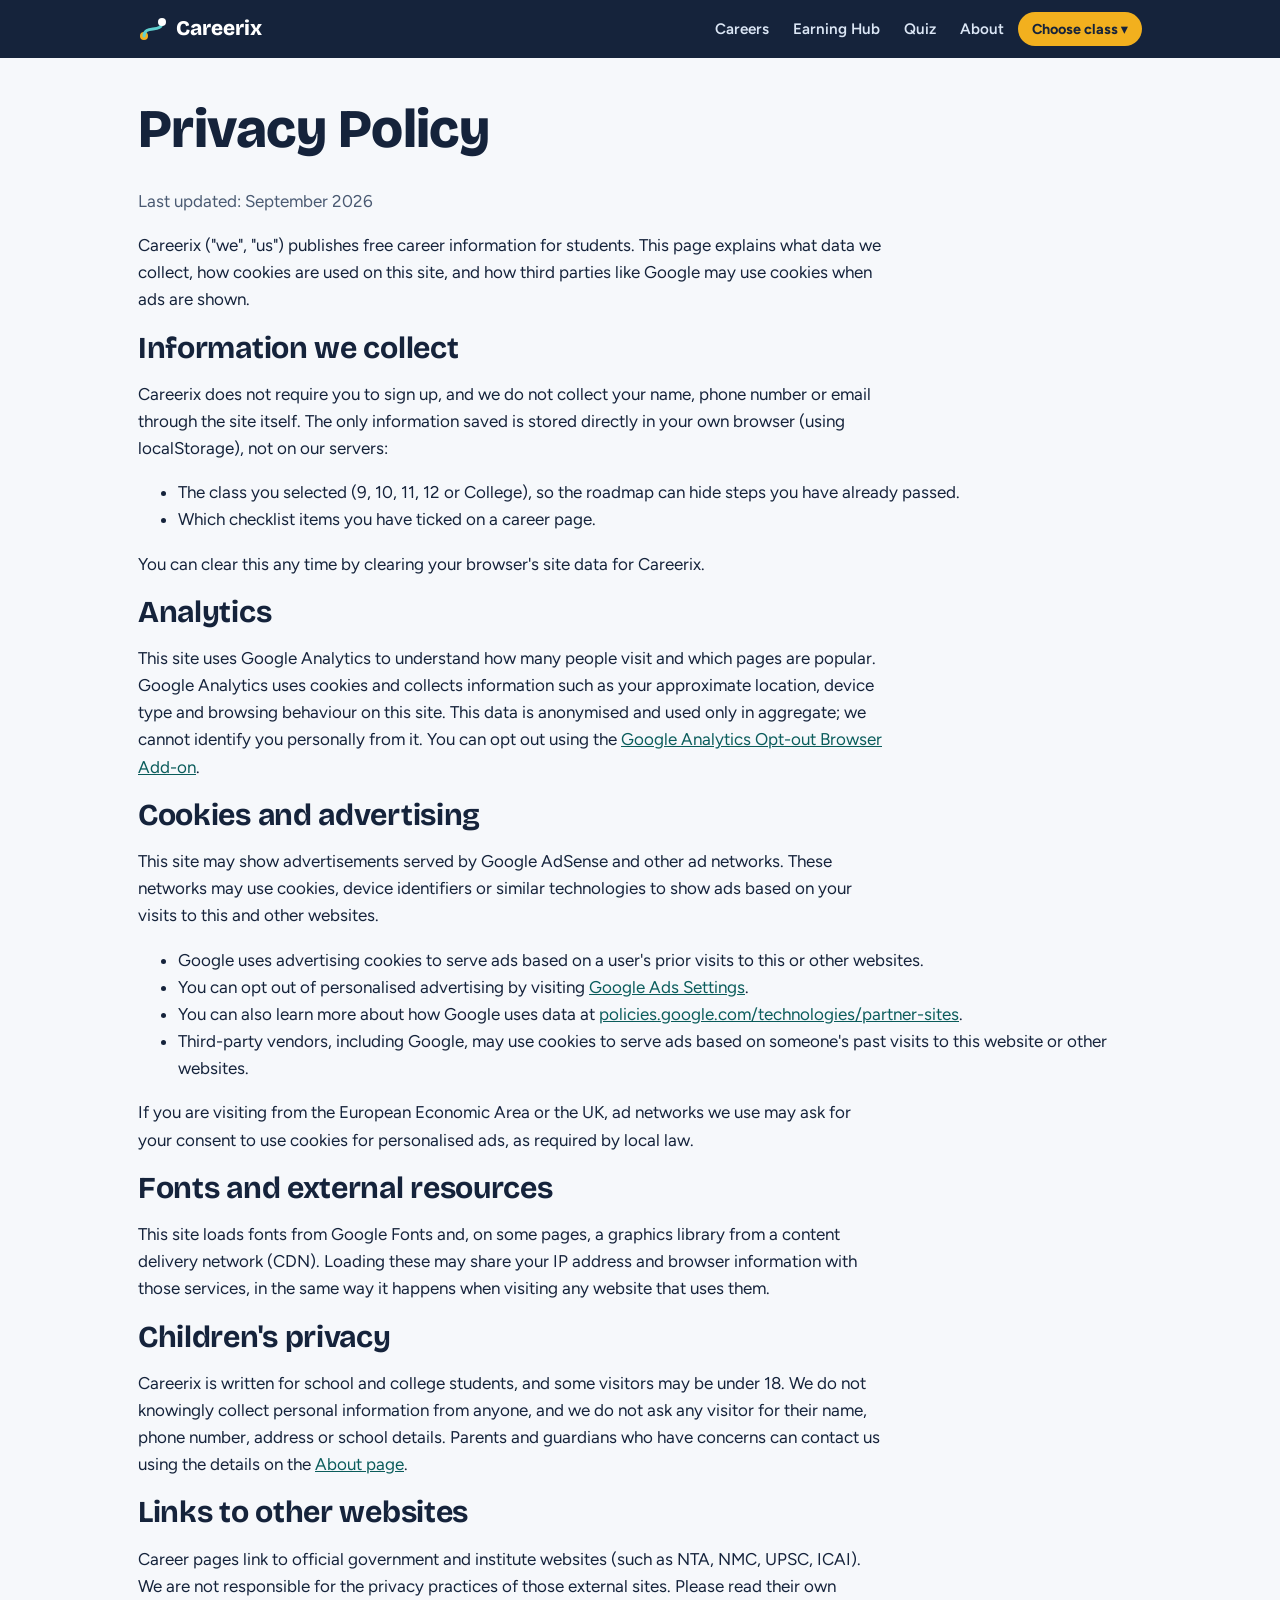
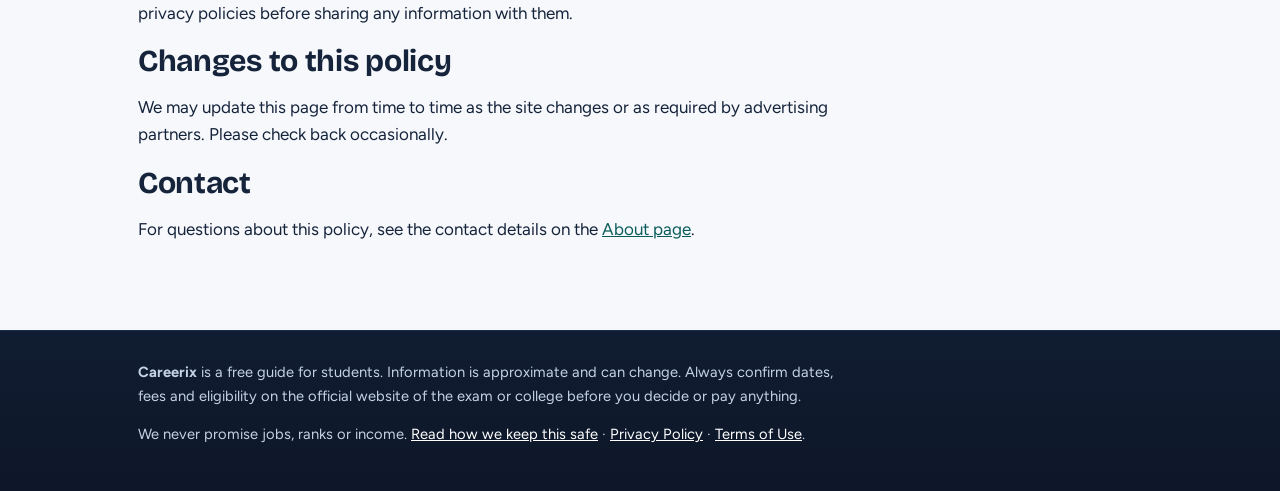
<file: privacy.html>
<!DOCTYPE html>
<html lang="en">
<head>
  <meta name="google-site-verification" content="pgcPtvPe8wboUWy4FonGk49oxaHqmCwMqP8wlRzvu7o" />
  <meta name="google-adsense-account" content="ca-pub-4979689090776995">
  <!-- Google tag (gtag.js), loaded after the page finishes so it never competes with rendering -->
  <script>
    window.dataLayer = window.dataLayer || [];
    function gtag(){dataLayer.push(arguments);}
    gtag('js', new Date());
    gtag('config', 'G-3VFRKDKVZB');
    function __loadGA(){
      var s = document.createElement('script');
      s.async = true;
      s.src = 'https://www.googletagmanager.com/gtag/js?id=G-3VFRKDKVZB';
      document.head.appendChild(s);
    }
    if (document.readyState === 'complete') { __loadGA(); }
    else { window.addEventListener('load', __loadGA); }
  </script>
  <meta charset="utf-8">
  <meta name="viewport" content="width=device-width, initial-scale=1">
  <title>Privacy Policy | Careerix</title>
  <link rel="icon" href="data:image/svg+xml,%3Csvg xmlns=%27http://www.w3.org/2000/svg%27 viewBox=%270 0 30 30%27%3E%3Ccircle cx=%276%27 cy=%2722%27 r=%274%27 fill=%27%23f2b01e%27/%3E%3Cpath d=%27M6 22 C6 10, 24 20, 24 8%27 stroke=%27%230e7c7b%27 stroke-width=%273%27 fill=%27none%27 stroke-linecap=%27round%27/%3E%3Ccircle cx=%2724%27 cy=%278%27 r=%274%27 fill=%27%2315233b%27/%3E%3C/svg%3E">
  <meta name="description" content="How Careerix handles data, cookies and advertising.">
  <link rel="preconnect" href="https://fonts.googleapis.com">
  <link rel="preconnect" href="https://fonts.gstatic.com" crossorigin>
  <link href="https://fonts.googleapis.com/css2?family=Bricolage+Grotesque:wght@600;700;800&family=Figtree:wght@400;600;700&display=swap" rel="stylesheet">
  <link rel="stylesheet" href="style.css">
</head>
<body data-page="privacy">
  <div id="site-header"></div>

  <main class="section">
    <div class="wrap">
      <h1>Privacy Policy</h1>
      <p class="muted">Last updated: September 2026</p>

      <p>Careerix ("we", "us") publishes free career information for students. This page explains what data we collect, how cookies are used on this site, and how third parties like Google may use cookies when ads are shown.</p>

      <h2>Information we collect</h2>
      <p>Careerix does not require you to sign up, and we do not collect your name, phone number or email through the site itself. The only information saved is stored directly in your own browser (using localStorage), not on our servers:</p>
      <ul>
        <li>The class you selected (9, 10, 11, 12 or College), so the roadmap can hide steps you have already passed.</li>
        <li>Which checklist items you have ticked on a career page.</li>
      </ul>
      <p>You can clear this any time by clearing your browser's site data for Careerix.</p>

      <h2>Analytics</h2>
      <p>This site uses Google Analytics to understand how many people visit and which pages are popular. Google Analytics uses cookies and collects information such as your approximate location, device type and browsing behaviour on this site. This data is anonymised and used only in aggregate; we cannot identify you personally from it. You can opt out using the <a href="https://tools.google.com/dlpage/gaoptout" target="_blank" rel="noopener noreferrer">Google Analytics Opt-out Browser Add-on</a>.</p>

      <h2>Cookies and advertising</h2>
      <p>This site may show advertisements served by Google AdSense and other ad networks. These networks may use cookies, device identifiers or similar technologies to show ads based on your visits to this and other websites.</p>
      <ul>
        <li>Google uses advertising cookies to serve ads based on a user's prior visits to this or other websites.</li>
        <li>You can opt out of personalised advertising by visiting <a href="https://adssettings.google.com" target="_blank" rel="noopener noreferrer">Google Ads Settings</a>.</li>
        <li>You can also learn more about how Google uses data at <a href="https://policies.google.com/technologies/partner-sites" target="_blank" rel="noopener noreferrer">policies.google.com/technologies/partner-sites</a>.</li>
        <li>Third-party vendors, including Google, may use cookies to serve ads based on someone's past visits to this website or other websites.</li>
      </ul>
      <p>If you are visiting from the European Economic Area or the UK, ad networks we use may ask for your consent to use cookies for personalised ads, as required by local law.</p>

      <h2>Fonts and external resources</h2>
      <p>This site loads fonts from Google Fonts and, on some pages, a graphics library from a content delivery network (CDN). Loading these may share your IP address and browser information with those services, in the same way it happens when visiting any website that uses them.</p>

      <h2>Children's privacy</h2>
      <p>Careerix is written for school and college students, and some visitors may be under 18. We do not knowingly collect personal information from anyone, and we do not ask any visitor for their name, phone number, address or school details. Parents and guardians who have concerns can contact us using the details on the <a href="about.html">About page</a>.</p>

      <h2>Links to other websites</h2>
      <p>Career pages link to official government and institute websites (such as NTA, NMC, UPSC, ICAI). We are not responsible for the privacy practices of those external sites. Please read their own privacy policies before sharing any information with them.</p>

      <h2>Changes to this policy</h2>
      <p>We may update this page from time to time as the site changes or as required by advertising partners. Please check back occasionally.</p>

      <h2>Contact</h2>
      <p>For questions about this policy, see the contact details on the <a href="about.html">About page</a>.</p>
    </div>
  </main>

  <div id="site-footer"></div>

  <script>
/*
  Careerix career data.
  To add a career: copy one block below, change the values, and add it to the list.
  Roadmap step "s" (stage) must be one of: "9", "10", "11", "12", "college", "work".
  Set verified:true only after you have checked every fact on the official websites.
*/
window.CAREERS = [
  {
    id: "doctor",
    name: "Doctor (MBBS)",
    tagline: "Diagnose and treat patients. Long study, high responsibility, respected everywhere.",
    streams: ["Science"],
    streamNote: "Science with Physics, Chemistry, Biology and English (PCB)",
    verified: true,
    updated: "September 2026",
    overview: "To become a doctor in India you complete MBBS after Class 12. Admission is only through NEET UG, so your Class 11 and 12 preparation decides everything. After MBBS you can start working or study further for a specialty.",
    roadmap: [
      { s: "9", t: "Build strong basics", d: "Focus on NCERT Science and Maths. Read the Biology chapters with curiosity. There is no exam yet, but concepts learned now make Class 11 easier." },
      { s: "10", t: "Choose Science with Biology", d: "After Class 10 pick the Science stream with Physics, Chemistry, Biology and English. Check that your school offers PCB (or PCMB)." },
      { s: "11", t: "Start NEET-focused study", d: "Study NCERT Class 11 Physics, Chemistry and Biology line by line. Take chapter tests. Decide whether you will self-study, join coaching, or use an online course." },
      { s: "12", t: "Class 12 boards and NEET UG", d: "Pass Class 12 with PCB and English. The usual minimum is 50% aggregate for General category (lower for reserved categories). Appear for NEET UG, conducted by NTA, usually in May. You must be at least 17 years old by 31 December of the admission year." },
      { s: "12", t: "Counselling and seat allotment", d: "MCC runs counselling for the 15% All India Quota and central institutes. Each state runs its own counselling for the 85% state quota seats, and state domicile rules apply. Register, fill choices, and report to your allotted college." },
      { s: "college", t: "MBBS: 5.5 years", d: "4.5 years of study plus 1 year of compulsory rotating internship in a hospital." },
      { s: "work", t: "Register and start practising", d: "After internship you register with the State Medical Council / NMC to practise as a doctor." },
      { s: "work", t: "Specialise (optional)", d: "Take NEET PG for MD/MS or diploma courses. Super-specialisation (DM/MCh) comes after that." }
    ],
    subjects: ["Physics", "Chemistry", "Biology", "English"],
    skills: ["Patience and empathy", "Strong memory and concepts", "Handling long study hours", "Calm under pressure", "Clear communication with patients"],
    exams: [
      { name: "NEET UG", body: "National Testing Agency (NTA)", note: "The only entrance for MBBS in India, including private and deemed universities." },
      { name: "NEET PG", body: "NBEMS", note: "After MBBS, for MD/MS and diploma seats." }
    ],
    courses: [
      { name: "MBBS", duration: "5.5 years (including 1 year internship)" },
      { name: "Other NEET routes: BDS, BAMS, BHMS, BSc Nursing", duration: "Around 4 to 5.5 years" }
    ],
    cost: {
      govt: "Very low in government colleges: roughly ₹1 lakh to ₹10 lakh for the whole course, depending on the state.",
      private: "Roughly ₹50 lakh to ₹1.5 crore or more for the whole course.",
      note: "Approximate. Fees differ by state and college. Check the official fee details in MCC or state counselling."
    },
    roles: [
      { title: "Government Medical Officer", pay: "Fixed pay scale plus allowances; varies by state" },
      { title: "Resident doctor (during MD/MS)", pay: "Monthly stipend; varies by college" },
      { title: "Specialist / Surgeon", pay: "Rises a lot after specialisation; varies widely" },
      { title: "Public health, medical research, teaching", pay: "Depends on institution and role" }
    ],
    salaryNote: "Early years are usually modest and pay grows after specialisation. Pay depends heavily on state, hospital and specialty. Treat any number you see online as a rough guide.",
    faqs: [
      { q: "Can I become a doctor without NEET?", a: "No. NEET UG is compulsory for MBBS in India, in government and private colleges." },
      { q: "Do I need Maths for MBBS?", a: "No. You need Physics, Chemistry, Biology and English in Class 12." },
      { q: "Government or private college?", a: "Government seats cost far less but need a much higher NEET rank. Private seats are easier to get but very expensive." },
      { q: "How many times can I attempt NEET?", a: "There is currently no limit on attempts and no upper age limit, but always confirm in the latest NEET information bulletin." },
      { q: "What if I do not get MBBS?", a: "NEET also opens BDS, AYUSH courses (BAMS, BHMS), BSc Nursing and allied health courses. You can also repeat the attempt." }
    ],
    checklist: [
      "Choose Science with Biology after Class 10",
      "Finish NCERT Biology, Chemistry and Physics line by line",
      "Read the NEET UG information bulletin when NTA releases it",
      "Solve previous year NEET papers",
      "Register for NEET UG only on the official website",
      "Keep documents ready for counselling (marksheets, ID, category certificate)",
      "Plan a backup: BDS, AYUSH, Nursing or a repeat attempt"
    ],
    sources: [
      { label: "NEET UG (NTA)", url: "https://neet.nta.nic.in" },
      { label: "National Medical Commission", url: "https://www.nmc.org.in" },
      { label: "MCC counselling", url: "https://mcc.nic.in" }
    ],
    tags: { bio: 3, people: 2, service: 2, research: 1 }
  },

  {
    id: "engineer",
    name: "Engineer",
    tagline: "Design and build machines, buildings, circuits and systems. Maths and problem solving all the way.",
    streams: ["Science"],
    streamNote: "Science with Physics, Maths compulsory, plus Chemistry (most common), Biology, Biotechnology or a vocational subject",
    verified: true,
    updated: "September 2026",
    overview: "Most engineers do a 4-year B.Tech after Class 12. JEE Main has no age limit and no minimum Class 12 marks just to appear, but admission to NITs, IIITs and GFTIs needs 75% aggregate in Class 12 (65% for SC/ST/PwD), or a top-20-percentile finish. Top government institutes (IITs) admit through JEE Advanced, which only students among the top scorers of JEE Main can attempt.",
    roadmap: [
      { s: "9", t: "Get strong in Maths and Science", d: "Build your basics in Maths and Physics. Practise problems, not just reading." },
      { s: "10", t: "Choose Science with Maths (PCM)", d: "After Class 10 pick Physics, Maths and one more subject from Chemistry, Biology, Biotechnology or a vocational subject, along with English." },
      { s: "11", t: "Start JEE-level preparation", d: "Study NCERT first, then problem books. Decide between self-study, coaching or online classes." },
      { s: "12", t: "Boards and JEE / state exams", d: "Physics and Maths are compulsory in Class 12 for JEE Main; there is no minimum percentage or age limit to appear in the exam itself. Appear for JEE Main (2 sessions, up to 6 attempts over 3 years); admission to NITs, IIITs and GFTIs needs 75% aggregate in Class 12 (65% for SC/ST/PwD). Top JEE Main scorers can then appear for JEE Advanced (for IITs), which has its own separate age condition (born on or after 1 October 2002 for General/OBC-NCL/EWS, with relaxation for SC/ST/PwD). Also check state entrance exams and private university exams such as BITSAT and VITEEE." },
      { s: "college", t: "B.Tech: 4 years", d: "Choose a branch (Computer Science, Mechanical, Civil, Electrical, Electronics and more). Do internships from the 2nd or 3rd year and build projects." },
      { s: "work", t: "Job, GATE or higher studies", d: "Options: campus placement, government/PSU jobs through GATE, M.Tech, MBA, or starting your own venture." }
    ],
    subjects: ["Physics", "Maths", "Chemistry / Biology / vocational subject", "English"],
    skills: ["Logical thinking", "Problem solving", "Basic coding", "Curiosity about how things work"],
    exams: [
      { name: "JEE Main", body: "National Testing Agency (NTA)", note: "No age limit to appear; up to 6 attempts over 3 consecutive years from your Class 12 passing year. For NITs, IIITs and GFTIs." },
      { name: "JEE Advanced", body: "Conducted by an IIT on rotation", note: "Only for the top scorers of JEE Main. Has its own age condition (born on or after 1 Oct 2002 for General/OBC-NCL/EWS, with SC/ST/PwD relaxation) — for admission to IITs." },
      { name: "State entrance exams and BITSAT / VITEEE", body: "Various", note: "For state and private colleges." },
      { name: "GATE", body: "IITs / IISc", note: "After B.Tech, for M.Tech and PSU jobs." }
    ],
    courses: [
      { name: "B.Tech / B.E.", duration: "4 years" },
      { name: "M.Tech (optional)", duration: "2 years" }
    ],
    cost: {
      govt: "Government institutes (IIT/NIT) cost roughly ₹5 lakh to ₹10 lakh for the full course.",
      private: "Private colleges roughly ₹8 lakh to ₹25 lakh or more for the full course.",
      note: "Approximate. Fees change each year and differ by college. Check the official website of each college."
    },
    roles: [
      { title: "Software / IT engineer", pay: "Entry pay varies widely by company and college" },
      { title: "Core engineer (mechanical, civil, electrical)", pay: "Usually lower at entry than IT and grows with experience" },
      { title: "PSU / government engineer", pay: "Fixed government pay scale" },
      { title: "Research, M.Tech, MBA or startup", pay: "Depends on path" }
    ],
    salaryNote: "Pay depends far more on your skills, college and branch than on the degree itself.",
    faqs: [
      { q: "Is there an age limit for JEE?", a: "JEE Main has no age limit. JEE Advanced has its own separate age condition tied to your birth date, so check the official notification if you took a long gap." },
      { q: "Do I need coaching for JEE?", a: "Not compulsory. Many students crack it through self-study or online classes. Coaching helps some people with structure and practice." },
      { q: "Can I become an engineer without JEE?", a: "Yes. Many state and private colleges admit through state exams, BITSAT, VITEEE or their own tests." },
      { q: "Is Maths compulsory?", a: "Yes. Physics and Maths are compulsory in Class 12 for JEE Main, along with one more subject from Chemistry, Biology, Biotechnology or a vocational subject." },
      { q: "Which branch should I choose?", a: "Pick by interest and by what you enjoy building or solving, not only by placement stories." }
    ],
    checklist: [
      "Choose Science with Maths after Class 10",
      "Finish NCERT Physics, Chemistry and Maths",
      "Read the JEE Main information bulletin on the official site",
      "Solve previous year JEE papers",
      "Check state entrance exams and private college exams",
      "Start a small project or learn basic coding"
    ],
    sources: [
      { label: "JEE Main (NTA)", url: "https://jeemain.nta.nic.in" },
      { label: "JEE Advanced", url: "https://jeeadv.ac.in" }
    ],
    tags: { maths: 3, tech: 2, research: 1 }
  },

  {
    id: "software-developer",
    name: "Software Developer",
    tagline: "Build apps, websites and software. You can start learning from home, even in school.",
    streams: ["Science", "Commerce", "Arts"],
    streamNote: "Any stream works. Maths helps but is not compulsory.",
    verified: true,
    updated: "September 2026",
    overview: "Software developers write the code behind apps, websites and games. You can enter through a degree (B.Tech CSE, BCA, B.Sc Computer Science) or by learning skills yourself and building a portfolio of projects. CUET has no age limit and no fixed minimum Class 12 marks from NTA, though individual universities set their own course cut-offs.",
    roadmap: [
      { s: "9", t: "Try coding for free", d: "Start with a beginner course on Python or web basics (HTML, CSS, JavaScript). Build tiny things like a calculator or a quiz page." },
      { s: "10", t: "Pick a stream that keeps options open", d: "Science with Maths gives the most options (B.Tech). Commerce or Arts with Computer Science can lead to BCA or B.Sc." },
      { s: "11", t: "Learn one language properly", d: "Go deeper in Python or JavaScript. Learn how to use GitHub and put your projects online." },
      { s: "12", t: "Choose your route", d: "Route A: B.Tech CSE through JEE or state exams. Route B: BCA / B.Sc Computer Science, often through CUET or the college's own test." },
      { s: "college", t: "Degree plus real projects", d: "3 to 4 years. Build projects, do internships, contribute to open source, and practise problem solving." },
      { s: "work", t: "First job and growth", d: "Start as a junior or intern developer, then specialise: web, mobile, backend, cloud, AI or cybersecurity." }
    ],
    subjects: ["Maths (helpful)", "Computer Science / Informatics Practices (if available)", "English"],
    skills: ["Logical thinking", "One programming language", "Problem solving", "Reading documentation", "Patience with debugging"],
    exams: [
      { name: "JEE Main / state exams", body: "NTA / states", note: "For B.Tech CSE." },
      { name: "CUET", body: "National Testing Agency (NTA)", note: "For many central universities' BCA / B.Sc programmes." },
      { name: "College's own entrance tests", body: "Various", note: "Common for BCA and private universities." }
    ],
    courses: [
      { name: "B.Tech CSE / IT", duration: "4 years" },
      { name: "BCA or B.Sc Computer Science", duration: "3 years" },
      { name: "MCA (optional)", duration: "2 years" }
    ],
    cost: {
      govt: "Government colleges are the cheapest route, roughly ₹1 lakh to ₹10 lakh depending on the course.",
      private: "Private colleges roughly ₹3 lakh to ₹20 lakh or more depending on the course and college.",
      note: "Approximate. Many free resources exist, so your skills can grow whatever college you get."
    },
    roles: [
      { title: "Frontend / Backend / Full-stack developer", pay: "Entry pay varies widely by company" },
      { title: "Mobile app developer", pay: "Varies" },
      { title: "Data or AI engineer", pay: "Varies; often needs stronger Maths" },
      { title: "Freelance developer", pay: "Not fixed; depends on skills and clients" }
    ],
    salaryNote: "Skills and projects matter more than the name of your degree. Pay varies a lot between companies. Be careful about ads promising guaranteed jobs or income.",
    faqs: [
      { q: "Can I become a developer without a B.Tech?", a: "Yes. BCA, B.Sc or self-learning with a strong portfolio can work. Some companies still prefer a degree, so keep a degree route open." },
      { q: "Which language should I start with?", a: "Python is a friendly start. JavaScript is great if you want to build websites." },
      { q: "Do I need a laptop?", a: "It helps a lot, but you can begin on a phone with browser-based coding tools and move to a laptop later." },
      { q: "Is AI going to replace developers?", a: "AI tools change how developers work, but people who understand problems and code well are still needed. Learn to use AI tools while you build strong basics." }
    ],
    checklist: [
      "Complete one free beginner course",
      "Build 3 small projects",
      "Create a GitHub account and upload your projects",
      "Learn basic problem solving (arrays, loops, logic)",
      "Choose a degree route for after Class 12",
      "Avoid paid courses that promise guaranteed jobs"
    ],
    sources: [
      { label: "CUET (NTA)", url: "https://cuet.nta.nic.in" },
      { label: "JEE Main (NTA)", url: "https://jeemain.nta.nic.in" }
    ],
    tags: { tech: 3, maths: 2, create: 1 }
  },

  {
    id: "ca-finance",
    name: "CA / Finance",
    tagline: "Work with accounts, tax, audit and money. Tough exams, strong demand.",
    streams: ["Commerce", "Science", "Arts"],
    streamNote: "Commerce is common, but students from any stream can enter.",
    verified: true,
    updated: "September 2026",
    overview: "A Chartered Accountant (CA) handles accounting, tax, auditing and financial advice. CA is a professional course run by ICAI, not a normal degree. Registration for CA Foundation needs a mandatory 4-month study gap before the exam (so register at least 4 months before your target attempt), and CA Intermediate needs an 8-month gap. Many students also do B.Com alongside. Other finance routes are CMA, CFA and CS.",
    roadmap: [
      { s: "9", t: "Get comfortable with Maths and Accounts", d: "Build number sense. If your school offers it, learn basic Commerce ideas." },
      { s: "10", t: "Choose Commerce (or another stream)", d: "Commerce with Accountancy, Business Studies and Economics is the most direct. Maths is helpful." },
      { s: "11", t: "Learn Accountancy well", d: "Practise journal entries and ledgers. Consider learning basic Excel." },
      { s: "12", t: "Register for CA Foundation", d: "Register with ICAI and take the CA Foundation exam. Check ICAI's latest rules for registration timing and eligibility." },
      { s: "college", t: "CA Intermediate, articleship, Final", d: "Pass Intermediate, complete practical training (articleship) with a practising CA, then clear the Final. Many students do B.Com or another degree in parallel." },
      { s: "work", t: "Practice, job or higher finance", d: "Options: work in a firm, corporate finance, start your own practice, or move into investment or consulting roles." }
    ],
    subjects: ["Accountancy", "Business Studies", "Economics", "Maths (helpful)"],
    skills: ["Attention to detail", "Comfort with numbers", "Discipline for long exams", "Basic Excel", "Honesty and ethics"],
    exams: [
      { name: "CA Foundation, Intermediate and Final", body: "ICAI", note: "Foundation needs a 4-month study gap after registering; Intermediate needs 8 months. Graduates (55% Commerce / 60% others) can skip Foundation via the Direct Entry route. Check ICAI for the latest scheme and attempt dates." },
      { name: "CMA / CS / CFA (alternatives)", body: "ICMAI / ICSI / CFA Institute", note: "Other finance qualifications." }
    ],
    courses: [
      { name: "CA (Foundation, Intermediate, Final)", duration: "Roughly 4.5 to 5+ years including articleship" },
      { name: "B.Com (in parallel or alone)", duration: "3 years" }
    ],
    cost: {
      govt: "CA exam fees are relatively low compared with other professional courses.",
      private: "Coaching is optional and can add a significant cost.",
      note: "Approximate and changes often. Check ICAI's official fee details."
    },
    roles: [
      { title: "Chartered Accountant (practice)", pay: "Grows with your client base and experience" },
      { title: "Auditor / Tax consultant", pay: "Varies by firm" },
      { title: "Corporate finance / CFO track", pay: "Varies by company" },
      { title: "Investment or financial analyst", pay: "Varies" }
    ],
    salaryNote: "CA fresher pay varies by firm and city and grows with experience. Pass rates are low, so consistent effort matters more than a quick result.",
    faqs: [
      { q: "Is CA very hard?", a: "Yes, pass rates are low. But steady study and practice work for many students." },
      { q: "Can I do CA and B.Com together?", a: "Many students do. Check your college's attendance rules." },
      { q: "Is CA possible from Science or Arts?", a: "Yes. The route starts with ICAI registration, which is open to students from all streams." }
    ],
    checklist: [
      "Read ICAI's latest student pages on eligibility and registration",
      "Pick Commerce or keep another stream with a plan",
      "Practise Accountancy every week",
      "Learn basic Excel",
      "Plan articleship early"
    ],
    sources: [
      { label: "ICAI (official)", url: "https://www.icai.org" }
    ],
    tags: { finance: 3, maths: 2, business: 1 }
  },

  {
    id: "lawyer",
    name: "Lawyer",
    tagline: "Argue cases, advise companies and protect people's rights. Reading, writing and speaking matter most.",
    streams: ["Arts", "Commerce", "Science"],
    streamNote: "Any stream is accepted for law entrance exams.",
    verified: true,
    updated: "September 2026",
    overview: "You can study law right after Class 12 through a 5-year integrated course (BA LLB, BBA LLB), or after graduation through a 3-year LLB. CLAT has no upper age limit and needs 45% in Class 12 (40% for SC/ST), and is held once a year (CLAT 2027 is set for 6 December 2026). To practise in court you enrol with a State Bar Council and clear the All India Bar Examination.",
    roadmap: [
      { s: "9", t: "Read and speak more", d: "Read newspapers, join debates and practise writing clearly." },
      { s: "10", t: "Any stream works", d: "Arts (History, Political Science) is common, but Commerce and Science students can also take law." },
      { s: "11", t: "Build reading and reasoning skills", d: "Read the news daily, practise logical reasoning, basic quantitative technique questions, and improve English." },
      { s: "12", t: "Law entrance exams", d: "CLAT has no age limit and needs 45% in Class 12 (40% SC/ST/PwD); it tests English, current affairs, legal reasoning, logical reasoning and quantitative techniques across 24 NLUs. Also check AILET (NLU Delhi), LSAT India or university-specific tests. Check each exam's official notification for exact dates." },
      { s: "college", t: "5-year integrated law or 3-year LLB", d: "Do moot courts, internships with lawyers and courts, and legal writing." },
      { s: "work", t: "Enrol and choose a path", d: "Enrol with a State Bar Council, clear AIBE, and choose litigation, corporate law, judiciary (judicial services exams), or legal advisory." }
    ],
    subjects: ["English", "History / Political Science (helpful)", "Any stream subjects"],
    skills: ["Reading fast and clearly", "Logical reasoning", "Basic quantitative aptitude", "Writing and speaking", "Patience and research"],
    exams: [
      { name: "CLAT", body: "Consortium of NLUs", note: "No age limit; 45% in Class 12 (40% SC/ST). For 24 National Law Universities." },
      { name: "AILET", body: "NLU Delhi", note: "For NLU Delhi." },
      { name: "AIBE", body: "Bar Council of India", note: "After law, to practise as an advocate." },
      { name: "Judicial Services exams", body: "State High Courts / PSCs", note: "To become a judge (magistrate) after LLB." }
    ],
    courses: [
      { name: "BA LLB / BBA LLB (integrated)", duration: "5 years" },
      { name: "LLB after graduation", duration: "3 years" },
      { name: "LLM (optional)", duration: "1 to 2 years" }
    ],
    cost: {
      govt: "Public law universities are relatively affordable.",
      private: "Private law universities can be very expensive.",
      note: "Approximate; check each university's official fees."
    },
    roles: [
      { title: "Litigation advocate", pay: "Modest at first; grows with experience and reputation" },
      { title: "Corporate lawyer", pay: "Often higher, especially from top law schools" },
      { title: "Judge (judicial services)", pay: "Fixed government pay scale" },
      { title: "Legal advisor / in-house counsel", pay: "Varies" }
    ],
    salaryNote: "Early litigation income is often modest and grows with time. Corporate roles from top colleges pay more. Results vary a lot.",
    faqs: [
      { q: "Is Maths needed for law?", a: "Not much. Reading, reasoning and English are more important." },
      { q: "Can I do law after graduation?", a: "Yes. You can do a 3-year LLB after any graduation degree." },
      { q: "How do I become a judge?", a: "Complete LLB and clear the Judicial Services exam of your state or the relevant high court." }
    ],
    checklist: [
      "Read a newspaper every day",
      "Practise English and logical reasoning",
      "Note CLAT dates from the official consortium website",
      "Attend a moot court or debate",
      "Find a lawyer or court intern option during college"
    ],
    sources: [
      { label: "Consortium of NLUs (CLAT)", url: "https://consortiumofnlus.ac.in" },
      { label: "Bar Council of India", url: "https://www.barcouncilofindia.org" }
    ],
    tags: { law: 3, write: 2, people: 1, service: 1 }
  },

  {
    id: "teacher",
    name: "Teacher / Professor",
    tagline: "Help others learn. Stable career with real impact on students.",
    streams: ["Arts", "Commerce", "Science"],
    streamNote: "Choose the stream of the subject you want to teach.",
    verified: true,
    updated: "September 2026",
    overview: "To teach in schools you usually need a graduation degree in your subject plus a teacher training degree (B.Ed, standardised to 2 years by NCTE), and you clear TET/CTET (no upper age limit, minimum age 17, no limit on attempts). To teach in colleges you generally complete a master's degree and clear NET, or hold a PhD.",
    roadmap: [
      { s: "9", t: "Practise explaining", d: "Help classmates with a topic. Teaching others is the best way to learn." },
      { s: "10", t: "Choose a stream by your teaching subject", d: "Pick the stream that matches the subject you love, such as Maths, Science, English or History." },
      { s: "11", t: "Go deep in your subject", d: "Build strong understanding of your favourite subject." },
      { s: "12", t: "Choose your degree route", d: "Route A: graduation in your subject, then B.Ed. Route B: an integrated teacher education programme (ITEP) if offered. CUET is used by many universities. Check the official notifications." },
      { s: "college", t: "Graduation, then teacher training", d: "Finish your degree, then B.Ed (2 years) or an integrated course. For college teaching, continue to a master's degree." },
      { s: "work", t: "TET / CTET, NET and jobs", d: "Clear TET/CTET for school jobs. Clear NET (and often PhD) for college and university jobs." }
    ],
    subjects: ["Your chosen teaching subject", "English or Hindi communication"],
    skills: ["Clear explanation", "Patience", "Subject knowledge", "Speaking and listening"],
    exams: [
      { name: "CTET / State TET", body: "CBSE / states", note: "Eligibility for school teaching jobs." },
      { name: "UGC NET", body: "NTA", note: "For assistant professor and research fellowship." },
      { name: "CUET", body: "NTA", note: "For admission to many central universities." }
    ],
    courses: [
      { name: "Graduation (B.A / B.Sc / B.Com)", duration: "3 years" },
      { name: "B.Ed", duration: "2 years" },
      { name: "M.A / M.Sc and PhD (for college teaching)", duration: "2 years plus research years" }
    ],
    cost: {
      govt: "Government colleges keep costs low.",
      private: "Private colleges cost more.",
      note: "Approximate; check the official fee pages of the institutes."
    },
    roles: [
      { title: "Primary / secondary school teacher", pay: "Varies by government or private school" },
      { title: "College / university professor", pay: "Government pay scale; private varies" },
      { title: "Coaching or online educator", pay: "Depends on students and reputation" },
      { title: "Curriculum designer / education content creator", pay: "Varies" }
    ],
    salaryNote: "Government teaching jobs have fixed scales and are considered stable. Private school pay varies a lot.",
    faqs: [
      { q: "Do I need B.Ed to teach?", a: "For most school teaching jobs, yes. Check the latest NCTE and state rules." },
      { q: "Can I teach online?", a: "Yes, but pay and stability vary. A strong subject base and communication skills matter." },
      { q: "How do I teach in college?", a: "Complete a master's degree and clear UGC NET (or hold a PhD as per rules)." }
    ],
    checklist: [
      "Decide the subject you want to teach",
      "Practise explaining a topic to someone every week",
      "Check current B.Ed and TET rules on official sites",
      "Plan your degree and B.Ed timeline"
    ],
    sources: [
      { label: "CTET", url: "https://ctet.nic.in" },
      { label: "NCTE", url: "https://ncte.gov.in" }
    ],
    tags: { teach: 3, people: 2, write: 1, service: 1 }
  },

  {
    id: "government-jobs",
    name: "Government Jobs (UPSC, SSC, Banking)",
    tagline: "Serve the country through civil services, administration, railways, banking and more.",
    streams: ["Arts", "Commerce", "Science"],
    streamNote: "Any stream. Most exams need a graduation degree first.",
    verified: true,
    updated: "September 2026",
    overview: "Government jobs are filled through exams. UPSC Civil Services (IAS, IPS, IFS and others) needs any graduation degree; age must be 21-32 for General/EWS (35 for OBC, 37 for SC/ST, up to 42 for PwBD, all as on 1 August of the exam year), with 6 attempts for General/EWS, 9 for OBC, and unlimited (within the age limit) for SC/ST. SSC, banking, railways and state PSC exams have different education and age rules. Competition is high, so a backup plan is wise.",
    roadmap: [
      { s: "9", t: "Build reading habits", d: "Read the newspaper and NCERT books. Take an interest in how the country works." },
      { s: "10", t: "Choose the stream you enjoy", d: "Any stream can lead here. Choose what you can score well in." },
      { s: "11", t: "Keep a strong base", d: "Focus on your subjects and keep reading current affairs and general knowledge." },
      { s: "12", t: "Choose your graduation degree", d: "Pick a degree you can finish well. Consider a course that helps with a backup career." },
      { s: "college", t: "Graduate and start exam preparation", d: "Study the syllabus for the exam you want (UPSC, SSC CGL, banking or state PSC). Check age limits and attempt limits on the official site." },
      { s: "work", t: "Appear for exams and keep a backup", d: "Many candidates take more than one attempt. Keep a backup job or skill while you prepare." }
    ],
    subjects: ["Any stream", "Strong NCERT base (History, Geography, Polity, Economy, Science)"],
    skills: ["Consistent study habit", "Current affairs awareness", "Answer writing", "Handling long preparation"],
    exams: [
      { name: "UPSC Civil Services Examination", body: "UPSC", note: "Prelims, Mains and Interview. Age 21-32 (General/EWS), 21-35 (OBC), 21-37 (SC/ST), as on 1 August of the exam year; always check the current notification." },
      { name: "SSC CGL and similar", body: "Staff Selection Commission", note: "For many central government posts." },
      { name: "IBPS / SBI exams", body: "IBPS / SBI", note: "For banking jobs." },
      { name: "State PSC exams", body: "State Public Service Commissions", note: "For state civil services." }
    ],
    courses: [
      { name: "Any graduation degree", duration: "3 to 4 years" }
    ],
    cost: {
      govt: "The exam fees are low. Coaching is optional.",
      private: "Coaching can cost from a small amount to a large amount depending on the programme.",
      note: "Approximate. Many students use free resources and self-study."
    },
    roles: [
      { title: "IAS / IPS / IFS and other Civil Services", pay: "Government pay scale plus allowances" },
      { title: "SSC posts (clerk, inspector, officer)", pay: "Government pay scale" },
      { title: "Bank PO / Clerk", pay: "Bank pay scale" },
      { title: "State civil services", pay: "State pay scale" }
    ],
    salaryNote: "Pay is decided by government pay scales and allowances, and the job security is a major attraction. Success is not guaranteed, so plan a backup.",
    faqs: [
      { q: "Can I prepare while studying in college?", a: "Yes. Many students start in the final years of graduation." },
      { q: "Is coaching required?", a: "Not required. Many candidates succeed with self-study." },
      { q: "How many attempts do I get for UPSC?", a: "6 attempts for General/EWS, 9 for OBC, and unlimited attempts (within the age limit) for SC/ST. Always check the latest UPSC notification for exact figures." }
    ],
    checklist: [
      "Read the official notification of your target exam",
      "Read one newspaper daily",
      "Read NCERT books",
      "Note age and attempt limits from the official site",
      "Plan a backup skill or job"
    ],
    sources: [
      { label: "UPSC", url: "https://upsc.gov.in" },
      { label: "SSC", url: "https://ssc.gov.in" }
    ],
    tags: { service: 3, law: 1, write: 1, people: 1 }
  },

  {
    id: "defence-nda",
    name: "Defence Officer (NDA)",
    tagline: "Join the Army, Navy or Air Force as an officer. Fitness, discipline and courage.",
    streams: ["Science", "Arts", "Commerce"],
    streamNote: "Army wing accepts any stream. Air Force and Navy wings need Physics and Maths in Class 12.",
    verified: true,
    updated: "September 2026",
    overview: "The National Defence Academy (NDA) exam is conducted by UPSC, twice a year, for students who are Class 12 pass or appearing (Class 11 students are not eligible). The age window is strict: 16.5 to 19.5 years, with no relaxation for any category. Since 2022, unmarried women can apply for all three wings (Army, Navy, Air Force). After NDA training you become an officer. Other routes include CDS after graduation. Physical and medical fitness are essential.",
    roadmap: [
      { s: "9", t: "Build fitness habits", d: "Run, do basic exercises and stay active. Sleep and diet matter." },
      { s: "10", t: "Choose your stream with options in mind", d: "Science with Maths keeps all NDA wings open (Army, Navy, Air Force)." },
      { s: "11", t: "Study and stay fit", d: "Prepare Maths and General Ability along with your regular subjects." },
      { s: "12", t: "Appear for NDA exam", d: "Apply through the official UPSC notification. Check age limits, eligibility and gender rules in that notification. The process includes a written exam, SSB interview and medical tests." },
      { s: "college", t: "Training at NDA, then officer training", d: "Cadets train at the NDA, then move to their service academy (IMA, Naval Academy or Air Force Academy)." },
      { s: "work", t: "Commissioned officer", d: "Serve as an officer. Other entry routes include CDS after graduation." }
    ],
    subjects: ["Maths and Physics (for Air Force and Navy wings)", "English", "General knowledge"],
    skills: ["Physical fitness", "Discipline", "Leadership", "Team spirit", "Mental strength"],
    exams: [
      { name: "NDA and NA exam", body: "UPSC", note: "Written exam, then SSB interview and medical." },
      { name: "CDS", body: "UPSC", note: "After graduation, another officer entry route." },
      { name: "Agniveer and other recruitment schemes", body: "Various", note: "Check the official notifications for the latest scheme details." }
    ],
    courses: [
      { name: "NDA training with a degree", duration: "3 years at NDA plus 1 year at a service academy" }
    ],
    cost: {
      govt: "Training and education at the academy are sponsored by the government.",
      private: "Not applicable",
      note: "Approximate. Check the official notification for details."
    },
    roles: [
      { title: "Army officer", pay: "Government pay scale plus allowances" },
      { title: "Navy officer", pay: "Government pay scale plus allowances" },
      { title: "Air Force officer / pilot", pay: "Government pay scale plus allowances" }
    ],
    salaryNote: "Officers receive a government pay scale and allowances. The job is demanding and involves postings across the country.",
    faqs: [
      { q: "Can girls apply for NDA?", a: "Yes. Women are eligible under the current rules. Check the latest official notification for details." },
      { q: "What is SSB?", a: "The Services Selection Board interview tests personality, leadership and mental strength over several days." },
      { q: "What if I do not get selected?", a: "Keep studying. CDS after graduation and other routes exist, and you should always keep a backup plan." }
    ],
    checklist: [
      "Start regular exercise and sleep habits",
      "Take Science with Maths if you want all NDA wings open",
      "Read the latest UPSC NDA notification for eligibility",
      "Practise NDA previous year papers",
      "Learn about SSB and practise communication skills"
    ],
    sources: [
      { label: "UPSC (NDA)", url: "https://upsc.gov.in" }
    ],
    tags: { physical: 3, service: 3 }
  },

  {
    id: "designer",
    name: "Designer (UI/UX, Graphic, Product)",
    tagline: "Make things look good and work well: apps, brands, posters, products.",
    streams: ["Arts", "Science", "Commerce"],
    streamNote: "Any stream. A portfolio of your work matters a lot.",
    verified: true,
    updated: "September 2026",
    overview: "Designers create the look and feel of apps, websites, brands and products. You can enter through design colleges (NID, NIFT, IIT design programmes via UCEED) or by building skills and a portfolio. Note that UCEED and NID B.Des have upper age limits tied to your birth date (similar to JEE Advanced), unlike most other design learning routes. Free tools like Canva and Figma let you start now.",
    roadmap: [
      { s: "9", t: "Start making things", d: "Draw, edit photos and try free tools like Canva. Make posters for school events." },
      { s: "10", t: "Choose a stream you can also use as backup", d: "Any stream works. Keep drawing and design projects going alongside." },
      { s: "11", t: "Build a small portfolio", d: "Collect 5 to 8 of your best designs. Learn the basics of colour, spacing and typography." },
      { s: "12", t: "Design entrance exams", d: "Check exams such as NID DAT, NIFT entrance, UCEED (for IIT design programmes) and other design colleges' tests. Read each official notification." },
      { s: "college", t: "B.Des or a related degree", d: "Typically 4 years. Do internships and grow your portfolio." },
      { s: "work", t: "Work or freelance", d: "Join a studio or company, or freelance. Specialise in UI/UX, branding, motion or product design." }
    ],
    subjects: ["Any stream", "Art or drawing (helpful)"],
    skills: ["Creativity", "Sketching or digital design", "Attention to detail", "Understanding users", "Accepting feedback"],
    exams: [
      { name: "UCEED", body: "IIT Bombay", note: "For B.Des at IIT design programmes and some others." },
      { name: "NID DAT", body: "National Institute of Design", note: "For B.Des at NID." },
      { name: "NIFT entrance", body: "NIFT", note: "For fashion and related design courses." }
    ],
    courses: [
      { name: "B.Des", duration: "4 years" },
      { name: "Design diploma or online certificates", duration: "Months to 1 to 2 years" }
    ],
    cost: {
      govt: "Public design institutes have moderate fees.",
      private: "Private design colleges can be expensive.",
      note: "Approximate. Many free learning resources exist for the skills."
    },
    roles: [
      { title: "UI/UX designer", pay: "Varies by company" },
      { title: "Graphic / brand designer", pay: "Varies" },
      { title: "Product designer", pay: "Varies" },
      { title: "Freelance designer", pay: "Not fixed; depends on clients" }
    ],
    salaryNote: "Your portfolio matters more than certificates. Freelance income is not guaranteed.",
    faqs: [
      { q: "Do I need to be good at drawing?", a: "It helps for some design fields, but UI/UX and digital design rely more on thinking and tools." },
      { q: "Can I start from my phone?", a: "Yes. Canva and Figma work in the browser or app, so you can begin right now." },
      { q: "Do I need a design degree?", a: "Not always. Strong portfolios can open doors, but a degree adds structure and networking." }
    ],
    checklist: [
      "Make 5 designs in Canva or Figma",
      "Learn basics of colour, spacing and fonts",
      "Save your best work as a small portfolio",
      "Check UCEED / NID / NIFT official notifications",
      "Ask for feedback and improve"
    ],
    sources: [
      { label: "UCEED", url: "https://www.uceed.iitb.ac.in" },
      { label: "NIFT", url: "https://www.nift.ac.in" }
    ],
    tags: { create: 3, tech: 1 }
  },

  {
    id: "data-science-ai",
    name: "Data Science / AI",
    tagline: "Use data and machine learning to find patterns and build smart systems.",
    streams: ["Science"],
    streamNote: "Science with Maths is the strongest route.",
    verified: true,
    updated: "September 2026",
    overview: "Data scientists and AI engineers use Maths, statistics and programming to work with data and build models. The usual path is B.Tech (CSE/AI), or B.Sc in Maths, Statistics or Data Science, and then an M.Tech or MS for advanced roles.",
    roadmap: [
      { s: "9", t: "Enjoy Maths and try Python", d: "Practise Maths problems and try beginner Python." },
      { s: "10", t: "Choose Science with Maths", d: "Maths is important for data science and AI." },
      { s: "11", t: "Strengthen Maths and coding", d: "Learn probability and statistics basics. Practise Python." },
      { s: "12", t: "Choose a degree", d: "B.Tech CSE/AI/Data Science through JEE or state exams, or B.Sc Maths, Statistics or Data Science through CUET or college exams." },
      { s: "college", t: "Build data projects", d: "Learn Python, SQL, statistics and machine learning. Work on real projects and datasets, and do internships." },
      { s: "work", t: "Entry role and specialise", d: "Start as an analyst or junior data scientist. Specialise in ML, NLP, computer vision or data engineering. Many roles prefer a master's degree." }
    ],
    subjects: ["Maths", "Physics", "Computer Science (if available)", "English"],
    skills: ["Maths and statistics", "Python", "SQL", "Curiosity about data", "Clear explanation of findings"],
    exams: [
      { name: "JEE Main / state exams", body: "NTA / states", note: "For B.Tech." },
      { name: "CUET", body: "NTA", note: "For B.Sc programmes at many universities." },
      { name: "GATE", body: "IITs / IISc", note: "For M.Tech in related fields." }
    ],
    courses: [
      { name: "B.Tech CSE / AI / Data Science", duration: "4 years" },
      { name: "B.Sc Maths / Statistics / Data Science", duration: "3 years" },
      { name: "M.Tech / MS / M.Sc (optional)", duration: "2 years" }
    ],
    cost: {
      govt: "Government colleges are the most affordable.",
      private: "Private colleges cost more; fees vary widely.",
      note: "Approximate. Many quality courses are free online."
    },
    roles: [
      { title: "Data analyst", pay: "Varies" },
      { title: "Data scientist", pay: "Varies; often higher with advanced degrees" },
      { title: "Machine learning engineer", pay: "Varies" },
      { title: "AI researcher", pay: "Depends on institution and degree" }
    ],
    salaryNote: "Skills, projects and degrees affect pay. The field changes quickly, so learning never stops.",
    faqs: [
      { q: "Do I need very strong Maths?", a: "You need good Maths, especially statistics, probability and linear algebra, but you can build it step by step." },
      { q: "Can I start without a laptop?", a: "You can learn theory on a phone, but coding practice is much easier on a laptop." },
      { q: "Is a master's needed?", a: "Not always, but many advanced AI research roles prefer it." }
    ],
    checklist: [
      "Practise Maths every week",
      "Learn Python basics",
      "Learn basic statistics and probability",
      "Try a small data project",
      "Choose your degree route after Class 12"
    ],
    sources: [
      { label: "CUET (NTA)", url: "https://cuet.nta.nic.in" },
      { label: "JEE Main (NTA)", url: "https://jeemain.nta.nic.in" }
    ],
    tags: { maths: 3, tech: 2, research: 2 }
  },

  {
    id: "business-mba",
    name: "Business / MBA",
    tagline: "Manage teams, run companies or start your own. People, money and decisions.",
    streams: ["Commerce", "Arts", "Science"],
    streamNote: "Any stream. Commerce is a common start.",
    verified: true,
    updated: "September 2026",
    overview: "Business careers include management, marketing, sales, operations and entrepreneurship. You can do BBA or B.Com after Class 12, then an MBA (via CAT and other exams) after graduation. Integrated 5-year IPM programmes (via IPMAT) let you start right after Class 12 too — rules vary a lot by institute: IIM Indore has no fixed minimum Class 12 percentage, while IIM Rohtak needs 60% (55% SC/ST/PwD) and caps age at 20 (25 for SC/ST/PwD).",
    roadmap: [
      { s: "9", t: "Try small business ideas", d: "Sell something at a school fair or run a small project. Learn how money and customers work." },
      { s: "10", t: "Choose the stream you can score in", d: "Commerce is common but Science and Arts can also lead to MBA later." },
      { s: "11", t: "Learn basics of business and Maths", d: "Study Economics, Business Studies or Maths. Improve English and communication." },
      { s: "12", t: "Choose BBA / B.Com or an integrated programme", d: "Options include BBA, B.Com, or integrated management programmes (for example, through IPMAT). Check each institute's official notification." },
      { s: "college", t: "Graduate and gain experience", d: "Do internships, join clubs and build leadership experience." },
      { s: "work", t: "MBA or start working", d: "MBA usually needs an entrance exam such as CAT, and many candidates work for a few years first. You can also start your own business." }
    ],
    subjects: ["Economics", "Business Studies", "Maths (helpful)", "English"],
    skills: ["Communication", "Leadership", "Decision making", "Comfort with numbers", "Teamwork"],
    exams: [
      { name: "CAT", body: "IIMs", note: "For MBA at IIMs and many other B-schools." },
      { name: "IPMAT", body: "IIM Indore / IIM Rohtak", note: "For integrated management programmes after Class 12." },
      { name: "CUET / college tests", body: "NTA / colleges", note: "For BBA and B.Com admission." }
    ],
    courses: [
      { name: "BBA / B.Com", duration: "3 years" },
      { name: "MBA / PGDM", duration: "2 years" }
    ],
    cost: {
      govt: "Public colleges are the cheapest for BBA / B.Com.",
      private: "Top MBA programmes can be very expensive.",
      note: "Approximate. Check fees and placement reports on the official websites."
    },
    roles: [
      { title: "Manager (marketing, operations, HR, finance)", pay: "Varies by company and college" },
      { title: "Consultant", pay: "Varies" },
      { title: "Sales or business development", pay: "Often a mix of fixed pay and incentives" },
      { title: "Entrepreneur", pay: "Not fixed; can be very uncertain" }
    ],
    salaryNote: "MBA pay depends heavily on the institute and your experience. Entrepreneurship has no guaranteed income.",
    faqs: [
      { q: "Do I need to be from Commerce?", a: "No. MBA accepts graduates from all streams." },
      { q: "Should I work before an MBA?", a: "Many people do, because experience helps in interviews and learning." },
      { q: "Can a student start a business?", a: "You can start small projects, but as a minor be careful about money, contracts and safety, and involve a parent or guardian." }
    ],
    checklist: [
      "Try a small project or school business",
      "Improve English and communication",
      "Learn basic Excel",
      "Check IPMAT / CAT official pages",
      "Build leadership through clubs or teams"
    ],
    sources: [
      { label: "IIM CAT", url: "https://iimcat.ac.in" }
    ],
    tags: { business: 3, people: 2, finance: 1 }
  },

  {
    id: "content-creator-media",
    name: "Content Creator / Media",
    tagline: "Tell stories through video, writing, photos and audio. Creative, but earnings are uncertain.",
    streams: ["Arts", "Commerce", "Science"],
    streamNote: "Any stream. Skills and consistency matter most.",
    verified: true,
    updated: "September 2026",
    overview: "Media and content careers include journalism, video editing, photography, writing, social media and film. You can start creating now with a phone. A degree in journalism or mass communication helps for news and media jobs.",
    roadmap: [
      { s: "9", t: "Start creating safely", d: "Write, shoot or edit for fun. Ask your parents before posting online and never share personal details." },
      { s: "10", t: "Choose a stream you enjoy", d: "Any stream works. Arts is common for journalism." },
      { s: "11", t: "Build a small body of work", d: "Create a few pieces: articles, edited videos or photos. Learn basic editing tools." },
      { s: "12", t: "Choose a media degree (optional)", d: "Options include BA in Journalism and Mass Communication (BJMC). Some institutes such as IIMC have their own entrance exams. Check official notifications." },
      { s: "college", t: "Learn, intern and build a portfolio", d: "Study media basics and get internships at newspapers, studios or agencies." },
      { s: "work", t: "Work, freelance or build your channel", d: "Options: media jobs, agency roles, freelance work, or your own channel or brand." }
    ],
    subjects: ["English or Hindi", "Any stream"],
    skills: ["Storytelling", "Writing", "Video or photo editing", "Consistency", "Understanding an audience"],
    exams: [
      { name: "IIMC entrance", body: "Indian Institute of Mass Communication", note: "For postgraduate media programmes." },
      { name: "CUET / college tests", body: "NTA / colleges", note: "For BJMC and mass communication courses." }
    ],
    courses: [
      { name: "BJMC / BA Mass Communication", duration: "3 years" },
      { name: "Diploma or PG in Journalism / Film / Media", duration: "1 to 2 years" }
    ],
    cost: {
      govt: "Public universities are affordable.",
      private: "Private media schools vary a lot.",
      note: "Approximate. You can start with free tools and a phone."
    },
    roles: [
      { title: "Journalist / Reporter", pay: "Varies by outlet" },
      { title: "Video editor / Filmmaker", pay: "Varies; often project-based" },
      { title: "Content writer / Social media manager", pay: "Varies" },
      { title: "Independent creator", pay: "Not fixed; depends on audience and brand deals" }
    ],
    salaryNote: "Creator income is uncertain and can take a long time to build. Nobody can promise earnings. Do not pay anyone who guarantees followers or income.",
    faqs: [
      { q: "Can I earn quickly as a creator?", a: "Rarely. Most creators take a long time to build an audience, and many never earn much from it. Treat it as skill-building first." },
      { q: "Is it safe for teenagers to post online?", a: "Only with parent or guardian permission. Never share personal details, location or school information." },
      { q: "Do I need a media degree?", a: "It helps for journalism and traditional media. For creators, your skills and consistency matter more." }
    ],
    checklist: [
      "Talk to a parent or guardian before posting publicly",
      "Choose one format to practise (writing, video or photos)",
      "Publish or save 10 pieces of work",
      "Learn basic editing",
      "Avoid anyone selling fake followers or guaranteed income"
    ],
    sources: [
      { label: "IIMC", url: "https://iimc.gov.in" }
    ],
    tags: { create: 3, write: 2, people: 1 }
  }
];

</script>
  <script>
/* Careerix shared code: class choice, header, footer */
(function () {
  var CLASSES = [
    { k: "9", label: "Class 9", short: "9" },
    { k: "10", label: "Class 10", short: "10" },
    { k: "11", label: "Class 11", short: "11" },
    { k: "12", label: "Class 12", short: "12" },
    { k: "college", label: "College", short: "Col." }
  ];
  var STAGE_ORDER = ["9", "10", "11", "12", "college", "work"];
  var KEY = "careerix.class";

  function getClass() {
    try { return localStorage.getItem(KEY) || ""; } catch (e) { return ""; }
  }
  function setClass(k) {
    try { localStorage.setItem(KEY, k); } catch (e) {}
    updatePill();
    document.dispatchEvent(new CustomEvent("classchange", { detail: k }));
  }
  function classLabel(k) {
    for (var i = 0; i < CLASSES.length; i++) if (CLASSES[i].k === k) return CLASSES[i].label;
    return "";
  }
  function esc(s) {
    return String(s).replace(/[&<>"']/g, function (c) {
      return { "&": "&amp;", "<": "&lt;", ">": "&gt;", '"': "&quot;", "'": "&#39;" }[c];
    });
  }

  function updatePill() {
    var pill = document.getElementById("classPill");
    if (!pill) return;
    var k = getClass();
    pill.textContent = k ? classLabel(k) + " ▾" : "Choose class ▾";
    var dlgBtns = document.querySelectorAll("#classDialog .dlg-opts button");
    dlgBtns.forEach(function (b) { b.setAttribute("aria-pressed", String(b.dataset.k === k)); });
  }

  function openClassDialog() {
    var dlg = document.getElementById("classDialog");
    if (dlg.showModal) dlg.showModal(); else dlg.setAttribute("open", "");
  }

  function buildChrome() {
    var page = document.body.getAttribute("data-page") || "";
    var header = document.getElementById("site-header");
    if (header) {
      header.className = "site-header";
      header.innerHTML =
        '<div class="wrap">' +
        '<a class="logo" href="index.html" aria-label="Careerix home">' +
        '<svg width="30" height="30" viewBox="0 0 30 30" aria-hidden="true"><circle cx="6" cy="22" r="4" fill="#f2b01e"/><path d="M6 22 C6 10, 24 20, 24 8" stroke="#5fd0cf" stroke-width="3" fill="none" stroke-linecap="round"/><circle cx="24" cy="8" r="4" fill="#fff"/></svg>' +
        'Careerix</a>' +
        '<nav class="nav" aria-label="Main">' +
        '<a href="careers.html"' + (page === "careers" ? ' aria-current="page"' : "") + '>Careers</a>' +
        '<a href="earning.html"' + (page === "earning" ? ' aria-current="page"' : "") + '>Earning Hub</a>' +
        '<a href="quiz.html"' + (page === "quiz" ? ' aria-current="page"' : "") + '>Quiz</a>' +
        '<a href="about.html"' + (page === "about" ? ' aria-current="page"' : "") + '>About</a>' +
        '<button class="class-pill" id="classPill" type="button" aria-haspopup="dialog">Choose class ▾</button>' +
        '</nav></div>';
    }

    var footer = document.getElementById("site-footer");
    if (footer) {
      footer.className = "site-footer";
      footer.innerHTML =
        '<div class="wrap">' +
        '<p><strong>Careerix</strong> is a free guide for students. Information is approximate and can change. ' +
        'Always confirm dates, fees and eligibility on the official website of the exam or college before you decide or pay anything.</p>' +
        '<p>We never promise jobs, ranks or income. <a href="about.html">Read how we keep this safe</a> · <a href="privacy.html">Privacy Policy</a> · <a href="terms.html">Terms of Use</a>.</p>' +
        '</div>';
    }

    var dlg = document.createElement("dialog");
    dlg.id = "classDialog";
    dlg.setAttribute("aria-labelledby", "dlgTitle");
    var opts = CLASSES.map(function (c) {
      return '<button type="button" data-k="' + c.k + '" aria-pressed="false">' + c.label + "</button>";
    }).join("");
    dlg.innerHTML =
      '<h2 id="dlgTitle">Which class are you in?</h2>' +
      '<p class="muted">We will show only the steps that are still ahead of you.</p>' +
      '<div class="dlg-opts">' + opts + "</div>" +
      '<button class="btn btn-ghost" type="button" id="dlgClose">Close</button>';
    document.body.appendChild(dlg);

    dlg.querySelectorAll(".dlg-opts button").forEach(function (b) {
      b.addEventListener("click", function () {
        setClass(b.dataset.k);
        if (dlg.close) dlg.close(); else dlg.removeAttribute("open");
      });
    });
    document.getElementById("dlgClose").addEventListener("click", function () {
      if (dlg.close) dlg.close(); else dlg.removeAttribute("open");
    });
    var pill = document.getElementById("classPill");
    if (pill) pill.addEventListener("click", openClassDialog);
    updatePill();
  }

  window.Careerix = {
    CLASSES: CLASSES,
    STAGE_ORDER: STAGE_ORDER,
    getClass: getClass,
    setClass: setClass,
    classLabel: classLabel,
    openClassDialog: openClassDialog,
    esc: esc,
    byId: function (id) {
      var list = window.CAREERS || [];
      for (var i = 0; i < list.length; i++) if (list[i].id === id) return list[i];
      return null;
    }
  };

  document.addEventListener("DOMContentLoaded", buildChrome);
})();

</script>
</body>
</html>
</file>
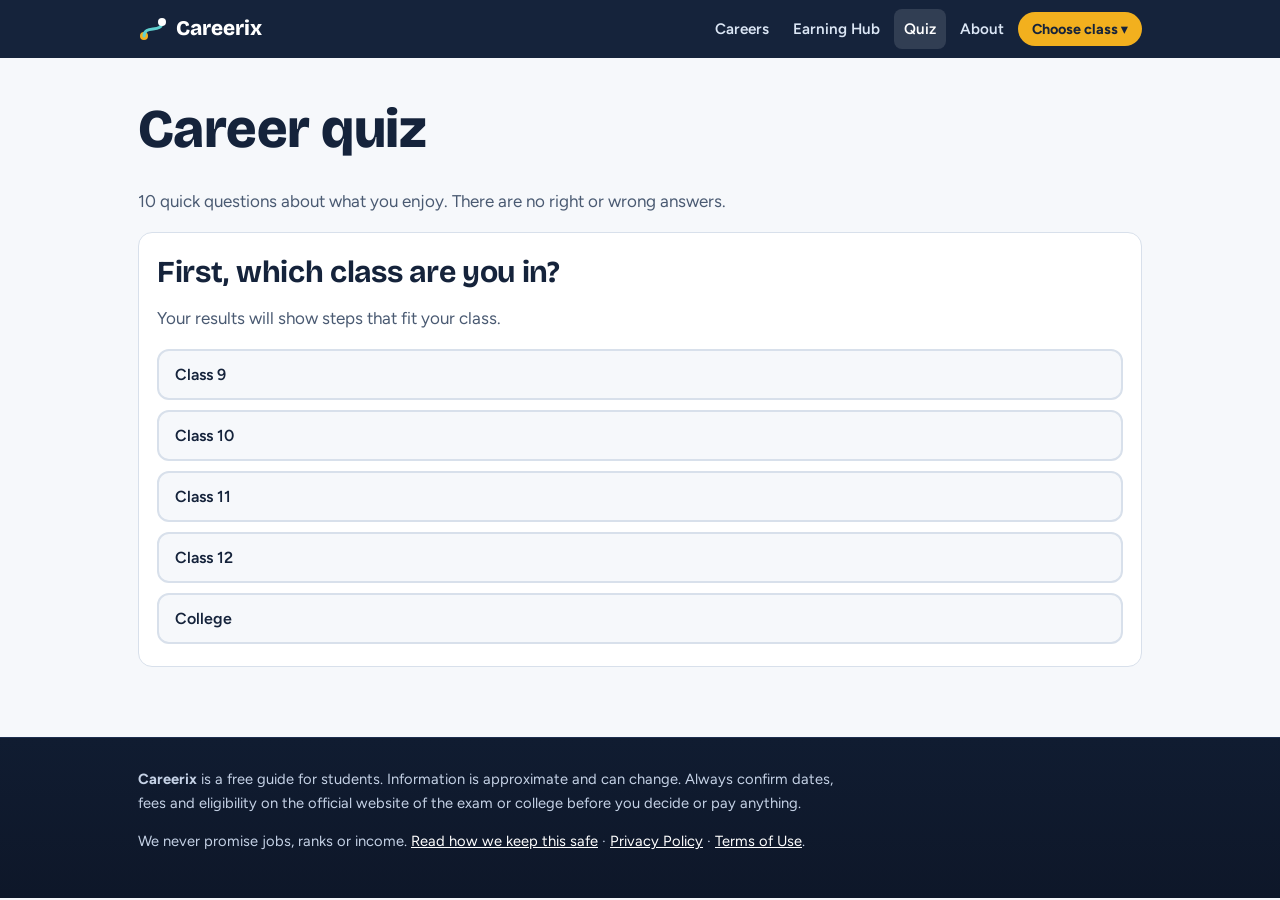
<file: quiz.html>
<!DOCTYPE html>
<html lang="en">
<head>
  <meta name="google-site-verification" content="pgcPtvPe8wboUWy4FonGk49oxaHqmCwMqP8wlRzvu7o" />
  <meta name="google-adsense-account" content="ca-pub-4979689090776995">
  <!-- Google tag (gtag.js), loaded after the page finishes so it never competes with rendering -->
  <script>
    window.dataLayer = window.dataLayer || [];
    function gtag(){dataLayer.push(arguments);}
    gtag('js', new Date());
    gtag('config', 'G-3VFRKDKVZB');
    function __loadGA(){
      var s = document.createElement('script');
      s.async = true;
      s.src = 'https://www.googletagmanager.com/gtag/js?id=G-3VFRKDKVZB';
      document.head.appendChild(s);
    }
    if (document.readyState === 'complete') { __loadGA(); }
    else { window.addEventListener('load', __loadGA); }
  </script>
  <meta charset="utf-8">
  <meta name="viewport" content="width=device-width, initial-scale=1">
  <title>Career quiz with next-step guidance | Careerix</title>
  <link rel="icon" href="data:image/svg+xml,%3Csvg xmlns=%27http://www.w3.org/2000/svg%27 viewBox=%270 0 30 30%27%3E%3Ccircle cx=%276%27 cy=%2722%27 r=%274%27 fill=%27%23f2b01e%27/%3E%3Cpath d=%27M6 22 C6 10, 24 20, 24 8%27 stroke=%27%230e7c7b%27 stroke-width=%273%27 fill=%27none%27 stroke-linecap=%27round%27/%3E%3Ccircle cx=%2724%27 cy=%278%27 r=%274%27 fill=%27%2315233b%27/%3E%3C/svg%3E">
  <meta name="description" content="Take a career exploration quiz and get explained matches, suitable subjects, next steps, and alternative career ideas.">
  <link rel="canonical" href="https://careerix.me/quiz.html">
  <link rel="preconnect" href="https://fonts.googleapis.com">
  <link rel="preconnect" href="https://fonts.gstatic.com" crossorigin>
  <link href="https://fonts.googleapis.com/css2?family=Bricolage+Grotesque:wght@600;700;800&family=Figtree:wght@400;600;700&display=swap" rel="stylesheet">
  <link rel="stylesheet" href="style.css">
</head>
<body data-page="quiz">
  <div id="site-header"></div>

  <main class="section">
    <div class="wrap">
      <h1>Career quiz</h1>
      <p class="muted">10 quick questions about what you enjoy. There are no right or wrong answers.</p>
      <div id="quiz"></div>
    </div>
  </main>

  <div id="site-footer"></div>

  <script>
/*
  Careerix career data.
  To add a career: copy one block below, change the values, and add it to the list.
  Roadmap step "s" (stage) must be one of: "9", "10", "11", "12", "college", "work".
  Set verified:true only after you have checked every fact on the official websites.
*/
window.CAREERS = [
  {
    id: "doctor",
    name: "Doctor (MBBS)",
    tagline: "Diagnose and treat patients. Long study, high responsibility, respected everywhere.",
    streams: ["Science"],
    streamNote: "Science with Physics, Chemistry, Biology and English (PCB)",
    verified: true,
    updated: "September 2026",
    overview: "To become a doctor in India you complete MBBS after Class 12. Admission is only through NEET UG, so your Class 11 and 12 preparation decides everything. After MBBS you can start working or study further for a specialty.",
    roadmap: [
      { s: "9", t: "Build strong basics", d: "Focus on NCERT Science and Maths. Read the Biology chapters with curiosity. There is no exam yet, but concepts learned now make Class 11 easier." },
      { s: "10", t: "Choose Science with Biology", d: "After Class 10 pick the Science stream with Physics, Chemistry, Biology and English. Check that your school offers PCB (or PCMB)." },
      { s: "11", t: "Start NEET-focused study", d: "Study NCERT Class 11 Physics, Chemistry and Biology line by line. Take chapter tests. Decide whether you will self-study, join coaching, or use an online course." },
      { s: "12", t: "Class 12 boards and NEET UG", d: "Pass Class 12 with PCB and English. The usual minimum is 50% aggregate for General category (lower for reserved categories). Appear for NEET UG, conducted by NTA, usually in May. You must be at least 17 years old by 31 December of the admission year." },
      { s: "12", t: "Counselling and seat allotment", d: "MCC runs counselling for the 15% All India Quota and central institutes. Each state runs its own counselling for the 85% state quota seats, and state domicile rules apply. Register, fill choices, and report to your allotted college." },
      { s: "college", t: "MBBS: 5.5 years", d: "4.5 years of study plus 1 year of compulsory rotating internship in a hospital." },
      { s: "work", t: "Register and start practising", d: "After internship you register with the State Medical Council / NMC to practise as a doctor." },
      { s: "work", t: "Specialise (optional)", d: "Take NEET PG for MD/MS or diploma courses. Super-specialisation (DM/MCh) comes after that." }
    ],
    subjects: ["Physics", "Chemistry", "Biology", "English"],
    skills: ["Patience and empathy", "Strong memory and concepts", "Handling long study hours", "Calm under pressure", "Clear communication with patients"],
    exams: [
      { name: "NEET UG", body: "National Testing Agency (NTA)", note: "The only entrance for MBBS in India, including private and deemed universities." },
      { name: "NEET PG", body: "NBEMS", note: "After MBBS, for MD/MS and diploma seats." }
    ],
    courses: [
      { name: "MBBS", duration: "5.5 years (including 1 year internship)" },
      { name: "Other NEET routes: BDS, BAMS, BHMS, BSc Nursing", duration: "Around 4 to 5.5 years" }
    ],
    cost: {
      govt: "Very low in government colleges: roughly ₹1 lakh to ₹10 lakh for the whole course, depending on the state.",
      private: "Roughly ₹50 lakh to ₹1.5 crore or more for the whole course.",
      note: "Approximate. Fees differ by state and college. Check the official fee details in MCC or state counselling."
    },
    roles: [
      { title: "Government Medical Officer", pay: "Fixed pay scale plus allowances; varies by state" },
      { title: "Resident doctor (during MD/MS)", pay: "Monthly stipend; varies by college" },
      { title: "Specialist / Surgeon", pay: "Rises a lot after specialisation; varies widely" },
      { title: "Public health, medical research, teaching", pay: "Depends on institution and role" }
    ],
    salaryNote: "Early years are usually modest and pay grows after specialisation. Pay depends heavily on state, hospital and specialty. Treat any number you see online as a rough guide.",
    faqs: [
      { q: "Can I become a doctor without NEET?", a: "No. NEET UG is compulsory for MBBS in India, in government and private colleges." },
      { q: "Do I need Maths for MBBS?", a: "No. You need Physics, Chemistry, Biology and English in Class 12." },
      { q: "Government or private college?", a: "Government seats cost far less but need a much higher NEET rank. Private seats are easier to get but very expensive." },
      { q: "How many times can I attempt NEET?", a: "There is currently no limit on attempts and no upper age limit, but always confirm in the latest NEET information bulletin." },
      { q: "What if I do not get MBBS?", a: "NEET also opens BDS, AYUSH courses (BAMS, BHMS), BSc Nursing and allied health courses. You can also repeat the attempt." }
    ],
    checklist: [
      "Choose Science with Biology after Class 10",
      "Finish NCERT Biology, Chemistry and Physics line by line",
      "Read the NEET UG information bulletin when NTA releases it",
      "Solve previous year NEET papers",
      "Register for NEET UG only on the official website",
      "Keep documents ready for counselling (marksheets, ID, category certificate)",
      "Plan a backup: BDS, AYUSH, Nursing or a repeat attempt"
    ],
    sources: [
      { label: "NEET UG (NTA)", url: "https://neet.nta.nic.in" },
      { label: "National Medical Commission", url: "https://www.nmc.org.in" },
      { label: "MCC counselling", url: "https://mcc.nic.in" }
    ],
    tags: { bio: 3, people: 2, service: 2, research: 1 }
  },

  {
    id: "engineer",
    name: "Engineer",
    tagline: "Design and build machines, buildings, circuits and systems. Maths and problem solving all the way.",
    streams: ["Science"],
    streamNote: "Science with Physics, Maths compulsory, plus Chemistry (most common), Biology, Biotechnology or a vocational subject",
    verified: true,
    updated: "September 2026",
    overview: "Most engineers do a 4-year B.Tech after Class 12. JEE Main has no age limit and no minimum Class 12 marks just to appear, but admission to NITs, IIITs and GFTIs needs 75% aggregate in Class 12 (65% for SC/ST/PwD), or a top-20-percentile finish. Top government institutes (IITs) admit through JEE Advanced, which only students among the top scorers of JEE Main can attempt.",
    roadmap: [
      { s: "9", t: "Get strong in Maths and Science", d: "Build your basics in Maths and Physics. Practise problems, not just reading." },
      { s: "10", t: "Choose Science with Maths (PCM)", d: "After Class 10 pick Physics, Maths and one more subject from Chemistry, Biology, Biotechnology or a vocational subject, along with English." },
      { s: "11", t: "Start JEE-level preparation", d: "Study NCERT first, then problem books. Decide between self-study, coaching or online classes." },
      { s: "12", t: "Boards and JEE / state exams", d: "Physics and Maths are compulsory in Class 12 for JEE Main; there is no minimum percentage or age limit to appear in the exam itself. Appear for JEE Main (2 sessions, up to 6 attempts over 3 years); admission to NITs, IIITs and GFTIs needs 75% aggregate in Class 12 (65% for SC/ST/PwD). Top JEE Main scorers can then appear for JEE Advanced (for IITs), which has its own separate age condition (born on or after 1 October 2002 for General/OBC-NCL/EWS, with relaxation for SC/ST/PwD). Also check state entrance exams and private university exams such as BITSAT and VITEEE." },
      { s: "college", t: "B.Tech: 4 years", d: "Choose a branch (Computer Science, Mechanical, Civil, Electrical, Electronics and more). Do internships from the 2nd or 3rd year and build projects." },
      { s: "work", t: "Job, GATE or higher studies", d: "Options: campus placement, government/PSU jobs through GATE, M.Tech, MBA, or starting your own venture." }
    ],
    subjects: ["Physics", "Maths", "Chemistry / Biology / vocational subject", "English"],
    skills: ["Logical thinking", "Problem solving", "Basic coding", "Curiosity about how things work"],
    exams: [
      { name: "JEE Main", body: "National Testing Agency (NTA)", note: "No age limit to appear; up to 6 attempts over 3 consecutive years from your Class 12 passing year. For NITs, IIITs and GFTIs." },
      { name: "JEE Advanced", body: "Conducted by an IIT on rotation", note: "Only for the top scorers of JEE Main. Has its own age condition (born on or after 1 Oct 2002 for General/OBC-NCL/EWS, with SC/ST/PwD relaxation) — for admission to IITs." },
      { name: "State entrance exams and BITSAT / VITEEE", body: "Various", note: "For state and private colleges." },
      { name: "GATE", body: "IITs / IISc", note: "After B.Tech, for M.Tech and PSU jobs." }
    ],
    courses: [
      { name: "B.Tech / B.E.", duration: "4 years" },
      { name: "M.Tech (optional)", duration: "2 years" }
    ],
    cost: {
      govt: "Government institutes (IIT/NIT) cost roughly ₹5 lakh to ₹10 lakh for the full course.",
      private: "Private colleges roughly ₹8 lakh to ₹25 lakh or more for the full course.",
      note: "Approximate. Fees change each year and differ by college. Check the official website of each college."
    },
    roles: [
      { title: "Software / IT engineer", pay: "Entry pay varies widely by company and college" },
      { title: "Core engineer (mechanical, civil, electrical)", pay: "Usually lower at entry than IT and grows with experience" },
      { title: "PSU / government engineer", pay: "Fixed government pay scale" },
      { title: "Research, M.Tech, MBA or startup", pay: "Depends on path" }
    ],
    salaryNote: "Pay depends far more on your skills, college and branch than on the degree itself.",
    faqs: [
      { q: "Is there an age limit for JEE?", a: "JEE Main has no age limit. JEE Advanced has its own separate age condition tied to your birth date, so check the official notification if you took a long gap." },
      { q: "Do I need coaching for JEE?", a: "Not compulsory. Many students crack it through self-study or online classes. Coaching helps some people with structure and practice." },
      { q: "Can I become an engineer without JEE?", a: "Yes. Many state and private colleges admit through state exams, BITSAT, VITEEE or their own tests." },
      { q: "Is Maths compulsory?", a: "Yes. Physics and Maths are compulsory in Class 12 for JEE Main, along with one more subject from Chemistry, Biology, Biotechnology or a vocational subject." },
      { q: "Which branch should I choose?", a: "Pick by interest and by what you enjoy building or solving, not only by placement stories." }
    ],
    checklist: [
      "Choose Science with Maths after Class 10",
      "Finish NCERT Physics, Chemistry and Maths",
      "Read the JEE Main information bulletin on the official site",
      "Solve previous year JEE papers",
      "Check state entrance exams and private college exams",
      "Start a small project or learn basic coding"
    ],
    sources: [
      { label: "JEE Main (NTA)", url: "https://jeemain.nta.nic.in" },
      { label: "JEE Advanced", url: "https://jeeadv.ac.in" }
    ],
    tags: { maths: 3, tech: 2, research: 1 }
  },

  {
    id: "software-developer",
    name: "Software Developer",
    tagline: "Build apps, websites and software. You can start learning from home, even in school.",
    streams: ["Science", "Commerce", "Arts"],
    streamNote: "Any stream works. Maths helps but is not compulsory.",
    verified: true,
    updated: "September 2026",
    overview: "Software developers write the code behind apps, websites and games. You can enter through a degree (B.Tech CSE, BCA, B.Sc Computer Science) or by learning skills yourself and building a portfolio of projects. CUET has no age limit and no fixed minimum Class 12 marks from NTA, though individual universities set their own course cut-offs.",
    roadmap: [
      { s: "9", t: "Try coding for free", d: "Start with a beginner course on Python or web basics (HTML, CSS, JavaScript). Build tiny things like a calculator or a quiz page." },
      { s: "10", t: "Pick a stream that keeps options open", d: "Science with Maths gives the most options (B.Tech). Commerce or Arts with Computer Science can lead to BCA or B.Sc." },
      { s: "11", t: "Learn one language properly", d: "Go deeper in Python or JavaScript. Learn how to use GitHub and put your projects online." },
      { s: "12", t: "Choose your route", d: "Route A: B.Tech CSE through JEE or state exams. Route B: BCA / B.Sc Computer Science, often through CUET or the college's own test." },
      { s: "college", t: "Degree plus real projects", d: "3 to 4 years. Build projects, do internships, contribute to open source, and practise problem solving." },
      { s: "work", t: "First job and growth", d: "Start as a junior or intern developer, then specialise: web, mobile, backend, cloud, AI or cybersecurity." }
    ],
    subjects: ["Maths (helpful)", "Computer Science / Informatics Practices (if available)", "English"],
    skills: ["Logical thinking", "One programming language", "Problem solving", "Reading documentation", "Patience with debugging"],
    exams: [
      { name: "JEE Main / state exams", body: "NTA / states", note: "For B.Tech CSE." },
      { name: "CUET", body: "National Testing Agency (NTA)", note: "For many central universities' BCA / B.Sc programmes." },
      { name: "College's own entrance tests", body: "Various", note: "Common for BCA and private universities." }
    ],
    courses: [
      { name: "B.Tech CSE / IT", duration: "4 years" },
      { name: "BCA or B.Sc Computer Science", duration: "3 years" },
      { name: "MCA (optional)", duration: "2 years" }
    ],
    cost: {
      govt: "Government colleges are the cheapest route, roughly ₹1 lakh to ₹10 lakh depending on the course.",
      private: "Private colleges roughly ₹3 lakh to ₹20 lakh or more depending on the course and college.",
      note: "Approximate. Many free resources exist, so your skills can grow whatever college you get."
    },
    roles: [
      { title: "Frontend / Backend / Full-stack developer", pay: "Entry pay varies widely by company" },
      { title: "Mobile app developer", pay: "Varies" },
      { title: "Data or AI engineer", pay: "Varies; often needs stronger Maths" },
      { title: "Freelance developer", pay: "Not fixed; depends on skills and clients" }
    ],
    salaryNote: "Skills and projects matter more than the name of your degree. Pay varies a lot between companies. Be careful about ads promising guaranteed jobs or income.",
    faqs: [
      { q: "Can I become a developer without a B.Tech?", a: "Yes. BCA, B.Sc or self-learning with a strong portfolio can work. Some companies still prefer a degree, so keep a degree route open." },
      { q: "Which language should I start with?", a: "Python is a friendly start. JavaScript is great if you want to build websites." },
      { q: "Do I need a laptop?", a: "It helps a lot, but you can begin on a phone with browser-based coding tools and move to a laptop later." },
      { q: "Is AI going to replace developers?", a: "AI tools change how developers work, but people who understand problems and code well are still needed. Learn to use AI tools while you build strong basics." }
    ],
    checklist: [
      "Complete one free beginner course",
      "Build 3 small projects",
      "Create a GitHub account and upload your projects",
      "Learn basic problem solving (arrays, loops, logic)",
      "Choose a degree route for after Class 12",
      "Avoid paid courses that promise guaranteed jobs"
    ],
    sources: [
      { label: "CUET (NTA)", url: "https://cuet.nta.nic.in" },
      { label: "JEE Main (NTA)", url: "https://jeemain.nta.nic.in" }
    ],
    tags: { tech: 3, maths: 2, create: 1 }
  },

  {
    id: "ca-finance",
    name: "CA / Finance",
    tagline: "Work with accounts, tax, audit and money. Tough exams, strong demand.",
    streams: ["Commerce", "Science", "Arts"],
    streamNote: "Commerce is common, but students from any stream can enter.",
    verified: true,
    updated: "September 2026",
    overview: "A Chartered Accountant (CA) handles accounting, tax, auditing and financial advice. CA is a professional course run by ICAI, not a normal degree. Registration for CA Foundation needs a mandatory 4-month study gap before the exam (so register at least 4 months before your target attempt), and CA Intermediate needs an 8-month gap. Many students also do B.Com alongside. Other finance routes are CMA, CFA and CS.",
    roadmap: [
      { s: "9", t: "Get comfortable with Maths and Accounts", d: "Build number sense. If your school offers it, learn basic Commerce ideas." },
      { s: "10", t: "Choose Commerce (or another stream)", d: "Commerce with Accountancy, Business Studies and Economics is the most direct. Maths is helpful." },
      { s: "11", t: "Learn Accountancy well", d: "Practise journal entries and ledgers. Consider learning basic Excel." },
      { s: "12", t: "Register for CA Foundation", d: "Register with ICAI and take the CA Foundation exam. Check ICAI's latest rules for registration timing and eligibility." },
      { s: "college", t: "CA Intermediate, articleship, Final", d: "Pass Intermediate, complete practical training (articleship) with a practising CA, then clear the Final. Many students do B.Com or another degree in parallel." },
      { s: "work", t: "Practice, job or higher finance", d: "Options: work in a firm, corporate finance, start your own practice, or move into investment or consulting roles." }
    ],
    subjects: ["Accountancy", "Business Studies", "Economics", "Maths (helpful)"],
    skills: ["Attention to detail", "Comfort with numbers", "Discipline for long exams", "Basic Excel", "Honesty and ethics"],
    exams: [
      { name: "CA Foundation, Intermediate and Final", body: "ICAI", note: "Foundation needs a 4-month study gap after registering; Intermediate needs 8 months. Graduates (55% Commerce / 60% others) can skip Foundation via the Direct Entry route. Check ICAI for the latest scheme and attempt dates." },
      { name: "CMA / CS / CFA (alternatives)", body: "ICMAI / ICSI / CFA Institute", note: "Other finance qualifications." }
    ],
    courses: [
      { name: "CA (Foundation, Intermediate, Final)", duration: "Roughly 4.5 to 5+ years including articleship" },
      { name: "B.Com (in parallel or alone)", duration: "3 years" }
    ],
    cost: {
      govt: "CA exam fees are relatively low compared with other professional courses.",
      private: "Coaching is optional and can add a significant cost.",
      note: "Approximate and changes often. Check ICAI's official fee details."
    },
    roles: [
      { title: "Chartered Accountant (practice)", pay: "Grows with your client base and experience" },
      { title: "Auditor / Tax consultant", pay: "Varies by firm" },
      { title: "Corporate finance / CFO track", pay: "Varies by company" },
      { title: "Investment or financial analyst", pay: "Varies" }
    ],
    salaryNote: "CA fresher pay varies by firm and city and grows with experience. Pass rates are low, so consistent effort matters more than a quick result.",
    faqs: [
      { q: "Is CA very hard?", a: "Yes, pass rates are low. But steady study and practice work for many students." },
      { q: "Can I do CA and B.Com together?", a: "Many students do. Check your college's attendance rules." },
      { q: "Is CA possible from Science or Arts?", a: "Yes. The route starts with ICAI registration, which is open to students from all streams." }
    ],
    checklist: [
      "Read ICAI's latest student pages on eligibility and registration",
      "Pick Commerce or keep another stream with a plan",
      "Practise Accountancy every week",
      "Learn basic Excel",
      "Plan articleship early"
    ],
    sources: [
      { label: "ICAI (official)", url: "https://www.icai.org" }
    ],
    tags: { finance: 3, maths: 2, business: 1 }
  },

  {
    id: "lawyer",
    name: "Lawyer",
    tagline: "Argue cases, advise companies and protect people's rights. Reading, writing and speaking matter most.",
    streams: ["Arts", "Commerce", "Science"],
    streamNote: "Any stream is accepted for law entrance exams.",
    verified: true,
    updated: "September 2026",
    overview: "You can study law right after Class 12 through a 5-year integrated course (BA LLB, BBA LLB), or after graduation through a 3-year LLB. CLAT has no upper age limit and needs 45% in Class 12 (40% for SC/ST), and is held once a year (CLAT 2027 is set for 6 December 2026). To practise in court you enrol with a State Bar Council and clear the All India Bar Examination.",
    roadmap: [
      { s: "9", t: "Read and speak more", d: "Read newspapers, join debates and practise writing clearly." },
      { s: "10", t: "Any stream works", d: "Arts (History, Political Science) is common, but Commerce and Science students can also take law." },
      { s: "11", t: "Build reading and reasoning skills", d: "Read the news daily, practise logical reasoning, basic quantitative technique questions, and improve English." },
      { s: "12", t: "Law entrance exams", d: "CLAT has no age limit and needs 45% in Class 12 (40% SC/ST/PwD); it tests English, current affairs, legal reasoning, logical reasoning and quantitative techniques across 24 NLUs. Also check AILET (NLU Delhi), LSAT India or university-specific tests. Check each exam's official notification for exact dates." },
      { s: "college", t: "5-year integrated law or 3-year LLB", d: "Do moot courts, internships with lawyers and courts, and legal writing." },
      { s: "work", t: "Enrol and choose a path", d: "Enrol with a State Bar Council, clear AIBE, and choose litigation, corporate law, judiciary (judicial services exams), or legal advisory." }
    ],
    subjects: ["English", "History / Political Science (helpful)", "Any stream subjects"],
    skills: ["Reading fast and clearly", "Logical reasoning", "Basic quantitative aptitude", "Writing and speaking", "Patience and research"],
    exams: [
      { name: "CLAT", body: "Consortium of NLUs", note: "No age limit; 45% in Class 12 (40% SC/ST). For 24 National Law Universities." },
      { name: "AILET", body: "NLU Delhi", note: "For NLU Delhi." },
      { name: "AIBE", body: "Bar Council of India", note: "After law, to practise as an advocate." },
      { name: "Judicial Services exams", body: "State High Courts / PSCs", note: "To become a judge (magistrate) after LLB." }
    ],
    courses: [
      { name: "BA LLB / BBA LLB (integrated)", duration: "5 years" },
      { name: "LLB after graduation", duration: "3 years" },
      { name: "LLM (optional)", duration: "1 to 2 years" }
    ],
    cost: {
      govt: "Public law universities are relatively affordable.",
      private: "Private law universities can be very expensive.",
      note: "Approximate; check each university's official fees."
    },
    roles: [
      { title: "Litigation advocate", pay: "Modest at first; grows with experience and reputation" },
      { title: "Corporate lawyer", pay: "Often higher, especially from top law schools" },
      { title: "Judge (judicial services)", pay: "Fixed government pay scale" },
      { title: "Legal advisor / in-house counsel", pay: "Varies" }
    ],
    salaryNote: "Early litigation income is often modest and grows with time. Corporate roles from top colleges pay more. Results vary a lot.",
    faqs: [
      { q: "Is Maths needed for law?", a: "Not much. Reading, reasoning and English are more important." },
      { q: "Can I do law after graduation?", a: "Yes. You can do a 3-year LLB after any graduation degree." },
      { q: "How do I become a judge?", a: "Complete LLB and clear the Judicial Services exam of your state or the relevant high court." }
    ],
    checklist: [
      "Read a newspaper every day",
      "Practise English and logical reasoning",
      "Note CLAT dates from the official consortium website",
      "Attend a moot court or debate",
      "Find a lawyer or court intern option during college"
    ],
    sources: [
      { label: "Consortium of NLUs (CLAT)", url: "https://consortiumofnlus.ac.in" },
      { label: "Bar Council of India", url: "https://www.barcouncilofindia.org" }
    ],
    tags: { law: 3, write: 2, people: 1, service: 1 }
  },

  {
    id: "teacher",
    name: "Teacher / Professor",
    tagline: "Help others learn. Stable career with real impact on students.",
    streams: ["Arts", "Commerce", "Science"],
    streamNote: "Choose the stream of the subject you want to teach.",
    verified: true,
    updated: "September 2026",
    overview: "To teach in schools you usually need a graduation degree in your subject plus a teacher training degree (B.Ed, standardised to 2 years by NCTE), and you clear TET/CTET (no upper age limit, minimum age 17, no limit on attempts). To teach in colleges you generally complete a master's degree and clear NET, or hold a PhD.",
    roadmap: [
      { s: "9", t: "Practise explaining", d: "Help classmates with a topic. Teaching others is the best way to learn." },
      { s: "10", t: "Choose a stream by your teaching subject", d: "Pick the stream that matches the subject you love, such as Maths, Science, English or History." },
      { s: "11", t: "Go deep in your subject", d: "Build strong understanding of your favourite subject." },
      { s: "12", t: "Choose your degree route", d: "Route A: graduation in your subject, then B.Ed. Route B: an integrated teacher education programme (ITEP) if offered. CUET is used by many universities. Check the official notifications." },
      { s: "college", t: "Graduation, then teacher training", d: "Finish your degree, then B.Ed (2 years) or an integrated course. For college teaching, continue to a master's degree." },
      { s: "work", t: "TET / CTET, NET and jobs", d: "Clear TET/CTET for school jobs. Clear NET (and often PhD) for college and university jobs." }
    ],
    subjects: ["Your chosen teaching subject", "English or Hindi communication"],
    skills: ["Clear explanation", "Patience", "Subject knowledge", "Speaking and listening"],
    exams: [
      { name: "CTET / State TET", body: "CBSE / states", note: "Eligibility for school teaching jobs." },
      { name: "UGC NET", body: "NTA", note: "For assistant professor and research fellowship." },
      { name: "CUET", body: "NTA", note: "For admission to many central universities." }
    ],
    courses: [
      { name: "Graduation (B.A / B.Sc / B.Com)", duration: "3 years" },
      { name: "B.Ed", duration: "2 years" },
      { name: "M.A / M.Sc and PhD (for college teaching)", duration: "2 years plus research years" }
    ],
    cost: {
      govt: "Government colleges keep costs low.",
      private: "Private colleges cost more.",
      note: "Approximate; check the official fee pages of the institutes."
    },
    roles: [
      { title: "Primary / secondary school teacher", pay: "Varies by government or private school" },
      { title: "College / university professor", pay: "Government pay scale; private varies" },
      { title: "Coaching or online educator", pay: "Depends on students and reputation" },
      { title: "Curriculum designer / education content creator", pay: "Varies" }
    ],
    salaryNote: "Government teaching jobs have fixed scales and are considered stable. Private school pay varies a lot.",
    faqs: [
      { q: "Do I need B.Ed to teach?", a: "For most school teaching jobs, yes. Check the latest NCTE and state rules." },
      { q: "Can I teach online?", a: "Yes, but pay and stability vary. A strong subject base and communication skills matter." },
      { q: "How do I teach in college?", a: "Complete a master's degree and clear UGC NET (or hold a PhD as per rules)." }
    ],
    checklist: [
      "Decide the subject you want to teach",
      "Practise explaining a topic to someone every week",
      "Check current B.Ed and TET rules on official sites",
      "Plan your degree and B.Ed timeline"
    ],
    sources: [
      { label: "CTET", url: "https://ctet.nic.in" },
      { label: "NCTE", url: "https://ncte.gov.in" }
    ],
    tags: { teach: 3, people: 2, write: 1, service: 1 }
  },

  {
    id: "government-jobs",
    name: "Government Jobs (UPSC, SSC, Banking)",
    tagline: "Serve the country through civil services, administration, railways, banking and more.",
    streams: ["Arts", "Commerce", "Science"],
    streamNote: "Any stream. Most exams need a graduation degree first.",
    verified: true,
    updated: "September 2026",
    overview: "Government jobs are filled through exams. UPSC Civil Services (IAS, IPS, IFS and others) needs any graduation degree; age must be 21-32 for General/EWS (35 for OBC, 37 for SC/ST, up to 42 for PwBD, all as on 1 August of the exam year), with 6 attempts for General/EWS, 9 for OBC, and unlimited (within the age limit) for SC/ST. SSC, banking, railways and state PSC exams have different education and age rules. Competition is high, so a backup plan is wise.",
    roadmap: [
      { s: "9", t: "Build reading habits", d: "Read the newspaper and NCERT books. Take an interest in how the country works." },
      { s: "10", t: "Choose the stream you enjoy", d: "Any stream can lead here. Choose what you can score well in." },
      { s: "11", t: "Keep a strong base", d: "Focus on your subjects and keep reading current affairs and general knowledge." },
      { s: "12", t: "Choose your graduation degree", d: "Pick a degree you can finish well. Consider a course that helps with a backup career." },
      { s: "college", t: "Graduate and start exam preparation", d: "Study the syllabus for the exam you want (UPSC, SSC CGL, banking or state PSC). Check age limits and attempt limits on the official site." },
      { s: "work", t: "Appear for exams and keep a backup", d: "Many candidates take more than one attempt. Keep a backup job or skill while you prepare." }
    ],
    subjects: ["Any stream", "Strong NCERT base (History, Geography, Polity, Economy, Science)"],
    skills: ["Consistent study habit", "Current affairs awareness", "Answer writing", "Handling long preparation"],
    exams: [
      { name: "UPSC Civil Services Examination", body: "UPSC", note: "Prelims, Mains and Interview. Age 21-32 (General/EWS), 21-35 (OBC), 21-37 (SC/ST), as on 1 August of the exam year; always check the current notification." },
      { name: "SSC CGL and similar", body: "Staff Selection Commission", note: "For many central government posts." },
      { name: "IBPS / SBI exams", body: "IBPS / SBI", note: "For banking jobs." },
      { name: "State PSC exams", body: "State Public Service Commissions", note: "For state civil services." }
    ],
    courses: [
      { name: "Any graduation degree", duration: "3 to 4 years" }
    ],
    cost: {
      govt: "The exam fees are low. Coaching is optional.",
      private: "Coaching can cost from a small amount to a large amount depending on the programme.",
      note: "Approximate. Many students use free resources and self-study."
    },
    roles: [
      { title: "IAS / IPS / IFS and other Civil Services", pay: "Government pay scale plus allowances" },
      { title: "SSC posts (clerk, inspector, officer)", pay: "Government pay scale" },
      { title: "Bank PO / Clerk", pay: "Bank pay scale" },
      { title: "State civil services", pay: "State pay scale" }
    ],
    salaryNote: "Pay is decided by government pay scales and allowances, and the job security is a major attraction. Success is not guaranteed, so plan a backup.",
    faqs: [
      { q: "Can I prepare while studying in college?", a: "Yes. Many students start in the final years of graduation." },
      { q: "Is coaching required?", a: "Not required. Many candidates succeed with self-study." },
      { q: "How many attempts do I get for UPSC?", a: "6 attempts for General/EWS, 9 for OBC, and unlimited attempts (within the age limit) for SC/ST. Always check the latest UPSC notification for exact figures." }
    ],
    checklist: [
      "Read the official notification of your target exam",
      "Read one newspaper daily",
      "Read NCERT books",
      "Note age and attempt limits from the official site",
      "Plan a backup skill or job"
    ],
    sources: [
      { label: "UPSC", url: "https://upsc.gov.in" },
      { label: "SSC", url: "https://ssc.gov.in" }
    ],
    tags: { service: 3, law: 1, write: 1, people: 1 }
  },

  {
    id: "defence-nda",
    name: "Defence Officer (NDA)",
    tagline: "Join the Army, Navy or Air Force as an officer. Fitness, discipline and courage.",
    streams: ["Science", "Arts", "Commerce"],
    streamNote: "Army wing accepts any stream. Air Force and Navy wings need Physics and Maths in Class 12.",
    verified: true,
    updated: "September 2026",
    overview: "The National Defence Academy (NDA) exam is conducted by UPSC, twice a year, for students who are Class 12 pass or appearing (Class 11 students are not eligible). The age window is strict: 16.5 to 19.5 years, with no relaxation for any category. Since 2022, unmarried women can apply for all three wings (Army, Navy, Air Force). After NDA training you become an officer. Other routes include CDS after graduation. Physical and medical fitness are essential.",
    roadmap: [
      { s: "9", t: "Build fitness habits", d: "Run, do basic exercises and stay active. Sleep and diet matter." },
      { s: "10", t: "Choose your stream with options in mind", d: "Science with Maths keeps all NDA wings open (Army, Navy, Air Force)." },
      { s: "11", t: "Study and stay fit", d: "Prepare Maths and General Ability along with your regular subjects." },
      { s: "12", t: "Appear for NDA exam", d: "Apply through the official UPSC notification. Check age limits, eligibility and gender rules in that notification. The process includes a written exam, SSB interview and medical tests." },
      { s: "college", t: "Training at NDA, then officer training", d: "Cadets train at the NDA, then move to their service academy (IMA, Naval Academy or Air Force Academy)." },
      { s: "work", t: "Commissioned officer", d: "Serve as an officer. Other entry routes include CDS after graduation." }
    ],
    subjects: ["Maths and Physics (for Air Force and Navy wings)", "English", "General knowledge"],
    skills: ["Physical fitness", "Discipline", "Leadership", "Team spirit", "Mental strength"],
    exams: [
      { name: "NDA and NA exam", body: "UPSC", note: "Written exam, then SSB interview and medical." },
      { name: "CDS", body: "UPSC", note: "After graduation, another officer entry route." },
      { name: "Agniveer and other recruitment schemes", body: "Various", note: "Check the official notifications for the latest scheme details." }
    ],
    courses: [
      { name: "NDA training with a degree", duration: "3 years at NDA plus 1 year at a service academy" }
    ],
    cost: {
      govt: "Training and education at the academy are sponsored by the government.",
      private: "Not applicable",
      note: "Approximate. Check the official notification for details."
    },
    roles: [
      { title: "Army officer", pay: "Government pay scale plus allowances" },
      { title: "Navy officer", pay: "Government pay scale plus allowances" },
      { title: "Air Force officer / pilot", pay: "Government pay scale plus allowances" }
    ],
    salaryNote: "Officers receive a government pay scale and allowances. The job is demanding and involves postings across the country.",
    faqs: [
      { q: "Can girls apply for NDA?", a: "Yes. Women are eligible under the current rules. Check the latest official notification for details." },
      { q: "What is SSB?", a: "The Services Selection Board interview tests personality, leadership and mental strength over several days." },
      { q: "What if I do not get selected?", a: "Keep studying. CDS after graduation and other routes exist, and you should always keep a backup plan." }
    ],
    checklist: [
      "Start regular exercise and sleep habits",
      "Take Science with Maths if you want all NDA wings open",
      "Read the latest UPSC NDA notification for eligibility",
      "Practise NDA previous year papers",
      "Learn about SSB and practise communication skills"
    ],
    sources: [
      { label: "UPSC (NDA)", url: "https://upsc.gov.in" }
    ],
    tags: { physical: 3, service: 3 }
  },

  {
    id: "designer",
    name: "Designer (UI/UX, Graphic, Product)",
    tagline: "Make things look good and work well: apps, brands, posters, products.",
    streams: ["Arts", "Science", "Commerce"],
    streamNote: "Any stream. A portfolio of your work matters a lot.",
    verified: true,
    updated: "September 2026",
    overview: "Designers create the look and feel of apps, websites, brands and products. You can enter through design colleges (NID, NIFT, IIT design programmes via UCEED) or by building skills and a portfolio. Note that UCEED and NID B.Des have upper age limits tied to your birth date (similar to JEE Advanced), unlike most other design learning routes. Free tools like Canva and Figma let you start now.",
    roadmap: [
      { s: "9", t: "Start making things", d: "Draw, edit photos and try free tools like Canva. Make posters for school events." },
      { s: "10", t: "Choose a stream you can also use as backup", d: "Any stream works. Keep drawing and design projects going alongside." },
      { s: "11", t: "Build a small portfolio", d: "Collect 5 to 8 of your best designs. Learn the basics of colour, spacing and typography." },
      { s: "12", t: "Design entrance exams", d: "Check exams such as NID DAT, NIFT entrance, UCEED (for IIT design programmes) and other design colleges' tests. Read each official notification." },
      { s: "college", t: "B.Des or a related degree", d: "Typically 4 years. Do internships and grow your portfolio." },
      { s: "work", t: "Work or freelance", d: "Join a studio or company, or freelance. Specialise in UI/UX, branding, motion or product design." }
    ],
    subjects: ["Any stream", "Art or drawing (helpful)"],
    skills: ["Creativity", "Sketching or digital design", "Attention to detail", "Understanding users", "Accepting feedback"],
    exams: [
      { name: "UCEED", body: "IIT Bombay", note: "For B.Des at IIT design programmes and some others." },
      { name: "NID DAT", body: "National Institute of Design", note: "For B.Des at NID." },
      { name: "NIFT entrance", body: "NIFT", note: "For fashion and related design courses." }
    ],
    courses: [
      { name: "B.Des", duration: "4 years" },
      { name: "Design diploma or online certificates", duration: "Months to 1 to 2 years" }
    ],
    cost: {
      govt: "Public design institutes have moderate fees.",
      private: "Private design colleges can be expensive.",
      note: "Approximate. Many free learning resources exist for the skills."
    },
    roles: [
      { title: "UI/UX designer", pay: "Varies by company" },
      { title: "Graphic / brand designer", pay: "Varies" },
      { title: "Product designer", pay: "Varies" },
      { title: "Freelance designer", pay: "Not fixed; depends on clients" }
    ],
    salaryNote: "Your portfolio matters more than certificates. Freelance income is not guaranteed.",
    faqs: [
      { q: "Do I need to be good at drawing?", a: "It helps for some design fields, but UI/UX and digital design rely more on thinking and tools." },
      { q: "Can I start from my phone?", a: "Yes. Canva and Figma work in the browser or app, so you can begin right now." },
      { q: "Do I need a design degree?", a: "Not always. Strong portfolios can open doors, but a degree adds structure and networking." }
    ],
    checklist: [
      "Make 5 designs in Canva or Figma",
      "Learn basics of colour, spacing and fonts",
      "Save your best work as a small portfolio",
      "Check UCEED / NID / NIFT official notifications",
      "Ask for feedback and improve"
    ],
    sources: [
      { label: "UCEED", url: "https://www.uceed.iitb.ac.in" },
      { label: "NIFT", url: "https://www.nift.ac.in" }
    ],
    tags: { create: 3, tech: 1 }
  },

  {
    id: "data-science-ai",
    name: "Data Science / AI",
    tagline: "Use data and machine learning to find patterns and build smart systems.",
    streams: ["Science"],
    streamNote: "Science with Maths is the strongest route.",
    verified: true,
    updated: "September 2026",
    overview: "Data scientists and AI engineers use Maths, statistics and programming to work with data and build models. The usual path is B.Tech (CSE/AI), or B.Sc in Maths, Statistics or Data Science, and then an M.Tech or MS for advanced roles.",
    roadmap: [
      { s: "9", t: "Enjoy Maths and try Python", d: "Practise Maths problems and try beginner Python." },
      { s: "10", t: "Choose Science with Maths", d: "Maths is important for data science and AI." },
      { s: "11", t: "Strengthen Maths and coding", d: "Learn probability and statistics basics. Practise Python." },
      { s: "12", t: "Choose a degree", d: "B.Tech CSE/AI/Data Science through JEE or state exams, or B.Sc Maths, Statistics or Data Science through CUET or college exams." },
      { s: "college", t: "Build data projects", d: "Learn Python, SQL, statistics and machine learning. Work on real projects and datasets, and do internships." },
      { s: "work", t: "Entry role and specialise", d: "Start as an analyst or junior data scientist. Specialise in ML, NLP, computer vision or data engineering. Many roles prefer a master's degree." }
    ],
    subjects: ["Maths", "Physics", "Computer Science (if available)", "English"],
    skills: ["Maths and statistics", "Python", "SQL", "Curiosity about data", "Clear explanation of findings"],
    exams: [
      { name: "JEE Main / state exams", body: "NTA / states", note: "For B.Tech." },
      { name: "CUET", body: "NTA", note: "For B.Sc programmes at many universities." },
      { name: "GATE", body: "IITs / IISc", note: "For M.Tech in related fields." }
    ],
    courses: [
      { name: "B.Tech CSE / AI / Data Science", duration: "4 years" },
      { name: "B.Sc Maths / Statistics / Data Science", duration: "3 years" },
      { name: "M.Tech / MS / M.Sc (optional)", duration: "2 years" }
    ],
    cost: {
      govt: "Government colleges are the most affordable.",
      private: "Private colleges cost more; fees vary widely.",
      note: "Approximate. Many quality courses are free online."
    },
    roles: [
      { title: "Data analyst", pay: "Varies" },
      { title: "Data scientist", pay: "Varies; often higher with advanced degrees" },
      { title: "Machine learning engineer", pay: "Varies" },
      { title: "AI researcher", pay: "Depends on institution and degree" }
    ],
    salaryNote: "Skills, projects and degrees affect pay. The field changes quickly, so learning never stops.",
    faqs: [
      { q: "Do I need very strong Maths?", a: "You need good Maths, especially statistics, probability and linear algebra, but you can build it step by step." },
      { q: "Can I start without a laptop?", a: "You can learn theory on a phone, but coding practice is much easier on a laptop." },
      { q: "Is a master's needed?", a: "Not always, but many advanced AI research roles prefer it." }
    ],
    checklist: [
      "Practise Maths every week",
      "Learn Python basics",
      "Learn basic statistics and probability",
      "Try a small data project",
      "Choose your degree route after Class 12"
    ],
    sources: [
      { label: "CUET (NTA)", url: "https://cuet.nta.nic.in" },
      { label: "JEE Main (NTA)", url: "https://jeemain.nta.nic.in" }
    ],
    tags: { maths: 3, tech: 2, research: 2 }
  },

  {
    id: "business-mba",
    name: "Business / MBA",
    tagline: "Manage teams, run companies or start your own. People, money and decisions.",
    streams: ["Commerce", "Arts", "Science"],
    streamNote: "Any stream. Commerce is a common start.",
    verified: true,
    updated: "September 2026",
    overview: "Business careers include management, marketing, sales, operations and entrepreneurship. You can do BBA or B.Com after Class 12, then an MBA (via CAT and other exams) after graduation. Integrated 5-year IPM programmes (via IPMAT) let you start right after Class 12 too — rules vary a lot by institute: IIM Indore has no fixed minimum Class 12 percentage, while IIM Rohtak needs 60% (55% SC/ST/PwD) and caps age at 20 (25 for SC/ST/PwD).",
    roadmap: [
      { s: "9", t: "Try small business ideas", d: "Sell something at a school fair or run a small project. Learn how money and customers work." },
      { s: "10", t: "Choose the stream you can score in", d: "Commerce is common but Science and Arts can also lead to MBA later." },
      { s: "11", t: "Learn basics of business and Maths", d: "Study Economics, Business Studies or Maths. Improve English and communication." },
      { s: "12", t: "Choose BBA / B.Com or an integrated programme", d: "Options include BBA, B.Com, or integrated management programmes (for example, through IPMAT). Check each institute's official notification." },
      { s: "college", t: "Graduate and gain experience", d: "Do internships, join clubs and build leadership experience." },
      { s: "work", t: "MBA or start working", d: "MBA usually needs an entrance exam such as CAT, and many candidates work for a few years first. You can also start your own business." }
    ],
    subjects: ["Economics", "Business Studies", "Maths (helpful)", "English"],
    skills: ["Communication", "Leadership", "Decision making", "Comfort with numbers", "Teamwork"],
    exams: [
      { name: "CAT", body: "IIMs", note: "For MBA at IIMs and many other B-schools." },
      { name: "IPMAT", body: "IIM Indore / IIM Rohtak", note: "For integrated management programmes after Class 12." },
      { name: "CUET / college tests", body: "NTA / colleges", note: "For BBA and B.Com admission." }
    ],
    courses: [
      { name: "BBA / B.Com", duration: "3 years" },
      { name: "MBA / PGDM", duration: "2 years" }
    ],
    cost: {
      govt: "Public colleges are the cheapest for BBA / B.Com.",
      private: "Top MBA programmes can be very expensive.",
      note: "Approximate. Check fees and placement reports on the official websites."
    },
    roles: [
      { title: "Manager (marketing, operations, HR, finance)", pay: "Varies by company and college" },
      { title: "Consultant", pay: "Varies" },
      { title: "Sales or business development", pay: "Often a mix of fixed pay and incentives" },
      { title: "Entrepreneur", pay: "Not fixed; can be very uncertain" }
    ],
    salaryNote: "MBA pay depends heavily on the institute and your experience. Entrepreneurship has no guaranteed income.",
    faqs: [
      { q: "Do I need to be from Commerce?", a: "No. MBA accepts graduates from all streams." },
      { q: "Should I work before an MBA?", a: "Many people do, because experience helps in interviews and learning." },
      { q: "Can a student start a business?", a: "You can start small projects, but as a minor be careful about money, contracts and safety, and involve a parent or guardian." }
    ],
    checklist: [
      "Try a small project or school business",
      "Improve English and communication",
      "Learn basic Excel",
      "Check IPMAT / CAT official pages",
      "Build leadership through clubs or teams"
    ],
    sources: [
      { label: "IIM CAT", url: "https://iimcat.ac.in" }
    ],
    tags: { business: 3, people: 2, finance: 1 }
  },

  {
    id: "content-creator-media",
    name: "Content Creator / Media",
    tagline: "Tell stories through video, writing, photos and audio. Creative, but earnings are uncertain.",
    streams: ["Arts", "Commerce", "Science"],
    streamNote: "Any stream. Skills and consistency matter most.",
    verified: true,
    updated: "September 2026",
    overview: "Media and content careers include journalism, video editing, photography, writing, social media and film. You can start creating now with a phone. A degree in journalism or mass communication helps for news and media jobs.",
    roadmap: [
      { s: "9", t: "Start creating safely", d: "Write, shoot or edit for fun. Ask your parents before posting online and never share personal details." },
      { s: "10", t: "Choose a stream you enjoy", d: "Any stream works. Arts is common for journalism." },
      { s: "11", t: "Build a small body of work", d: "Create a few pieces: articles, edited videos or photos. Learn basic editing tools." },
      { s: "12", t: "Choose a media degree (optional)", d: "Options include BA in Journalism and Mass Communication (BJMC). Some institutes such as IIMC have their own entrance exams. Check official notifications." },
      { s: "college", t: "Learn, intern and build a portfolio", d: "Study media basics and get internships at newspapers, studios or agencies." },
      { s: "work", t: "Work, freelance or build your channel", d: "Options: media jobs, agency roles, freelance work, or your own channel or brand." }
    ],
    subjects: ["English or Hindi", "Any stream"],
    skills: ["Storytelling", "Writing", "Video or photo editing", "Consistency", "Understanding an audience"],
    exams: [
      { name: "IIMC entrance", body: "Indian Institute of Mass Communication", note: "For postgraduate media programmes." },
      { name: "CUET / college tests", body: "NTA / colleges", note: "For BJMC and mass communication courses." }
    ],
    courses: [
      { name: "BJMC / BA Mass Communication", duration: "3 years" },
      { name: "Diploma or PG in Journalism / Film / Media", duration: "1 to 2 years" }
    ],
    cost: {
      govt: "Public universities are affordable.",
      private: "Private media schools vary a lot.",
      note: "Approximate. You can start with free tools and a phone."
    },
    roles: [
      { title: "Journalist / Reporter", pay: "Varies by outlet" },
      { title: "Video editor / Filmmaker", pay: "Varies; often project-based" },
      { title: "Content writer / Social media manager", pay: "Varies" },
      { title: "Independent creator", pay: "Not fixed; depends on audience and brand deals" }
    ],
    salaryNote: "Creator income is uncertain and can take a long time to build. Nobody can promise earnings. Do not pay anyone who guarantees followers or income.",
    faqs: [
      { q: "Can I earn quickly as a creator?", a: "Rarely. Most creators take a long time to build an audience, and many never earn much from it. Treat it as skill-building first." },
      { q: "Is it safe for teenagers to post online?", a: "Only with parent or guardian permission. Never share personal details, location or school information." },
      { q: "Do I need a media degree?", a: "It helps for journalism and traditional media. For creators, your skills and consistency matter more." }
    ],
    checklist: [
      "Talk to a parent or guardian before posting publicly",
      "Choose one format to practise (writing, video or photos)",
      "Publish or save 10 pieces of work",
      "Learn basic editing",
      "Avoid anyone selling fake followers or guaranteed income"
    ],
    sources: [
      { label: "IIMC", url: "https://iimc.gov.in" }
    ],
    tags: { create: 3, write: 2, people: 1 }
  }
];

</script>
  <script>
/* Careerix shared code: class choice, header, footer */
(function () {
  var CLASSES = [
    { k: "9", label: "Class 9", short: "9" },
    { k: "10", label: "Class 10", short: "10" },
    { k: "11", label: "Class 11", short: "11" },
    { k: "12", label: "Class 12", short: "12" },
    { k: "college", label: "College", short: "Col." }
  ];
  var STAGE_ORDER = ["9", "10", "11", "12", "college", "work"];
  var KEY = "careerix.class";

  function getClass() {
    try { return localStorage.getItem(KEY) || ""; } catch (e) { return ""; }
  }
  function setClass(k) {
    try { localStorage.setItem(KEY, k); } catch (e) {}
    updatePill();
    document.dispatchEvent(new CustomEvent("classchange", { detail: k }));
  }
  function classLabel(k) {
    for (var i = 0; i < CLASSES.length; i++) if (CLASSES[i].k === k) return CLASSES[i].label;
    return "";
  }
  function esc(s) {
    return String(s).replace(/[&<>"']/g, function (c) {
      return { "&": "&amp;", "<": "&lt;", ">": "&gt;", '"': "&quot;", "'": "&#39;" }[c];
    });
  }

  function updatePill() {
    var pill = document.getElementById("classPill");
    if (!pill) return;
    var k = getClass();
    pill.textContent = k ? classLabel(k) + " ▾" : "Choose class ▾";
    var dlgBtns = document.querySelectorAll("#classDialog .dlg-opts button");
    dlgBtns.forEach(function (b) { b.setAttribute("aria-pressed", String(b.dataset.k === k)); });
  }

  function openClassDialog() {
    var dlg = document.getElementById("classDialog");
    if (dlg.showModal) dlg.showModal(); else dlg.setAttribute("open", "");
  }

  function buildChrome() {
    var page = document.body.getAttribute("data-page") || "";
    var header = document.getElementById("site-header");
    if (header) {
      header.className = "site-header";
      header.innerHTML =
        '<div class="wrap">' +
        '<a class="logo" href="index.html" aria-label="Careerix home">' +
        '<svg width="30" height="30" viewBox="0 0 30 30" aria-hidden="true"><circle cx="6" cy="22" r="4" fill="#f2b01e"/><path d="M6 22 C6 10, 24 20, 24 8" stroke="#5fd0cf" stroke-width="3" fill="none" stroke-linecap="round"/><circle cx="24" cy="8" r="4" fill="#fff"/></svg>' +
        'Careerix</a>' +
        '<nav class="nav" aria-label="Main">' +
        '<a href="careers.html"' + (page === "careers" ? ' aria-current="page"' : "") + '>Careers</a>' +
        '<a href="earning.html"' + (page === "earning" ? ' aria-current="page"' : "") + '>Earning Hub</a>' +
        '<a href="quiz.html"' + (page === "quiz" ? ' aria-current="page"' : "") + '>Quiz</a>' +
        '<a href="about.html"' + (page === "about" ? ' aria-current="page"' : "") + '>About</a>' +
        '<button class="class-pill" id="classPill" type="button" aria-haspopup="dialog">Choose class ▾</button>' +
        '</nav></div>';
    }

    var footer = document.getElementById("site-footer");
    if (footer) {
      footer.className = "site-footer";
      footer.innerHTML =
        '<div class="wrap">' +
        '<p><strong>Careerix</strong> is a free guide for students. Information is approximate and can change. ' +
        'Always confirm dates, fees and eligibility on the official website of the exam or college before you decide or pay anything.</p>' +
        '<p>We never promise jobs, ranks or income. <a href="about.html">Read how we keep this safe</a> · <a href="privacy.html">Privacy Policy</a> · <a href="terms.html">Terms of Use</a>.</p>' +
        '</div>';
    }

    var dlg = document.createElement("dialog");
    dlg.id = "classDialog";
    dlg.setAttribute("aria-labelledby", "dlgTitle");
    var opts = CLASSES.map(function (c) {
      return '<button type="button" data-k="' + c.k + '" aria-pressed="false">' + c.label + "</button>";
    }).join("");
    dlg.innerHTML =
      '<h2 id="dlgTitle">Which class are you in?</h2>' +
      '<p class="muted">We will show only the steps that are still ahead of you.</p>' +
      '<div class="dlg-opts">' + opts + "</div>" +
      '<button class="btn btn-ghost" type="button" id="dlgClose">Close</button>';
    document.body.appendChild(dlg);

    dlg.querySelectorAll(".dlg-opts button").forEach(function (b) {
      b.addEventListener("click", function () {
        setClass(b.dataset.k);
        if (dlg.close) dlg.close(); else dlg.removeAttribute("open");
      });
    });
    document.getElementById("dlgClose").addEventListener("click", function () {
      if (dlg.close) dlg.close(); else dlg.removeAttribute("open");
    });
    var pill = document.getElementById("classPill");
    if (pill) pill.addEventListener("click", openClassDialog);
    updatePill();
  }

  window.Careerix = {
    CLASSES: CLASSES,
    STAGE_ORDER: STAGE_ORDER,
    getClass: getClass,
    setClass: setClass,
    classLabel: classLabel,
    openClassDialog: openClassDialog,
    esc: esc,
    byId: function (id) {
      var list = window.CAREERS || [];
      for (var i = 0; i < list.length; i++) if (list[i].id === id) return list[i];
      return null;
    }
  };

  document.addEventListener("DOMContentLoaded", buildChrome);
})();

</script>
  <script>
/* Career quiz: rule-based, no AI or internet needed */
(function () {
  var C = window.Careerix;
  var e = C.esc;

  var QUESTIONS = [
    { q: "Which school subject do you enjoy most?", o: [
      ["Biology and the human body", ["bio"]],
      ["Maths and puzzles", ["maths"]],
      ["Computers and technology", ["tech"]],
      ["Art, drawing or design", ["create"]] ] },
    { q: "It is a free weekend. What would you like to do?", o: [
      ["Build or code something", ["tech", "maths"]],
      ["Make videos, draw or write stories", ["create", "write"]],
      ["Help or teach a friend", ["people", "teach"]],
      ["Try a small money idea, like a stall", ["business", "finance"]] ] },
    { q: "Which job task sounds best?", o: [
      ["Solving a hard problem with numbers", ["maths", "finance"]],
      ["Helping people feel better", ["people", "service", "bio"]],
      ["Making something look great", ["create"]],
      ["Leading a team to reach a goal", ["business", "people"]] ] },
    { q: "What matters most in your future job?", o: [
      ["Serving society", ["service"]],
      ["Good earning and growth", ["business", "finance"]],
      ["Creative freedom", ["create"]],
      ["Stability and respect", ["service", "teach"]] ] },
    { q: "How do you feel about fitness and discipline?", o: [
      ["I love it. A uniform job sounds exciting", ["physical", "service"]],
      ["Fitness is good, but not my career", []],
      ["I prefer desk or screen work", ["tech"]] ] },
    { q: "Which sounds most like you?", o: [
      ["I like arguing a point and writing it clearly", ["law", "write"]],
      ["I like explaining things so others understand", ["teach", "people"]],
      ["I like finding out why things happen", ["research"]],
      ["I like making things work", ["tech"]] ] },
    { q: "How long can you study for a big goal?", o: [
      ["Many years, if the goal is big", ["bio", "law", "research"]],
      ["A few years", ["maths", "finance"]],
      ["I would rather start working sooner", ["tech", "create", "business"]] ] },
    { q: "What do you like reading or watching?", o: [
      ["Science, health and nature", ["bio", "research"]],
      ["Tech, gadgets and coding", ["tech"]],
      ["News and current affairs", ["service", "law", "write"]],
      ["Business, money and startups", ["business", "finance"]] ] },
    { q: "In a group project, you usually...", o: [
      ["Plan and lead", ["business", "people"]],
      ["Do the research", ["research", "write"]],
      ["Design or present", ["create", "people"]],
      ["Build or calculate", ["tech", "maths"]] ] },
    { q: "Which describes your energy best?", o: [
      ["Calm and patient with people", ["people", "teach", "bio"]],
      ["Competitive and driven", ["business", "physical"]],
      ["Curious and quiet", ["research", "maths"]],
      ["Creative and expressive", ["create", "write"]] ] }
  ];

  var state = { i: 0, picks: [] };
  var root;

  function classPrompt() {
    root.innerHTML =
      '<div class="quiz-card"><h2>First, which class are you in?</h2>' +
      '<p class="muted">Your results will show steps that fit your class.</p><div class="opts">' +
      C.CLASSES.map(function (c) { return '<button class="opt" type="button" data-k="' + c.k + '">' + e(c.label) + "</button>"; }).join("") +
      "</div></div>";
    root.querySelectorAll(".opt").forEach(function (b) {
      b.addEventListener("click", function () { C.setClass(b.dataset.k); });
    });
  }

  function showQuestion() {
    var q = QUESTIONS[state.i];
    root.innerHTML =
      '<div class="quiz-card">' +
      '<div class="quiz-progress">Question ' + (state.i + 1) + " of " + QUESTIONS.length + "</div>" +
      '<div class="progress" aria-hidden="true"><div style="width:' + Math.round((state.i / QUESTIONS.length) * 100) + '%"></div></div>' +
      "<h2>" + e(q.q) + "</h2>" +
      '<div class="opts">' +
      q.o.map(function (o, idx) { return '<button class="opt" type="button" data-i="' + idx + '">' + e(o[0]) + "</button>"; }).join("") +
      "</div>" +
      (state.i > 0 ? '<div class="btn-row"><button class="btn btn-ghost" type="button" id="back">Back</button></div>' : "") +
      "</div>";
    root.querySelectorAll(".opt").forEach(function (b) {
      b.addEventListener("click", function () {
        state.picks[state.i] = Number(b.dataset.i);
        if (state.i < QUESTIONS.length - 1) { state.i++; showQuestion(); } else { showResults(); }
      });
    });
    var back = document.getElementById("back");
    if (back) back.addEventListener("click", function () { state.i--; showQuestion(); });
  }

  function tagCounts() {
    var counts = {};
    state.picks.forEach(function (pick, qi) {
      QUESTIONS[qi].o[pick][1].forEach(function (t) { counts[t] = (counts[t] || 0) + 1; });
    });
    return counts;
  }

  function score(counts) {
    counts = counts || tagCounts();
    return (window.CAREERS || []).map(function (c) {
      var s = 0;
      Object.keys(c.tags).forEach(function (t) { s += (counts[t] || 0) * c.tags[t]; });
      return { c: c, s: s };
    }).sort(function (a, b) { return b.s - a.s; }).filter(function (x) { return x.s > 0; }).slice(0, 3);
  }

  function whyMatch(c, counts) {
    var top = Object.keys(c.tags || {}).map(function (t) {
      return { tag: t, score: (counts[t] || 0) * c.tags[t] };
    }).filter(function (x) { return x.score > 0; }).sort(function (a, b) { return b.score - a.score; }).slice(0, 2);
    var map = {
      tech: "technology and building tools",
      maths: "logic and problem solving",
      bio: "biology and health topics",
      people: "working with people",
      service: "service-oriented work",
      business: "business and decisions",
      create: "creative expression",
      write: "writing and communication",
      teach: "explaining and guiding others",
      research: "analysis and deep study",
      physical: "fitness and active work"
    };
    if (!top.length) return "Your answers align with key parts of this path.";
    return "Your answers showed interest in " + top.map(function (x) { return map[x.tag] || x.tag; }).join(" and ") + ".";
  }

  function nextStepLine(c) {
    var k = C.getClass();
    if (k === "9" || k === "10") return "<br><strong>Stream to look at after Class 10:</strong> " + e(c.streamNote);
    if (k === "11" || k === "12") {
      var names = c.exams.slice(0, 2).map(function (x) { return x.name; }).join(", ");
      return "<br><strong>Exams to look at:</strong> " + e(names);
    }
    if (k === "college") {
      var cs = c.courses.slice(0, 2).map(function (x) { return x.name; }).join(", ");
      return "<br><strong>Courses to look at:</strong> " + e(cs);
    }
    return "";
  }

  function showResults() {
    var counts = tagCounts();
    var ranked = score(counts);
    var top = ranked.slice(0, 3);
    var labels = ["Strong match", "Good match", "Worth exploring"];
    root.innerHTML =
      '<div class="quiz-card"><h2>Your top matches</h2>' +
      '<p class="muted">Based on what you enjoy. This quiz is for exploration, not a guaranteed career decision. Use these results as a starting point and discuss with a parent, teacher, or counsellor.</p>' +
      '<div class="result">' +
      top.map(function (x, i) {
        var subjects = (x.c.subjects || []).slice(0, 3).join(", ");
        var steps = (x.c.checklist || []).slice(0, 3);
        var alternatives = ranked.filter(function (r) { return r.c.id !== x.c.id; }).slice(0, 2).map(function (r) { return r.c.name; });
        return '<div class="card ' + (i === 0 ? "strong" : "") + '">' +
          '<span class="badge">' + labels[i] + "</span>" +
          "<h3>" + e(x.c.name) + "</h3>" +
          "<p>" + e(x.c.tagline) + "</p>" +
          '<p><strong>Why this may fit:</strong> ' + e(whyMatch(x.c, counts)) + "</p>" +
          '<p><strong>Suitable subjects:</strong> ' + e(subjects || x.c.streamNote) + "</p>" +
          '<p><strong>Next steps:</strong></p><ul>' + steps.map(function (s) { return "<li>" + e(s) + "</li>"; }).join("") + "</ul>" +
          '<p><strong>Alternative careers:</strong> ' + e(alternatives.join(", ") || "Explore all careers") + "</p>" +
          '<p>' + nextStepLine(x.c) + "</p>" +
          '<div class="btn-row"><a class="btn btn-primary" href="career.html?id=' + encodeURIComponent(x.c.id) + '">See roadmap</a></div>' +
          "</div>";
      }).join("") +
      "</div>" +
      '<div class="btn-row"><button class="btn btn-ghost" type="button" id="again">Retake quiz</button>' +
      '<a class="btn btn-ghost" href="careers.html">Browse all careers</a></div></div>';
    document.getElementById("again").addEventListener("click", start);
  }

  function start() {
    state = { i: 0, picks: [] };
    if (!C.getClass()) classPrompt(); else showQuestion();
  }

  document.addEventListener("DOMContentLoaded", function () {
    root = document.getElementById("quiz");
    start();
  });
  document.addEventListener("classchange", function () {
    if (state.i === 0 && state.picks.length === 0) start();
  });
})();

</script>
</body>
</html>
</file>
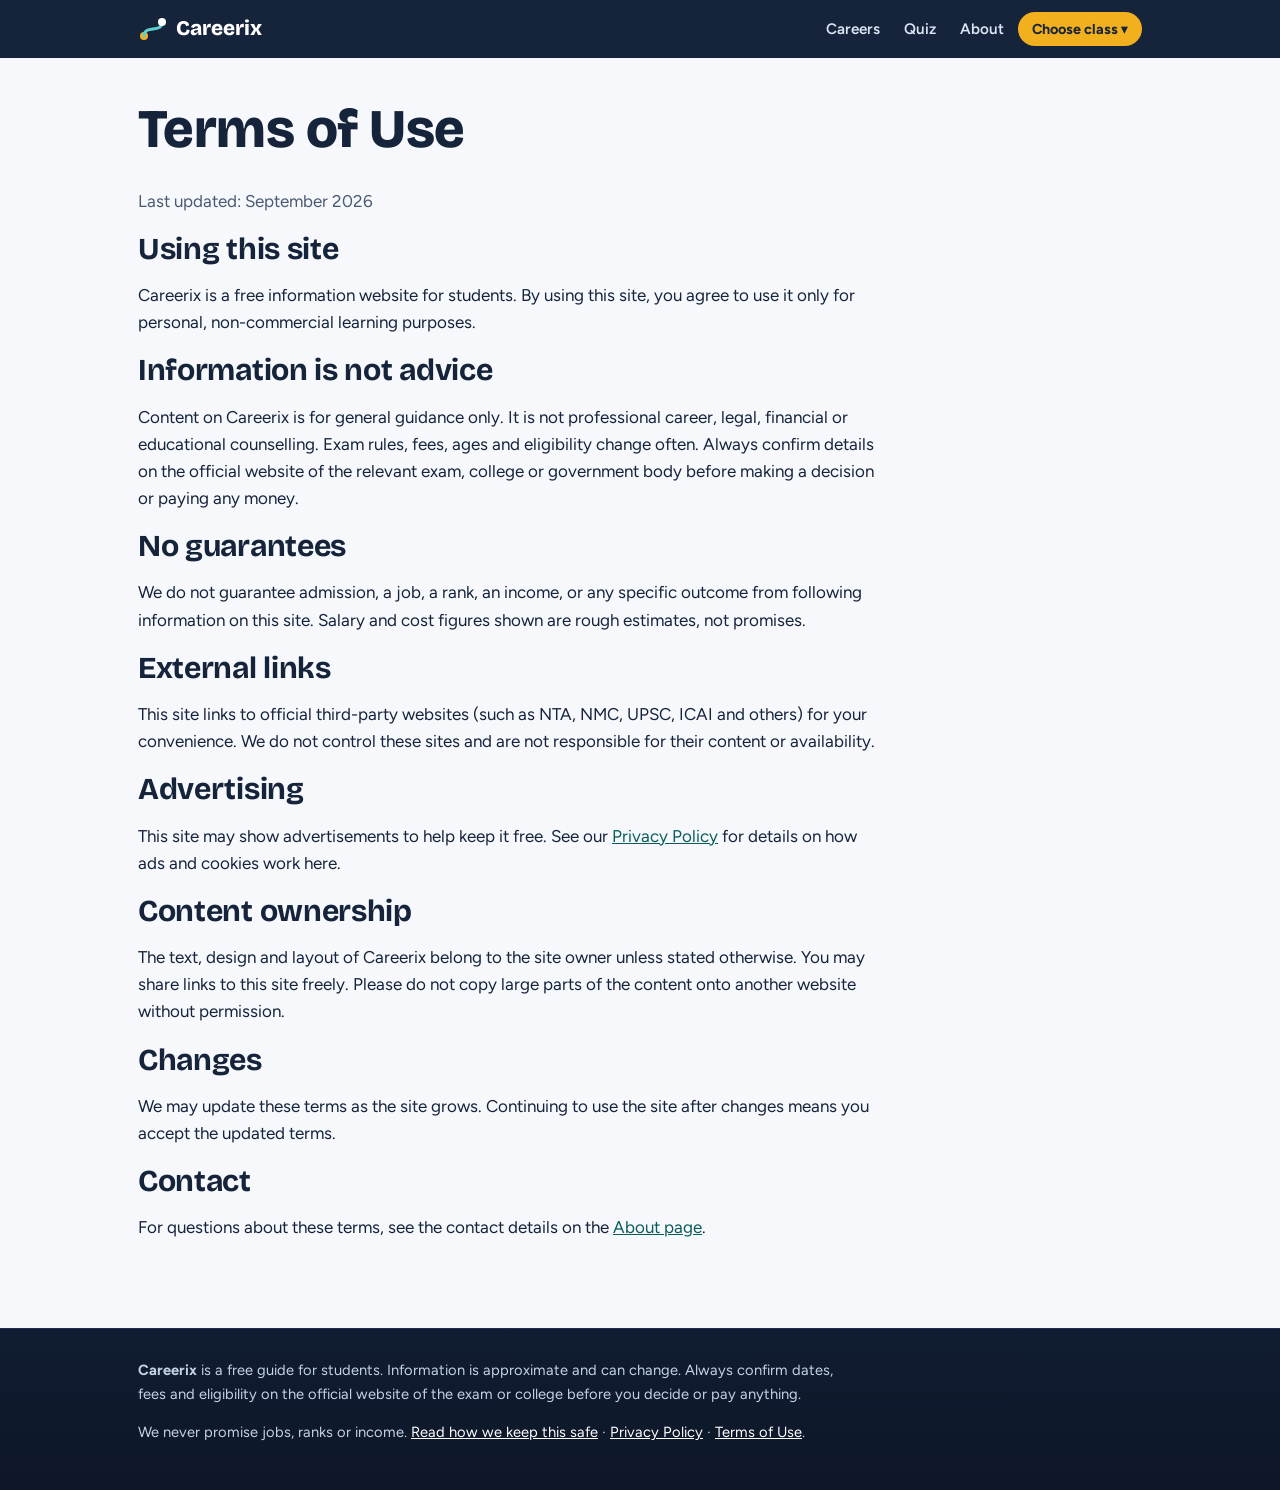
<file: terms.html>
<!DOCTYPE html>
<html lang="en">
<head>
  <meta name="google-site-verification" content="pgcPtvPe8wboUWy4FonGk49oxaHqmCwMqP8wlRzvu7o" />
  <!-- Google tag (gtag.js), loaded after the page finishes so it never competes with rendering -->
  <script>
    window.dataLayer = window.dataLayer || [];
    function gtag(){dataLayer.push(arguments);}
    gtag('js', new Date());
    gtag('config', 'G-3VFRKDKVZB');
    function __loadGA(){
      var s = document.createElement('script');
      s.async = true;
      s.src = 'https://www.googletagmanager.com/gtag/js?id=G-3VFRKDKVZB';
      document.head.appendChild(s);
    }
    if (document.readyState === 'complete') { __loadGA(); }
    else { window.addEventListener('load', __loadGA); }
  </script>
  <meta charset="utf-8">
  <meta name="viewport" content="width=device-width, initial-scale=1">
  <title>Terms of Use | Careerix</title>
  <meta name="description" content="Terms for using the Careerix website.">
  <link rel="icon" href="data:image/svg+xml,%3Csvg xmlns='http://www.w3.org/2000/svg' viewBox='0 0 30 30'%3E%3Ccircle cx='6' cy='22' r='4' fill='%23f2b01e'/%3E%3Cpath d='M6 22 C6 10, 24 20, 24 8' stroke='%230e7c7b' stroke-width='3' fill='none' stroke-linecap='round'/%3E%3Ccircle cx='24' cy='8' r='4' fill='%2315233b'/%3E%3C/svg%3E">
  <link href="https://fonts.googleapis.com/css2?family=Bricolage+Grotesque:wght@600;700;800&family=Figtree:wght@400;600;700&display=swap" rel="stylesheet">
  <link rel="stylesheet" href="style.css">
</head>
<body data-page="terms">
  <div id="site-header"></div>

  <main class="section">
    <div class="wrap">
      <h1>Terms of Use</h1>
      <p class="muted">Last updated: September 2026</p>

      <h2>Using this site</h2>
      <p>Careerix is a free information website for students. By using this site, you agree to use it only for personal, non-commercial learning purposes.</p>

      <h2>Information is not advice</h2>
      <p>Content on Careerix is for general guidance only. It is not professional career, legal, financial or educational counselling. Exam rules, fees, ages and eligibility change often. Always confirm details on the official website of the relevant exam, college or government body before making a decision or paying any money.</p>

      <h2>No guarantees</h2>
      <p>We do not guarantee admission, a job, a rank, an income, or any specific outcome from following information on this site. Salary and cost figures shown are rough estimates, not promises.</p>

      <h2>External links</h2>
      <p>This site links to official third-party websites (such as NTA, NMC, UPSC, ICAI and others) for your convenience. We do not control these sites and are not responsible for their content or availability.</p>

      <h2>Advertising</h2>
      <p>This site may show advertisements to help keep it free. See our <a href="privacy.html">Privacy Policy</a> for details on how ads and cookies work here.</p>

      <h2>Content ownership</h2>
      <p>The text, design and layout of Careerix belong to the site owner unless stated otherwise. You may share links to this site freely. Please do not copy large parts of the content onto another website without permission.</p>

      <h2>Changes</h2>
      <p>We may update these terms as the site grows. Continuing to use the site after changes means you accept the updated terms.</p>

      <h2>Contact</h2>
      <p>For questions about these terms, see the contact details on the <a href="about.html">About page</a>.</p>
    </div>
  </main>

  <div id="site-footer"></div>

  <script>
/*
  Careerix career data.
  To add a career: copy one block below, change the values, and add it to the list.
  Roadmap step "s" (stage) must be one of: "9", "10", "11", "12", "college", "work".
  Set verified:true only after you have checked every fact on the official websites.
*/
window.CAREERS = [
  {
    id: "doctor",
    name: "Doctor (MBBS)",
    tagline: "Diagnose and treat patients. Long study, high responsibility, respected everywhere.",
    streams: ["Science"],
    streamNote: "Science with Physics, Chemistry, Biology and English (PCB)",
    verified: true,
    updated: "September 2026",
    overview: "To become a doctor in India you complete MBBS after Class 12. Admission is only through NEET UG, so your Class 11 and 12 preparation decides everything. After MBBS you can start working or study further for a specialty.",
    roadmap: [
      { s: "9", t: "Build strong basics", d: "Focus on NCERT Science and Maths. Read the Biology chapters with curiosity. There is no exam yet, but concepts learned now make Class 11 easier." },
      { s: "10", t: "Choose Science with Biology", d: "After Class 10 pick the Science stream with Physics, Chemistry, Biology and English. Check that your school offers PCB (or PCMB)." },
      { s: "11", t: "Start NEET-focused study", d: "Study NCERT Class 11 Physics, Chemistry and Biology line by line. Take chapter tests. Decide whether you will self-study, join coaching, or use an online course." },
      { s: "12", t: "Class 12 boards and NEET UG", d: "Pass Class 12 with PCB and English. The usual minimum is 50% aggregate for General category (lower for reserved categories). Appear for NEET UG, conducted by NTA, usually in May. You must be at least 17 years old by 31 December of the admission year." },
      { s: "12", t: "Counselling and seat allotment", d: "MCC runs counselling for the 15% All India Quota and central institutes. Each state runs its own counselling for the 85% state quota seats, and state domicile rules apply. Register, fill choices, and report to your allotted college." },
      { s: "college", t: "MBBS: 5.5 years", d: "4.5 years of study plus 1 year of compulsory rotating internship in a hospital." },
      { s: "work", t: "Register and start practising", d: "After internship you register with the State Medical Council / NMC to practise as a doctor." },
      { s: "work", t: "Specialise (optional)", d: "Take NEET PG for MD/MS or diploma courses. Super-specialisation (DM/MCh) comes after that." }
    ],
    subjects: ["Physics", "Chemistry", "Biology", "English"],
    skills: ["Patience and empathy", "Strong memory and concepts", "Handling long study hours", "Calm under pressure", "Clear communication with patients"],
    exams: [
      { name: "NEET UG", body: "National Testing Agency (NTA)", note: "The only entrance for MBBS in India, including private and deemed universities." },
      { name: "NEET PG", body: "NBEMS", note: "After MBBS, for MD/MS and diploma seats." }
    ],
    courses: [
      { name: "MBBS", duration: "5.5 years (including 1 year internship)" },
      { name: "Other NEET routes: BDS, BAMS, BHMS, BSc Nursing", duration: "Around 4 to 5.5 years" }
    ],
    cost: {
      govt: "Very low in government colleges: roughly ₹1 lakh to ₹10 lakh for the whole course, depending on the state.",
      private: "Roughly ₹50 lakh to ₹1.5 crore or more for the whole course.",
      note: "Approximate. Fees differ by state and college. Check the official fee details in MCC or state counselling."
    },
    roles: [
      { title: "Government Medical Officer", pay: "Fixed pay scale plus allowances; varies by state" },
      { title: "Resident doctor (during MD/MS)", pay: "Monthly stipend; varies by college" },
      { title: "Specialist / Surgeon", pay: "Rises a lot after specialisation; varies widely" },
      { title: "Public health, medical research, teaching", pay: "Depends on institution and role" }
    ],
    salaryNote: "Early years are usually modest and pay grows after specialisation. Pay depends heavily on state, hospital and specialty. Treat any number you see online as a rough guide.",
    faqs: [
      { q: "Can I become a doctor without NEET?", a: "No. NEET UG is compulsory for MBBS in India, in government and private colleges." },
      { q: "Do I need Maths for MBBS?", a: "No. You need Physics, Chemistry, Biology and English in Class 12." },
      { q: "Government or private college?", a: "Government seats cost far less but need a much higher NEET rank. Private seats are easier to get but very expensive." },
      { q: "How many times can I attempt NEET?", a: "There is currently no limit on attempts and no upper age limit, but always confirm in the latest NEET information bulletin." },
      { q: "What if I do not get MBBS?", a: "NEET also opens BDS, AYUSH courses (BAMS, BHMS), BSc Nursing and allied health courses. You can also repeat the attempt." }
    ],
    checklist: [
      "Choose Science with Biology after Class 10",
      "Finish NCERT Biology, Chemistry and Physics line by line",
      "Read the NEET UG information bulletin when NTA releases it",
      "Solve previous year NEET papers",
      "Register for NEET UG only on the official website",
      "Keep documents ready for counselling (marksheets, ID, category certificate)",
      "Plan a backup: BDS, AYUSH, Nursing or a repeat attempt"
    ],
    sources: [
      { label: "NEET UG (NTA)", url: "https://neet.nta.nic.in" },
      { label: "National Medical Commission", url: "https://www.nmc.org.in" },
      { label: "MCC counselling", url: "https://mcc.nic.in" }
    ],
    tags: { bio: 3, people: 2, service: 2, research: 1 }
  },

  {
    id: "engineer",
    name: "Engineer",
    tagline: "Design and build machines, buildings, circuits and systems. Maths and problem solving all the way.",
    streams: ["Science"],
    streamNote: "Science with Physics, Maths compulsory, plus Chemistry (most common), Biology, Biotechnology or a vocational subject",
    verified: true,
    updated: "September 2026",
    overview: "Most engineers do a 4-year B.Tech after Class 12. JEE Main has no age limit and no minimum Class 12 marks just to appear, but admission to NITs, IIITs and GFTIs needs 75% aggregate in Class 12 (65% for SC/ST/PwD), or a top-20-percentile finish. Top government institutes (IITs) admit through JEE Advanced, which only students among the top scorers of JEE Main can attempt.",
    roadmap: [
      { s: "9", t: "Get strong in Maths and Science", d: "Build your basics in Maths and Physics. Practise problems, not just reading." },
      { s: "10", t: "Choose Science with Maths (PCM)", d: "After Class 10 pick Physics, Maths and one more subject from Chemistry, Biology, Biotechnology or a vocational subject, along with English." },
      { s: "11", t: "Start JEE-level preparation", d: "Study NCERT first, then problem books. Decide between self-study, coaching or online classes." },
      { s: "12", t: "Boards and JEE / state exams", d: "Physics and Maths are compulsory in Class 12 for JEE Main; there is no minimum percentage or age limit to appear in the exam itself. Appear for JEE Main (2 sessions, up to 6 attempts over 3 years); admission to NITs, IIITs and GFTIs needs 75% aggregate in Class 12 (65% for SC/ST/PwD). Top JEE Main scorers can then appear for JEE Advanced (for IITs), which has its own separate age condition (born on or after 1 October 2002 for General/OBC-NCL/EWS, with relaxation for SC/ST/PwD). Also check state entrance exams and private university exams such as BITSAT and VITEEE." },
      { s: "college", t: "B.Tech: 4 years", d: "Choose a branch (Computer Science, Mechanical, Civil, Electrical, Electronics and more). Do internships from the 2nd or 3rd year and build projects." },
      { s: "work", t: "Job, GATE or higher studies", d: "Options: campus placement, government/PSU jobs through GATE, M.Tech, MBA, or starting your own venture." }
    ],
    subjects: ["Physics", "Maths", "Chemistry / Biology / vocational subject", "English"],
    skills: ["Logical thinking", "Problem solving", "Basic coding", "Curiosity about how things work"],
    exams: [
      { name: "JEE Main", body: "National Testing Agency (NTA)", note: "No age limit to appear; up to 6 attempts over 3 consecutive years from your Class 12 passing year. For NITs, IIITs and GFTIs." },
      { name: "JEE Advanced", body: "Conducted by an IIT on rotation", note: "Only for the top scorers of JEE Main. Has its own age condition (born on or after 1 Oct 2002 for General/OBC-NCL/EWS, with SC/ST/PwD relaxation) — for admission to IITs." },
      { name: "State entrance exams and BITSAT / VITEEE", body: "Various", note: "For state and private colleges." },
      { name: "GATE", body: "IITs / IISc", note: "After B.Tech, for M.Tech and PSU jobs." }
    ],
    courses: [
      { name: "B.Tech / B.E.", duration: "4 years" },
      { name: "M.Tech (optional)", duration: "2 years" }
    ],
    cost: {
      govt: "Government institutes (IIT/NIT) cost roughly ₹5 lakh to ₹10 lakh for the full course.",
      private: "Private colleges roughly ₹8 lakh to ₹25 lakh or more for the full course.",
      note: "Approximate. Fees change each year and differ by college. Check the official website of each college."
    },
    roles: [
      { title: "Software / IT engineer", pay: "Entry pay varies widely by company and college" },
      { title: "Core engineer (mechanical, civil, electrical)", pay: "Usually lower at entry than IT and grows with experience" },
      { title: "PSU / government engineer", pay: "Fixed government pay scale" },
      { title: "Research, M.Tech, MBA or startup", pay: "Depends on path" }
    ],
    salaryNote: "Pay depends far more on your skills, college and branch than on the degree itself.",
    faqs: [
      { q: "Is there an age limit for JEE?", a: "JEE Main has no age limit. JEE Advanced has its own separate age condition tied to your birth date, so check the official notification if you took a long gap." },
      { q: "Do I need coaching for JEE?", a: "Not compulsory. Many students crack it through self-study or online classes. Coaching helps some people with structure and practice." },
      { q: "Can I become an engineer without JEE?", a: "Yes. Many state and private colleges admit through state exams, BITSAT, VITEEE or their own tests." },
      { q: "Is Maths compulsory?", a: "Yes. Physics and Maths are compulsory in Class 12 for JEE Main, along with one more subject from Chemistry, Biology, Biotechnology or a vocational subject." },
      { q: "Which branch should I choose?", a: "Pick by interest and by what you enjoy building or solving, not only by placement stories." }
    ],
    checklist: [
      "Choose Science with Maths after Class 10",
      "Finish NCERT Physics, Chemistry and Maths",
      "Read the JEE Main information bulletin on the official site",
      "Solve previous year JEE papers",
      "Check state entrance exams and private college exams",
      "Start a small project or learn basic coding"
    ],
    sources: [
      { label: "JEE Main (NTA)", url: "https://jeemain.nta.nic.in" },
      { label: "JEE Advanced", url: "https://jeeadv.ac.in" }
    ],
    tags: { maths: 3, tech: 2, research: 1 }
  },

  {
    id: "software-developer",
    name: "Software Developer",
    tagline: "Build apps, websites and software. You can start learning from home, even in school.",
    streams: ["Science", "Commerce", "Arts"],
    streamNote: "Any stream works. Maths helps but is not compulsory.",
    verified: true,
    updated: "September 2026",
    overview: "Software developers write the code behind apps, websites and games. You can enter through a degree (B.Tech CSE, BCA, B.Sc Computer Science) or by learning skills yourself and building a portfolio of projects. CUET has no age limit and no fixed minimum Class 12 marks from NTA, though individual universities set their own course cut-offs.",
    roadmap: [
      { s: "9", t: "Try coding for free", d: "Start with a beginner course on Python or web basics (HTML, CSS, JavaScript). Build tiny things like a calculator or a quiz page." },
      { s: "10", t: "Pick a stream that keeps options open", d: "Science with Maths gives the most options (B.Tech). Commerce or Arts with Computer Science can lead to BCA or B.Sc." },
      { s: "11", t: "Learn one language properly", d: "Go deeper in Python or JavaScript. Learn how to use GitHub and put your projects online." },
      { s: "12", t: "Choose your route", d: "Route A: B.Tech CSE through JEE or state exams. Route B: BCA / B.Sc Computer Science, often through CUET or the college's own test." },
      { s: "college", t: "Degree plus real projects", d: "3 to 4 years. Build projects, do internships, contribute to open source, and practise problem solving." },
      { s: "work", t: "First job and growth", d: "Start as a junior or intern developer, then specialise: web, mobile, backend, cloud, AI or cybersecurity." }
    ],
    subjects: ["Maths (helpful)", "Computer Science / Informatics Practices (if available)", "English"],
    skills: ["Logical thinking", "One programming language", "Problem solving", "Reading documentation", "Patience with debugging"],
    exams: [
      { name: "JEE Main / state exams", body: "NTA / states", note: "For B.Tech CSE." },
      { name: "CUET", body: "National Testing Agency (NTA)", note: "For many central universities' BCA / B.Sc programmes." },
      { name: "College's own entrance tests", body: "Various", note: "Common for BCA and private universities." }
    ],
    courses: [
      { name: "B.Tech CSE / IT", duration: "4 years" },
      { name: "BCA or B.Sc Computer Science", duration: "3 years" },
      { name: "MCA (optional)", duration: "2 years" }
    ],
    cost: {
      govt: "Government colleges are the cheapest route, roughly ₹1 lakh to ₹10 lakh depending on the course.",
      private: "Private colleges roughly ₹3 lakh to ₹20 lakh or more depending on the course and college.",
      note: "Approximate. Many free resources exist, so your skills can grow whatever college you get."
    },
    roles: [
      { title: "Frontend / Backend / Full-stack developer", pay: "Entry pay varies widely by company" },
      { title: "Mobile app developer", pay: "Varies" },
      { title: "Data or AI engineer", pay: "Varies; often needs stronger Maths" },
      { title: "Freelance developer", pay: "Not fixed; depends on skills and clients" }
    ],
    salaryNote: "Skills and projects matter more than the name of your degree. Pay varies a lot between companies. Be careful about ads promising guaranteed jobs or income.",
    faqs: [
      { q: "Can I become a developer without a B.Tech?", a: "Yes. BCA, B.Sc or self-learning with a strong portfolio can work. Some companies still prefer a degree, so keep a degree route open." },
      { q: "Which language should I start with?", a: "Python is a friendly start. JavaScript is great if you want to build websites." },
      { q: "Do I need a laptop?", a: "It helps a lot, but you can begin on a phone with browser-based coding tools and move to a laptop later." },
      { q: "Is AI going to replace developers?", a: "AI tools change how developers work, but people who understand problems and code well are still needed. Learn to use AI tools while you build strong basics." }
    ],
    checklist: [
      "Complete one free beginner course",
      "Build 3 small projects",
      "Create a GitHub account and upload your projects",
      "Learn basic problem solving (arrays, loops, logic)",
      "Choose a degree route for after Class 12",
      "Avoid paid courses that promise guaranteed jobs"
    ],
    sources: [
      { label: "CUET (NTA)", url: "https://cuet.nta.nic.in" },
      { label: "JEE Main (NTA)", url: "https://jeemain.nta.nic.in" }
    ],
    tags: { tech: 3, maths: 2, create: 1 }
  },

  {
    id: "ca-finance",
    name: "CA / Finance",
    tagline: "Work with accounts, tax, audit and money. Tough exams, strong demand.",
    streams: ["Commerce", "Science", "Arts"],
    streamNote: "Commerce is common, but students from any stream can enter.",
    verified: true,
    updated: "September 2026",
    overview: "A Chartered Accountant (CA) handles accounting, tax, auditing and financial advice. CA is a professional course run by ICAI, not a normal degree. Registration for CA Foundation needs a mandatory 4-month study gap before the exam (so register at least 4 months before your target attempt), and CA Intermediate needs an 8-month gap. Many students also do B.Com alongside. Other finance routes are CMA, CFA and CS.",
    roadmap: [
      { s: "9", t: "Get comfortable with Maths and Accounts", d: "Build number sense. If your school offers it, learn basic Commerce ideas." },
      { s: "10", t: "Choose Commerce (or another stream)", d: "Commerce with Accountancy, Business Studies and Economics is the most direct. Maths is helpful." },
      { s: "11", t: "Learn Accountancy well", d: "Practise journal entries and ledgers. Consider learning basic Excel." },
      { s: "12", t: "Register for CA Foundation", d: "Register with ICAI and take the CA Foundation exam. Check ICAI's latest rules for registration timing and eligibility." },
      { s: "college", t: "CA Intermediate, articleship, Final", d: "Pass Intermediate, complete practical training (articleship) with a practising CA, then clear the Final. Many students do B.Com or another degree in parallel." },
      { s: "work", t: "Practice, job or higher finance", d: "Options: work in a firm, corporate finance, start your own practice, or move into investment or consulting roles." }
    ],
    subjects: ["Accountancy", "Business Studies", "Economics", "Maths (helpful)"],
    skills: ["Attention to detail", "Comfort with numbers", "Discipline for long exams", "Basic Excel", "Honesty and ethics"],
    exams: [
      { name: "CA Foundation, Intermediate and Final", body: "ICAI", note: "Foundation needs a 4-month study gap after registering; Intermediate needs 8 months. Graduates (55% Commerce / 60% others) can skip Foundation via the Direct Entry route. Check ICAI for the latest scheme and attempt dates." },
      { name: "CMA / CS / CFA (alternatives)", body: "ICMAI / ICSI / CFA Institute", note: "Other finance qualifications." }
    ],
    courses: [
      { name: "CA (Foundation, Intermediate, Final)", duration: "Roughly 4.5 to 5+ years including articleship" },
      { name: "B.Com (in parallel or alone)", duration: "3 years" }
    ],
    cost: {
      govt: "CA exam fees are relatively low compared with other professional courses.",
      private: "Coaching is optional and can add a significant cost.",
      note: "Approximate and changes often. Check ICAI's official fee details."
    },
    roles: [
      { title: "Chartered Accountant (practice)", pay: "Grows with your client base and experience" },
      { title: "Auditor / Tax consultant", pay: "Varies by firm" },
      { title: "Corporate finance / CFO track", pay: "Varies by company" },
      { title: "Investment or financial analyst", pay: "Varies" }
    ],
    salaryNote: "CA fresher pay varies by firm and city and grows with experience. Pass rates are low, so consistent effort matters more than a quick result.",
    faqs: [
      { q: "Is CA very hard?", a: "Yes, pass rates are low. But steady study and practice work for many students." },
      { q: "Can I do CA and B.Com together?", a: "Many students do. Check your college's attendance rules." },
      { q: "Is CA possible from Science or Arts?", a: "Yes. The route starts with ICAI registration, which is open to students from all streams." }
    ],
    checklist: [
      "Read ICAI's latest student pages on eligibility and registration",
      "Pick Commerce or keep another stream with a plan",
      "Practise Accountancy every week",
      "Learn basic Excel",
      "Plan articleship early"
    ],
    sources: [
      { label: "ICAI (official)", url: "https://www.icai.org" }
    ],
    tags: { finance: 3, maths: 2, business: 1 }
  },

  {
    id: "lawyer",
    name: "Lawyer",
    tagline: "Argue cases, advise companies and protect people's rights. Reading, writing and speaking matter most.",
    streams: ["Arts", "Commerce", "Science"],
    streamNote: "Any stream is accepted for law entrance exams.",
    verified: true,
    updated: "September 2026",
    overview: "You can study law right after Class 12 through a 5-year integrated course (BA LLB, BBA LLB), or after graduation through a 3-year LLB. CLAT has no upper age limit and needs 45% in Class 12 (40% for SC/ST), and is held once a year (CLAT 2027 is set for 6 December 2026). To practise in court you enrol with a State Bar Council and clear the All India Bar Examination.",
    roadmap: [
      { s: "9", t: "Read and speak more", d: "Read newspapers, join debates and practise writing clearly." },
      { s: "10", t: "Any stream works", d: "Arts (History, Political Science) is common, but Commerce and Science students can also take law." },
      { s: "11", t: "Build reading and reasoning skills", d: "Read the news daily, practise logical reasoning, basic quantitative technique questions, and improve English." },
      { s: "12", t: "Law entrance exams", d: "CLAT has no age limit and needs 45% in Class 12 (40% SC/ST/PwD); it tests English, current affairs, legal reasoning, logical reasoning and quantitative techniques across 24 NLUs. Also check AILET (NLU Delhi), LSAT India or university-specific tests. Check each exam's official notification for exact dates." },
      { s: "college", t: "5-year integrated law or 3-year LLB", d: "Do moot courts, internships with lawyers and courts, and legal writing." },
      { s: "work", t: "Enrol and choose a path", d: "Enrol with a State Bar Council, clear AIBE, and choose litigation, corporate law, judiciary (judicial services exams), or legal advisory." }
    ],
    subjects: ["English", "History / Political Science (helpful)", "Any stream subjects"],
    skills: ["Reading fast and clearly", "Logical reasoning", "Basic quantitative aptitude", "Writing and speaking", "Patience and research"],
    exams: [
      { name: "CLAT", body: "Consortium of NLUs", note: "No age limit; 45% in Class 12 (40% SC/ST). For 24 National Law Universities." },
      { name: "AILET", body: "NLU Delhi", note: "For NLU Delhi." },
      { name: "AIBE", body: "Bar Council of India", note: "After law, to practise as an advocate." },
      { name: "Judicial Services exams", body: "State High Courts / PSCs", note: "To become a judge (magistrate) after LLB." }
    ],
    courses: [
      { name: "BA LLB / BBA LLB (integrated)", duration: "5 years" },
      { name: "LLB after graduation", duration: "3 years" },
      { name: "LLM (optional)", duration: "1 to 2 years" }
    ],
    cost: {
      govt: "Public law universities are relatively affordable.",
      private: "Private law universities can be very expensive.",
      note: "Approximate; check each university's official fees."
    },
    roles: [
      { title: "Litigation advocate", pay: "Modest at first; grows with experience and reputation" },
      { title: "Corporate lawyer", pay: "Often higher, especially from top law schools" },
      { title: "Judge (judicial services)", pay: "Fixed government pay scale" },
      { title: "Legal advisor / in-house counsel", pay: "Varies" }
    ],
    salaryNote: "Early litigation income is often modest and grows with time. Corporate roles from top colleges pay more. Results vary a lot.",
    faqs: [
      { q: "Is Maths needed for law?", a: "Not much. Reading, reasoning and English are more important." },
      { q: "Can I do law after graduation?", a: "Yes. You can do a 3-year LLB after any graduation degree." },
      { q: "How do I become a judge?", a: "Complete LLB and clear the Judicial Services exam of your state or the relevant high court." }
    ],
    checklist: [
      "Read a newspaper every day",
      "Practise English and logical reasoning",
      "Note CLAT dates from the official consortium website",
      "Attend a moot court or debate",
      "Find a lawyer or court intern option during college"
    ],
    sources: [
      { label: "Consortium of NLUs (CLAT)", url: "https://consortiumofnlus.ac.in" },
      { label: "Bar Council of India", url: "https://www.barcouncilofindia.org" }
    ],
    tags: { law: 3, write: 2, people: 1, service: 1 }
  },

  {
    id: "teacher",
    name: "Teacher / Professor",
    tagline: "Help others learn. Stable career with real impact on students.",
    streams: ["Arts", "Commerce", "Science"],
    streamNote: "Choose the stream of the subject you want to teach.",
    verified: true,
    updated: "September 2026",
    overview: "To teach in schools you usually need a graduation degree in your subject plus a teacher training degree (B.Ed, standardised to 2 years by NCTE), and you clear TET/CTET (no upper age limit, minimum age 17, no limit on attempts). To teach in colleges you generally complete a master's degree and clear NET, or hold a PhD.",
    roadmap: [
      { s: "9", t: "Practise explaining", d: "Help classmates with a topic. Teaching others is the best way to learn." },
      { s: "10", t: "Choose a stream by your teaching subject", d: "Pick the stream that matches the subject you love, such as Maths, Science, English or History." },
      { s: "11", t: "Go deep in your subject", d: "Build strong understanding of your favourite subject." },
      { s: "12", t: "Choose your degree route", d: "Route A: graduation in your subject, then B.Ed. Route B: an integrated teacher education programme (ITEP) if offered. CUET is used by many universities. Check the official notifications." },
      { s: "college", t: "Graduation, then teacher training", d: "Finish your degree, then B.Ed (2 years) or an integrated course. For college teaching, continue to a master's degree." },
      { s: "work", t: "TET / CTET, NET and jobs", d: "Clear TET/CTET for school jobs. Clear NET (and often PhD) for college and university jobs." }
    ],
    subjects: ["Your chosen teaching subject", "English or Hindi communication"],
    skills: ["Clear explanation", "Patience", "Subject knowledge", "Speaking and listening"],
    exams: [
      { name: "CTET / State TET", body: "CBSE / states", note: "Eligibility for school teaching jobs." },
      { name: "UGC NET", body: "NTA", note: "For assistant professor and research fellowship." },
      { name: "CUET", body: "NTA", note: "For admission to many central universities." }
    ],
    courses: [
      { name: "Graduation (B.A / B.Sc / B.Com)", duration: "3 years" },
      { name: "B.Ed", duration: "2 years" },
      { name: "M.A / M.Sc and PhD (for college teaching)", duration: "2 years plus research years" }
    ],
    cost: {
      govt: "Government colleges keep costs low.",
      private: "Private colleges cost more.",
      note: "Approximate; check the official fee pages of the institutes."
    },
    roles: [
      { title: "Primary / secondary school teacher", pay: "Varies by government or private school" },
      { title: "College / university professor", pay: "Government pay scale; private varies" },
      { title: "Coaching or online educator", pay: "Depends on students and reputation" },
      { title: "Curriculum designer / education content creator", pay: "Varies" }
    ],
    salaryNote: "Government teaching jobs have fixed scales and are considered stable. Private school pay varies a lot.",
    faqs: [
      { q: "Do I need B.Ed to teach?", a: "For most school teaching jobs, yes. Check the latest NCTE and state rules." },
      { q: "Can I teach online?", a: "Yes, but pay and stability vary. A strong subject base and communication skills matter." },
      { q: "How do I teach in college?", a: "Complete a master's degree and clear UGC NET (or hold a PhD as per rules)." }
    ],
    checklist: [
      "Decide the subject you want to teach",
      "Practise explaining a topic to someone every week",
      "Check current B.Ed and TET rules on official sites",
      "Plan your degree and B.Ed timeline"
    ],
    sources: [
      { label: "CTET", url: "https://ctet.nic.in" },
      { label: "NCTE", url: "https://ncte.gov.in" }
    ],
    tags: { teach: 3, people: 2, write: 1, service: 1 }
  },

  {
    id: "government-jobs",
    name: "Government Jobs (UPSC, SSC, Banking)",
    tagline: "Serve the country through civil services, administration, railways, banking and more.",
    streams: ["Arts", "Commerce", "Science"],
    streamNote: "Any stream. Most exams need a graduation degree first.",
    verified: true,
    updated: "September 2026",
    overview: "Government jobs are filled through exams. UPSC Civil Services (IAS, IPS, IFS and others) needs any graduation degree; age must be 21-32 for General/EWS (35 for OBC, 37 for SC/ST, up to 42 for PwBD, all as on 1 August of the exam year), with 6 attempts for General/EWS, 9 for OBC, and unlimited (within the age limit) for SC/ST. SSC, banking, railways and state PSC exams have different education and age rules. Competition is high, so a backup plan is wise.",
    roadmap: [
      { s: "9", t: "Build reading habits", d: "Read the newspaper and NCERT books. Take an interest in how the country works." },
      { s: "10", t: "Choose the stream you enjoy", d: "Any stream can lead here. Choose what you can score well in." },
      { s: "11", t: "Keep a strong base", d: "Focus on your subjects and keep reading current affairs and general knowledge." },
      { s: "12", t: "Choose your graduation degree", d: "Pick a degree you can finish well. Consider a course that helps with a backup career." },
      { s: "college", t: "Graduate and start exam preparation", d: "Study the syllabus for the exam you want (UPSC, SSC CGL, banking or state PSC). Check age limits and attempt limits on the official site." },
      { s: "work", t: "Appear for exams and keep a backup", d: "Many candidates take more than one attempt. Keep a backup job or skill while you prepare." }
    ],
    subjects: ["Any stream", "Strong NCERT base (History, Geography, Polity, Economy, Science)"],
    skills: ["Consistent study habit", "Current affairs awareness", "Answer writing", "Handling long preparation"],
    exams: [
      { name: "UPSC Civil Services Examination", body: "UPSC", note: "Prelims, Mains and Interview. Age 21-32 (General/EWS), 21-35 (OBC), 21-37 (SC/ST), as on 1 August of the exam year; always check the current notification." },
      { name: "SSC CGL and similar", body: "Staff Selection Commission", note: "For many central government posts." },
      { name: "IBPS / SBI exams", body: "IBPS / SBI", note: "For banking jobs." },
      { name: "State PSC exams", body: "State Public Service Commissions", note: "For state civil services." }
    ],
    courses: [
      { name: "Any graduation degree", duration: "3 to 4 years" }
    ],
    cost: {
      govt: "The exam fees are low. Coaching is optional.",
      private: "Coaching can cost from a small amount to a large amount depending on the programme.",
      note: "Approximate. Many students use free resources and self-study."
    },
    roles: [
      { title: "IAS / IPS / IFS and other Civil Services", pay: "Government pay scale plus allowances" },
      { title: "SSC posts (clerk, inspector, officer)", pay: "Government pay scale" },
      { title: "Bank PO / Clerk", pay: "Bank pay scale" },
      { title: "State civil services", pay: "State pay scale" }
    ],
    salaryNote: "Pay is decided by government pay scales and allowances, and the job security is a major attraction. Success is not guaranteed, so plan a backup.",
    faqs: [
      { q: "Can I prepare while studying in college?", a: "Yes. Many students start in the final years of graduation." },
      { q: "Is coaching required?", a: "Not required. Many candidates succeed with self-study." },
      { q: "How many attempts do I get for UPSC?", a: "6 attempts for General/EWS, 9 for OBC, and unlimited attempts (within the age limit) for SC/ST. Always check the latest UPSC notification for exact figures." }
    ],
    checklist: [
      "Read the official notification of your target exam",
      "Read one newspaper daily",
      "Read NCERT books",
      "Note age and attempt limits from the official site",
      "Plan a backup skill or job"
    ],
    sources: [
      { label: "UPSC", url: "https://upsc.gov.in" },
      { label: "SSC", url: "https://ssc.gov.in" }
    ],
    tags: { service: 3, law: 1, write: 1, people: 1 }
  },

  {
    id: "defence-nda",
    name: "Defence Officer (NDA)",
    tagline: "Join the Army, Navy or Air Force as an officer. Fitness, discipline and courage.",
    streams: ["Science", "Arts", "Commerce"],
    streamNote: "Army wing accepts any stream. Air Force and Navy wings need Physics and Maths in Class 12.",
    verified: true,
    updated: "September 2026",
    overview: "The National Defence Academy (NDA) exam is conducted by UPSC, twice a year, for students who are Class 12 pass or appearing (Class 11 students are not eligible). The age window is strict: 16.5 to 19.5 years, with no relaxation for any category. Since 2022, unmarried women can apply for all three wings (Army, Navy, Air Force). After NDA training you become an officer. Other routes include CDS after graduation. Physical and medical fitness are essential.",
    roadmap: [
      { s: "9", t: "Build fitness habits", d: "Run, do basic exercises and stay active. Sleep and diet matter." },
      { s: "10", t: "Choose your stream with options in mind", d: "Science with Maths keeps all NDA wings open (Army, Navy, Air Force)." },
      { s: "11", t: "Study and stay fit", d: "Prepare Maths and General Ability along with your regular subjects." },
      { s: "12", t: "Appear for NDA exam", d: "Apply through the official UPSC notification. Check age limits, eligibility and gender rules in that notification. The process includes a written exam, SSB interview and medical tests." },
      { s: "college", t: "Training at NDA, then officer training", d: "Cadets train at the NDA, then move to their service academy (IMA, Naval Academy or Air Force Academy)." },
      { s: "work", t: "Commissioned officer", d: "Serve as an officer. Other entry routes include CDS after graduation." }
    ],
    subjects: ["Maths and Physics (for Air Force and Navy wings)", "English", "General knowledge"],
    skills: ["Physical fitness", "Discipline", "Leadership", "Team spirit", "Mental strength"],
    exams: [
      { name: "NDA and NA exam", body: "UPSC", note: "Written exam, then SSB interview and medical." },
      { name: "CDS", body: "UPSC", note: "After graduation, another officer entry route." },
      { name: "Agniveer and other recruitment schemes", body: "Various", note: "Check the official notifications for the latest scheme details." }
    ],
    courses: [
      { name: "NDA training with a degree", duration: "3 years at NDA plus 1 year at a service academy" }
    ],
    cost: {
      govt: "Training and education at the academy are sponsored by the government.",
      private: "Not applicable",
      note: "Approximate. Check the official notification for details."
    },
    roles: [
      { title: "Army officer", pay: "Government pay scale plus allowances" },
      { title: "Navy officer", pay: "Government pay scale plus allowances" },
      { title: "Air Force officer / pilot", pay: "Government pay scale plus allowances" }
    ],
    salaryNote: "Officers receive a government pay scale and allowances. The job is demanding and involves postings across the country.",
    faqs: [
      { q: "Can girls apply for NDA?", a: "Yes. Women are eligible under the current rules. Check the latest official notification for details." },
      { q: "What is SSB?", a: "The Services Selection Board interview tests personality, leadership and mental strength over several days." },
      { q: "What if I do not get selected?", a: "Keep studying. CDS after graduation and other routes exist, and you should always keep a backup plan." }
    ],
    checklist: [
      "Start regular exercise and sleep habits",
      "Take Science with Maths if you want all NDA wings open",
      "Read the latest UPSC NDA notification for eligibility",
      "Practise NDA previous year papers",
      "Learn about SSB and practise communication skills"
    ],
    sources: [
      { label: "UPSC (NDA)", url: "https://upsc.gov.in" }
    ],
    tags: { physical: 3, service: 3 }
  },

  {
    id: "designer",
    name: "Designer (UI/UX, Graphic, Product)",
    tagline: "Make things look good and work well: apps, brands, posters, products.",
    streams: ["Arts", "Science", "Commerce"],
    streamNote: "Any stream. A portfolio of your work matters a lot.",
    verified: true,
    updated: "September 2026",
    overview: "Designers create the look and feel of apps, websites, brands and products. You can enter through design colleges (NID, NIFT, IIT design programmes via UCEED) or by building skills and a portfolio. Note that UCEED and NID B.Des have upper age limits tied to your birth date (similar to JEE Advanced), unlike most other design learning routes. Free tools like Canva and Figma let you start now.",
    roadmap: [
      { s: "9", t: "Start making things", d: "Draw, edit photos and try free tools like Canva. Make posters for school events." },
      { s: "10", t: "Choose a stream you can also use as backup", d: "Any stream works. Keep drawing and design projects going alongside." },
      { s: "11", t: "Build a small portfolio", d: "Collect 5 to 8 of your best designs. Learn the basics of colour, spacing and typography." },
      { s: "12", t: "Design entrance exams", d: "Check exams such as NID DAT, NIFT entrance, UCEED (for IIT design programmes) and other design colleges' tests. Read each official notification." },
      { s: "college", t: "B.Des or a related degree", d: "Typically 4 years. Do internships and grow your portfolio." },
      { s: "work", t: "Work or freelance", d: "Join a studio or company, or freelance. Specialise in UI/UX, branding, motion or product design." }
    ],
    subjects: ["Any stream", "Art or drawing (helpful)"],
    skills: ["Creativity", "Sketching or digital design", "Attention to detail", "Understanding users", "Accepting feedback"],
    exams: [
      { name: "UCEED", body: "IIT Bombay", note: "For B.Des at IIT design programmes and some others." },
      { name: "NID DAT", body: "National Institute of Design", note: "For B.Des at NID." },
      { name: "NIFT entrance", body: "NIFT", note: "For fashion and related design courses." }
    ],
    courses: [
      { name: "B.Des", duration: "4 years" },
      { name: "Design diploma or online certificates", duration: "Months to 1 to 2 years" }
    ],
    cost: {
      govt: "Public design institutes have moderate fees.",
      private: "Private design colleges can be expensive.",
      note: "Approximate. Many free learning resources exist for the skills."
    },
    roles: [
      { title: "UI/UX designer", pay: "Varies by company" },
      { title: "Graphic / brand designer", pay: "Varies" },
      { title: "Product designer", pay: "Varies" },
      { title: "Freelance designer", pay: "Not fixed; depends on clients" }
    ],
    salaryNote: "Your portfolio matters more than certificates. Freelance income is not guaranteed.",
    faqs: [
      { q: "Do I need to be good at drawing?", a: "It helps for some design fields, but UI/UX and digital design rely more on thinking and tools." },
      { q: "Can I start from my phone?", a: "Yes. Canva and Figma work in the browser or app, so you can begin right now." },
      { q: "Do I need a design degree?", a: "Not always. Strong portfolios can open doors, but a degree adds structure and networking." }
    ],
    checklist: [
      "Make 5 designs in Canva or Figma",
      "Learn basics of colour, spacing and fonts",
      "Save your best work as a small portfolio",
      "Check UCEED / NID / NIFT official notifications",
      "Ask for feedback and improve"
    ],
    sources: [
      { label: "UCEED", url: "https://www.uceed.iitb.ac.in" },
      { label: "NIFT", url: "https://www.nift.ac.in" }
    ],
    tags: { create: 3, tech: 1 }
  },

  {
    id: "data-science-ai",
    name: "Data Science / AI",
    tagline: "Use data and machine learning to find patterns and build smart systems.",
    streams: ["Science"],
    streamNote: "Science with Maths is the strongest route.",
    verified: true,
    updated: "September 2026",
    overview: "Data scientists and AI engineers use Maths, statistics and programming to work with data and build models. The usual path is B.Tech (CSE/AI), or B.Sc in Maths, Statistics or Data Science, and then an M.Tech or MS for advanced roles.",
    roadmap: [
      { s: "9", t: "Enjoy Maths and try Python", d: "Practise Maths problems and try beginner Python." },
      { s: "10", t: "Choose Science with Maths", d: "Maths is important for data science and AI." },
      { s: "11", t: "Strengthen Maths and coding", d: "Learn probability and statistics basics. Practise Python." },
      { s: "12", t: "Choose a degree", d: "B.Tech CSE/AI/Data Science through JEE or state exams, or B.Sc Maths, Statistics or Data Science through CUET or college exams." },
      { s: "college", t: "Build data projects", d: "Learn Python, SQL, statistics and machine learning. Work on real projects and datasets, and do internships." },
      { s: "work", t: "Entry role and specialise", d: "Start as an analyst or junior data scientist. Specialise in ML, NLP, computer vision or data engineering. Many roles prefer a master's degree." }
    ],
    subjects: ["Maths", "Physics", "Computer Science (if available)", "English"],
    skills: ["Maths and statistics", "Python", "SQL", "Curiosity about data", "Clear explanation of findings"],
    exams: [
      { name: "JEE Main / state exams", body: "NTA / states", note: "For B.Tech." },
      { name: "CUET", body: "NTA", note: "For B.Sc programmes at many universities." },
      { name: "GATE", body: "IITs / IISc", note: "For M.Tech in related fields." }
    ],
    courses: [
      { name: "B.Tech CSE / AI / Data Science", duration: "4 years" },
      { name: "B.Sc Maths / Statistics / Data Science", duration: "3 years" },
      { name: "M.Tech / MS / M.Sc (optional)", duration: "2 years" }
    ],
    cost: {
      govt: "Government colleges are the most affordable.",
      private: "Private colleges cost more; fees vary widely.",
      note: "Approximate. Many quality courses are free online."
    },
    roles: [
      { title: "Data analyst", pay: "Varies" },
      { title: "Data scientist", pay: "Varies; often higher with advanced degrees" },
      { title: "Machine learning engineer", pay: "Varies" },
      { title: "AI researcher", pay: "Depends on institution and degree" }
    ],
    salaryNote: "Skills, projects and degrees affect pay. The field changes quickly, so learning never stops.",
    faqs: [
      { q: "Do I need very strong Maths?", a: "You need good Maths, especially statistics, probability and linear algebra, but you can build it step by step." },
      { q: "Can I start without a laptop?", a: "You can learn theory on a phone, but coding practice is much easier on a laptop." },
      { q: "Is a master's needed?", a: "Not always, but many advanced AI research roles prefer it." }
    ],
    checklist: [
      "Practise Maths every week",
      "Learn Python basics",
      "Learn basic statistics and probability",
      "Try a small data project",
      "Choose your degree route after Class 12"
    ],
    sources: [
      { label: "CUET (NTA)", url: "https://cuet.nta.nic.in" },
      { label: "JEE Main (NTA)", url: "https://jeemain.nta.nic.in" }
    ],
    tags: { maths: 3, tech: 2, research: 2 }
  },

  {
    id: "business-mba",
    name: "Business / MBA",
    tagline: "Manage teams, run companies or start your own. People, money and decisions.",
    streams: ["Commerce", "Arts", "Science"],
    streamNote: "Any stream. Commerce is a common start.",
    verified: true,
    updated: "September 2026",
    overview: "Business careers include management, marketing, sales, operations and entrepreneurship. You can do BBA or B.Com after Class 12, then an MBA (via CAT and other exams) after graduation. Integrated 5-year IPM programmes (via IPMAT) let you start right after Class 12 too — rules vary a lot by institute: IIM Indore has no fixed minimum Class 12 percentage, while IIM Rohtak needs 60% (55% SC/ST/PwD) and caps age at 20 (25 for SC/ST/PwD).",
    roadmap: [
      { s: "9", t: "Try small business ideas", d: "Sell something at a school fair or run a small project. Learn how money and customers work." },
      { s: "10", t: "Choose the stream you can score in", d: "Commerce is common but Science and Arts can also lead to MBA later." },
      { s: "11", t: "Learn basics of business and Maths", d: "Study Economics, Business Studies or Maths. Improve English and communication." },
      { s: "12", t: "Choose BBA / B.Com or an integrated programme", d: "Options include BBA, B.Com, or integrated management programmes (for example, through IPMAT). Check each institute's official notification." },
      { s: "college", t: "Graduate and gain experience", d: "Do internships, join clubs and build leadership experience." },
      { s: "work", t: "MBA or start working", d: "MBA usually needs an entrance exam such as CAT, and many candidates work for a few years first. You can also start your own business." }
    ],
    subjects: ["Economics", "Business Studies", "Maths (helpful)", "English"],
    skills: ["Communication", "Leadership", "Decision making", "Comfort with numbers", "Teamwork"],
    exams: [
      { name: "CAT", body: "IIMs", note: "For MBA at IIMs and many other B-schools." },
      { name: "IPMAT", body: "IIM Indore / IIM Rohtak", note: "For integrated management programmes after Class 12." },
      { name: "CUET / college tests", body: "NTA / colleges", note: "For BBA and B.Com admission." }
    ],
    courses: [
      { name: "BBA / B.Com", duration: "3 years" },
      { name: "MBA / PGDM", duration: "2 years" }
    ],
    cost: {
      govt: "Public colleges are the cheapest for BBA / B.Com.",
      private: "Top MBA programmes can be very expensive.",
      note: "Approximate. Check fees and placement reports on the official websites."
    },
    roles: [
      { title: "Manager (marketing, operations, HR, finance)", pay: "Varies by company and college" },
      { title: "Consultant", pay: "Varies" },
      { title: "Sales or business development", pay: "Often a mix of fixed pay and incentives" },
      { title: "Entrepreneur", pay: "Not fixed; can be very uncertain" }
    ],
    salaryNote: "MBA pay depends heavily on the institute and your experience. Entrepreneurship has no guaranteed income.",
    faqs: [
      { q: "Do I need to be from Commerce?", a: "No. MBA accepts graduates from all streams." },
      { q: "Should I work before an MBA?", a: "Many people do, because experience helps in interviews and learning." },
      { q: "Can a student start a business?", a: "You can start small projects, but as a minor be careful about money, contracts and safety, and involve a parent or guardian." }
    ],
    checklist: [
      "Try a small project or school business",
      "Improve English and communication",
      "Learn basic Excel",
      "Check IPMAT / CAT official pages",
      "Build leadership through clubs or teams"
    ],
    sources: [
      { label: "IIM CAT", url: "https://iimcat.ac.in" }
    ],
    tags: { business: 3, people: 2, finance: 1 }
  },

  {
    id: "content-creator-media",
    name: "Content Creator / Media",
    tagline: "Tell stories through video, writing, photos and audio. Creative, but earnings are uncertain.",
    streams: ["Arts", "Commerce", "Science"],
    streamNote: "Any stream. Skills and consistency matter most.",
    verified: true,
    updated: "September 2026",
    overview: "Media and content careers include journalism, video editing, photography, writing, social media and film. You can start creating now with a phone. A degree in journalism or mass communication helps for news and media jobs.",
    roadmap: [
      { s: "9", t: "Start creating safely", d: "Write, shoot or edit for fun. Ask your parents before posting online and never share personal details." },
      { s: "10", t: "Choose a stream you enjoy", d: "Any stream works. Arts is common for journalism." },
      { s: "11", t: "Build a small body of work", d: "Create a few pieces: articles, edited videos or photos. Learn basic editing tools." },
      { s: "12", t: "Choose a media degree (optional)", d: "Options include BA in Journalism and Mass Communication (BJMC). Some institutes such as IIMC have their own entrance exams. Check official notifications." },
      { s: "college", t: "Learn, intern and build a portfolio", d: "Study media basics and get internships at newspapers, studios or agencies." },
      { s: "work", t: "Work, freelance or build your channel", d: "Options: media jobs, agency roles, freelance work, or your own channel or brand." }
    ],
    subjects: ["English or Hindi", "Any stream"],
    skills: ["Storytelling", "Writing", "Video or photo editing", "Consistency", "Understanding an audience"],
    exams: [
      { name: "IIMC entrance", body: "Indian Institute of Mass Communication", note: "For postgraduate media programmes." },
      { name: "CUET / college tests", body: "NTA / colleges", note: "For BJMC and mass communication courses." }
    ],
    courses: [
      { name: "BJMC / BA Mass Communication", duration: "3 years" },
      { name: "Diploma or PG in Journalism / Film / Media", duration: "1 to 2 years" }
    ],
    cost: {
      govt: "Public universities are affordable.",
      private: "Private media schools vary a lot.",
      note: "Approximate. You can start with free tools and a phone."
    },
    roles: [
      { title: "Journalist / Reporter", pay: "Varies by outlet" },
      { title: "Video editor / Filmmaker", pay: "Varies; often project-based" },
      { title: "Content writer / Social media manager", pay: "Varies" },
      { title: "Independent creator", pay: "Not fixed; depends on audience and brand deals" }
    ],
    salaryNote: "Creator income is uncertain and can take a long time to build. Nobody can promise earnings. Do not pay anyone who guarantees followers or income.",
    faqs: [
      { q: "Can I earn quickly as a creator?", a: "Rarely. Most creators take a long time to build an audience, and many never earn much from it. Treat it as skill-building first." },
      { q: "Is it safe for teenagers to post online?", a: "Only with parent or guardian permission. Never share personal details, location or school information." },
      { q: "Do I need a media degree?", a: "It helps for journalism and traditional media. For creators, your skills and consistency matter more." }
    ],
    checklist: [
      "Talk to a parent or guardian before posting publicly",
      "Choose one format to practise (writing, video or photos)",
      "Publish or save 10 pieces of work",
      "Learn basic editing",
      "Avoid anyone selling fake followers or guaranteed income"
    ],
    sources: [
      { label: "IIMC", url: "https://iimc.gov.in" }
    ],
    tags: { create: 3, write: 2, people: 1 }
  }
];

</script>
  <script>
/* Careerix shared code: class choice, header, footer */
(function () {
  var CLASSES = [
    { k: "9", label: "Class 9", short: "9" },
    { k: "10", label: "Class 10", short: "10" },
    { k: "11", label: "Class 11", short: "11" },
    { k: "12", label: "Class 12", short: "12" },
    { k: "college", label: "College", short: "Col." }
  ];
  var STAGE_ORDER = ["9", "10", "11", "12", "college", "work"];
  var KEY = "careerix.class";

  function getClass() {
    try { return localStorage.getItem(KEY) || ""; } catch (e) { return ""; }
  }
  function setClass(k) {
    try { localStorage.setItem(KEY, k); } catch (e) {}
    updatePill();
    document.dispatchEvent(new CustomEvent("classchange", { detail: k }));
  }
  function classLabel(k) {
    for (var i = 0; i < CLASSES.length; i++) if (CLASSES[i].k === k) return CLASSES[i].label;
    return "";
  }
  function esc(s) {
    return String(s).replace(/[&<>"']/g, function (c) {
      return { "&": "&amp;", "<": "&lt;", ">": "&gt;", '"': "&quot;", "'": "&#39;" }[c];
    });
  }

  function updatePill() {
    var pill = document.getElementById("classPill");
    if (!pill) return;
    var k = getClass();
    pill.textContent = k ? classLabel(k) + " ▾" : "Choose class ▾";
    var dlgBtns = document.querySelectorAll("#classDialog .dlg-opts button");
    dlgBtns.forEach(function (b) { b.setAttribute("aria-pressed", String(b.dataset.k === k)); });
  }

  function openClassDialog() {
    var dlg = document.getElementById("classDialog");
    if (dlg.showModal) dlg.showModal(); else dlg.setAttribute("open", "");
  }

  function buildChrome() {
    var page = document.body.getAttribute("data-page") || "";
    var header = document.getElementById("site-header");
    if (header) {
      header.className = "site-header";
      header.innerHTML =
        '<div class="wrap">' +
        '<a class="logo" href="index.html" aria-label="Careerix home">' +
        '<svg width="30" height="30" viewBox="0 0 30 30" aria-hidden="true"><circle cx="6" cy="22" r="4" fill="#f2b01e"/><path d="M6 22 C6 10, 24 20, 24 8" stroke="#5fd0cf" stroke-width="3" fill="none" stroke-linecap="round"/><circle cx="24" cy="8" r="4" fill="#fff"/></svg>' +
        'Careerix</a>' +
        '<nav class="nav" aria-label="Main">' +
        '<a href="careers.html"' + (page === "careers" ? ' aria-current="page"' : "") + '>Careers</a>' +
        '<a href="quiz.html"' + (page === "quiz" ? ' aria-current="page"' : "") + '>Quiz</a>' +
        '<a href="about.html"' + (page === "about" ? ' aria-current="page"' : "") + '>About</a>' +
        '<button class="class-pill" id="classPill" type="button" aria-haspopup="dialog">Choose class ▾</button>' +
        '</nav></div>';
    }

    var footer = document.getElementById("site-footer");
    if (footer) {
      footer.className = "site-footer";
      footer.innerHTML =
        '<div class="wrap">' +
        '<p><strong>Careerix</strong> is a free guide for students. Information is approximate and can change. ' +
        'Always confirm dates, fees and eligibility on the official website of the exam or college before you decide or pay anything.</p>' +
        '<p>We never promise jobs, ranks or income. <a href="about.html">Read how we keep this safe</a> · <a href="privacy.html">Privacy Policy</a> · <a href="terms.html">Terms of Use</a>.</p>' +
        '</div>';
    }

    var dlg = document.createElement("dialog");
    dlg.id = "classDialog";
    dlg.setAttribute("aria-labelledby", "dlgTitle");
    var opts = CLASSES.map(function (c) {
      return '<button type="button" data-k="' + c.k + '" aria-pressed="false">' + c.label + "</button>";
    }).join("");
    dlg.innerHTML =
      '<h2 id="dlgTitle">Which class are you in?</h2>' +
      '<p class="muted">We will show only the steps that are still ahead of you.</p>' +
      '<div class="dlg-opts">' + opts + "</div>" +
      '<button class="btn btn-ghost" type="button" id="dlgClose">Close</button>';
    document.body.appendChild(dlg);

    dlg.querySelectorAll(".dlg-opts button").forEach(function (b) {
      b.addEventListener("click", function () {
        setClass(b.dataset.k);
        if (dlg.close) dlg.close(); else dlg.removeAttribute("open");
      });
    });
    document.getElementById("dlgClose").addEventListener("click", function () {
      if (dlg.close) dlg.close(); else dlg.removeAttribute("open");
    });
    var pill = document.getElementById("classPill");
    if (pill) pill.addEventListener("click", openClassDialog);
    updatePill();
  }

  window.Careerix = {
    CLASSES: CLASSES,
    STAGE_ORDER: STAGE_ORDER,
    getClass: getClass,
    setClass: setClass,
    classLabel: classLabel,
    openClassDialog: openClassDialog,
    esc: esc,
    byId: function (id) {
      var list = window.CAREERS || [];
      for (var i = 0; i < list.length; i++) if (list[i].id === id) return list[i];
      return null;
    }
  };

  document.addEventListener("DOMContentLoaded", buildChrome);
})();

</script>
</body>
</html>
</file>
<file: style.css>
:root {
  --ink: #15233b;
  --ink-soft: #4a5a72;
  --route: #0e7c7b;
  --route-dark: #0a5c5b;
  --route-tint: #e3f2f1;
  --marker: #f2b01e;
  --marker-tint: #fff4d6;
  --paper: #f6f8fb;
  --card: #ffffff;
  --line: #d8e0eb;
  --alert: #c8453b;
  --alert-tint: #fbeae8;
  --radius: 14px;
  --font-head: "Bricolage Grotesque", "Trebuchet MS", system-ui, sans-serif;
  --font-body: "Figtree", system-ui, -apple-system, "Segoe UI", Roboto, sans-serif;
}

* { box-sizing: border-box; }
html { scroll-behavior: smooth; }
body {
  margin: 0;
  background: var(--paper);
  color: var(--ink);
  font-family: var(--font-body);
  font-size: 17px;
  line-height: 1.6;
  -webkit-text-size-adjust: 100%;
}
h1, h2, h3 { font-family: var(--font-head); line-height: 1.15; margin: 0 0 .5em; letter-spacing: -0.01em; }
h1 { font-size: clamp(2rem, 7vw, 3.4rem); font-weight: 800; }
h2 { font-size: clamp(1.4rem, 4.5vw, 1.9rem); font-weight: 700; }
h3 { font-size: 1.15rem; font-weight: 700; }
p { margin: 0 0 1em; max-width: 68ch; }
a { color: var(--route-dark); }
a:hover { color: var(--ink); }
:focus-visible { outline: 3px solid var(--marker); outline-offset: 2px; border-radius: 4px; }

.wrap { width: 100%; max-width: 1040px; margin: 0 auto; padding: 0 18px; }
.section { padding: 40px 0; }
.muted { color: var(--ink-soft); }
.sr-only { position: absolute; width: 1px; height: 1px; overflow: hidden; clip: rect(0 0 0 0); white-space: nowrap; }

/* header */
.site-header { background: var(--ink); color: #fff; position: sticky; top: 0; z-index: 20; }
.site-header .wrap { display: flex; align-items: center; gap: 14px; min-height: 58px; flex-wrap: wrap; padding-top: 6px; padding-bottom: 6px; }
.logo { display: flex; align-items: center; gap: 8px; color: #fff; text-decoration: none; font-family: var(--font-head); font-weight: 800; font-size: 1.3rem; }
.logo:hover { color: #fff; }
.nav { display: flex; gap: 4px; margin-left: auto; align-items: center; flex-wrap: wrap; }
.nav a { color: #dbe6f5; text-decoration: none; padding: 8px 10px; border-radius: 8px; font-weight: 600; font-size: .95rem; }
.nav a:hover, .nav a[aria-current="page"] { background: rgba(255,255,255,.12); color: #fff; }
.class-pill { background: var(--marker); color: var(--ink); border: 0; border-radius: 999px; padding: 8px 14px; font: 700 .9rem var(--font-body); cursor: pointer; }
.class-pill:hover { filter: brightness(.95); }

/* buttons */
.btn { display: inline-block; border: 0; border-radius: 12px; padding: 13px 20px; font: 700 1rem var(--font-body); text-decoration: none; cursor: pointer; transition: transform .18s ease, box-shadow .22s ease, background-color .22s ease, color .22s ease, border-color .22s ease; }
.btn-primary { background: var(--route); color: #fff; }
.btn-primary:hover { background: var(--route-dark); color: #fff; transform: translateY(-1px); box-shadow: 0 10px 22px rgba(14, 124, 123, .24); }
.btn-ghost { background: transparent; color: var(--ink); border: 2px solid var(--ink); padding: 11px 18px; }
.btn-ghost:hover { background: var(--ink); color: #fff; transform: translateY(-1px); }
.btn-row { display: flex; gap: 12px; flex-wrap: wrap; margin-top: 8px; }

/* hero + route selector */
.hero { padding: 44px 0 30px; background: linear-gradient(180deg, #fff 0%, var(--paper) 100%); border-bottom: 1px solid var(--line); }
.hero p.lead { font-size: 1.15rem; color: var(--ink-soft); }
.hero-grid { display: grid; gap: 20px; align-items: center; }
@media (min-width: 860px) { .hero-grid { grid-template-columns: 1.15fr 1fr; } }
.hero3d { width: 100%; height: 260px; border-radius: 20px; background: radial-gradient(circle at 30% 20%, #eafaf9 0%, var(--paper) 70%); overflow: hidden; }
.hero3d canvas { display: block; width: 100% !important; height: 100% !important; }
@media (min-width: 860px) { .hero3d { height: 340px; } }
.hero.hero-premium {
  padding: 62px 0 44px;
  background:
    radial-gradient(1100px 360px at 15% -10%, #d4ecff 0%, rgba(223, 242, 255, 0) 58%),
    radial-gradient(900px 340px at 95% 0%, #e5efff 0%, rgba(238, 245, 255, 0) 56%),
    linear-gradient(180deg, #ffffff 0%, #eff4fb 100%);
}
.hero-copy { display: grid; gap: 14px; }
.eyebrow {
  width: fit-content;
  margin: 0;
  padding: 6px 12px;
  border-radius: 999px;
  border: 1px solid #cfe0f8;
  background: #f3f8ff;
  color: #234976;
  font-size: .8rem;
  font-weight: 700;
  letter-spacing: .02em;
}
.hero-points { margin: 0; padding-left: 20px; color: var(--ink-soft); }
.hero-points li { margin-bottom: 6px; }
.hero-stats { display: grid; gap: 12px; grid-template-columns: repeat(2, minmax(0, 1fr)); margin-top: 4px; }
.hero-stats .panel { padding: 14px 16px; border-color: #d6e3f6; box-shadow: 0 12px 28px rgba(21, 35, 59, .06); background: rgba(255, 255, 255, .92); backdrop-filter: blur(2px); }
.hero-stats .num { display: block; font: 800 1.35rem var(--font-head); color: var(--route-dark); line-height: 1.1; }
.hero-stats .lbl { display: block; font-size: .85rem; color: var(--ink-soft); margin-top: 4px; }
.hero-art {
  border: 1px solid #d6e3f6;
  box-shadow: 0 22px 44px rgba(20, 40, 70, .1);
  background:
    linear-gradient(145deg, rgba(255, 255, 255, .98), rgba(243, 248, 255, .94)),
    radial-gradient(circle at 20% 15%, #edfcf8 0%, transparent 48%);
}
.section-soft { background: linear-gradient(180deg, rgba(255, 255, 255, .85) 0%, rgba(238, 245, 255, .55) 100%); border-top: 1px solid #e0e8f5; border-bottom: 1px solid #e0e8f5; }
.section-title { margin-bottom: 8px; }
.section-intro { color: var(--ink-soft); max-width: 74ch; margin-bottom: 20px; }
.feature-grid { display: grid; gap: 14px; }
@media (min-width: 760px) { .feature-grid { grid-template-columns: repeat(3, 1fr); } }
.feature-card { background: #fff; border: 1px solid var(--line); border-radius: var(--radius); padding: 18px; box-shadow: 0 10px 24px rgba(21, 35, 59, .05); transition: transform .2s ease, box-shadow .2s ease, border-color .2s ease; }
.feature-card:hover { transform: translateY(-3px); border-color: #b7cbe8; box-shadow: 0 16px 30px rgba(21, 35, 59, .1); }
.feature-card p { margin-bottom: 0; }
.quick-links { display: grid; gap: 14px; grid-template-columns: 1fr; }
@media (min-width: 760px) { .quick-links { grid-template-columns: repeat(3, 1fr); } }
.quick-link-card {
  display: flex;
  flex-direction: column;
  gap: 10px;
  background: #fff;
  border: 1px solid #dbe5f3;
  border-radius: var(--radius);
  padding: 18px;
  text-decoration: none;
  color: var(--ink);
  box-shadow: 0 12px 28px rgba(21, 35, 59, .05);
  transition: transform .2s ease, box-shadow .2s ease, border-color .2s ease;
}
.quick-link-card:hover { border-color: #9ab8e3; color: var(--ink); box-shadow: 0 16px 30px rgba(21, 35, 59, .09); transform: translateY(-3px); }
.quick-link-card .tag { width: fit-content; font-size: .75rem; font-weight: 700; letter-spacing: .03em; text-transform: uppercase; color: #1e4b7f; background: #edf4ff; border-radius: 999px; padding: 4px 9px; }
.quick-link-card strong { font-family: var(--font-head); font-size: 1.08rem; }
.quick-link-card span { color: var(--ink-soft); font-size: .92rem; }
.cta-band {
  background: linear-gradient(120deg, #0f2948 0%, #1a3d67 100%);
  color: #dbeaff;
  border-radius: 18px;
  padding: 24px 22px;
  border: 1px solid #224f84;
}
.cta-band h2 { color: #fff; margin-bottom: 8px; }
.cta-band p { color: #c9dcf8; }
.cta-band .btn-ghost { color: #fff; border-color: #7ca7da; }
.cta-band .btn-ghost:hover { background: rgba(255, 255, 255, .12); }
.route { list-style: none; display: flex; justify-content: space-between; margin: 28px 0 8px; padding: 0; position: relative; max-width: 620px; }
.route::before { content: ""; position: absolute; left: 24px; right: 24px; top: 22px; height: 4px; background: var(--line); border-radius: 2px; }
.route li { position: relative; z-index: 1; text-align: center; flex: 1; }
.route button { background: none; border: 0; cursor: pointer; padding: 0; font-family: var(--font-body); color: var(--ink); }
.route .dot { display: grid; place-items: center; width: 46px; height: 46px; margin: 0 auto 6px; border-radius: 50%; background: #fff; border: 3px solid var(--route); font: 800 1.05rem var(--font-head); transition: transform .15s; }
.route button:hover .dot { transform: scale(1.08); }
.route .lbl { display: block; font-size: .8rem; font-weight: 600; color: var(--ink-soft); }
.route button[aria-pressed="true"] .dot { background: var(--marker); border-color: var(--ink); }
.route button[aria-pressed="true"] .lbl { color: var(--ink); }
.route-msg { min-height: 1.6em; font-weight: 600; color: var(--route-dark); }

/* cards */
.grid { display: grid; gap: 16px; grid-template-columns: 1fr; }
@media (min-width: 640px) { .grid { grid-template-columns: repeat(2, 1fr); } }
@media (min-width: 940px) { .grid { grid-template-columns: repeat(3, 1fr); } }
.card { background: var(--card); border: 1px solid var(--line); border-radius: var(--radius); padding: 18px; display: flex; flex-direction: column; gap: 8px; text-decoration: none; color: var(--ink); transition: transform .2s ease, box-shadow .2s ease, border-color .2s ease; }
a.card:hover { border-color: var(--route); box-shadow: 0 12px 24px rgba(14, 124, 123, .13); color: var(--ink); transform: translateY(-3px); }
.card h3 { margin: 0; }
.card p { margin: 0; font-size: .95rem; color: var(--ink-soft); }
.card .meta { margin-top: auto; font-size: .85rem; color: var(--ink-soft); }
.badge { display: inline-block; font-size: .78rem; font-weight: 700; padding: 3px 9px; border-radius: 999px; background: var(--route-tint); color: var(--route-dark); width: fit-content; }
.badge.warn { background: var(--marker-tint); color: #7a5600; }

/* how it works */
.steps { list-style: none; padding: 0; margin: 0; display: grid; gap: 14px; counter-reset: s; }
@media (min-width: 720px) { .steps { grid-template-columns: repeat(3, 1fr); } }
.steps li { counter-increment: s; background: #fff; border: 1px solid var(--line); border-radius: var(--radius); padding: 18px 18px 18px 60px; position: relative; }
.steps li::before { content: counter(s); position: absolute; left: 16px; top: 16px; width: 30px; height: 30px; border-radius: 50%; background: var(--ink); color: #fff; display: grid; place-items: center; font: 800 .95rem var(--font-head); }
.steps strong { display: block; font-family: var(--font-head); font-size: 1.05rem; }

/* notices */
.note { border-left: 5px solid var(--marker); background: var(--marker-tint); padding: 14px 16px; border-radius: 0 10px 10px 0; margin: 16px 0; }
.note.alert { border-color: var(--alert); background: var(--alert-tint); }
.note.ok { border-color: var(--route); background: var(--route-tint); }
.note p:last-child { margin-bottom: 0; }

/* careers list */
.toolbar { display: flex; gap: 10px; flex-wrap: wrap; align-items: center; margin: 14px 0 22px; }
.search { flex: 1 1 220px; padding: 12px 14px; border: 2px solid var(--line); border-radius: 12px; font: 1rem var(--font-body); background: #fff; }
.search:focus { border-color: var(--route); outline: none; }
.chips { display: flex; gap: 8px; flex-wrap: wrap; }
.chip { border: 2px solid var(--line); background: #fff; border-radius: 999px; padding: 8px 14px; font: 600 .92rem var(--font-body); cursor: pointer; color: var(--ink); }
.chip[aria-pressed="true"] { background: var(--ink); border-color: var(--ink); color: #fff; }

/* career page */
.career-head { padding: 34px 0 22px; background: #fff; border-bottom: 1px solid var(--line); }
.crumbs { font-size: .9rem; margin-bottom: 10px; }
.class-banner { display: flex; gap: 10px; flex-wrap: wrap; align-items: center; background: var(--route-tint); border-radius: 12px; padding: 12px 14px; margin-top: 16px; font-weight: 600; }
.class-banner button { background: #fff; border: 2px solid var(--route); color: var(--route-dark); border-radius: 999px; padding: 5px 12px; font: 700 .88rem var(--font-body); cursor: pointer; }
.block { padding: 26px 0; border-bottom: 1px solid var(--line); }
.block:last-of-type { border-bottom: 0; }

.roadmap { list-style: none; margin: 18px 0 0; padding: 0 0 0 4px; }
.rstep { position: relative; padding: 0 0 22px 46px; }
.rstep::before { content: ""; position: absolute; left: 13px; top: 28px; bottom: -2px; width: 4px; background: var(--route); border-radius: 2px; opacity: .35; }
.rstep:last-child::before { display: none; }
.rstep .pin { position: absolute; left: 0; top: 2px; width: 30px; height: 30px; border-radius: 50%; background: #fff; border: 4px solid var(--route); }
.rstep.here .pin { background: var(--marker); border-color: var(--ink); }
.rstep .when { font-size: .85rem; font-weight: 700; color: var(--route-dark); }
.rstep.here .when { color: #7a5600; }
.rstep h3 { margin: 2px 0 4px; }
.rstep p { margin: 0; color: var(--ink-soft); }
.here-tag { display: inline-block; background: var(--marker); color: var(--ink); font-size: .78rem; font-weight: 800; padding: 2px 8px; border-radius: 6px; margin-left: 8px; vertical-align: middle; }
details.earlier { margin: 16px 0 0; background: #fff; border: 1px dashed var(--line); border-radius: 12px; padding: 10px 14px; }
details.earlier summary { cursor: pointer; font-weight: 700; }
details.earlier .roadmap { margin-top: 14px; }

.two-col { display: grid; gap: 18px; }
@media (min-width: 760px) { .two-col { grid-template-columns: 1fr 1fr; } }
.panel { background: #fff; border: 1px solid var(--line); border-radius: var(--radius); padding: 16px 18px; transition: transform .2s ease, box-shadow .2s ease; }
.panel:hover { transform: translateY(-2px); box-shadow: 0 12px 24px rgba(21, 35, 59, .08); }
.panel h3 { margin-bottom: 8px; }
.panel ul { margin: 0; padding-left: 20px; }
.panel li { margin-bottom: 6px; }
.tags { display: flex; gap: 8px; flex-wrap: wrap; padding: 0; margin: 0; list-style: none; }
.tags li { background: var(--route-tint); color: var(--route-dark); font-weight: 600; font-size: .9rem; padding: 5px 12px; border-radius: 999px; margin: 0; }

table.simple { width: 100%; border-collapse: collapse; background: #fff; border: 1px solid var(--line); border-radius: 12px; overflow: hidden; font-size: .95rem; }
table.simple th, table.simple td { text-align: left; padding: 10px 12px; border-bottom: 1px solid var(--line); vertical-align: top; }
table.simple th { background: var(--paper); font-family: var(--font-head); }
table.simple tr:last-child td { border-bottom: 0; }
.table-scroll { overflow-x: auto; }

details.faq { background: #fff; border: 1px solid var(--line); border-radius: 12px; padding: 12px 14px; margin-bottom: 10px; }
details.faq summary { cursor: pointer; font-weight: 700; }
details.faq p { margin: 10px 0 0; color: var(--ink-soft); }

.earning-card summary { font-size: 1.02rem; }
.earning-body { margin-top: 12px; }
.earning-body h3 { font-size: .95rem; text-transform: uppercase; letter-spacing: .03em; color: var(--route-dark); margin: 14px 0 4px; }
.earning-body h3:first-child { margin-top: 4px; }
.earning-body ul { margin: 0 0 4px; padding-left: 20px; }
.earning-body li { margin-bottom: 4px; }
.earning-body .note { margin-top: 12px; }

.check { display: flex; gap: 10px; align-items: flex-start; background: #fff; border: 1px solid var(--line); border-radius: 12px; padding: 12px 14px; margin-bottom: 8px; cursor: pointer; }
.check input { width: 22px; height: 22px; margin-top: 2px; accent-color: var(--route); flex: none; }
.check.done span { text-decoration: line-through; color: var(--ink-soft); }
.progress { height: 10px; background: var(--line); border-radius: 6px; overflow: hidden; margin: 8px 0 16px; }
.progress > div { height: 100%; background: var(--route); width: 0; transition: width .2s; }

/* quiz */
.quiz-card { background: #fff; border: 1px solid var(--line); border-radius: var(--radius); padding: 22px 18px; }
.quiz-progress { font-weight: 700; color: var(--ink-soft); margin-bottom: 6px; }
.opts { display: grid; gap: 10px; margin-top: 16px; }
.opt { text-align: left; background: var(--paper); border: 2px solid var(--line); border-radius: 12px; padding: 14px 16px; font: 600 1rem var(--font-body); color: var(--ink); cursor: pointer; }
.opt:hover { border-color: var(--route); background: var(--route-tint); }
.result { display: grid; gap: 14px; margin-top: 14px; }
.result .card { border-width: 2px; }
.result .card.strong { border-color: var(--route); background: var(--route-tint); }

/* footer */
.site-footer { background: linear-gradient(180deg, #101c31 0%, #0e1729 100%); color: #c5d2e6; padding: 30px 0; margin-top: 30px; font-size: .92rem; border-top: 1px solid #1d2f4f; }
.site-footer a { color: #fff; }
.site-footer p { max-width: 80ch; }
.site-footer-links { display: flex; gap: 12px; flex-wrap: wrap; margin: 10px 0 0; padding: 0; list-style: none; }
.site-footer-links a { text-decoration: none; color: #d7e6fb; }
.site-footer-links a:hover { color: #fff; text-decoration: underline; }

/* lightweight reveal animation */
[data-animate="on"] .reveal-on-scroll {
  opacity: 0;
  transform: translateY(16px);
  transition: opacity .42s ease, transform .42s ease;
}
[data-animate="on"] .reveal-on-scroll.is-visible {
  opacity: 1;
  transform: none;
}

/* dialog */
dialog { border: 0; border-radius: 16px; padding: 22px; max-width: 420px; width: calc(100% - 32px); }
dialog::backdrop { background: rgba(21,35,59,.6); }
.dlg-opts { display: grid; grid-template-columns: repeat(2, 1fr); gap: 10px; margin: 14px 0; }
.dlg-opts button { padding: 14px; border-radius: 12px; border: 2px solid var(--line); background: #fff; font: 700 1rem var(--font-body); cursor: pointer; }
.dlg-opts button[aria-pressed="true"] { background: var(--marker); border-color: var(--ink); }
.dlg-opts button:hover { border-color: var(--route); }

@media (prefers-reduced-motion: reduce) {
  html { scroll-behavior: auto; }
  * { transition: none !important; }
  [data-animate="on"] .reveal-on-scroll { opacity: 1; transform: none; }
}
</file>
